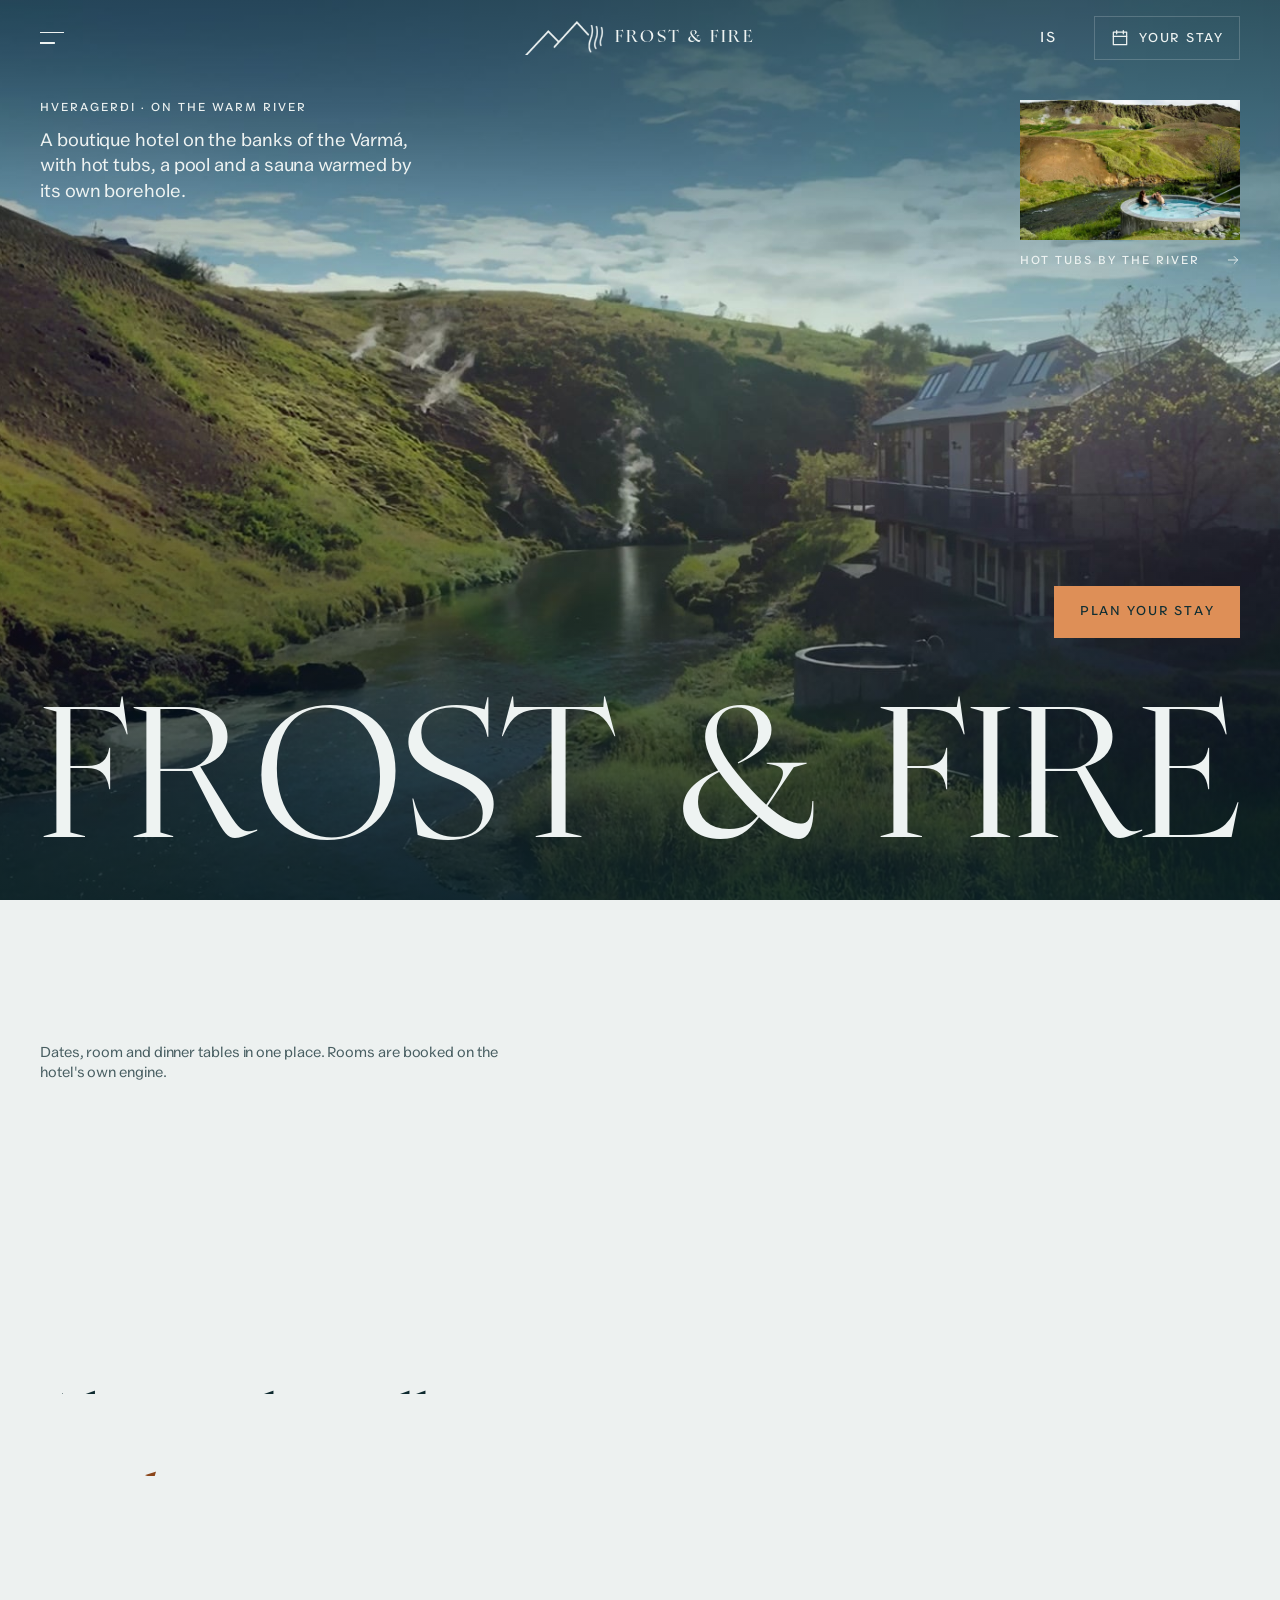
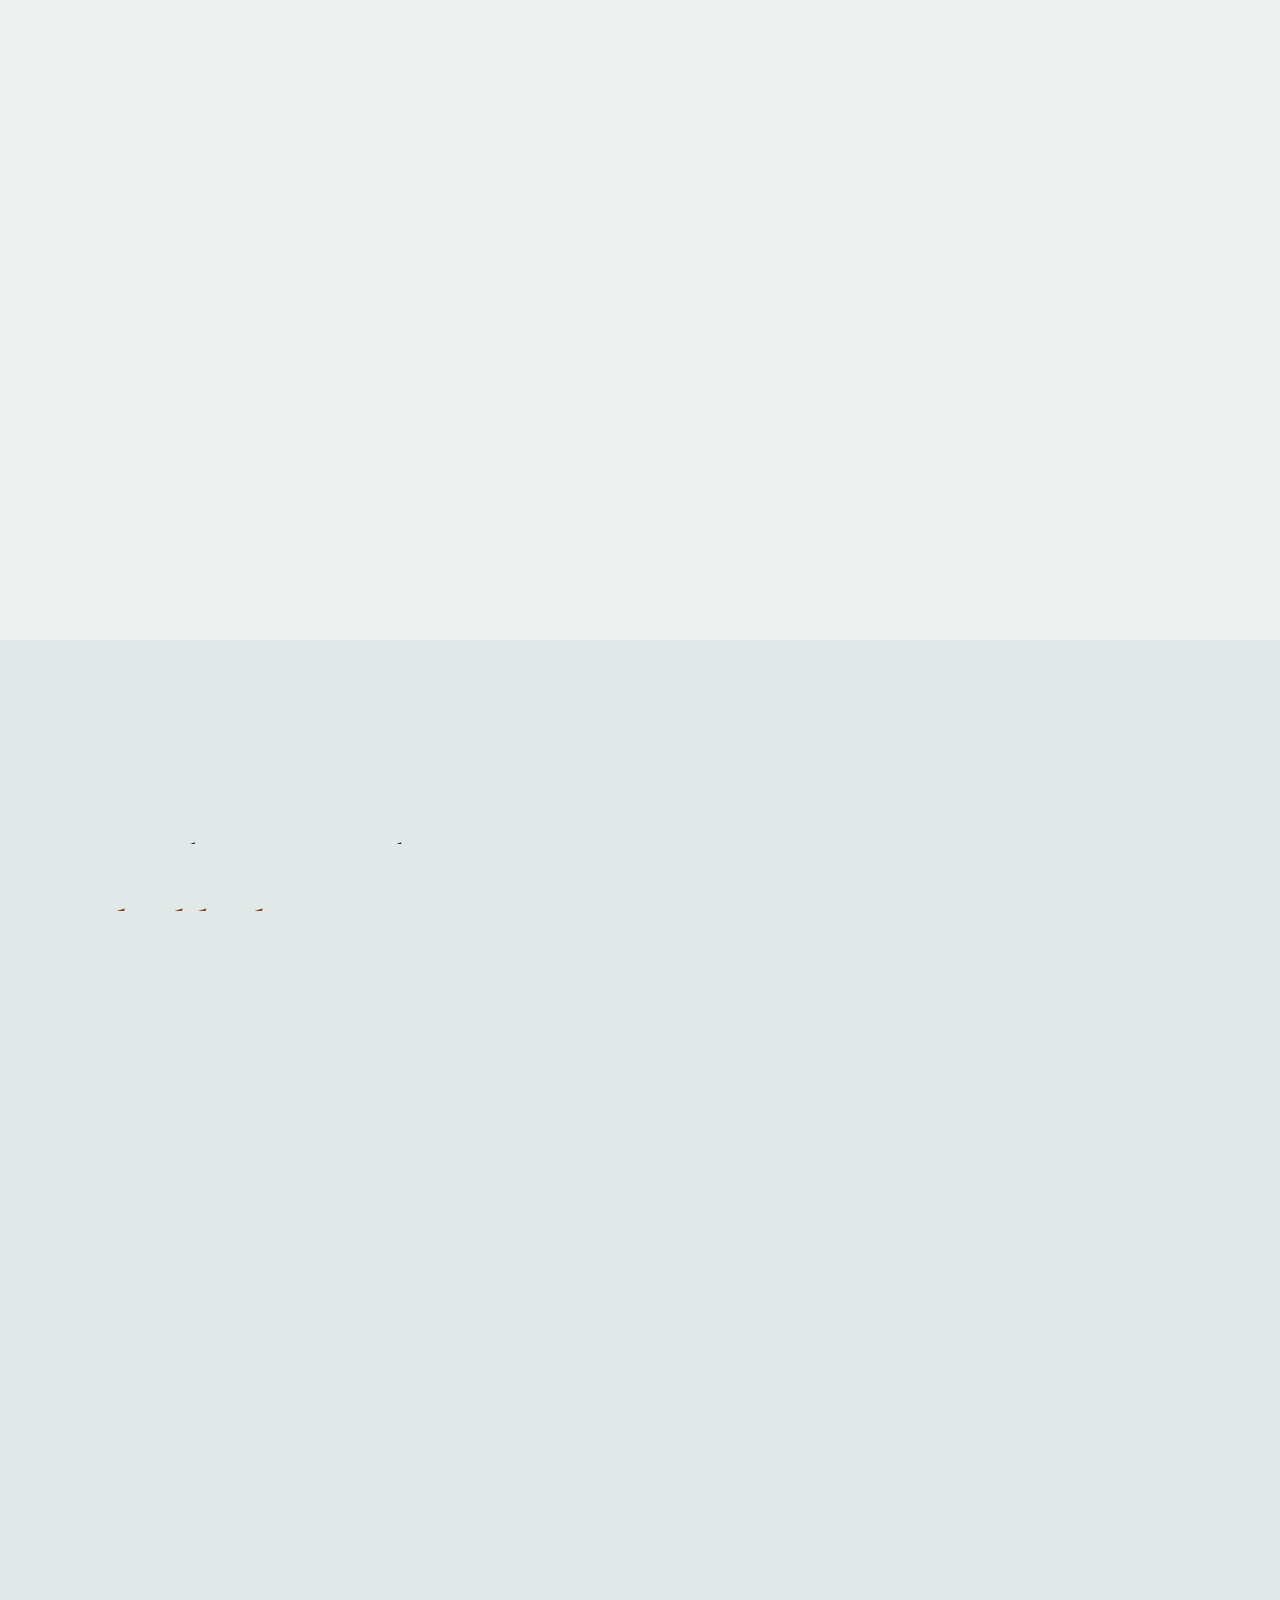
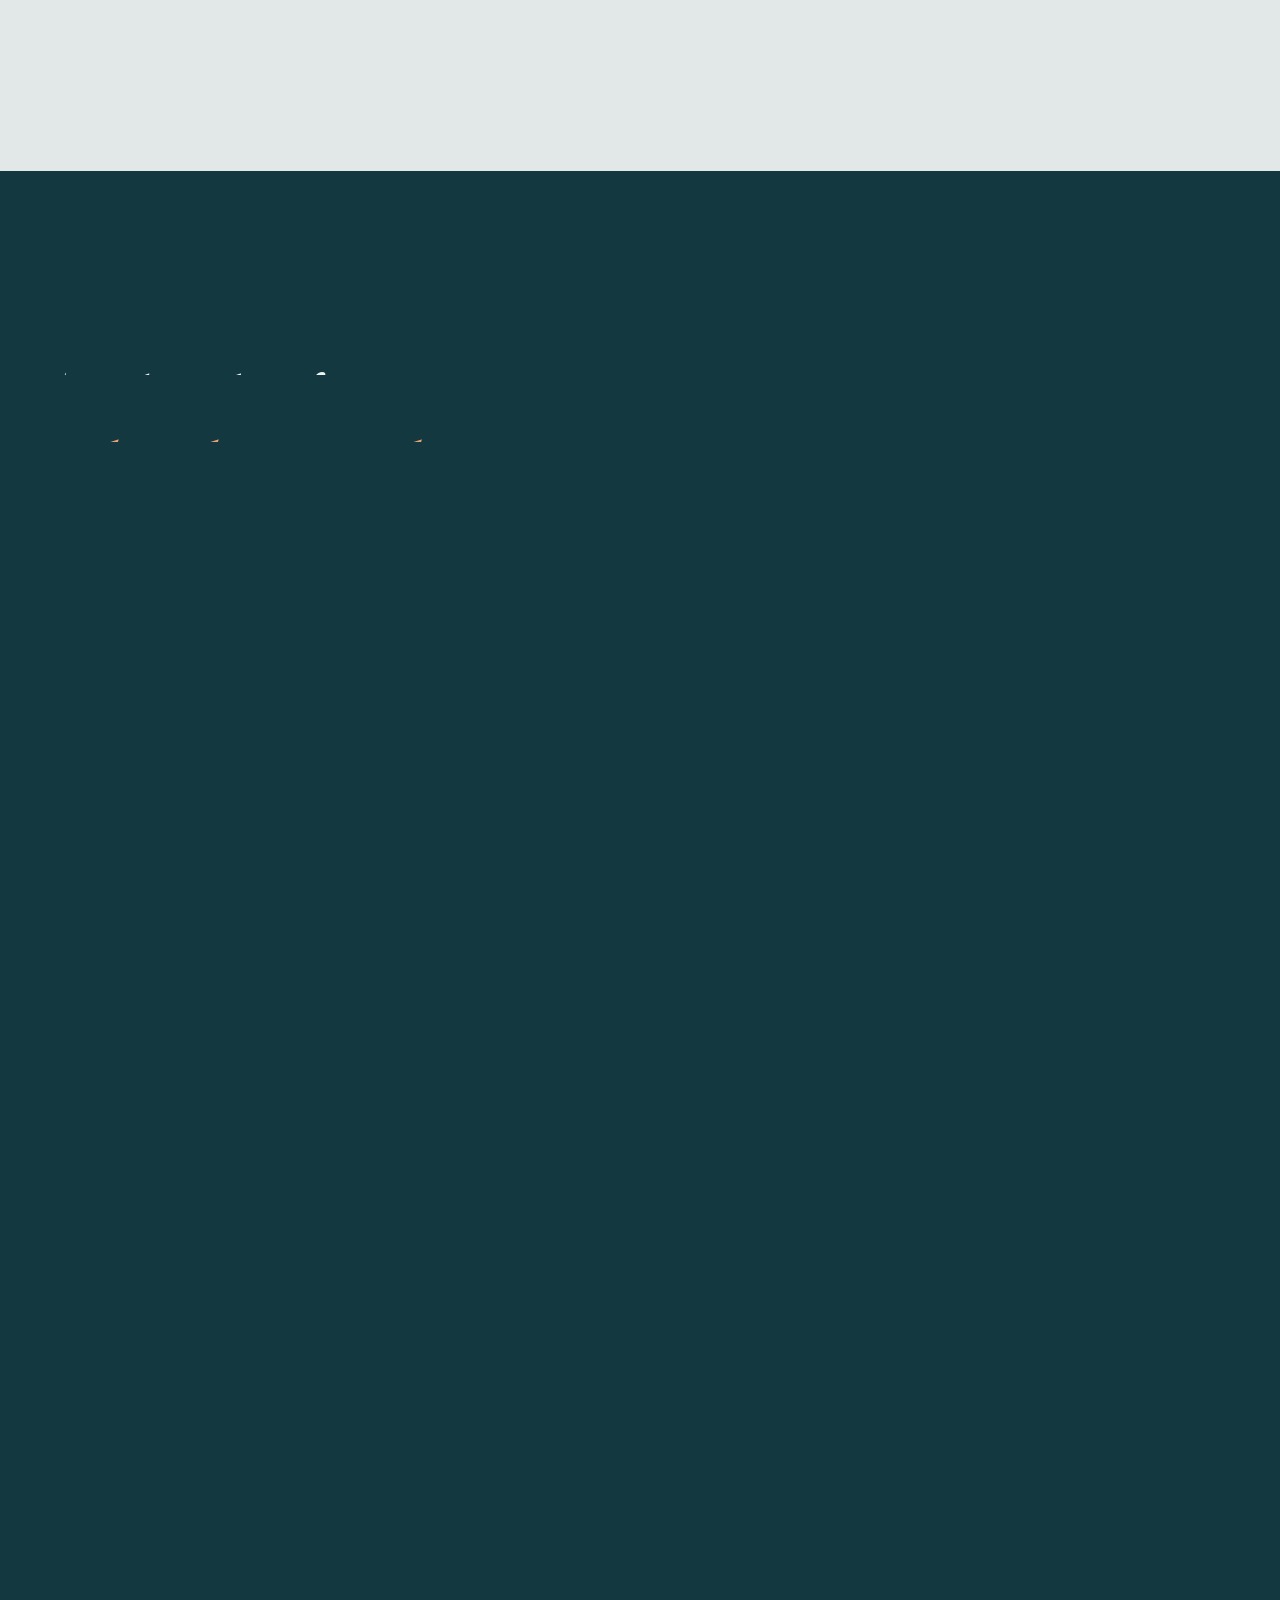
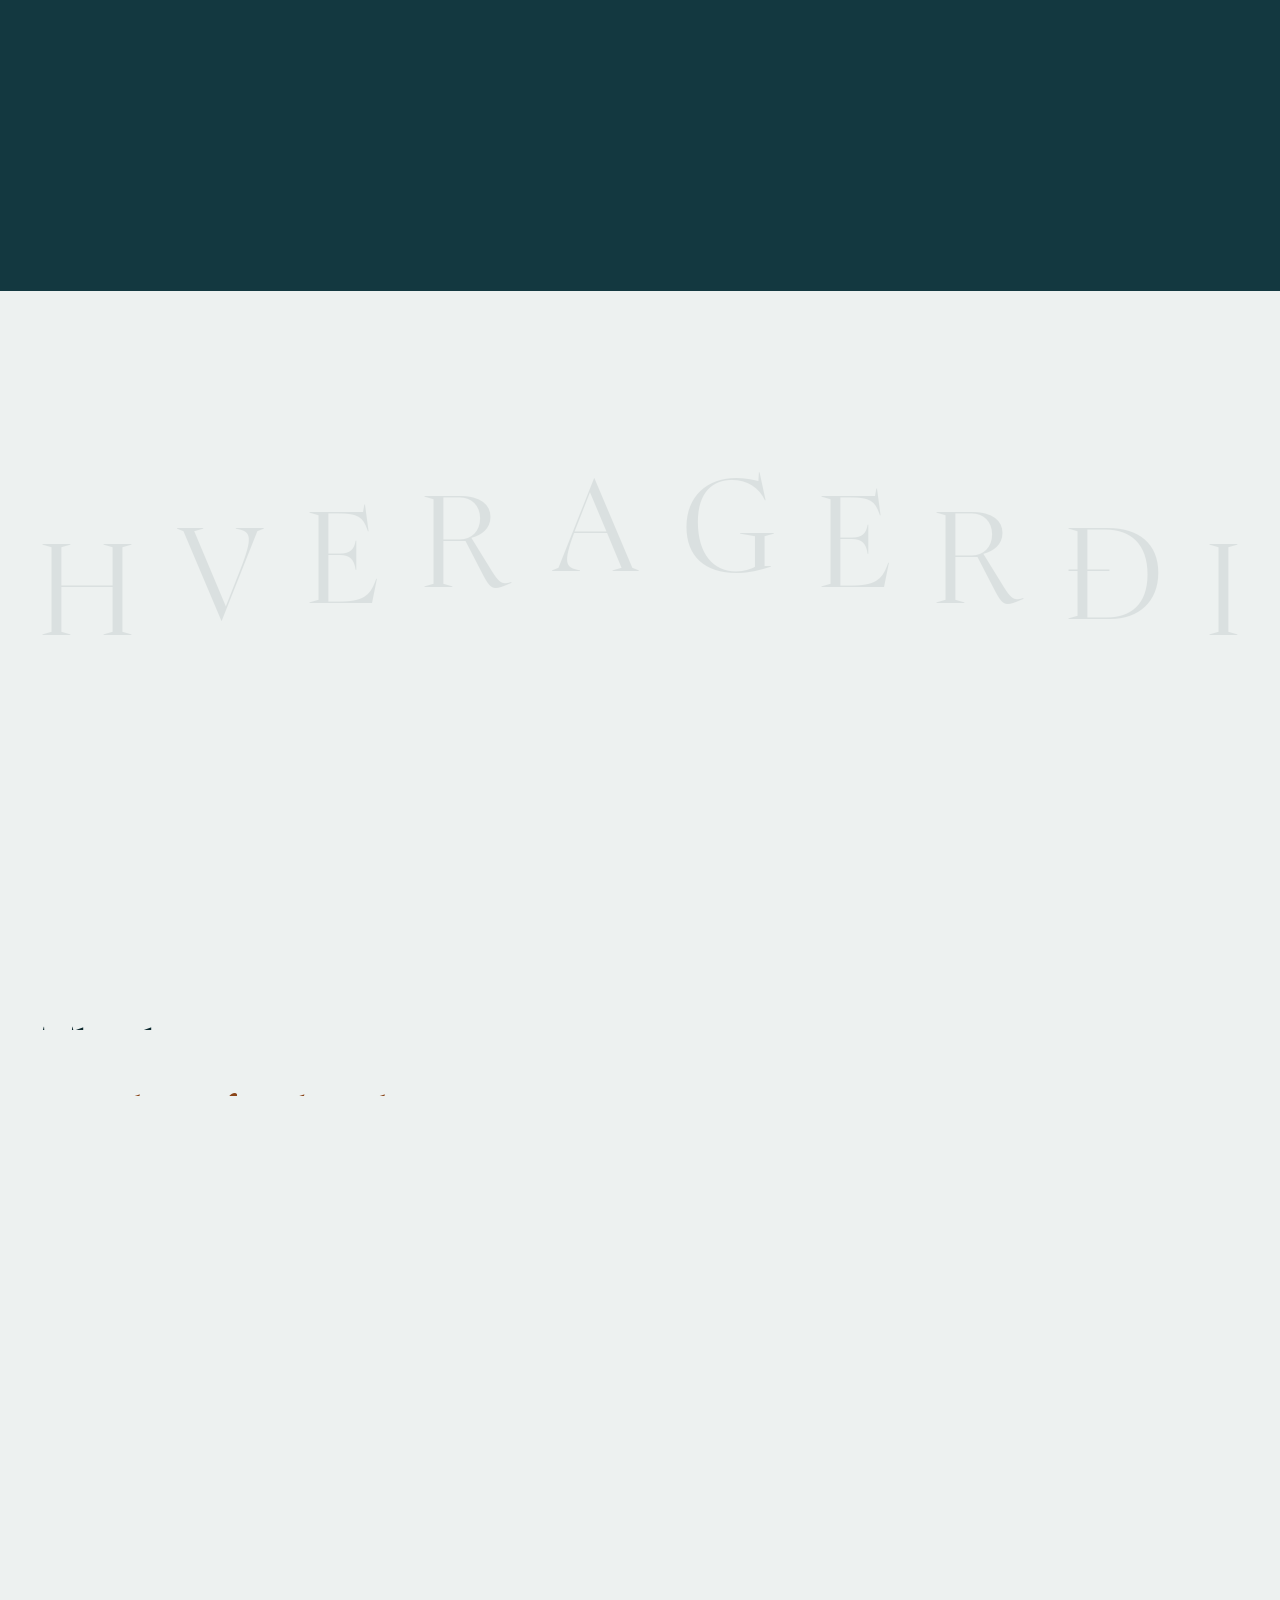
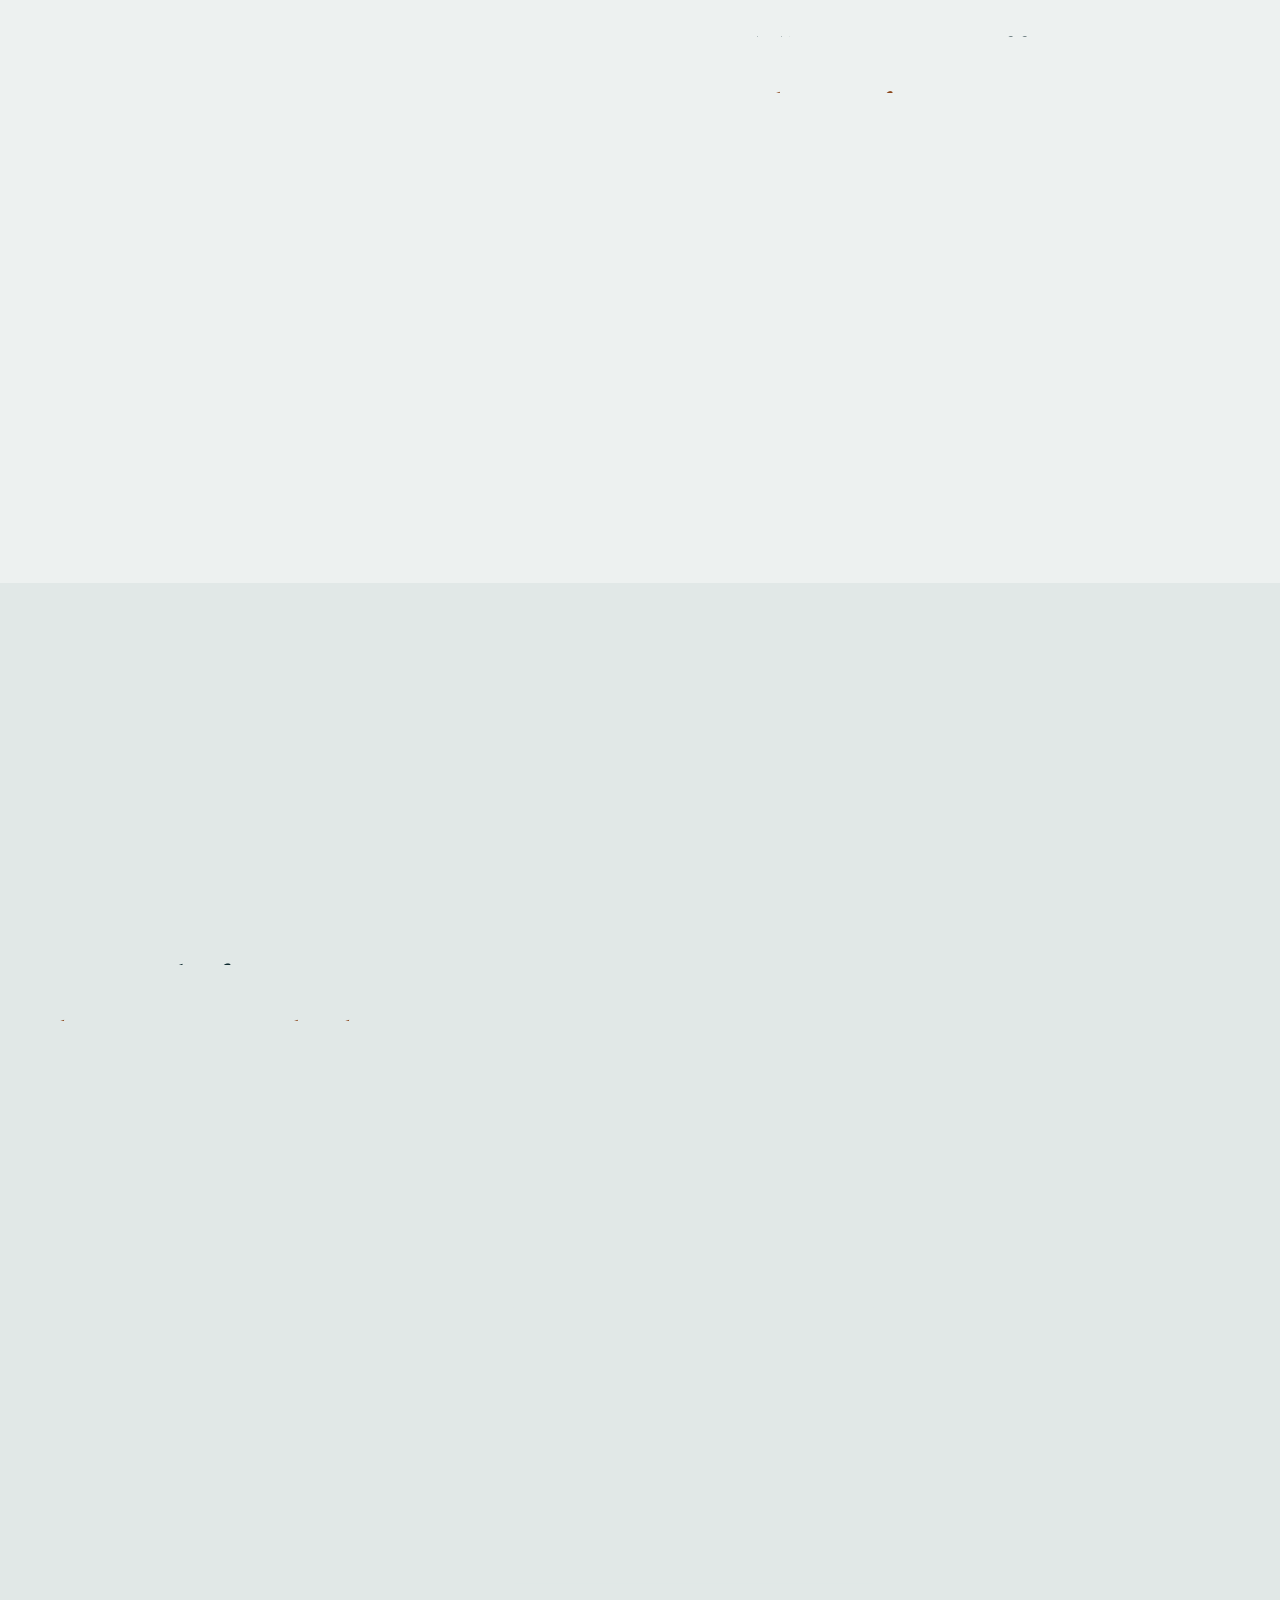
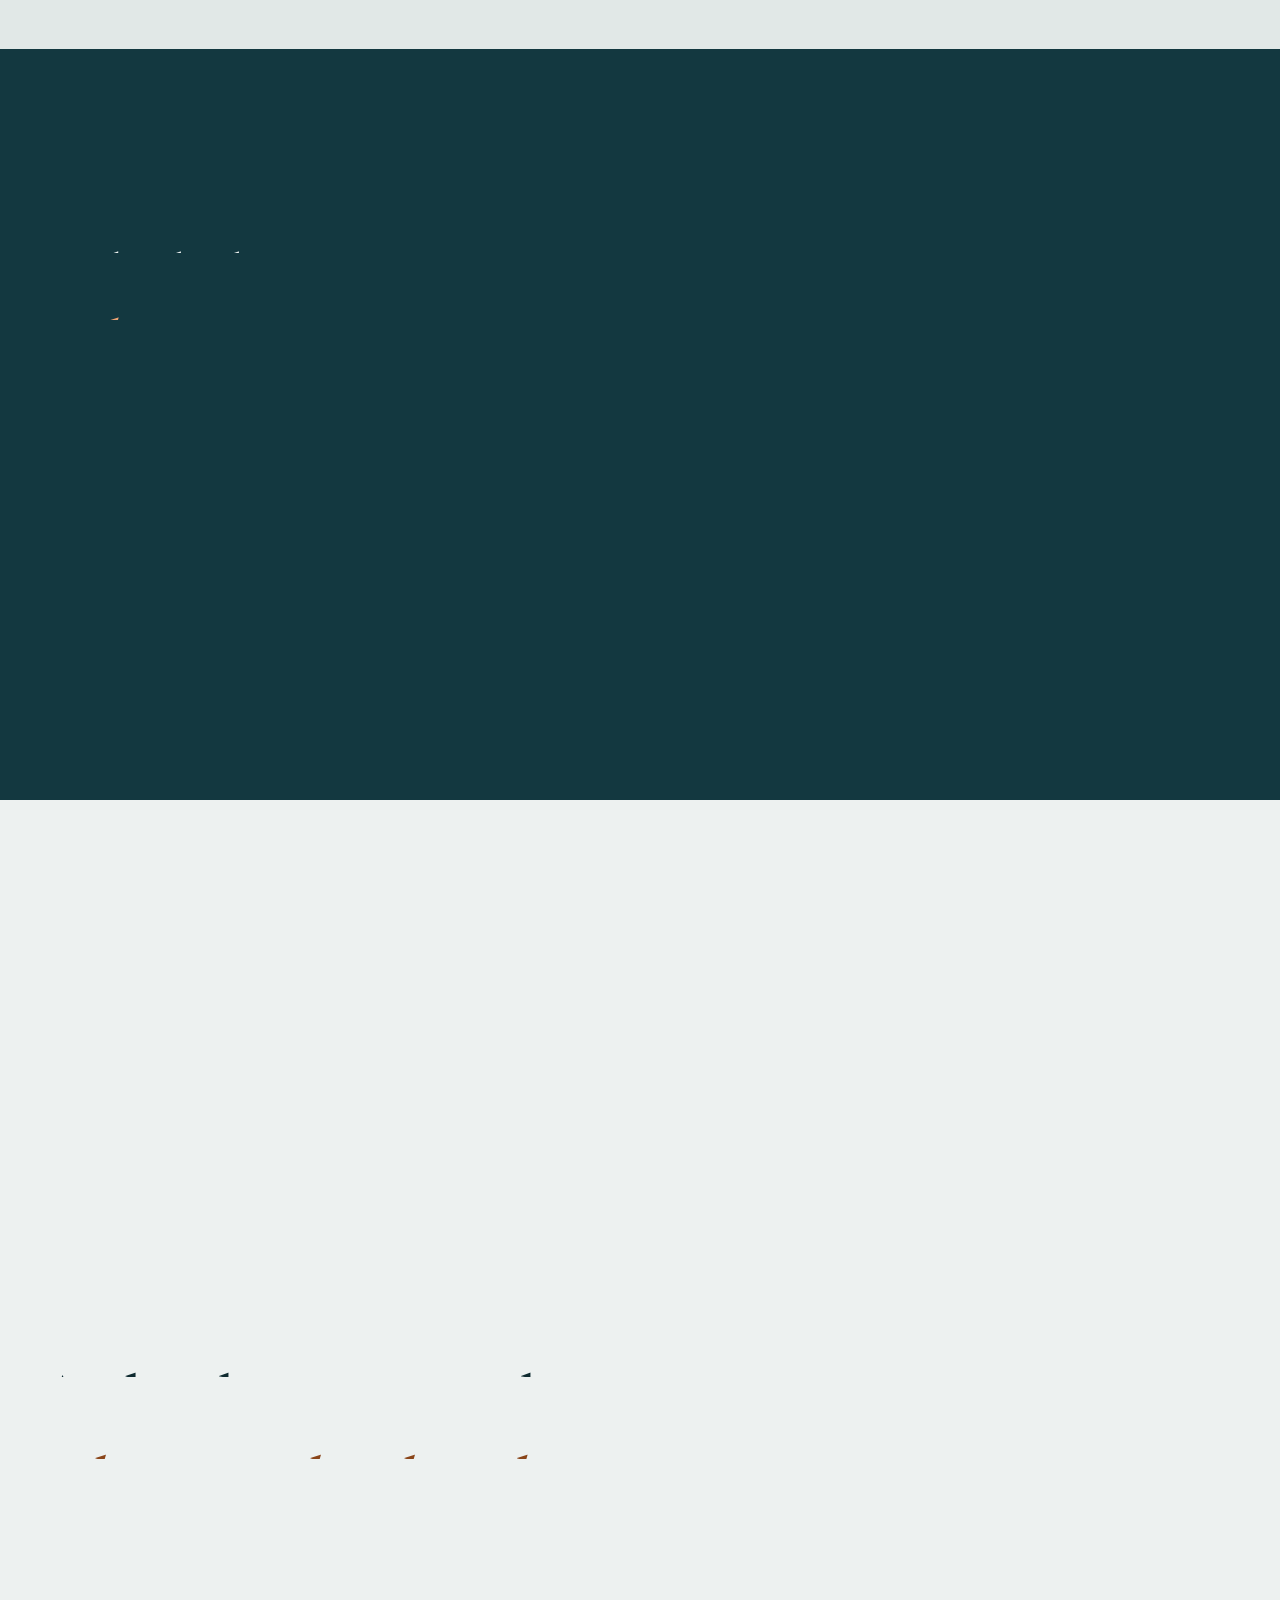
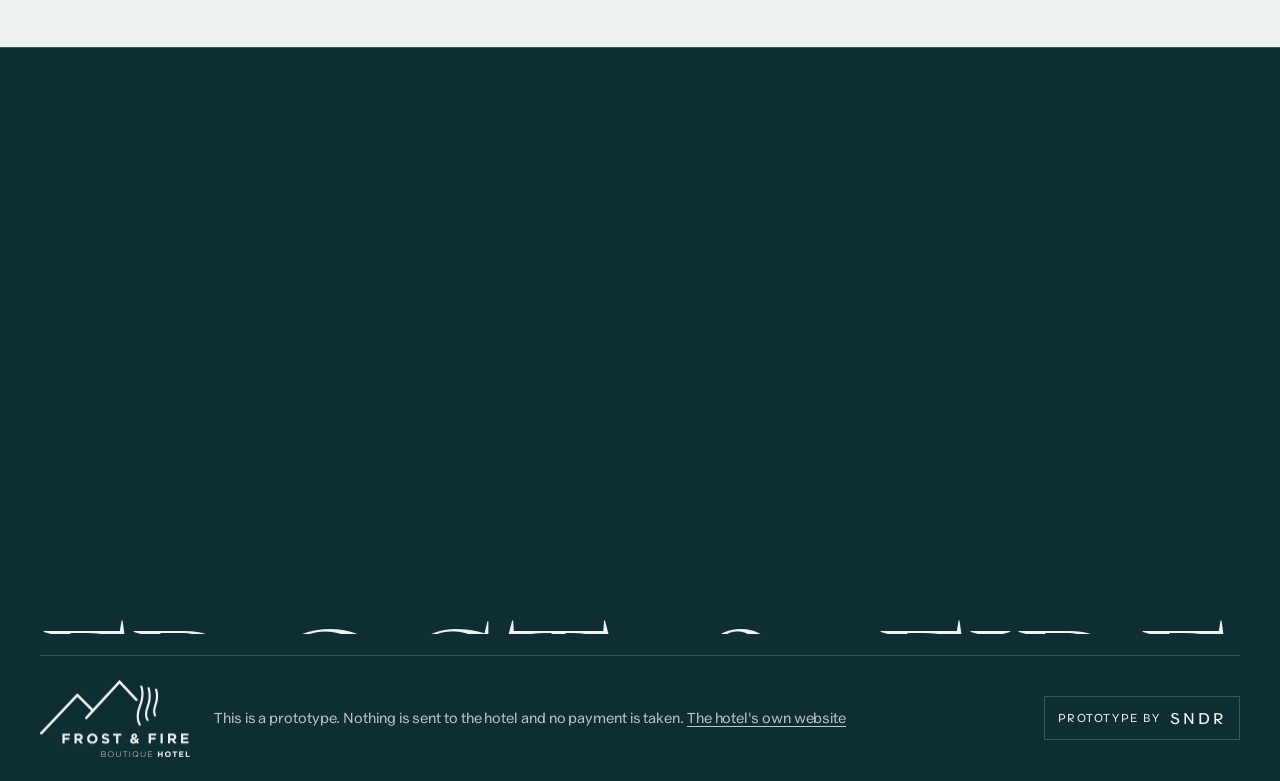
<file: index.html>
<!doctype html><html lang="en"><head><meta charset="utf-8"><meta name="viewport" content="width=device-width, initial-scale=1, viewport-fit=cover"><meta name="robots" content="noindex, nofollow"><meta name="theme-color" content="#EDF1F0"><title>Frost &amp; Fire, boutique hotel on the warm river in Hveragerði</title><meta name="description" content="A boutique hotel on the banks of the Varmá in Hveragerði, with riverside hot tubs, a warm pool and a black stone sauna fed by its own borehole. Breakfast and baths are included with every room."><script>/* focus-guard: a focus ring only for people using a keyboard.

   The bug it ends: a menu, drawer or dialog opens and its FIRST link (or the dialog's close button)
   is outlined, as if it were selected. Cause: opening code calls first.focus(), or <dialog>.showModal()
   focuses the first control by itself. When nothing was focused before, the browser decides the ring is
   wanted. Safari never focuses a button on click and a touch tap never does either, so on iPhone,
   iPad and Safari the very first tap paints the ring. Chrome with a mouse hides it, which is why it
   passes the desktop check and then reappears on Sindri's phone.

   How: remember the last input kind on <html data-input="pointer|key"> and let focus-guard.css drop the
   ring while the last input was a pointer. Keyboard users keep every ring. Load before everything else
   (inline in <head>, ~400 bytes), no dependencies. Doc: _tools/focus-guard/README.md */
(function () {
  var root = document.documentElement;
  function set(v) { if (root.getAttribute('data-input') !== v) root.setAttribute('data-input', v); }
  addEventListener('pointerdown', function () { set('pointer'); }, true);
  addEventListener('keydown', function (e) {
    if (e.key === 'Shift' || e.key === 'Control' || e.key === 'Alt' || e.key === 'Meta') return;
    set('key');
  }, true);
})();
</script><link rel="icon" type="image/png" href="./favicon.png"><link rel="apple-touch-icon" href="./apple-touch-icon.png"><link rel="alternate" hreflang="en" href="./"><link rel="alternate" hreflang="is" href="./is/"><link rel="preload" href="./assets/fonts/NyghtSerif-Light.woff2" as="font" type="font/woff2" crossorigin><link rel="preload" href="./assets/fonts/ValleySans-Regular.woff2" as="font" type="font/woff2" crossorigin><link rel="preload" as="image" type="image/webp" imagesrcset="./assets/img/hero-480.webp 480w, ./assets/img/hero-960.webp 960w, ./assets/img/hero-1440.webp 1440w, ./assets/img/hero-1920.webp 1920w" imagesizes="100vw"><link rel="stylesheet" href="./assets/css/base.css"><link rel="stylesheet" href="./assets/css/site.css"><link rel="stylesheet" href="./assets/css/stay.css"><script>window.FF={"lang":"en","locale":"en-GB","dates":{"wd":["Sun","Mon","Tue","Wed","Thu","Fri","Sat"],"wdLong":["Sunday","Monday","Tuesday","Wednesday","Thursday","Friday","Saturday"],"mo":["Jan","Feb","Mar","Apr","May","Jun","Jul","Aug","Sep","Oct","Nov","Dec"],"moLong":["January","February","March","April","May","June","July","August","September","October","November","December"],"narrow":["M","T","W","T","F","S","S"],"dot":""},"t":{"step1":"Dates","step2":"Evenings","step3":"Review","s1Title":"When are you coming?","s2Title":"Your days at Frost & Fire","s3Title":"Your stay","pickArrival":"Pick your arrival day","to":"to","nights":"Nights","night":"night","guests":"Guests","guestsShort":"guests","guestOne":"guest","room":"Room","roomAny":"Room chosen in the booking engine","roomRate":"Rate from the booking engine","roomRateShort":"From the engine","engineNote":"Room rates and availability come from the hotel's booking engine. In this prototype nothing is reserved.","fewer":"Fewer","more":"More","prevMonth":"Previous month","nextMonth":"Next month","arrivalDay":"Arrival","departureDay":"Departure","day":"Day","addTo":"Add to","time":"Time","sample":"sample","taken":"taken","forGuests":"For how many?","cancel":"Cancel","add":"Add","remove":"Remove","closedShort":"Closed","includedShort":"Included","inOffer":"In the offer","pendingNote":"{item} is added once you have picked your dates.","next1":"Plan the evenings","next2":"Review","pay":"Continue to booking","back":"Back","itemOne":"item","itemMany":"items","noItems":"Breakfast and baths included","offerIncludes":"dinner for two, aperitif, breakfast and baths","pickRoomPrice":"Choose a room for the price","includedLine":"Breakfast, hot tubs, pool and sauna","engineTotal":"Booked on the hotel's engine","tablesTotal":"Dinner tables","handoffNote":"Prototype: on the finished site, Continue opens the hotel's booking engine with these dates and this room, and each dinner table goes to DineOut. Nothing is sent from here.","doneTitle":"This is a prototype","doneBody":"Nothing was sent to the hotel, nothing was saved and no payment was taken. On the finished site the booking engine opens here with your dates and room, and your tables are requested on DineOut.","openEngine":"Open the booking engine","openDine":"Varmá on DineOut","startOver":"Start over","close":"Close","pickDate":"Pick a date","free":"Pay at the restaurant","title":"Your stay","soldOut":"Not available"},"maxGuests":4,"bookUrl":"https://book.frostogfuni.is/","dineUrl":"https://dineout.is/varma","rooms":[{"id":"superior","name":"Superior Double","max":2,"meta":"River view, king bed"},{"id":"standard","name":"Standard River View","max":2,"meta":"Double or twin"},{"id":"garden","name":"Standard Garden View","max":2,"meta":"Double bed, patio"},{"id":"budget","name":"Budget Room","max":2,"meta":"Two twins, smaller"},{"id":"family","name":"Family Room","max":4,"meta":"Up to four"}],"extras":[{"id":"dinner","icon":"dinner","name":"Dinner at Varmá","short":"Dinner","note":"Table only, you pay at the restaurant","times":["17:30","18:00","18:30","19:00","19:30","20:00","20:30"],"perPerson":true,"options":[{"id":"table","label":"Dinner at Varmá","price":0}]},{"id":"baths","icon":"spa","name":"Hot tubs, pool and sauna","short":"Baths","times":[],"includedAll":true,"options":[{"id":"in","label":"","price":0}]},{"id":"breakfast","icon":"sun","name":"Breakfast","short":"Breakfast","times":[],"includedAll":true,"morning":true,"options":[{"id":"in","label":"","price":0}]}],"packages":[{"id":"winter","name":"Winter offer","nights":1,"maxGuests":2,"minGuests":2,"dinner":true,"range":{"from":"2026-10-01","to":"2027-04-30","except":["2026-12-24","2026-12-25","2026-12-26","2026-12-31","2027-01-01"]},"rooms":["budget","standard","superior"],"rules":[{"room":"budget","price":51990},{"room":"standard","price":60990},{"room":"superior","price":68990}]}]}</script><script defer src="./assets/vendor/gsap.min.js"></script><script defer src="./assets/vendor/ScrollTrigger.min.js"></script><script defer src="./assets/vendor/CustomEase.min.js"></script><script type="module" src="./assets/js/main.js"></script></head><body class="page-home"><a class="skip-link" href="#main">Skip to content</a><header class="site-header">
 <button type="button" class="menu-toggle" aria-controls="menu-panel" aria-expanded="false" aria-haspopup="dialog" aria-label="Menu"><span class="burger" aria-hidden="true"><i></i><i></i></span></button>
 <a class="brand" href="./" aria-label="Frost &amp; Fire, home"><span class="brand-mark"><img class="mark-light" src="./assets/logo/mark.png" width="83" height="36" alt=""><img class="mark-ink" src="./assets/logo/mark-ink.png" width="83" height="36" alt=""></span><span class="brand-word" translate="no" aria-hidden="true"><i>F</i><i>r</i><i>o</i><i>s</i><i>t</i><i>&nbsp;</i><i>&amp;</i><i>&nbsp;</i><i>F</i><i>i</i><i>r</i><i>e</i></span></a>
 <div class="header-right"><a class="lang" href="./is/" lang="is" hreflang="is" aria-label="Íslenska">IS</a><button type="button" class="btn-stay" data-stay-open aria-haspopup="dialog" aria-controls="stay-dialog"><svg class="icon" viewBox="0 0 24 24" width="20" height="20" fill="none" stroke="currentColor" stroke-width="1.5" stroke-linecap="round" stroke-linejoin="round" aria-hidden="true" ><rect x="4" y="5" width="16" height="15"/><path d="M4 10h16M8 3v4M16 3v4"/></svg><span>Your stay</span><b data-stay-count hidden></b></button></div>
</header>
<dialog class="menu-panel" id="menu-panel" aria-label="Menu" tabindex="-1">
 <div class="menu-curtain menu-curtain--lead" aria-hidden="true"></div><div class="menu-curtain" aria-hidden="true"></div>
 <div class="menu-top"><button type="button" class="menu-close" aria-label="Close"><span class="burger" aria-hidden="true"><i></i><i></i></span></button><a class="brand" href="./" aria-label="Frost &amp; Fire, home"><span class="brand-mark"><img class="mark-light" src="./assets/logo/mark.png" width="83" height="36" alt=""><img class="mark-ink" src="./assets/logo/mark-ink.png" width="83" height="36" alt=""></span><span class="brand-word" translate="no" aria-hidden="true"><i>F</i><i>r</i><i>o</i><i>s</i><i>t</i><i>&nbsp;</i><i>&amp;</i><i>&nbsp;</i><i>F</i><i>i</i><i>r</i><i>e</i></span></a><span></span></div>
 <div class="menu-body">
  <nav aria-label="Main navigation"><a href="./rooms/" data-menu="rooms" ><span class="menu-num" aria-hidden="true">01</span><span class="menu-mask"><span class="menu-word">Rooms</span></span></a><a href="./baths/" data-menu="wellness" ><span class="menu-num" aria-hidden="true">02</span><span class="menu-mask"><span class="menu-word">Baths</span></span></a><a href="./offers/" data-menu="packages" ><span class="menu-num" aria-hidden="true">03</span><span class="menu-mask"><span class="menu-word">Offers</span></span></a><a href="./restaurant/" data-menu="restaurant" ><span class="menu-num" aria-hidden="true">04</span><span class="menu-mask"><span class="menu-word">Restaurant</span></span></a><a href="./surroundings/" data-menu="location" ><span class="menu-num" aria-hidden="true">05</span><span class="menu-mask"><span class="menu-word">Surroundings</span></span></a></nav>
  <div class="menu-photo" aria-hidden="true"><div class="menu-photo-frame"><div class="menu-shot is-on" data-shot="home"><picture><source type="image/webp" srcset="./assets/img/dusk-480.webp 480w, ./assets/img/dusk-960.webp 960w" sizes="(max-width:1023px) 1px, 34vw"><img src="./assets/img/dusk-960.jpg" srcset="./assets/img/dusk-480.jpg 480w, ./assets/img/dusk-960.jpg 960w" sizes="(max-width:1023px) 1px, 34vw" width="1000" height="667" alt="" loading="lazy"  decoding="async"></picture></div><div class="menu-shot" data-shot="rooms"><picture><source type="image/webp" srcset="./assets/img/superior-480.webp 480w, ./assets/img/superior-960.webp 960w" sizes="(max-width:1023px) 1px, 34vw"><img src="./assets/img/superior-960.jpg" srcset="./assets/img/superior-480.jpg 480w, ./assets/img/superior-960.jpg 960w" sizes="(max-width:1023px) 1px, 34vw" width="1000" height="667" alt="" loading="lazy"  decoding="async"></picture></div><div class="menu-shot" data-shot="wellness"><picture><source type="image/webp" srcset="./assets/img/hottubs-480.webp 480w, ./assets/img/hottubs-960.webp 960w" sizes="(max-width:1023px) 1px, 34vw"><img src="./assets/img/hottubs-960.jpg" srcset="./assets/img/hottubs-480.jpg 480w, ./assets/img/hottubs-960.jpg 960w" sizes="(max-width:1023px) 1px, 34vw" width="1000" height="667" alt="" loading="lazy"  decoding="async"></picture></div><div class="menu-shot" data-shot="packages"><picture><source type="image/webp" srcset="./assets/img/snow-480.webp 480w, ./assets/img/snow-960.webp 960w" sizes="(max-width:1023px) 1px, 34vw"><img src="./assets/img/snow-960.jpg" srcset="./assets/img/snow-480.jpg 480w, ./assets/img/snow-960.jpg 960w" sizes="(max-width:1023px) 1px, 34vw" width="1000" height="666" alt="" loading="lazy"  decoding="async"></picture></div><div class="menu-shot" data-shot="restaurant"><picture><source type="image/webp" srcset="./assets/img/conservatory-480.webp 480w, ./assets/img/conservatory-960.webp 960w" sizes="(max-width:1023px) 1px, 34vw"><img src="./assets/img/conservatory-960.jpg" srcset="./assets/img/conservatory-480.jpg 480w, ./assets/img/conservatory-960.jpg 960w" sizes="(max-width:1023px) 1px, 34vw" width="1000" height="667" alt="" loading="lazy"  decoding="async"></picture></div><div class="menu-shot" data-shot="location"><picture><source type="image/webp" srcset="./assets/img/steam-480.webp 480w, ./assets/img/steam-960.webp 960w" sizes="(max-width:1023px) 1px, 34vw"><img src="./assets/img/steam-960.jpg" srcset="./assets/img/steam-480.jpg 480w, ./assets/img/steam-960.jpg 960w" sizes="(max-width:1023px) 1px, 34vw" width="1000" height="667" alt="" loading="lazy"  decoding="async"></picture></div></div></div>
 </div>
 <div class="menu-foot"><p class="small">Hverhamar · 810 Hveragerði</p><a href="tel:+3544834959">+354 483 4959</a><a href="mailto:info@frostandfire.is">info@frostandfire.is</a><a class="lang" href="./is/" lang="is" hreflang="is" aria-label="Íslenska">IS</a></div>
</dialog><main id="main">
<section class="hero" id="top" aria-labelledby="hero-title">
 <div class="hero-drift"><div class="hero-photo"><video class="hero-video" autoplay muted loop playsinline preload="metadata" poster="./assets/img/hero-1920.jpg" aria-label="Drone film along the Varmá river towards Frost &amp; Fire, with steam rising from the hillside"><source src="./assets/video/hero-720.mp4" type="video/mp4" media="(max-width: 900px)"><source src="./assets/video/hero.mp4" type="video/mp4"></video></div></div><div class="hero-shade"></div>
 <div class="hero-intro"><p class="eyebrow">Hveragerði · On the warm river</p><p class="hero-line">A boutique hotel on the banks of the Varmá, with hot tubs, a pool and a sauna warmed by its own borehole.</p></div>
 <a class="hero-thumb" href="./baths/"><picture><source type="image/webp" srcset="./assets/img/thumb-480.webp 480w, ./assets/img/thumb-960.webp 960w" sizes="220px"><img src="./assets/img/thumb-960.jpg" srcset="./assets/img/thumb-480.jpg 480w, ./assets/img/thumb-960.jpg 960w" sizes="220px" width="1000" height="667" alt="Guests in a riverside hot tub" loading="lazy"  decoding="async"></picture><span class="eyebrow">Hot tubs by the river<svg class="icon" viewBox="0 0 24 24" width="20" height="20" fill="none" stroke="currentColor" stroke-width="1.5" stroke-linecap="round" stroke-linejoin="round" aria-hidden="true" ><path d="M4 12h16M14 6l6 6-6 6"/></svg></span></a>
 <div class="hero-cta"><button type="button" class="btn-primary btn-primary--accent" data-stay-open aria-haspopup="dialog" aria-controls="stay-dialog" aria-label="Plan your stay"><span class="btn-label" aria-hidden="true"><span class="btn-letter" style="--i:0" data-char="P">P</span><span class="btn-letter" style="--i:1" data-char="l">l</span><span class="btn-letter" style="--i:2" data-char="a">a</span><span class="btn-letter" style="--i:3" data-char="n">n</span><span class="btn-letter" style="--i:4" data-char=" "> </span><span class="btn-letter" style="--i:5" data-char="y">y</span><span class="btn-letter" style="--i:6" data-char="o">o</span><span class="btn-letter" style="--i:7" data-char="u">u</span><span class="btn-letter" style="--i:8" data-char="r">r</span><span class="btn-letter" style="--i:9" data-char=" "> </span><span class="btn-letter" style="--i:10" data-char="s">s</span><span class="btn-letter" style="--i:11" data-char="t">t</span><span class="btn-letter" style="--i:12" data-char="a">a</span><span class="btn-letter" style="--i:13" data-char="y">y</span></span></button></div>
 <div class="wordmark-drift"><h1 class="wordmark" id="hero-title" aria-label="Frost &amp; Fire" translate="no"><span class="fit-line fit-wide" aria-hidden="true"><span>F</span><span>R</span><span>O</span><span>S</span><span>T</span><span class="sp">&nbsp;</span><span>&</span><span class="sp">&nbsp;</span><span>F</span><span>I</span><span>R</span><span>E</span></span><span class="fit-line fit-narrow" aria-hidden="true"><span>F</span><span>R</span><span>O</span><span>S</span><span>T</span></span><span class="fit-line fit-narrow" aria-hidden="true"><span>&</span><span class="sp">&nbsp;</span><span>F</span><span>I</span><span>R</span><span>E</span></span></h1></div>
</section>
<section class="starter-band" aria-label="Your stay"><div class="wrap"><div class="reveal"><div class="starter" data-rise>
 <button type="button" class="starter-cell starter-date" data-stay-open aria-haspopup="dialog" aria-controls="stay-dialog" data-stay-step="1"><span class="eyebrow"><svg class="icon" viewBox="0 0 24 24" width="20" height="20" fill="none" stroke="currentColor" stroke-width="1.5" stroke-linecap="round" stroke-linejoin="round" aria-hidden="true" ><rect x="4" y="5" width="16" height="15"/><path d="M4 10h16M8 3v4M16 3v4"/></svg>Arrival</span><b data-starter-arrival>Pick a date</b></button>
 <div class="starter-cell" data-starter="nights"><span class="eyebrow"><svg class="icon" viewBox="0 0 24 24" width="20" height="20" fill="none" stroke="currentColor" stroke-width="1.5" stroke-linecap="round" stroke-linejoin="round" aria-hidden="true" ><path d="M20 14.5A8 8 0 0 1 9.5 4 8 8 0 1 0 20 14.5z"/></svg>Nights</span><div class="stepper"><button type="button" class="step-btn" data-starter-step="-1" aria-label="Fewer Nights"><svg class="icon" viewBox="0 0 24 24" width="20" height="20" fill="none" stroke="currentColor" stroke-width="1.5" stroke-linecap="round" stroke-linejoin="round" aria-hidden="true" ><path d="M5 12h14"/></svg></button><output aria-live="polite">2</output><button type="button" class="step-btn" data-starter-step="1" aria-label="More Nights"><svg class="icon" viewBox="0 0 24 24" width="20" height="20" fill="none" stroke="currentColor" stroke-width="1.5" stroke-linecap="round" stroke-linejoin="round" aria-hidden="true" ><path d="M12 5v14M5 12h14"/></svg></button></div></div>
 <div class="starter-cell" data-starter="guests"><span class="eyebrow"><svg class="icon" viewBox="0 0 24 24" width="20" height="20" fill="none" stroke="currentColor" stroke-width="1.5" stroke-linecap="round" stroke-linejoin="round" aria-hidden="true" ><circle cx="9" cy="8" r="3"/><path d="M3 20c0-3.3 2.7-6 6-6s6 2.7 6 6"/><path d="M16 5.2a3 3 0 0 1 0 5.6M18 14.5c1.8.9 3 2.9 3 5.5"/></svg>Guests</span><div class="stepper"><button type="button" class="step-btn" data-starter-step="-1" aria-label="Fewer Guests"><svg class="icon" viewBox="0 0 24 24" width="20" height="20" fill="none" stroke="currentColor" stroke-width="1.5" stroke-linecap="round" stroke-linejoin="round" aria-hidden="true" ><path d="M5 12h14"/></svg></button><output aria-live="polite">2</output><button type="button" class="step-btn" data-starter-step="1" aria-label="More Guests"><svg class="icon" viewBox="0 0 24 24" width="20" height="20" fill="none" stroke="currentColor" stroke-width="1.5" stroke-linecap="round" stroke-linejoin="round" aria-hidden="true" ><path d="M12 5v14M5 12h14"/></svg></button></div></div>
 <div class="starter-cell starter-go"><button type="button" class="btn-primary btn-primary--accent" data-stay-open aria-haspopup="dialog" aria-controls="stay-dialog" data-stay-step="1" aria-label="Plan your stay"><span class="btn-label" aria-hidden="true"><span class="btn-letter" style="--i:0" data-char="P">P</span><span class="btn-letter" style="--i:1" data-char="l">l</span><span class="btn-letter" style="--i:2" data-char="a">a</span><span class="btn-letter" style="--i:3" data-char="n">n</span><span class="btn-letter" style="--i:4" data-char=" "> </span><span class="btn-letter" style="--i:5" data-char="y">y</span><span class="btn-letter" style="--i:6" data-char="o">o</span><span class="btn-letter" style="--i:7" data-char="u">u</span><span class="btn-letter" style="--i:8" data-char="r">r</span><span class="btn-letter" style="--i:9" data-char=" "> </span><span class="btn-letter" style="--i:10" data-char="s">s</span><span class="btn-letter" style="--i:11" data-char="t">t</span><span class="btn-letter" style="--i:12" data-char="a">a</span><span class="btn-letter" style="--i:13" data-char="y">y</span></span></button></div>
</div></div><p class="starter-note small muted">Dates, room and dinner tables in one place. Rooms are booked on the hotel's own engine.</p></div></section>
<section class="intro" id="hotel" aria-labelledby="intro-title"><div class="wrap intro-grid">
 <div class="intro-copy"><div class="reveal "><div data-rise><p class="eyebrow">Boutique hotel · Hveragerði</p></div></div><h2 data-heading id="intro-title" class="h1"><span class="line"><span>Above the village,</span></span><span class="line"><em>on the warm river</em></span></h2><div class="reveal "><div data-rise><p>Frost & Fire sits in the geothermal foothills above Hveragerði, on the banks of the Varmá river and steps from the village. Every room has its own entrance, so the baths are a few steps away whenever they are open.</p></div></div>
  <div class="reveal "><div data-rise><dl class="facts"><div><dt>12 m</dt><dd>warm lap pool, open with the seasons</dd></div><div><dt>18 °C</dt><dd>the Varmá can reach in summer</dd></div><div><dt>8 to 10</dt><dd>breakfast, every day</dd></div><div><dt>1 h 15</dt><dd>walk to the bathing river in Reykjadalur</dd></div></dl></div></div></div>
 <div class="collage" data-sweep><div class="collage-large" data-drift="-3,3"><div class="photo-frame "><picture><source type="image/webp" srcset="./assets/img/intro-480.webp 480w, ./assets/img/intro-960.webp 960w" sizes="(max-width:767px) 90vw, 47vw"><img src="./assets/img/intro-960.jpg" srcset="./assets/img/intro-480.jpg 480w, ./assets/img/intro-960.jpg 960w" sizes="(max-width:767px) 90vw, 47vw" width="1000" height="667" alt="Frost &amp; Fire on the bend of the Varmá at dusk" loading="lazy"  decoding="async"></picture></div></div><div class="collage-small" data-drift="8,-8"><div class="photo-frame "><picture><source type="image/webp" srcset="./assets/img/exterior-480.webp 480w, ./assets/img/exterior-960.webp 960w" sizes="(max-width:767px) 56vw, 30vw"><img src="./assets/img/exterior-960.jpg" srcset="./assets/img/exterior-480.jpg 480w, ./assets/img/exterior-960.jpg 960w" sizes="(max-width:767px) 56vw, 30vw" width="1000" height="667" alt="The restaurant at Frost &amp; Fire in the evening" loading="lazy"  decoding="async"></picture></div></div></div>
</div></section>
<section class="extras tint" id="baths" aria-labelledby="extras-title"><div class="wrap">
 <div class="section-head"><div class="reveal "><div data-rise><p class="eyebrow">Included with every room</p></div></div><h2 data-heading id="extras-title"><span class="line"><span>Hot tubs, a pool</span></span><span class="line"><em>and a black stone sauna</em></span></h2><div class="reveal "><div data-rise><p class="muted">All warmed by geothermal water from the hotel's own borehole. Nothing to book: they come with the room.</p></div></div></div>
 <div class="card-grid card-grid--4 rail" data-cards><article class="card extra-card"><a class="card-media" href="./baths/#hottubs" tabindex="-1" aria-hidden="true"><picture><source type="image/webp" srcset="./assets/img/hottubs-480.webp 480w, ./assets/img/hottubs-960.webp 960w" sizes="(max-width:767px) 82vw, (max-width:1023px) 46vw, 23vw"><img src="./assets/img/hottubs-960.jpg" srcset="./assets/img/hottubs-480.jpg 480w, ./assets/img/hottubs-960.jpg 960w" sizes="(max-width:767px) 82vw, (max-width:1023px) 46vw, 23vw" width="1000" height="667" alt="The round hot tub on the river bank below the steaming hillside" loading="lazy"  decoding="async"></picture></a><h3>Hot tubs</h3><p class="card-tag">Right on the riverside</p><ul class="chip-row"><li class="chip chip--accent">Included</li><li class="chip">Geothermal</li></ul><div class="card-actions"><a class="btn-text " href="./baths/#hottubs" >About the baths<svg class="icon" viewBox="0 0 24 24" width="20" height="20" fill="none" stroke="currentColor" stroke-width="1.5" stroke-linecap="round" stroke-linejoin="round" aria-hidden="true" ><path d="M4 12h16M14 6l6 6-6 6"/></svg></a></div></article><article class="card extra-card"><a class="card-media" href="./baths/#pool" tabindex="-1" aria-hidden="true"><picture><source type="image/webp" srcset="./assets/img/pool-480.webp 480w, ./assets/img/pool-960.webp 960w" sizes="(max-width:767px) 82vw, (max-width:1023px) 46vw, 23vw"><img src="./assets/img/pool-960.jpg" srcset="./assets/img/pool-480.jpg 480w, ./assets/img/pool-960.jpg 960w" sizes="(max-width:767px) 82vw, (max-width:1023px) 46vw, 23vw" width="1000" height="667" alt="The warm lap pool in the hotel garden" loading="lazy"  decoding="async"></picture></a><h3>Swimming pool</h3><p class="card-tag">Twelve warm metres</p><ul class="chip-row"><li class="chip chip--accent">Included</li><li class="chip">May close in bad weather</li></ul><div class="card-actions"><a class="btn-text " href="./baths/#pool" >About the baths<svg class="icon" viewBox="0 0 24 24" width="20" height="20" fill="none" stroke="currentColor" stroke-width="1.5" stroke-linecap="round" stroke-linejoin="round" aria-hidden="true" ><path d="M4 12h16M14 6l6 6-6 6"/></svg></a></div></article><article class="card extra-card"><a class="card-media" href="./baths/#sauna" tabindex="-1" aria-hidden="true"><picture><source type="image/webp" srcset="./assets/img/sauna-480.webp 480w, ./assets/img/sauna-960.webp 960w" sizes="(max-width:767px) 82vw, (max-width:1023px) 46vw, 23vw"><img src="./assets/img/sauna-960.jpg" srcset="./assets/img/sauna-480.jpg 480w, ./assets/img/sauna-960.jpg 960w" sizes="(max-width:767px) 82vw, (max-width:1023px) 46vw, 23vw" width="1000" height="667" alt="Candles, a wooden bucket and ladle in the black stone sauna" loading="lazy"  decoding="async"></picture></a><h3>Sauna</h3><p class="card-tag">Black stone and wooden benches</p><ul class="chip-row"><li class="chip chip--accent">Included</li></ul><div class="card-actions"><a class="btn-text " href="./baths/#sauna" >About the baths<svg class="icon" viewBox="0 0 24 24" width="20" height="20" fill="none" stroke="currentColor" stroke-width="1.5" stroke-linecap="round" stroke-linejoin="round" aria-hidden="true" ><path d="M4 12h16M14 6l6 6-6 6"/></svg></a></div></article><article class="card extra-card"><a class="card-media" href="./baths/#river" tabindex="-1" aria-hidden="true"><picture><source type="image/webp" srcset="./assets/img/river-480.webp 480w, ./assets/img/river-960.webp 960w, ./assets/img/river-1280.webp 1280w" sizes="(max-width:767px) 82vw, (max-width:1023px) 46vw, 23vw"><img src="./assets/img/river-960.jpg" srcset="./assets/img/river-480.jpg 480w, ./assets/img/river-960.jpg 960w, ./assets/img/river-1280.jpg 1280w" sizes="(max-width:767px) 82vw, (max-width:1023px) 46vw, 23vw" width="1280" height="720" alt="The Varmá river below the hotel at dusk" loading="lazy"  decoding="async"></picture></a><h3>The warm river</h3><p class="card-tag">Fed by hot springs</p><ul class="chip-row"><li class="chip">Around 18 °C in summer</li></ul><div class="card-actions"><a class="btn-text " href="./baths/#river" >About the baths<svg class="icon" viewBox="0 0 24 24" width="20" height="20" fill="none" stroke="currentColor" stroke-width="1.5" stroke-linecap="round" stroke-linejoin="round" aria-hidden="true" ><path d="M4 12h16M14 6l6 6-6 6"/></svg></a></div></article></div>
</div></section>
<section class="rooms on-steam on-steam-2" id="rooms" aria-labelledby="rooms-title"><div class="wrap">
 <div class="section-head"><div class="reveal "><div data-rise><p class="eyebrow">Rooms</p></div></div><h2 data-heading id="rooms-title"><span class="line"><span>Five kinds of rooms,</span></span><span class="line"><em>each with its own door</em></span></h2><div class="reveal "><div data-rise><p>Breakfast and the baths are included in every room rate. The river view rooms look over the Varmá.</p></div></div></div>
 <div class="card-grid card-grid--3 rail" data-cards><article class="card room-card" id="room-superior"><a class="card-media" href="./rooms/#superior" tabindex="-1" aria-hidden="true"><picture><source type="image/webp" srcset="./assets/img/superior-480.webp 480w, ./assets/img/superior-960.webp 960w" sizes="(max-width:767px) 82vw, (max-width:1023px) 46vw, 31vw"><img src="./assets/img/superior-960.jpg" srcset="./assets/img/superior-480.jpg 480w, ./assets/img/superior-960.jpg 960w" sizes="(max-width:767px) 82vw, (max-width:1023px) 46vw, 31vw" width="1000" height="667" alt="Superior Double" loading="lazy"  decoding="async"></picture></a><h3>Superior Double</h3><p class="card-tag">Vaulted ceilings and a wall of glass</p><ul class="chip-row"><li class="chip"><svg class="icon" viewBox="0 0 24 24" width="20" height="20" fill="none" stroke="currentColor" stroke-width="1.5" stroke-linecap="round" stroke-linejoin="round" aria-hidden="true" ><circle cx="9" cy="8" r="3"/><path d="M3 20c0-3.3 2.7-6 6-6s6 2.7 6 6"/><path d="M16 5.2a3 3 0 0 1 0 5.6M18 14.5c1.8.9 3 2.9 3 5.5"/></svg>Up to 2 guests</li><li class="chip chip--accent">River view</li></ul><div class="card-actions"><button type="button" class="btn-add " data-stay-room="superior" data-stay-open aria-haspopup="dialog" aria-controls="stay-dialog"><svg class="icon" viewBox="0 0 24 24" width="20" height="20" fill="none" stroke="currentColor" stroke-width="1.5" stroke-linecap="round" stroke-linejoin="round" aria-hidden="true" ><path d="M12 5v14M5 12h14"/></svg><span>Choose</span></button><a class="btn-text" href="./rooms/#superior">Details<span class="sr-only">: Superior Double</span></a></div></article><article class="card room-card" id="room-standard"><a class="card-media" href="./rooms/#standard" tabindex="-1" aria-hidden="true"><picture><source type="image/webp" srcset="./assets/img/standard-480.webp 480w, ./assets/img/standard-960.webp 960w, ./assets/img/standard-1200.webp 1200w" sizes="(max-width:767px) 82vw, (max-width:1023px) 46vw, 31vw"><img src="./assets/img/standard-960.jpg" srcset="./assets/img/standard-480.jpg 480w, ./assets/img/standard-960.jpg 960w, ./assets/img/standard-1200.jpg 1200w" sizes="(max-width:767px) 82vw, (max-width:1023px) 46vw, 31vw" width="1200" height="800" alt="Standard River View" loading="lazy"  decoding="async"></picture></a><h3>Standard River View</h3><p class="card-tag">A balcony or patio over the Varmá</p><ul class="chip-row"><li class="chip"><svg class="icon" viewBox="0 0 24 24" width="20" height="20" fill="none" stroke="currentColor" stroke-width="1.5" stroke-linecap="round" stroke-linejoin="round" aria-hidden="true" ><circle cx="9" cy="8" r="3"/><path d="M3 20c0-3.3 2.7-6 6-6s6 2.7 6 6"/><path d="M16 5.2a3 3 0 0 1 0 5.6M18 14.5c1.8.9 3 2.9 3 5.5"/></svg>Up to 2 guests</li><li class="chip chip--accent">River view</li></ul><div class="card-actions"><button type="button" class="btn-add " data-stay-room="standard" data-stay-open aria-haspopup="dialog" aria-controls="stay-dialog"><svg class="icon" viewBox="0 0 24 24" width="20" height="20" fill="none" stroke="currentColor" stroke-width="1.5" stroke-linecap="round" stroke-linejoin="round" aria-hidden="true" ><path d="M12 5v14M5 12h14"/></svg><span>Choose</span></button><a class="btn-text" href="./rooms/#standard">Details<span class="sr-only">: Standard River View</span></a></div></article><article class="card room-card" id="room-garden"><a class="card-media" href="./rooms/#garden" tabindex="-1" aria-hidden="true"><picture><source type="image/webp" srcset="./assets/img/garden-480.webp 480w, ./assets/img/garden-960.webp 960w" sizes="(max-width:767px) 82vw, (max-width:1023px) 46vw, 31vw"><img src="./assets/img/garden-960.jpg" srcset="./assets/img/garden-480.jpg 480w, ./assets/img/garden-960.jpg 960w" sizes="(max-width:767px) 82vw, (max-width:1023px) 46vw, 31vw" width="1000" height="667" alt="Standard Garden View" loading="lazy"  decoding="async"></picture></a><h3>Standard Garden View</h3><p class="card-tag">A patio on the garden side</p><ul class="chip-row"><li class="chip"><svg class="icon" viewBox="0 0 24 24" width="20" height="20" fill="none" stroke="currentColor" stroke-width="1.5" stroke-linecap="round" stroke-linejoin="round" aria-hidden="true" ><circle cx="9" cy="8" r="3"/><path d="M3 20c0-3.3 2.7-6 6-6s6 2.7 6 6"/><path d="M16 5.2a3 3 0 0 1 0 5.6M18 14.5c1.8.9 3 2.9 3 5.5"/></svg>Up to 2 guests</li></ul><div class="card-actions"><button type="button" class="btn-add " data-stay-room="garden" data-stay-open aria-haspopup="dialog" aria-controls="stay-dialog"><svg class="icon" viewBox="0 0 24 24" width="20" height="20" fill="none" stroke="currentColor" stroke-width="1.5" stroke-linecap="round" stroke-linejoin="round" aria-hidden="true" ><path d="M12 5v14M5 12h14"/></svg><span>Choose</span></button><a class="btn-text" href="./rooms/#garden">Details<span class="sr-only">: Standard Garden View</span></a></div></article><article class="card room-card" id="room-budget"><a class="card-media" href="./rooms/#budget" tabindex="-1" aria-hidden="true"><picture><source type="image/webp" srcset="./assets/img/budget-480.webp 480w, ./assets/img/budget-960.webp 960w" sizes="(max-width:767px) 82vw, (max-width:1023px) 46vw, 31vw"><img src="./assets/img/budget-960.jpg" srcset="./assets/img/budget-480.jpg 480w, ./assets/img/budget-960.jpg 960w" sizes="(max-width:767px) 82vw, (max-width:1023px) 46vw, 31vw" width="1000" height="550" alt="Budget Room" loading="lazy"  decoding="async"></picture></a><h3>Budget Room</h3><p class="card-tag">Smaller, with most of the comforts</p><ul class="chip-row"><li class="chip"><svg class="icon" viewBox="0 0 24 24" width="20" height="20" fill="none" stroke="currentColor" stroke-width="1.5" stroke-linecap="round" stroke-linejoin="round" aria-hidden="true" ><circle cx="9" cy="8" r="3"/><path d="M3 20c0-3.3 2.7-6 6-6s6 2.7 6 6"/><path d="M16 5.2a3 3 0 0 1 0 5.6M18 14.5c1.8.9 3 2.9 3 5.5"/></svg>Up to 2 guests</li></ul><div class="card-actions"><button type="button" class="btn-add " data-stay-room="budget" data-stay-open aria-haspopup="dialog" aria-controls="stay-dialog"><svg class="icon" viewBox="0 0 24 24" width="20" height="20" fill="none" stroke="currentColor" stroke-width="1.5" stroke-linecap="round" stroke-linejoin="round" aria-hidden="true" ><path d="M12 5v14M5 12h14"/></svg><span>Choose</span></button><a class="btn-text" href="./rooms/#budget">Details<span class="sr-only">: Budget Room</span></a></div></article><article class="card room-card" id="room-family"><a class="card-media" href="./rooms/#family" tabindex="-1" aria-hidden="true"><picture><source type="image/webp" srcset="./assets/img/family-480.webp 480w, ./assets/img/family-960.webp 960w" sizes="(max-width:767px) 82vw, (max-width:1023px) 46vw, 31vw"><img src="./assets/img/family-960.jpg" srcset="./assets/img/family-480.jpg 480w, ./assets/img/family-960.jpg 960w" sizes="(max-width:767px) 82vw, (max-width:1023px) 46vw, 31vw" width="1000" height="550" alt="Family Room" loading="lazy"  decoding="async"></picture></a><h3>Family Room</h3><p class="card-tag">A double bed and a double sofa bed</p><ul class="chip-row"><li class="chip"><svg class="icon" viewBox="0 0 24 24" width="20" height="20" fill="none" stroke="currentColor" stroke-width="1.5" stroke-linecap="round" stroke-linejoin="round" aria-hidden="true" ><circle cx="9" cy="8" r="3"/><path d="M3 20c0-3.3 2.7-6 6-6s6 2.7 6 6"/><path d="M16 5.2a3 3 0 0 1 0 5.6M18 14.5c1.8.9 3 2.9 3 5.5"/></svg>Up to 4 guests</li></ul><div class="card-actions"><button type="button" class="btn-add " data-stay-room="family" data-stay-open aria-haspopup="dialog" aria-controls="stay-dialog"><svg class="icon" viewBox="0 0 24 24" width="20" height="20" fill="none" stroke="currentColor" stroke-width="1.5" stroke-linecap="round" stroke-linejoin="round" aria-hidden="true" ><path d="M12 5v14M5 12h14"/></svg><span>Choose</span></button><a class="btn-text" href="./rooms/#family">Details<span class="sr-only">: Family Room</span></a></div></article></div>
 <div class="reveal "><div data-rise><div class="section-foot"><p class="small muted">Rates and availability come from the hotel's booking engine.</p><a class="btn-text " href="./rooms/" >See all rooms<svg class="icon" viewBox="0 0 24 24" width="20" height="20" fill="none" stroke="currentColor" stroke-width="1.5" stroke-linecap="round" stroke-linejoin="round" aria-hidden="true" ><path d="M4 12h16M14 6l6 6-6 6"/></svg></a></div></div></div>
</div></section>
<section class="place" id="place" aria-labelledby="place-title">
 <div class="spread-word wrap" role="img" aria-label="Hveragerði"><span aria-hidden="true">H</span><span aria-hidden="true">V</span><span aria-hidden="true">E</span><span aria-hidden="true">R</span><span aria-hidden="true">A</span><span aria-hidden="true">G</span><span aria-hidden="true">E</span><span aria-hidden="true">R</span><span aria-hidden="true">Ð</span><span aria-hidden="true">I</span></div>
 <div class="pano" data-sweep><div data-drift="-4,4"><picture><source type="image/webp" srcset="./assets/img/valley-480.webp 480w, ./assets/img/valley-960.webp 960w, ./assets/img/valley-1440.webp 1440w, ./assets/img/valley-1920.webp 1920w" sizes="100vw"><img src="./assets/img/valley-960.jpg" srcset="./assets/img/valley-480.jpg 480w, ./assets/img/valley-960.jpg 960w, ./assets/img/valley-1440.jpg 1440w, ./assets/img/valley-1920.jpg 1920w" sizes="100vw" width="1920" height="500" alt="Steam rising across the hills of Reykjadalur valley" loading="lazy"  decoding="async"></picture></div></div>
 <div class="wrap place-bottom"><div class="place-copy"><h2 data-heading id="place-title"><span class="line"><span>The hot spring</span></span><span class="line"><em>garden of Iceland</em></span></h2><div class="reveal "><div data-rise><a class="btn-text " href="./surroundings/" >Surroundings<svg class="icon" viewBox="0 0 24 24" width="20" height="20" fill="none" stroke="currentColor" stroke-width="1.5" stroke-linecap="round" stroke-linejoin="round" aria-hidden="true" ><path d="M4 12h16M14 6l6 6-6 6"/></svg></a></div></div></div>
  <ul class="rows place-rows" data-rows><li class="row"><span class="row-rule" aria-hidden="true"></span><b class="row-num">2 km</b><span class="row-text">to the start of the Reykjadalur trail</span></li><li class="row"><span class="row-rule" aria-hidden="true"></span><b class="row-num">1 h 15</b><span class="row-text">hike to the bathing river</span></li><li class="row"><span class="row-rule" aria-hidden="true"></span><b class="row-num">Golden Circle</b><span class="row-text">Þingvellir, Geysir and Gullfoss within easy reach</span></li></ul></div>
</section>
<section class="packages-home" id="offer" aria-labelledby="pk-title"><div class="wrap split">
 <div class="split-media" data-sweep><div data-drift="-3,3"><div class="photo-frame "><picture><source type="image/webp" srcset="./assets/img/snow-480.webp 480w, ./assets/img/snow-960.webp 960w" sizes="(max-width:767px) 90vw, 47vw"><img src="./assets/img/snow-960.jpg" srcset="./assets/img/snow-480.jpg 480w, ./assets/img/snow-960.jpg 960w" sizes="(max-width:767px) 90vw, 47vw" width="1000" height="666" alt="Snow on the spruce trees by the steaming pool" loading="lazy"  decoding="async"></picture></div></div></div>
 <div class="split-copy"><div class="reveal "><div data-rise><p class="eyebrow">1 October to 30 April</p></div></div><h2 data-heading id="pk-title"><span class="line"><span>The winter offer,</span></span><span class="line"><em>dinner for two</em></span></h2><div class="reveal "><div data-rise><p>A night for two with a three course dinner of your choice, an aperitif, breakfast and the baths.</p></div></div>
  <div class="reveal "><div data-rise><p class="price-line"><b>51,990 ISK</b> <span class="small muted">for two, Budget Room</span></p></div></div>
  <div class="reveal "><div data-rise><div class="actions"><button type="button" class="btn-add " data-stay-open aria-haspopup="dialog" aria-controls="stay-dialog" data-stay-add="package:winter"><svg class="icon" viewBox="0 0 24 24" width="20" height="20" fill="none" stroke="currentColor" stroke-width="1.5" stroke-linecap="round" stroke-linejoin="round" aria-hidden="true" ><path d="M12 5v14M5 12h14"/></svg><span>Add the winter offer</span></button><a class="btn-text " href="./offers/" >The winter offer<svg class="icon" viewBox="0 0 24 24" width="20" height="20" fill="none" stroke="currentColor" stroke-width="1.5" stroke-linecap="round" stroke-linejoin="round" aria-hidden="true" ><path d="M4 12h16M14 6l6 6-6 6"/></svg></a></div></div></div></div>
</div></section>
<section class="dining tint" id="restaurant" aria-labelledby="dining-title"><div class="wrap split split--flip">
 <div class="split-copy"><div class="reveal "><div data-rise><p class="eyebrow">Restaurant Varmá</p></div></div><h2 data-heading id="dining-title"><span class="line"><span>Named after</span></span><span class="line"><em>the river it overlooks</em></span></h2><div class="reveal "><div data-rise><p class="muted">Dinner in the glass room over the Varmá. Tables are booked through DineOut, or add one to the evening of your stay.</p></div></div>
  <ul class="rows " data-rows><li class="row"><span class="row-rule" aria-hidden="true"></span><span class="row-name">Breakfast</span><span class="row-text">08:00 to 10:00, every day</span></li><li class="row"><span class="row-rule" aria-hidden="true"></span><span class="row-name">Dinner</span><span class="row-text">17:30 to 22:00</span></li><li class="row"><span class="row-rule" aria-hidden="true"></span><span class="row-name">Last table</span><span class="row-text">20:30, kitchen closes at 21:00</span></li></ul>
  <div class="reveal "><div data-rise><div class="actions"><button type="button" class="btn-add " data-stay-open aria-haspopup="dialog" aria-controls="stay-dialog" data-stay-add="dinner"><svg class="icon" viewBox="0 0 24 24" width="20" height="20" fill="none" stroke="currentColor" stroke-width="1.5" stroke-linecap="round" stroke-linejoin="round" aria-hidden="true" ><path d="M12 5v14M5 12h14"/></svg><span>Add dinner to my stay</span></button><a class="btn-text " href="./restaurant/" >About the restaurant<svg class="icon" viewBox="0 0 24 24" width="20" height="20" fill="none" stroke="currentColor" stroke-width="1.5" stroke-linecap="round" stroke-linejoin="round" aria-hidden="true" ><path d="M4 12h16M14 6l6 6-6 6"/></svg></a></div></div></div></div>
 <div class="collage collage--right" data-sweep><div class="collage-large" data-drift="-3,3"><div class="photo-frame "><picture><source type="image/webp" srcset="./assets/img/conservatory-480.webp 480w, ./assets/img/conservatory-960.webp 960w" sizes="(max-width:767px) 90vw, 47vw"><img src="./assets/img/conservatory-960.jpg" srcset="./assets/img/conservatory-480.jpg 480w, ./assets/img/conservatory-960.jpg 960w" sizes="(max-width:767px) 90vw, 47vw" width="1000" height="667" alt="The glass dining room at Restaurant Varmá" loading="lazy"  decoding="async"></picture></div></div><div class="collage-small" data-drift="8,-8"><div class="photo-frame "><picture><source type="image/webp" srcset="./assets/img/fish-480.webp 480w, ./assets/img/fish-960.webp 960w" sizes="(max-width:767px) 56vw, 26vw"><img src="./assets/img/fish-960.jpg" srcset="./assets/img/fish-480.jpg 480w, ./assets/img/fish-960.jpg 960w" sizes="(max-width:767px) 56vw, 26vw" width="1000" height="667" alt="Fish with saffron sauce at Varmá" loading="lazy"  decoding="async"></picture></div></div></div>
</div></section>
<section class="included on-steam on-steam-2" id="included" aria-labelledby="inc-title"><div class="wrap included-grid">
 <div class="section-head"><div class="reveal "><div data-rise><p class="eyebrow">In every stay</p></div></div><h2 data-heading id="inc-title"><span class="line"><span>Included</span></span><span class="line"><em>with your room</em></span></h2><div class="head-photo" data-sweep><div class="photo-frame "><picture><source type="image/webp" srcset="./assets/img/egg-480.webp 480w, ./assets/img/egg-960.webp 960w" sizes="(max-width:767px) 90vw, 36vw"><img src="./assets/img/egg-960.jpg" srcset="./assets/img/egg-480.jpg 480w, ./assets/img/egg-960.jpg 960w" sizes="(max-width:767px) 90vw, 36vw" width="1000" height="667" alt="An egg in a net basket over boiling hot spring water" loading="lazy"  decoding="async"></picture></div></div></div>
 <ul class="rows rows--big" data-rows><li class="row"><span class="row-rule" aria-hidden="true"></span><span class="row-title">Breakfast with hverabrauð</span><span class="row-text muted">Rye bread baked overnight in the hotel's own hot spring, served 08:00 to 10:00.</span></li><li class="row"><span class="row-rule" aria-hidden="true"></span><span class="row-title">Boil your own egg</span><span class="row-text muted">Guests are welcome to boil their eggs in the hot spring.</span></li><li class="row"><span class="row-rule" aria-hidden="true"></span><span class="row-title">Hot tubs, pool and sauna</span><span class="row-text muted">Warmed by the hotel's own borehole, during opening hours.</span></li><li class="row"><span class="row-rule" aria-hidden="true"></span><span class="row-title">A door of your own</span><span class="row-text muted">Every room has a private entrance.</span></li><li class="row"><span class="row-rule" aria-hidden="true"></span><span class="row-title">Wifi and satellite TV</span><span class="row-text muted">In every room, with coffee and tea.</span></li></ul>
</div></section>
<section class="band" aria-labelledby="band-title"><div class="pano" data-sweep><div data-drift="-6,6"><picture><source type="image/webp" srcset="./assets/img/clay-480.webp 480w, ./assets/img/clay-960.webp 960w, ./assets/img/clay-1440.webp 1440w, ./assets/img/clay-1920.webp 1920w" sizes="100vw"><img src="./assets/img/clay-960.jpg" srcset="./assets/img/clay-480.jpg 480w, ./assets/img/clay-960.jpg 960w, ./assets/img/clay-1440.jpg 1440w, ./assets/img/clay-1920.jpg 1920w" sizes="100vw" width="1920" height="500" alt="Aerial view of orange geothermal clay and steam vents near Hveragerði" loading="lazy"  decoding="async"></picture></div></div>
 <div class="wrap band-copy"><div class="reveal "><div data-rise><p class="eyebrow">Book direct</p></div></div><h2 data-heading id="band-title" class="h1"><span class="line"><span>A drink on arrival</span></span><span class="line"><em>when you book online</em></span></h2><div class="reveal "><div data-rise><p>Book online with the hotel and the first drink is on the house when you arrive.</p></div></div><div class="reveal "><div data-rise><div class="actions"><button type="button" class="btn-primary btn-primary--accent" data-stay-open aria-haspopup="dialog" aria-controls="stay-dialog" aria-label="Plan your stay"><span class="btn-label" aria-hidden="true"><span class="btn-letter" style="--i:0" data-char="P">P</span><span class="btn-letter" style="--i:1" data-char="l">l</span><span class="btn-letter" style="--i:2" data-char="a">a</span><span class="btn-letter" style="--i:3" data-char="n">n</span><span class="btn-letter" style="--i:4" data-char=" "> </span><span class="btn-letter" style="--i:5" data-char="y">y</span><span class="btn-letter" style="--i:6" data-char="o">o</span><span class="btn-letter" style="--i:7" data-char="u">u</span><span class="btn-letter" style="--i:8" data-char="r">r</span><span class="btn-letter" style="--i:9" data-char=" "> </span><span class="btn-letter" style="--i:10" data-char="s">s</span><span class="btn-letter" style="--i:11" data-char="t">t</span><span class="btn-letter" style="--i:12" data-char="a">a</span><span class="btn-letter" style="--i:13" data-char="y">y</span></span></button><a class="btn-text" href="tel:+3544834959"><svg class="icon" viewBox="0 0 24 24" width="20" height="20" fill="none" stroke="currentColor" stroke-width="1.5" stroke-linecap="round" stroke-linejoin="round" aria-hidden="true" ><path d="M5 4h4l1.5 4.5-2 1.5a12 12 0 0 0 5.5 5.5l1.5-2L20 15v4a1 1 0 0 1-1 1C10.7 20 4 13.3 4 5a1 1 0 0 1 1-1z"/></svg>+354 483 4959</a></div></div></div></div>
</section></main><footer class="site-footer"><div class="wrap">
 <div class="footer-columns" data-cards>
  <div class="footer-column"><h2 class="eyebrow">Visit</h2><p>Hverhamar</p><p>810 Hveragerði, Iceland</p><a class="btn-text" href="https://www.google.com/maps/search/?api=1&amp;query=Frost+and+Fire+Hotel+Hveragerdi" target="_blank" rel="noopener">Directions<svg class="icon" viewBox="0 0 24 24" width="20" height="20" fill="none" stroke="currentColor" stroke-width="1.5" stroke-linecap="round" stroke-linejoin="round" aria-hidden="true" ><path d="M4 12h16M14 6l6 6-6 6"/></svg></a></div>
  <div class="footer-column"><h2 class="eyebrow">Contact</h2><a href="tel:+3544834959">+354 483 4959</a><a href="mailto:info@frostandfire.is">info@frostandfire.is</a></div>
  <nav class="footer-column" aria-label="Hotel"><h2 class="eyebrow">Hotel</h2><a href="./rooms/">Rooms</a><a href="./baths/">Baths</a><a href="./offers/">Offers</a><a href="./restaurant/">Restaurant</a><a href="./surroundings/">Surroundings</a></nav>
  <div class="footer-column"><h2 class="eyebrow">Reception</h2><p>Mon to Fri 08:00 to 22:00</p><p>Sat and Sun 08:00 to 20:00</p><p>Staff on site at all hours</p></div>
 </div>
 <div class="footer-wordmark" role="img" aria-label="Frost &amp; Fire"><span class="fit-line fit-wide" aria-hidden="true"><span>F</span><span>R</span><span>O</span><span>S</span><span>T</span><span class="sp">&nbsp;</span><span>&</span><span class="sp">&nbsp;</span><span>F</span><span>I</span><span>R</span><span>E</span></span><span class="fit-line fit-narrow" aria-hidden="true"><span>F</span><span>R</span><span>O</span><span>S</span><span>T</span></span><span class="fit-line fit-narrow" aria-hidden="true"><span>&</span><span class="sp">&nbsp;</span><span>F</span><span>I</span><span>R</span><span>E</span></span></div>
 <div class="footer-legal small"><img class="footer-logo" src="./assets/logo/full.png" width="600" height="311" alt="Frost &amp; Fire Boutique Hotel" loading="lazy"><p class="proto-note">This is a prototype. Nothing is sent to the hotel and no payment is taken. <a class="plain-link" href="https://frostandfire.is" target="_blank" rel="noopener">The hotel's own website</a></p><a class="sndr-badge" href="https://sndrstudio.is" target="_blank" rel="noopener" aria-label="Prototype by SNDR Studio"><span>Prototype by</span><b>SNDR</b></a></div>
</div></footer><dialog class="stay-dialog" id="stay-dialog" aria-labelledby="stay-title" tabindex="-1">
 <div class="sheet-backdrop" aria-hidden="true"></div>
 <div class="stay-sheet on-steam" tabindex="-1" data-lenis-prevent>
  <div class="stay-top"><p class="eyebrow">Your stay</p><ol class="stay-steps"></ol><button type="button" class="stay-close icon-btn" aria-label="Close"><svg class="icon" viewBox="0 0 24 24" width="20" height="20" fill="none" stroke="currentColor" stroke-width="1.5" stroke-linecap="round" stroke-linejoin="round" aria-hidden="true" ><path d="M6 6l12 12M18 6L6 18"/></svg></button></div>
  <div class="stay-body"></div>
  <div class="stay-foot"></div>
 </div>
</dialog></body></html>
</file>
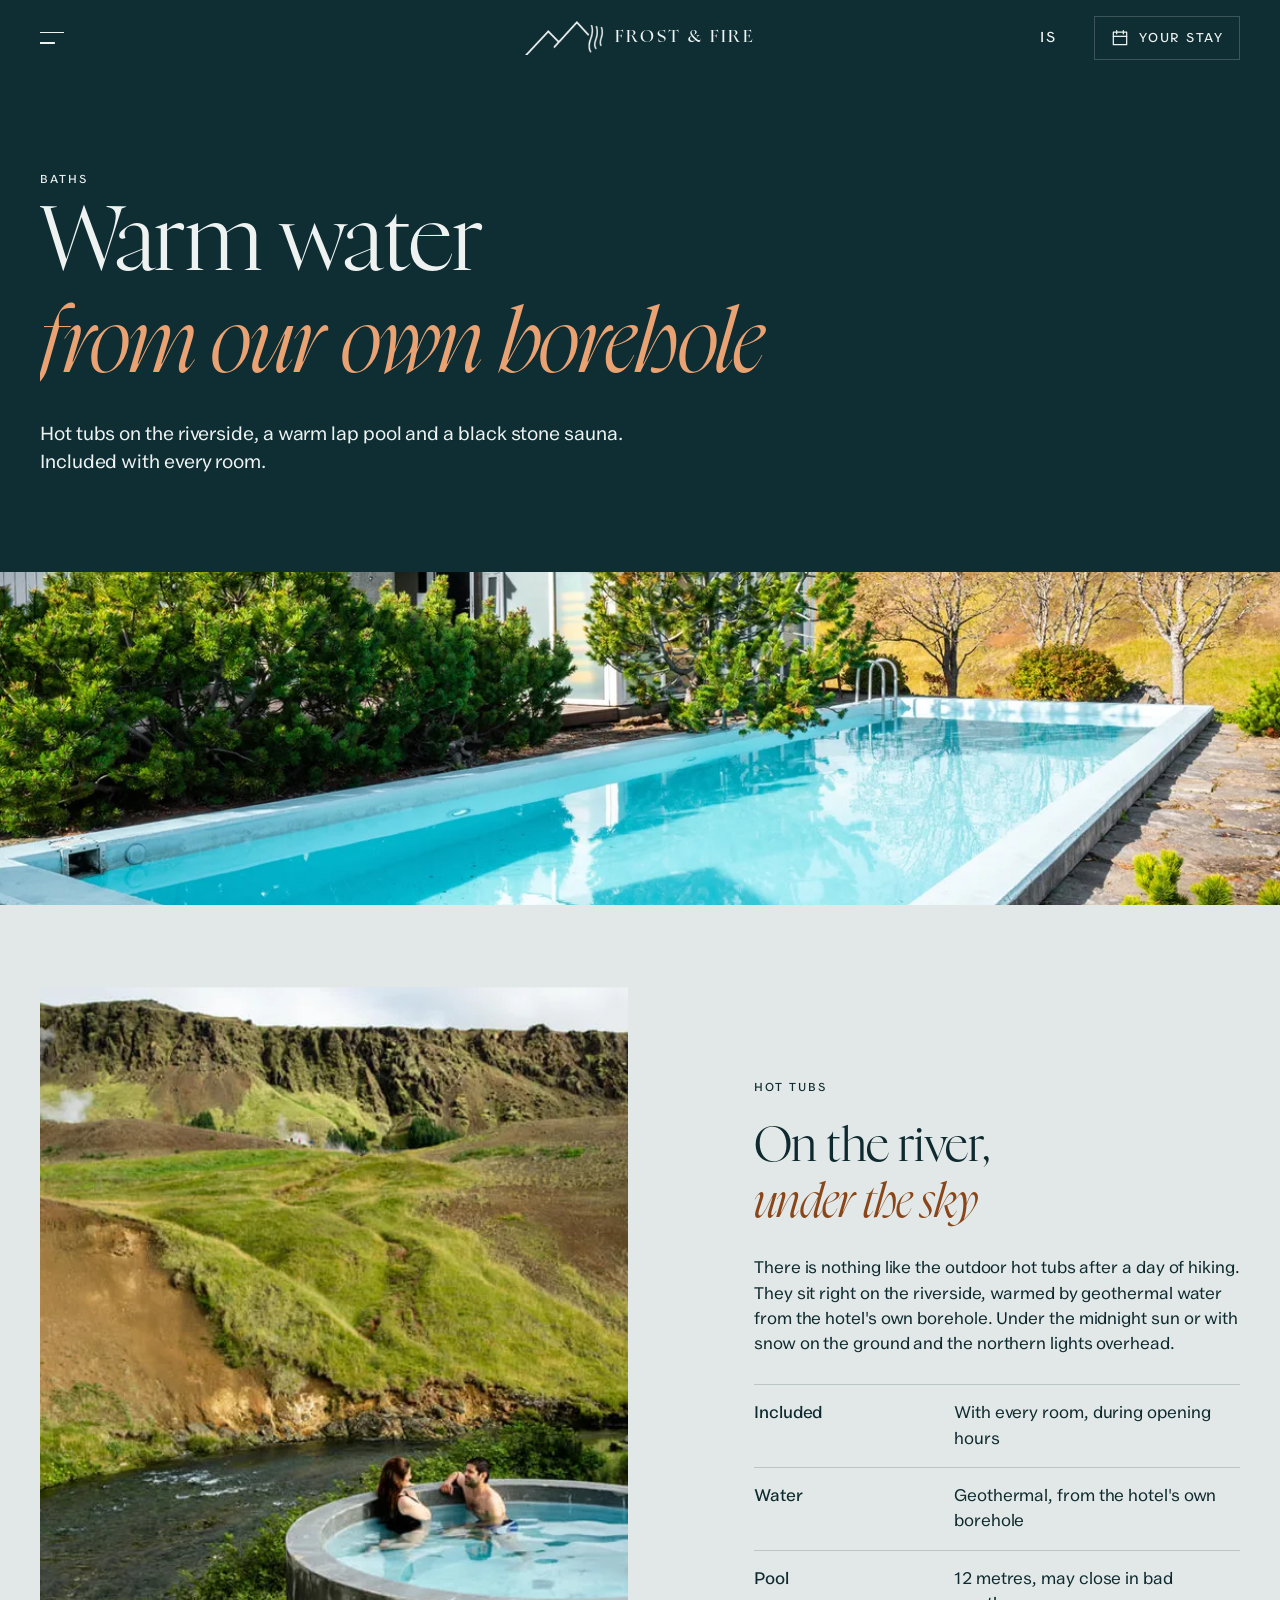
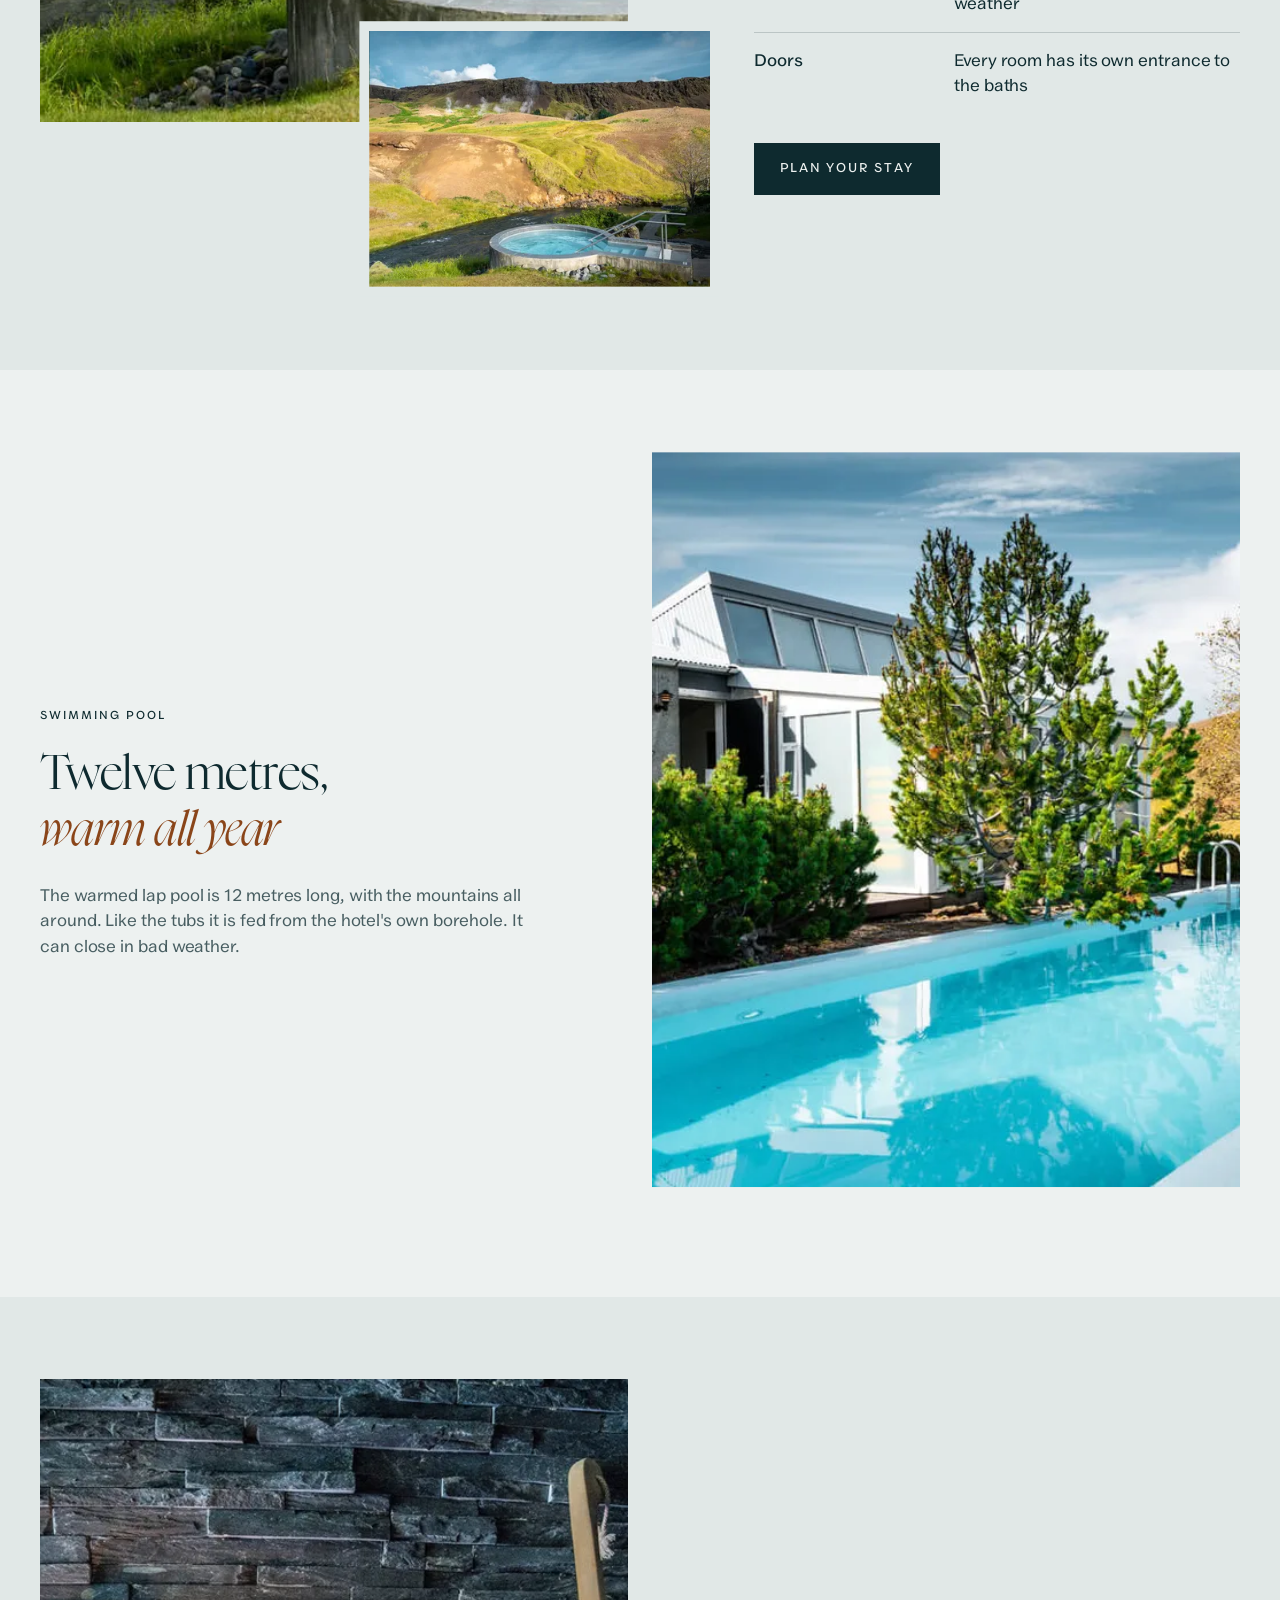
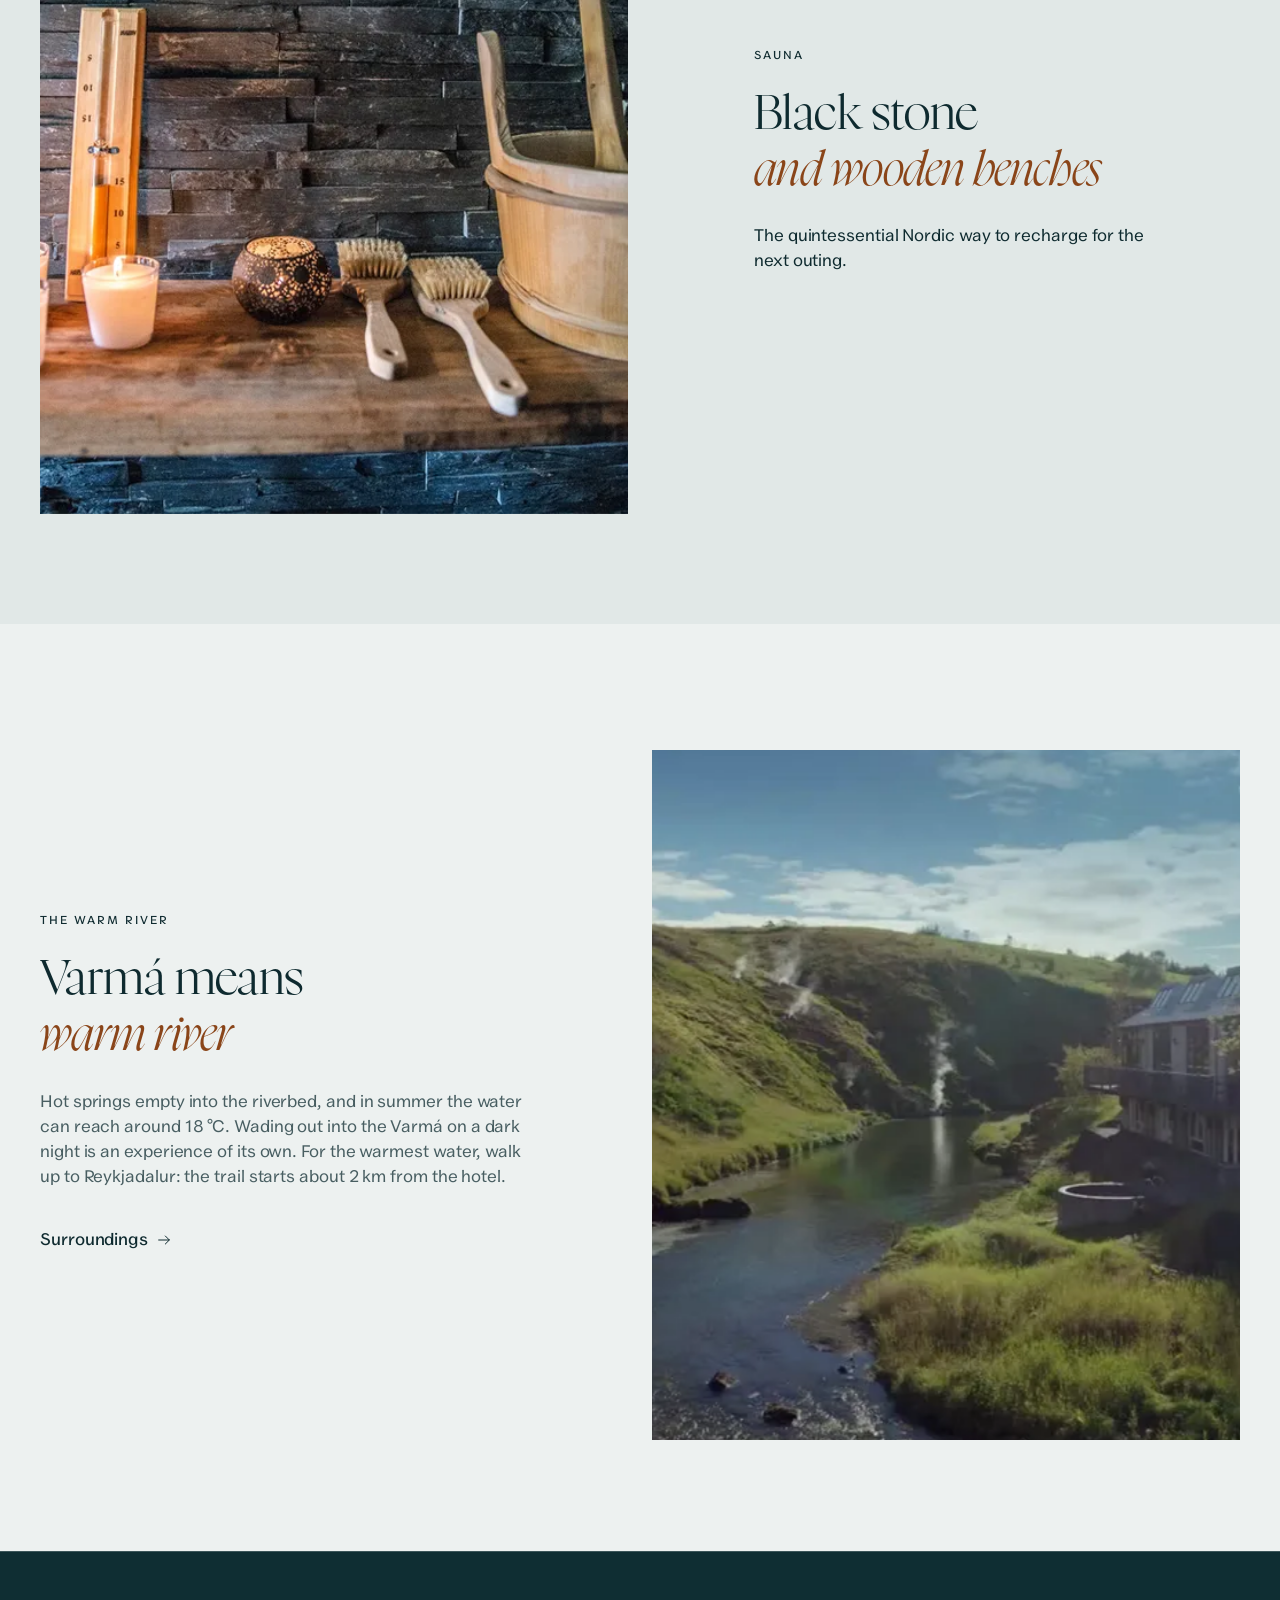
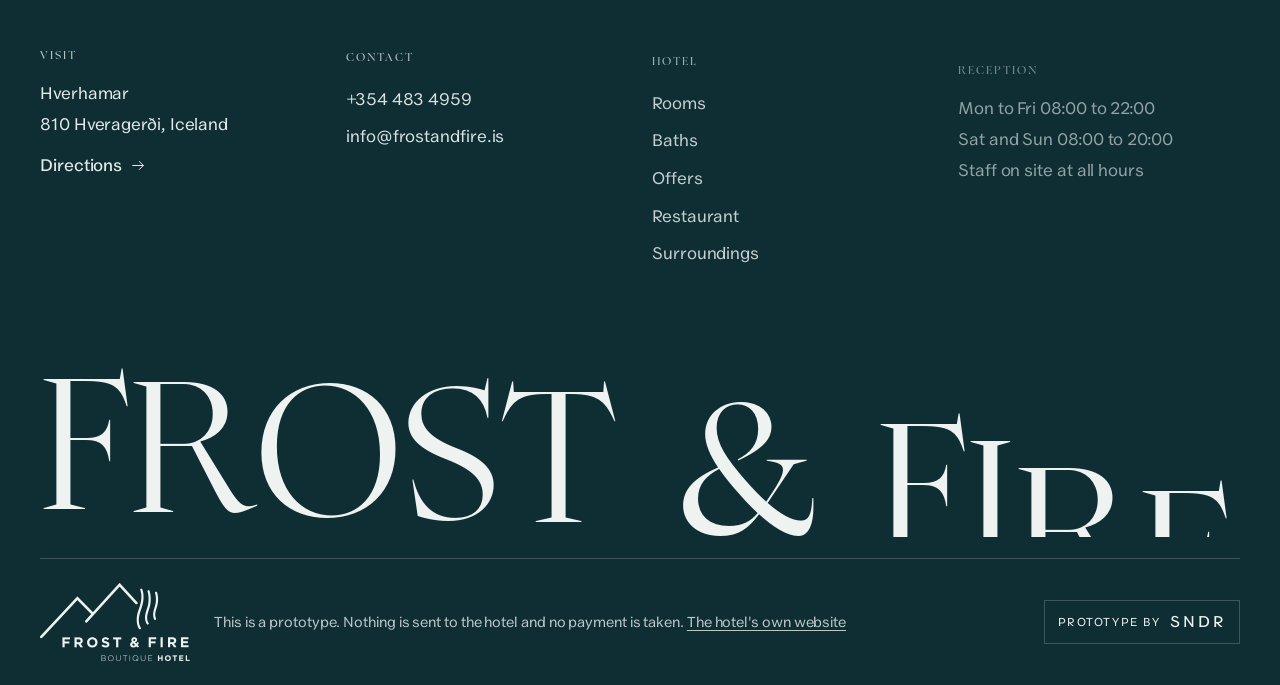
<file: baths/index.html>
<!doctype html><html lang="en"><head><meta charset="utf-8"><meta name="viewport" content="width=device-width, initial-scale=1, viewport-fit=cover"><meta name="robots" content="noindex, nofollow"><meta name="theme-color" content="#EDF1F0"><title>Hot tubs, pool and sauna | Frost &amp; Fire</title><meta name="description" content="Hot tubs on the riverside, a warm lap pool and a black stone sauna. Included with every room."><script>/* focus-guard: a focus ring only for people using a keyboard.

   The bug it ends: a menu, drawer or dialog opens and its FIRST link (or the dialog's close button)
   is outlined, as if it were selected. Cause: opening code calls first.focus(), or <dialog>.showModal()
   focuses the first control by itself. When nothing was focused before, the browser decides the ring is
   wanted. Safari never focuses a button on click and a touch tap never does either, so on iPhone,
   iPad and Safari the very first tap paints the ring. Chrome with a mouse hides it, which is why it
   passes the desktop check and then reappears on Sindri's phone.

   How: remember the last input kind on <html data-input="pointer|key"> and let focus-guard.css drop the
   ring while the last input was a pointer. Keyboard users keep every ring. Load before everything else
   (inline in <head>, ~400 bytes), no dependencies. Doc: _tools/focus-guard/README.md */
(function () {
  var root = document.documentElement;
  function set(v) { if (root.getAttribute('data-input') !== v) root.setAttribute('data-input', v); }
  addEventListener('pointerdown', function () { set('pointer'); }, true);
  addEventListener('keydown', function (e) {
    if (e.key === 'Shift' || e.key === 'Control' || e.key === 'Alt' || e.key === 'Meta') return;
    set('key');
  }, true);
})();
</script><link rel="icon" type="image/png" href="../favicon.png"><link rel="apple-touch-icon" href="../apple-touch-icon.png"><link rel="alternate" hreflang="en" href="../baths/"><link rel="alternate" hreflang="is" href="../is/bodin/"><link rel="preload" href="../assets/fonts/NyghtSerif-Light.woff2" as="font" type="font/woff2" crossorigin><link rel="preload" href="../assets/fonts/ValleySans-Regular.woff2" as="font" type="font/woff2" crossorigin><link rel="preload" as="image" type="image/webp" imagesrcset="../assets/img/poolstrip-480.webp 480w, ../assets/img/poolstrip-960.webp 960w, ../assets/img/poolstrip-1440.webp 1440w, ../assets/img/poolstrip-1920.webp 1920w" imagesizes="100vw"><link rel="stylesheet" href="../assets/css/base.css"><link rel="stylesheet" href="../assets/css/site.css"><link rel="stylesheet" href="../assets/css/stay.css"><script>window.FF={"lang":"en","locale":"en-GB","dates":{"wd":["Sun","Mon","Tue","Wed","Thu","Fri","Sat"],"wdLong":["Sunday","Monday","Tuesday","Wednesday","Thursday","Friday","Saturday"],"mo":["Jan","Feb","Mar","Apr","May","Jun","Jul","Aug","Sep","Oct","Nov","Dec"],"moLong":["January","February","March","April","May","June","July","August","September","October","November","December"],"narrow":["M","T","W","T","F","S","S"],"dot":""},"t":{"step1":"Dates","step2":"Evenings","step3":"Review","s1Title":"When are you coming?","s2Title":"Your days at Frost & Fire","s3Title":"Your stay","pickArrival":"Pick your arrival day","to":"to","nights":"Nights","night":"night","guests":"Guests","guestsShort":"guests","guestOne":"guest","room":"Room","roomAny":"Room chosen in the booking engine","roomRate":"Rate from the booking engine","roomRateShort":"From the engine","engineNote":"Room rates and availability come from the hotel's booking engine. In this prototype nothing is reserved.","fewer":"Fewer","more":"More","prevMonth":"Previous month","nextMonth":"Next month","arrivalDay":"Arrival","departureDay":"Departure","day":"Day","addTo":"Add to","time":"Time","sample":"sample","taken":"taken","forGuests":"For how many?","cancel":"Cancel","add":"Add","remove":"Remove","closedShort":"Closed","includedShort":"Included","inOffer":"In the offer","pendingNote":"{item} is added once you have picked your dates.","next1":"Plan the evenings","next2":"Review","pay":"Continue to booking","back":"Back","itemOne":"item","itemMany":"items","noItems":"Breakfast and baths included","offerIncludes":"dinner for two, aperitif, breakfast and baths","pickRoomPrice":"Choose a room for the price","includedLine":"Breakfast, hot tubs, pool and sauna","engineTotal":"Booked on the hotel's engine","tablesTotal":"Dinner tables","handoffNote":"Prototype: on the finished site, Continue opens the hotel's booking engine with these dates and this room, and each dinner table goes to DineOut. Nothing is sent from here.","doneTitle":"This is a prototype","doneBody":"Nothing was sent to the hotel, nothing was saved and no payment was taken. On the finished site the booking engine opens here with your dates and room, and your tables are requested on DineOut.","openEngine":"Open the booking engine","openDine":"Varmá on DineOut","startOver":"Start over","close":"Close","pickDate":"Pick a date","free":"Pay at the restaurant","title":"Your stay","soldOut":"Not available"},"maxGuests":4,"bookUrl":"https://book.frostogfuni.is/","dineUrl":"https://dineout.is/varma","rooms":[{"id":"superior","name":"Superior Double","max":2,"meta":"River view, king bed"},{"id":"standard","name":"Standard River View","max":2,"meta":"Double or twin"},{"id":"garden","name":"Standard Garden View","max":2,"meta":"Double bed, patio"},{"id":"budget","name":"Budget Room","max":2,"meta":"Two twins, smaller"},{"id":"family","name":"Family Room","max":4,"meta":"Up to four"}],"extras":[{"id":"dinner","icon":"dinner","name":"Dinner at Varmá","short":"Dinner","note":"Table only, you pay at the restaurant","times":["17:30","18:00","18:30","19:00","19:30","20:00","20:30"],"perPerson":true,"options":[{"id":"table","label":"Dinner at Varmá","price":0}]},{"id":"baths","icon":"spa","name":"Hot tubs, pool and sauna","short":"Baths","times":[],"includedAll":true,"options":[{"id":"in","label":"","price":0}]},{"id":"breakfast","icon":"sun","name":"Breakfast","short":"Breakfast","times":[],"includedAll":true,"morning":true,"options":[{"id":"in","label":"","price":0}]}],"packages":[{"id":"winter","name":"Winter offer","nights":1,"maxGuests":2,"minGuests":2,"dinner":true,"range":{"from":"2026-10-01","to":"2027-04-30","except":["2026-12-24","2026-12-25","2026-12-26","2026-12-31","2027-01-01"]},"rooms":["budget","standard","superior"],"rules":[{"room":"budget","price":51990},{"room":"standard","price":60990},{"room":"superior","price":68990}]}]}</script><script defer src="../assets/vendor/gsap.min.js"></script><script defer src="../assets/vendor/ScrollTrigger.min.js"></script><script defer src="../assets/vendor/CustomEase.min.js"></script><script type="module" src="../assets/js/main.js"></script></head><body class="page-wellness"><a class="skip-link" href="#main">Skip to content</a><header class="site-header has-page-hero">
 <button type="button" class="menu-toggle" aria-controls="menu-panel" aria-expanded="false" aria-haspopup="dialog" aria-label="Menu"><span class="burger" aria-hidden="true"><i></i><i></i></span></button>
 <a class="brand" href="../" aria-label="Frost &amp; Fire, home"><span class="brand-mark"><img class="mark-light" src="../assets/logo/mark.png" width="83" height="36" alt=""><img class="mark-ink" src="../assets/logo/mark-ink.png" width="83" height="36" alt=""></span><span class="brand-word" translate="no" aria-hidden="true"><i>F</i><i>r</i><i>o</i><i>s</i><i>t</i><i>&nbsp;</i><i>&amp;</i><i>&nbsp;</i><i>F</i><i>i</i><i>r</i><i>e</i></span></a>
 <div class="header-right"><a class="lang" href="../is/bodin/" lang="is" hreflang="is" aria-label="Íslenska">IS</a><button type="button" class="btn-stay" data-stay-open aria-haspopup="dialog" aria-controls="stay-dialog"><svg class="icon" viewBox="0 0 24 24" width="20" height="20" fill="none" stroke="currentColor" stroke-width="1.5" stroke-linecap="round" stroke-linejoin="round" aria-hidden="true" ><rect x="4" y="5" width="16" height="15"/><path d="M4 10h16M8 3v4M16 3v4"/></svg><span>Your stay</span><b data-stay-count hidden></b></button></div>
</header>
<dialog class="menu-panel" id="menu-panel" aria-label="Menu" tabindex="-1">
 <div class="menu-curtain menu-curtain--lead" aria-hidden="true"></div><div class="menu-curtain" aria-hidden="true"></div>
 <div class="menu-top"><button type="button" class="menu-close" aria-label="Close"><span class="burger" aria-hidden="true"><i></i><i></i></span></button><a class="brand" href="../" aria-label="Frost &amp; Fire, home"><span class="brand-mark"><img class="mark-light" src="../assets/logo/mark.png" width="83" height="36" alt=""><img class="mark-ink" src="../assets/logo/mark-ink.png" width="83" height="36" alt=""></span><span class="brand-word" translate="no" aria-hidden="true"><i>F</i><i>r</i><i>o</i><i>s</i><i>t</i><i>&nbsp;</i><i>&amp;</i><i>&nbsp;</i><i>F</i><i>i</i><i>r</i><i>e</i></span></a><span></span></div>
 <div class="menu-body">
  <nav aria-label="Main navigation"><a href="../rooms/" data-menu="rooms" ><span class="menu-num" aria-hidden="true">01</span><span class="menu-mask"><span class="menu-word">Rooms</span></span></a><a href="../baths/" data-menu="wellness" aria-current="page"><span class="menu-num" aria-hidden="true">02</span><span class="menu-mask"><span class="menu-word">Baths</span></span></a><a href="../offers/" data-menu="packages" ><span class="menu-num" aria-hidden="true">03</span><span class="menu-mask"><span class="menu-word">Offers</span></span></a><a href="../restaurant/" data-menu="restaurant" ><span class="menu-num" aria-hidden="true">04</span><span class="menu-mask"><span class="menu-word">Restaurant</span></span></a><a href="../surroundings/" data-menu="location" ><span class="menu-num" aria-hidden="true">05</span><span class="menu-mask"><span class="menu-word">Surroundings</span></span></a></nav>
  <div class="menu-photo" aria-hidden="true"><div class="menu-photo-frame"><div class="menu-shot" data-shot="home"><picture><source type="image/webp" srcset="../assets/img/dusk-480.webp 480w, ../assets/img/dusk-960.webp 960w" sizes="(max-width:1023px) 1px, 34vw"><img src="../assets/img/dusk-960.jpg" srcset="../assets/img/dusk-480.jpg 480w, ../assets/img/dusk-960.jpg 960w" sizes="(max-width:1023px) 1px, 34vw" width="1000" height="667" alt="" loading="lazy"  decoding="async"></picture></div><div class="menu-shot" data-shot="rooms"><picture><source type="image/webp" srcset="../assets/img/superior-480.webp 480w, ../assets/img/superior-960.webp 960w" sizes="(max-width:1023px) 1px, 34vw"><img src="../assets/img/superior-960.jpg" srcset="../assets/img/superior-480.jpg 480w, ../assets/img/superior-960.jpg 960w" sizes="(max-width:1023px) 1px, 34vw" width="1000" height="667" alt="" loading="lazy"  decoding="async"></picture></div><div class="menu-shot is-on" data-shot="wellness"><picture><source type="image/webp" srcset="../assets/img/hottubs-480.webp 480w, ../assets/img/hottubs-960.webp 960w" sizes="(max-width:1023px) 1px, 34vw"><img src="../assets/img/hottubs-960.jpg" srcset="../assets/img/hottubs-480.jpg 480w, ../assets/img/hottubs-960.jpg 960w" sizes="(max-width:1023px) 1px, 34vw" width="1000" height="667" alt="" loading="lazy"  decoding="async"></picture></div><div class="menu-shot" data-shot="packages"><picture><source type="image/webp" srcset="../assets/img/snow-480.webp 480w, ../assets/img/snow-960.webp 960w" sizes="(max-width:1023px) 1px, 34vw"><img src="../assets/img/snow-960.jpg" srcset="../assets/img/snow-480.jpg 480w, ../assets/img/snow-960.jpg 960w" sizes="(max-width:1023px) 1px, 34vw" width="1000" height="666" alt="" loading="lazy"  decoding="async"></picture></div><div class="menu-shot" data-shot="restaurant"><picture><source type="image/webp" srcset="../assets/img/conservatory-480.webp 480w, ../assets/img/conservatory-960.webp 960w" sizes="(max-width:1023px) 1px, 34vw"><img src="../assets/img/conservatory-960.jpg" srcset="../assets/img/conservatory-480.jpg 480w, ../assets/img/conservatory-960.jpg 960w" sizes="(max-width:1023px) 1px, 34vw" width="1000" height="667" alt="" loading="lazy"  decoding="async"></picture></div><div class="menu-shot" data-shot="location"><picture><source type="image/webp" srcset="../assets/img/steam-480.webp 480w, ../assets/img/steam-960.webp 960w" sizes="(max-width:1023px) 1px, 34vw"><img src="../assets/img/steam-960.jpg" srcset="../assets/img/steam-480.jpg 480w, ../assets/img/steam-960.jpg 960w" sizes="(max-width:1023px) 1px, 34vw" width="1000" height="667" alt="" loading="lazy"  decoding="async"></picture></div></div></div>
 </div>
 <div class="menu-foot"><p class="small">Hverhamar · 810 Hveragerði</p><a href="tel:+3544834959">+354 483 4959</a><a href="mailto:info@frostandfire.is">info@frostandfire.is</a><a class="lang" href="../is/bodin/" lang="is" hreflang="is" aria-label="Íslenska">IS</a></div>
</dialog><main id="main"><section class="page-hero" aria-labelledby="page-title"><div class="wrap page-hero-copy"><p class="eyebrow">Baths</p><h1 id="page-title"><span class="line"><span>Warm water</span></span><span class="line"><em>from our own borehole</em></span></h1><p class="lede">Hot tubs on the riverside, a warm lap pool and a black stone sauna. Included with every room.</p></div><div class="pano" data-sweep><div data-drift="-4,4"><picture><source type="image/webp" srcset="../assets/img/poolstrip-480.webp 480w, ../assets/img/poolstrip-960.webp 960w, ../assets/img/poolstrip-1440.webp 1440w, ../assets/img/poolstrip-1920.webp 1920w" sizes="100vw"><img src="../assets/img/poolstrip-960.jpg" srcset="../assets/img/poolstrip-480.jpg 480w, ../assets/img/poolstrip-960.jpg 960w, ../assets/img/poolstrip-1440.jpg 1440w, ../assets/img/poolstrip-1920.jpg 1920w" sizes="100vw" width="1920" height="500" alt="The warm lap pool in the garden" loading="eager" fetchpriority="high" decoding="async"></picture></div></div></section>
<section class="tint pad" id="hottubs"><div class="wrap split">
 <div class="collage" data-sweep><div class="collage-large" data-drift="-3,3"><div class="photo-frame "><picture><source type="image/webp" srcset="../assets/img/thumb-480.webp 480w, ../assets/img/thumb-960.webp 960w" sizes="(max-width:767px) 90vw, 47vw"><img src="../assets/img/thumb-960.jpg" srcset="../assets/img/thumb-480.jpg 480w, ../assets/img/thumb-960.jpg 960w" sizes="(max-width:767px) 90vw, 47vw" width="1000" height="667" alt="Two guests in the round hot tub on the river bank" loading="lazy"  decoding="async"></picture></div></div><div class="collage-small" data-drift="8,-8"><div class="photo-frame "><picture><source type="image/webp" srcset="../assets/img/hottubs-480.webp 480w, ../assets/img/hottubs-960.webp 960w" sizes="(max-width:767px) 56vw, 26vw"><img src="../assets/img/hottubs-960.jpg" srcset="../assets/img/hottubs-480.jpg 480w, ../assets/img/hottubs-960.jpg 960w" sizes="(max-width:767px) 56vw, 26vw" width="1000" height="667" alt="Guests in a hot tub on the riverside" loading="lazy"  decoding="async"></picture></div></div></div>
 <div class="split-copy"><div class="reveal "><div data-rise><p class="eyebrow">Hot tubs</p></div></div><h2 data-heading ><span class="line"><span>On the river,</span></span><span class="line"><em>under the sky</em></span></h2><div class="reveal "><div data-rise><p>There is nothing like the outdoor hot tubs after a day of hiking. They sit right on the riverside, warmed by geothermal water from the hotel's own borehole. Under the midnight sun or with snow on the ground and the northern lights overhead.</p></div></div><ul class="rows " data-rows><li class="row"><span class="row-rule" aria-hidden="true"></span><span class="row-name">Included</span><span class="row-text">With every room, during opening hours</span></li><li class="row"><span class="row-rule" aria-hidden="true"></span><span class="row-name">Water</span><span class="row-text">Geothermal, from the hotel's own borehole</span></li><li class="row"><span class="row-rule" aria-hidden="true"></span><span class="row-name">Pool</span><span class="row-text">12 metres, may close in bad weather</span></li><li class="row"><span class="row-rule" aria-hidden="true"></span><span class="row-name">Doors</span><span class="row-text">Every room has its own entrance to the baths</span></li></ul><div class="reveal "><div data-rise><div class="actions"><button type="button" class="btn-primary " data-stay-open aria-haspopup="dialog" aria-controls="stay-dialog" aria-label="Plan your stay"><span class="btn-label" aria-hidden="true"><span class="btn-letter" style="--i:0" data-char="P">P</span><span class="btn-letter" style="--i:1" data-char="l">l</span><span class="btn-letter" style="--i:2" data-char="a">a</span><span class="btn-letter" style="--i:3" data-char="n">n</span><span class="btn-letter" style="--i:4" data-char=" "> </span><span class="btn-letter" style="--i:5" data-char="y">y</span><span class="btn-letter" style="--i:6" data-char="o">o</span><span class="btn-letter" style="--i:7" data-char="u">u</span><span class="btn-letter" style="--i:8" data-char="r">r</span><span class="btn-letter" style="--i:9" data-char=" "> </span><span class="btn-letter" style="--i:10" data-char="s">s</span><span class="btn-letter" style="--i:11" data-char="t">t</span><span class="btn-letter" style="--i:12" data-char="a">a</span><span class="btn-letter" style="--i:13" data-char="y">y</span></span></button></div></div></div></div>
</div></section>
<section class="pad" id="pool"><div class="wrap split split--flip">
 <div class="split-copy"><div class="reveal "><div data-rise><p class="eyebrow">Swimming pool</p></div></div><h2 data-heading ><span class="line"><span>Twelve metres,</span></span><span class="line"><em>warm all year</em></span></h2><div class="reveal "><div data-rise><p class="muted">The warmed lap pool is 12 metres long, with the mountains all around. Like the tubs it is fed from the hotel's own borehole. It can close in bad weather.</p></div></div></div>
 <div class="split-media" data-sweep><div data-drift="-3,3"><div class="photo-frame "><picture><source type="image/webp" srcset="../assets/img/pool-480.webp 480w, ../assets/img/pool-960.webp 960w" sizes="(max-width:767px) 90vw, 47vw"><img src="../assets/img/pool-960.jpg" srcset="../assets/img/pool-480.jpg 480w, ../assets/img/pool-960.jpg 960w" sizes="(max-width:767px) 90vw, 47vw" width="1000" height="667" alt="The lap pool seen from above" loading="lazy"  decoding="async"></picture></div></div></div>
</div></section>
<section class="tint pad" id="sauna"><div class="wrap split">
 <div class="split-media" data-sweep><div data-drift="-3,3"><div class="photo-frame "><picture><source type="image/webp" srcset="../assets/img/sauna-480.webp 480w, ../assets/img/sauna-960.webp 960w" sizes="(max-width:767px) 90vw, 47vw"><img src="../assets/img/sauna-960.jpg" srcset="../assets/img/sauna-480.jpg 480w, ../assets/img/sauna-960.jpg 960w" sizes="(max-width:767px) 90vw, 47vw" width="1000" height="667" alt="The black stone sauna" loading="lazy"  decoding="async"></picture></div></div></div>
 <div class="split-copy"><div class="reveal "><div data-rise><p class="eyebrow">Sauna</p></div></div><h2 data-heading ><span class="line"><span>Black stone</span></span><span class="line"><em>and wooden benches</em></span></h2><div class="reveal "><div data-rise><p>The quintessential Nordic way to recharge for the next outing.</p></div></div></div>
</div></section>
<section class="pad" id="river"><div class="wrap split split--flip">
 <div class="split-copy"><div class="reveal "><div data-rise><p class="eyebrow">The warm river</p></div></div><h2 data-heading ><span class="line"><span>Varmá means</span></span><span class="line"><em>warm river</em></span></h2><div class="reveal "><div data-rise><p class="muted">Hot springs empty into the riverbed, and in summer the water can reach around 18 °C. Wading out into the Varmá on a dark night is an experience of its own. For the warmest water, walk up to Reykjadalur: the trail starts about 2 km from the hotel.</p></div></div><div class="reveal "><div data-rise><div class="actions"><a class="btn-text " href="../surroundings/" >Surroundings<svg class="icon" viewBox="0 0 24 24" width="20" height="20" fill="none" stroke="currentColor" stroke-width="1.5" stroke-linecap="round" stroke-linejoin="round" aria-hidden="true" ><path d="M4 12h16M14 6l6 6-6 6"/></svg></a></div></div></div></div>
 <div class="split-media" data-sweep><div data-drift="-3,3"><div class="photo-frame "><picture><source type="image/webp" srcset="../assets/img/river-480.webp 480w, ../assets/img/river-960.webp 960w, ../assets/img/river-1280.webp 1280w" sizes="(max-width:767px) 90vw, 47vw"><img src="../assets/img/river-960.jpg" srcset="../assets/img/river-480.jpg 480w, ../assets/img/river-960.jpg 960w, ../assets/img/river-1280.jpg 1280w" sizes="(max-width:767px) 90vw, 47vw" width="1280" height="720" alt="The Varmá and the hotel at dusk" loading="lazy"  decoding="async"></picture></div></div></div>
</div></section></main><footer class="site-footer"><div class="wrap">
 <div class="footer-columns" data-cards>
  <div class="footer-column"><h2 class="eyebrow">Visit</h2><p>Hverhamar</p><p>810 Hveragerði, Iceland</p><a class="btn-text" href="https://www.google.com/maps/search/?api=1&amp;query=Frost+and+Fire+Hotel+Hveragerdi" target="_blank" rel="noopener">Directions<svg class="icon" viewBox="0 0 24 24" width="20" height="20" fill="none" stroke="currentColor" stroke-width="1.5" stroke-linecap="round" stroke-linejoin="round" aria-hidden="true" ><path d="M4 12h16M14 6l6 6-6 6"/></svg></a></div>
  <div class="footer-column"><h2 class="eyebrow">Contact</h2><a href="tel:+3544834959">+354 483 4959</a><a href="mailto:info@frostandfire.is">info@frostandfire.is</a></div>
  <nav class="footer-column" aria-label="Hotel"><h2 class="eyebrow">Hotel</h2><a href="../rooms/">Rooms</a><a href="../baths/">Baths</a><a href="../offers/">Offers</a><a href="../restaurant/">Restaurant</a><a href="../surroundings/">Surroundings</a></nav>
  <div class="footer-column"><h2 class="eyebrow">Reception</h2><p>Mon to Fri 08:00 to 22:00</p><p>Sat and Sun 08:00 to 20:00</p><p>Staff on site at all hours</p></div>
 </div>
 <div class="footer-wordmark" role="img" aria-label="Frost &amp; Fire"><span class="fit-line fit-wide" aria-hidden="true"><span>F</span><span>R</span><span>O</span><span>S</span><span>T</span><span class="sp">&nbsp;</span><span>&</span><span class="sp">&nbsp;</span><span>F</span><span>I</span><span>R</span><span>E</span></span><span class="fit-line fit-narrow" aria-hidden="true"><span>F</span><span>R</span><span>O</span><span>S</span><span>T</span></span><span class="fit-line fit-narrow" aria-hidden="true"><span>&</span><span class="sp">&nbsp;</span><span>F</span><span>I</span><span>R</span><span>E</span></span></div>
 <div class="footer-legal small"><img class="footer-logo" src="../assets/logo/full.png" width="600" height="311" alt="Frost &amp; Fire Boutique Hotel" loading="lazy"><p class="proto-note">This is a prototype. Nothing is sent to the hotel and no payment is taken. <a class="plain-link" href="https://frostandfire.is" target="_blank" rel="noopener">The hotel's own website</a></p><a class="sndr-badge" href="https://sndrstudio.is" target="_blank" rel="noopener" aria-label="Prototype by SNDR Studio"><span>Prototype by</span><b>SNDR</b></a></div>
</div></footer><dialog class="stay-dialog" id="stay-dialog" aria-labelledby="stay-title" tabindex="-1">
 <div class="sheet-backdrop" aria-hidden="true"></div>
 <div class="stay-sheet on-steam" tabindex="-1" data-lenis-prevent>
  <div class="stay-top"><p class="eyebrow">Your stay</p><ol class="stay-steps"></ol><button type="button" class="stay-close icon-btn" aria-label="Close"><svg class="icon" viewBox="0 0 24 24" width="20" height="20" fill="none" stroke="currentColor" stroke-width="1.5" stroke-linecap="round" stroke-linejoin="round" aria-hidden="true" ><path d="M6 6l12 12M18 6L6 18"/></svg></button></div>
  <div class="stay-body"></div>
  <div class="stay-foot"></div>
 </div>
</dialog></body></html>
</file>
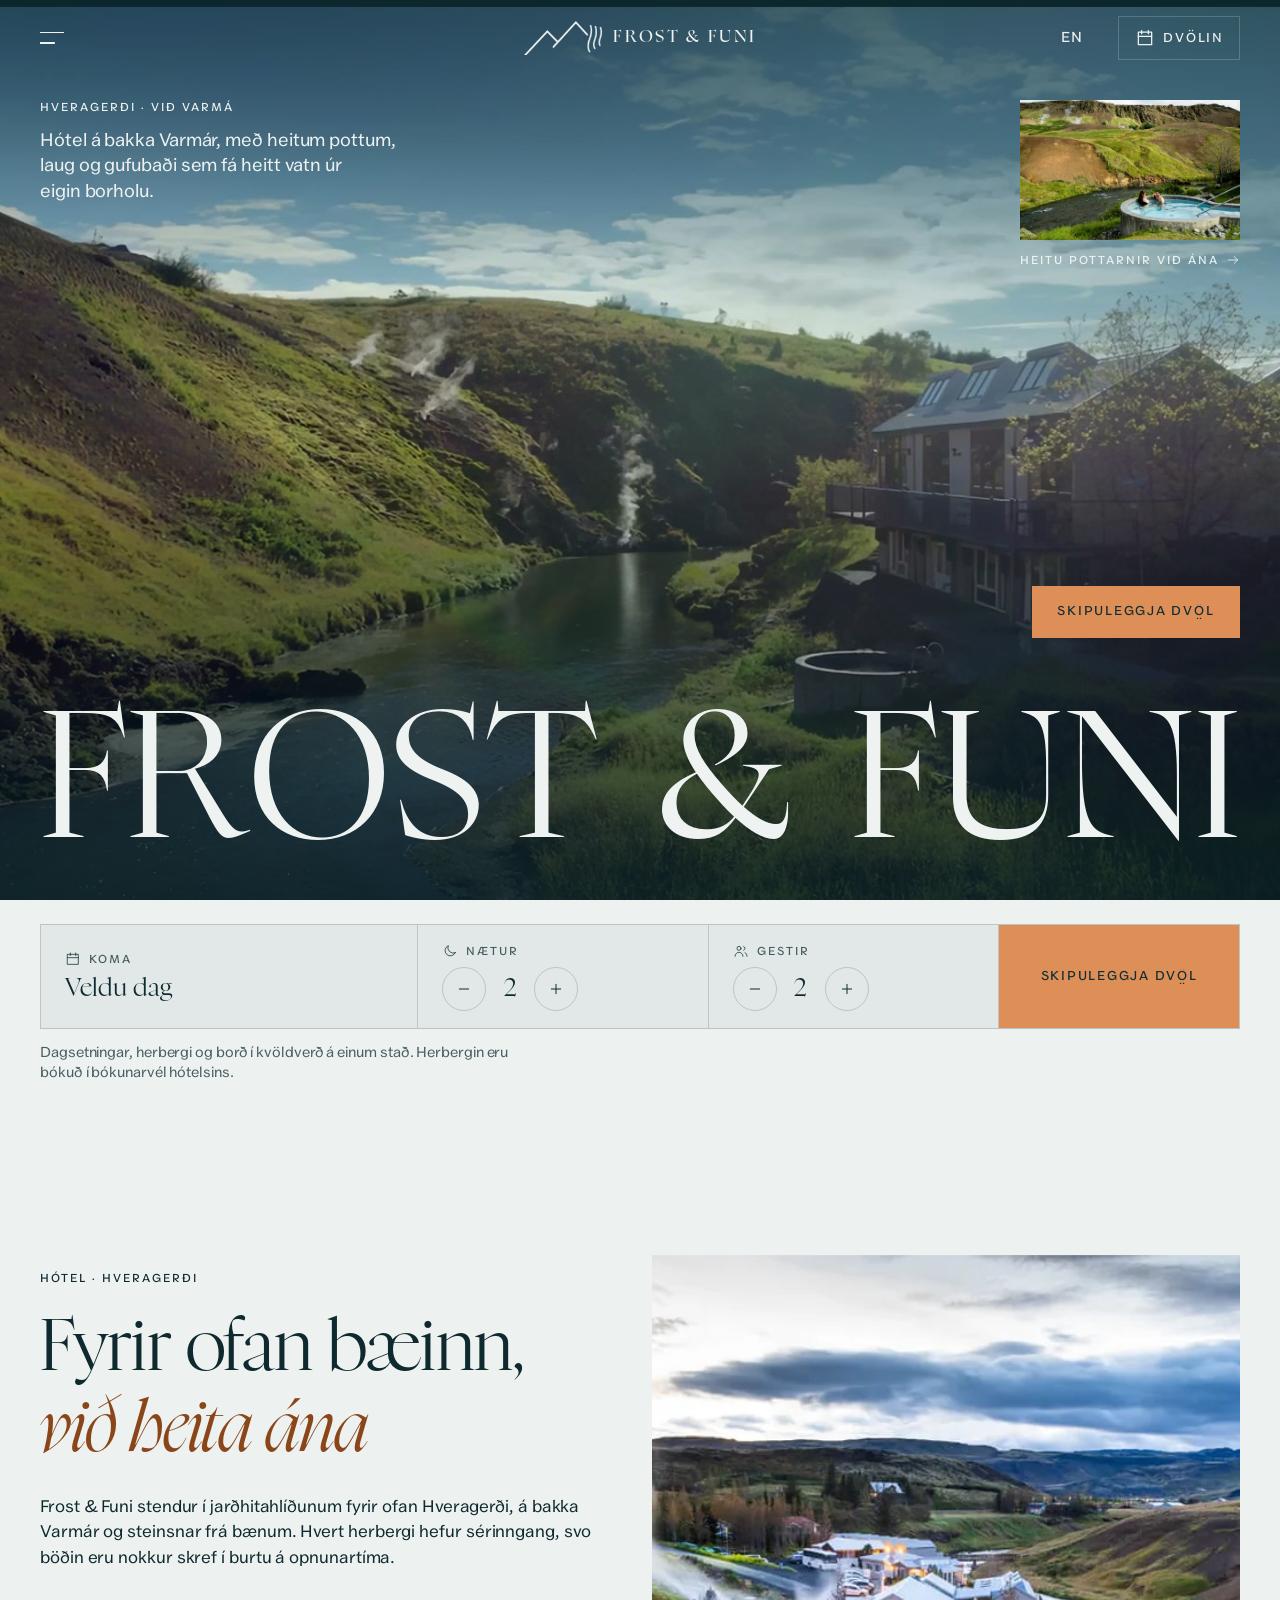
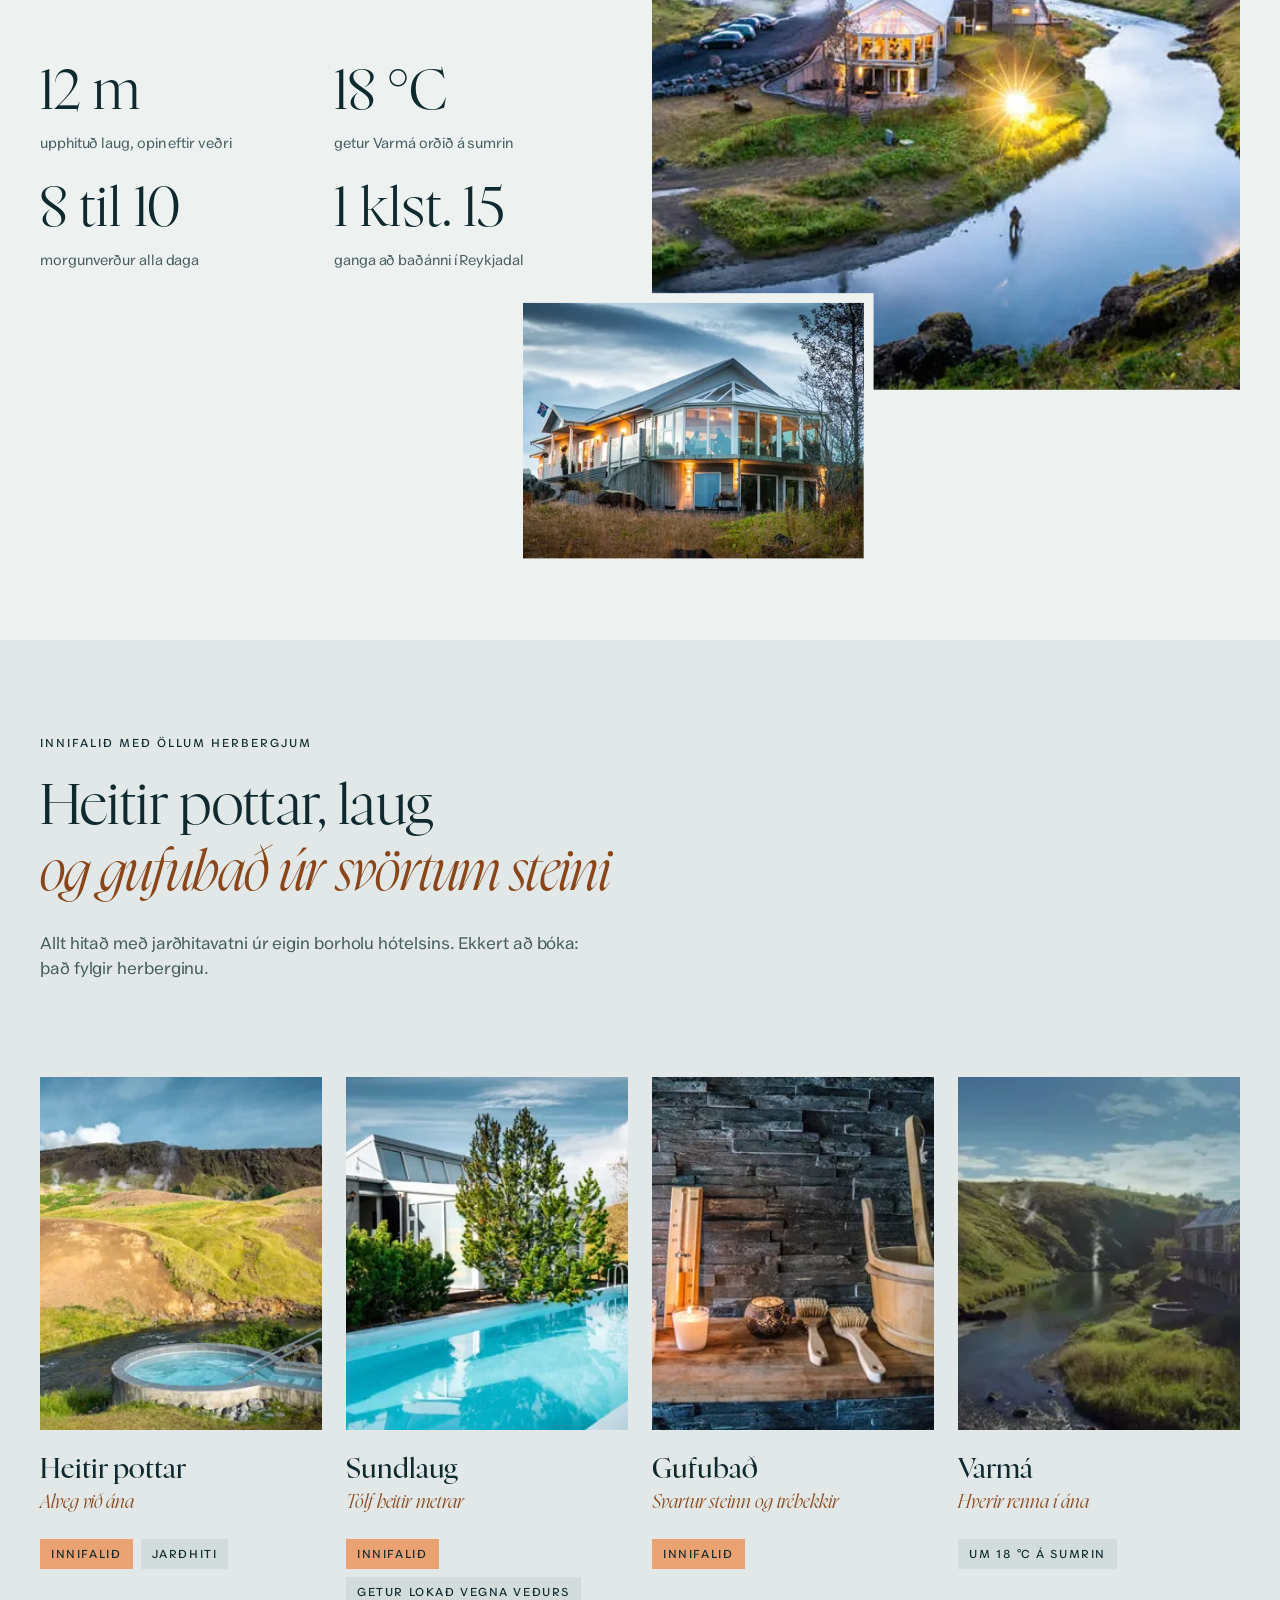
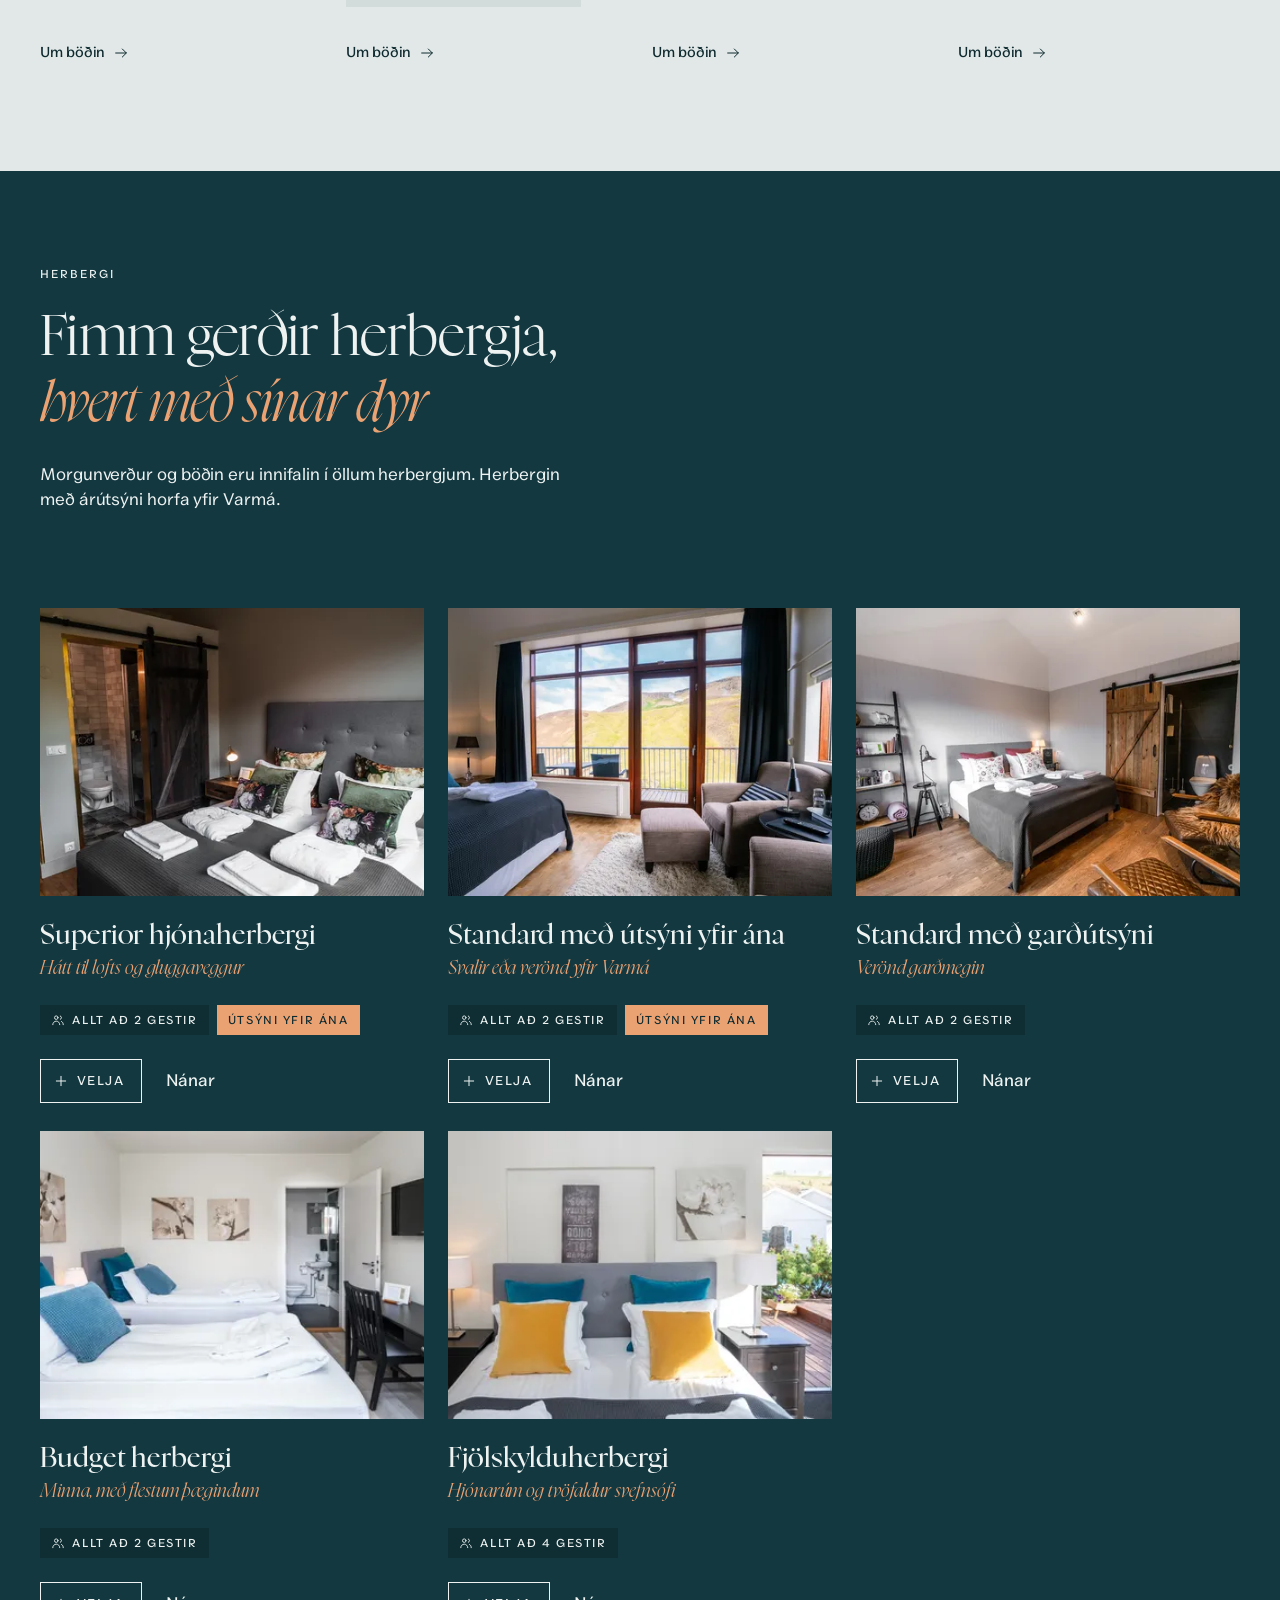
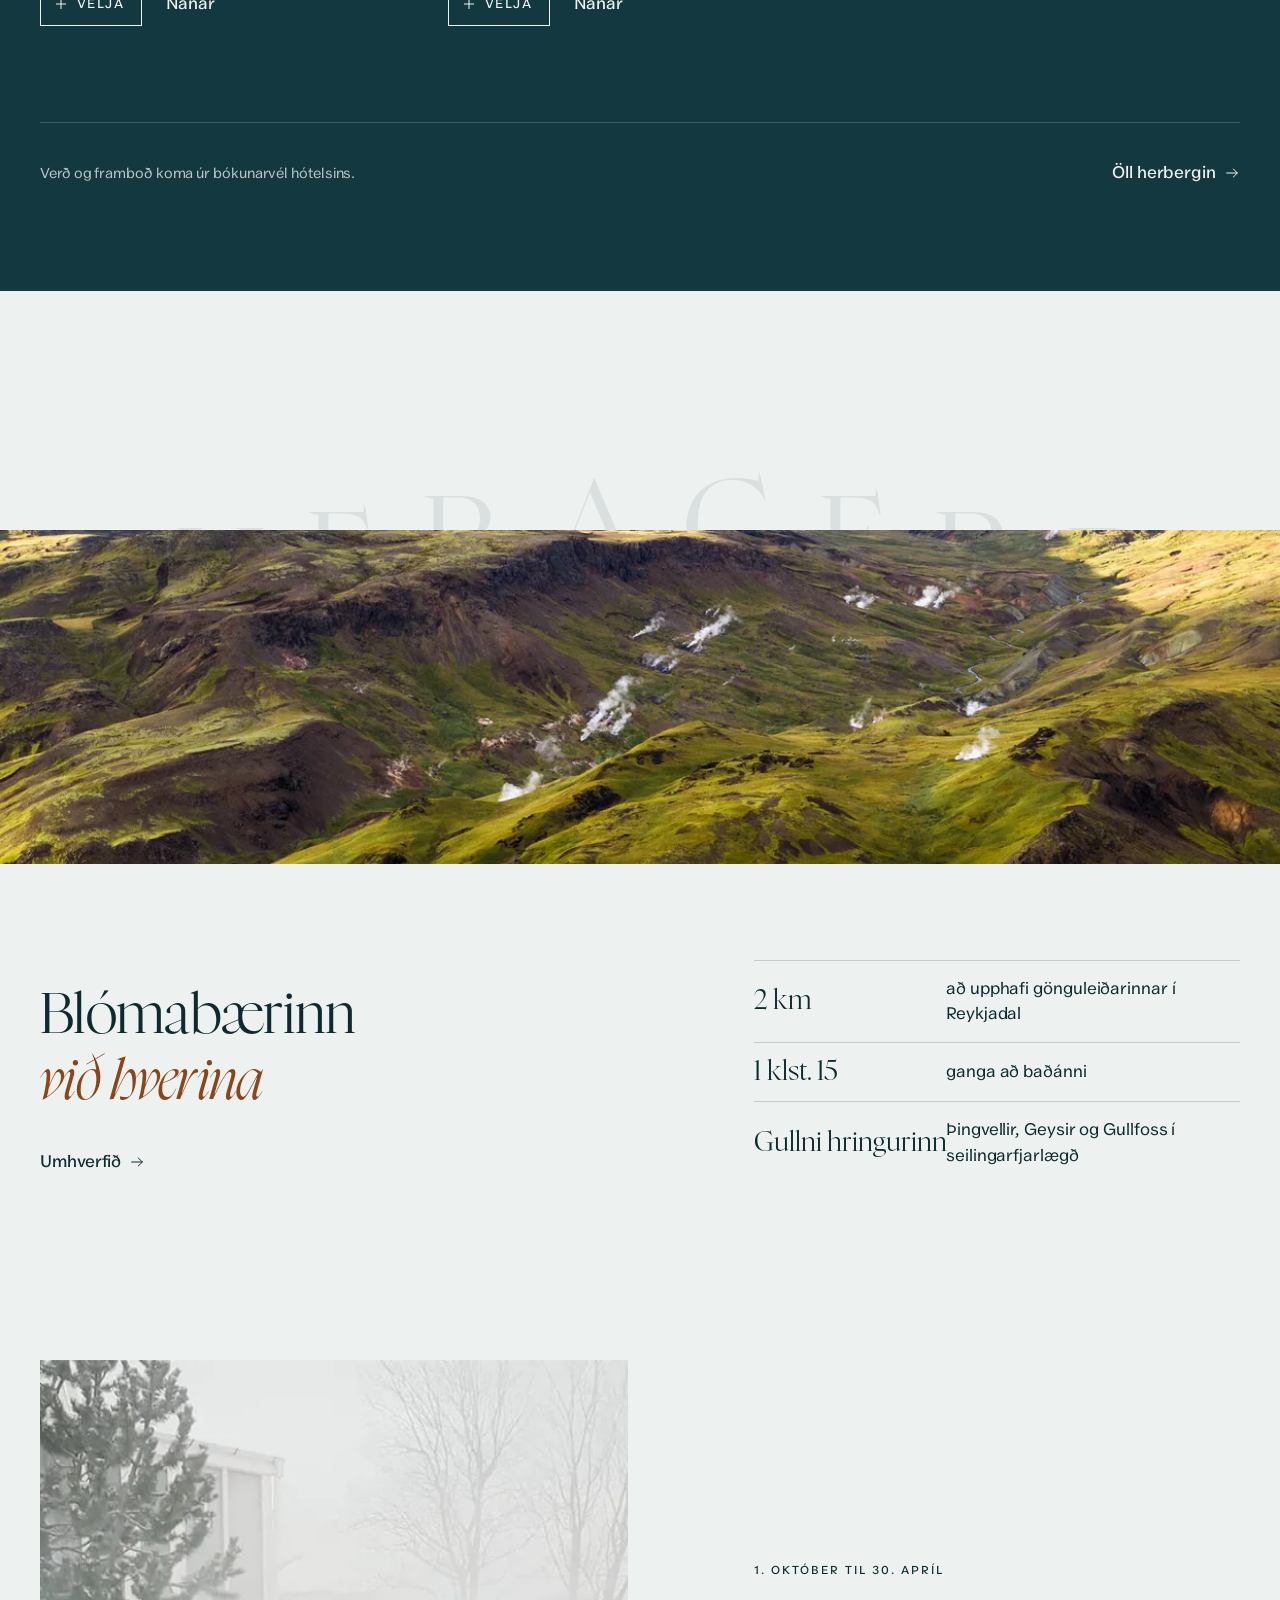
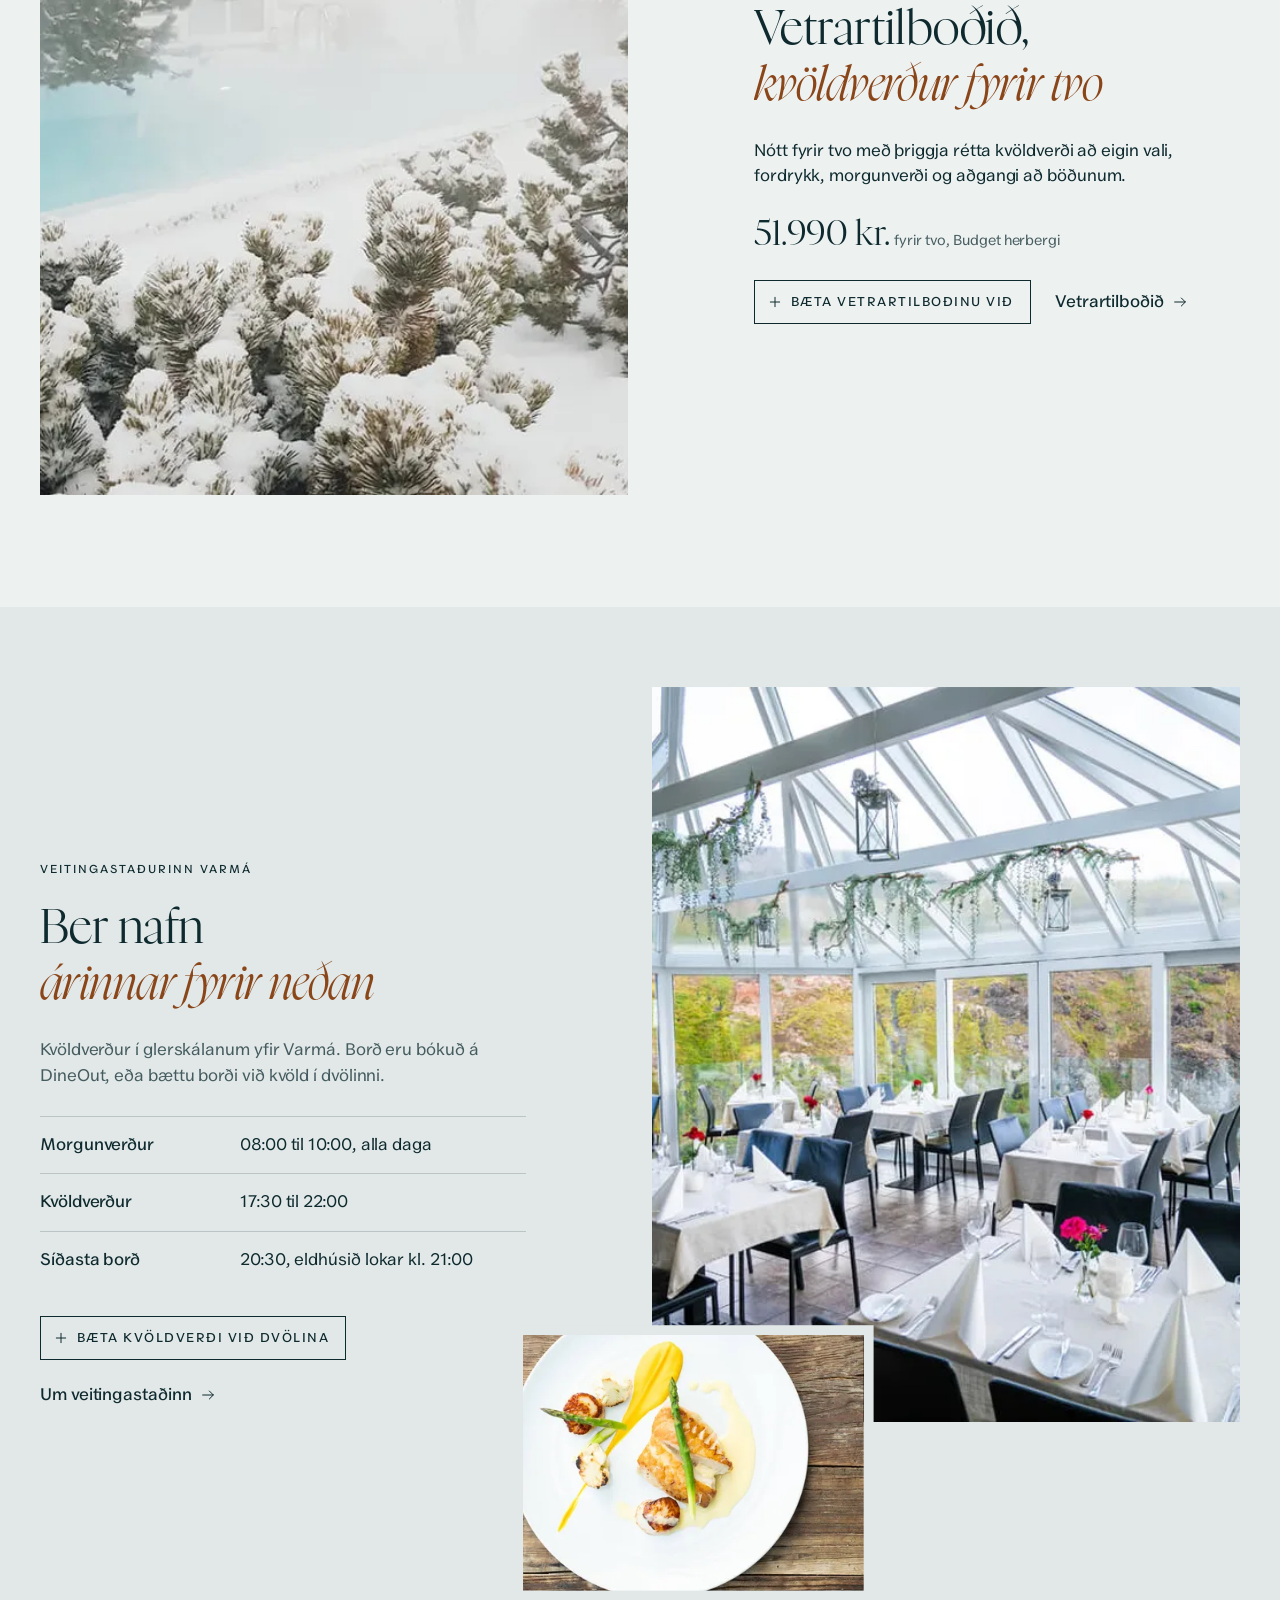
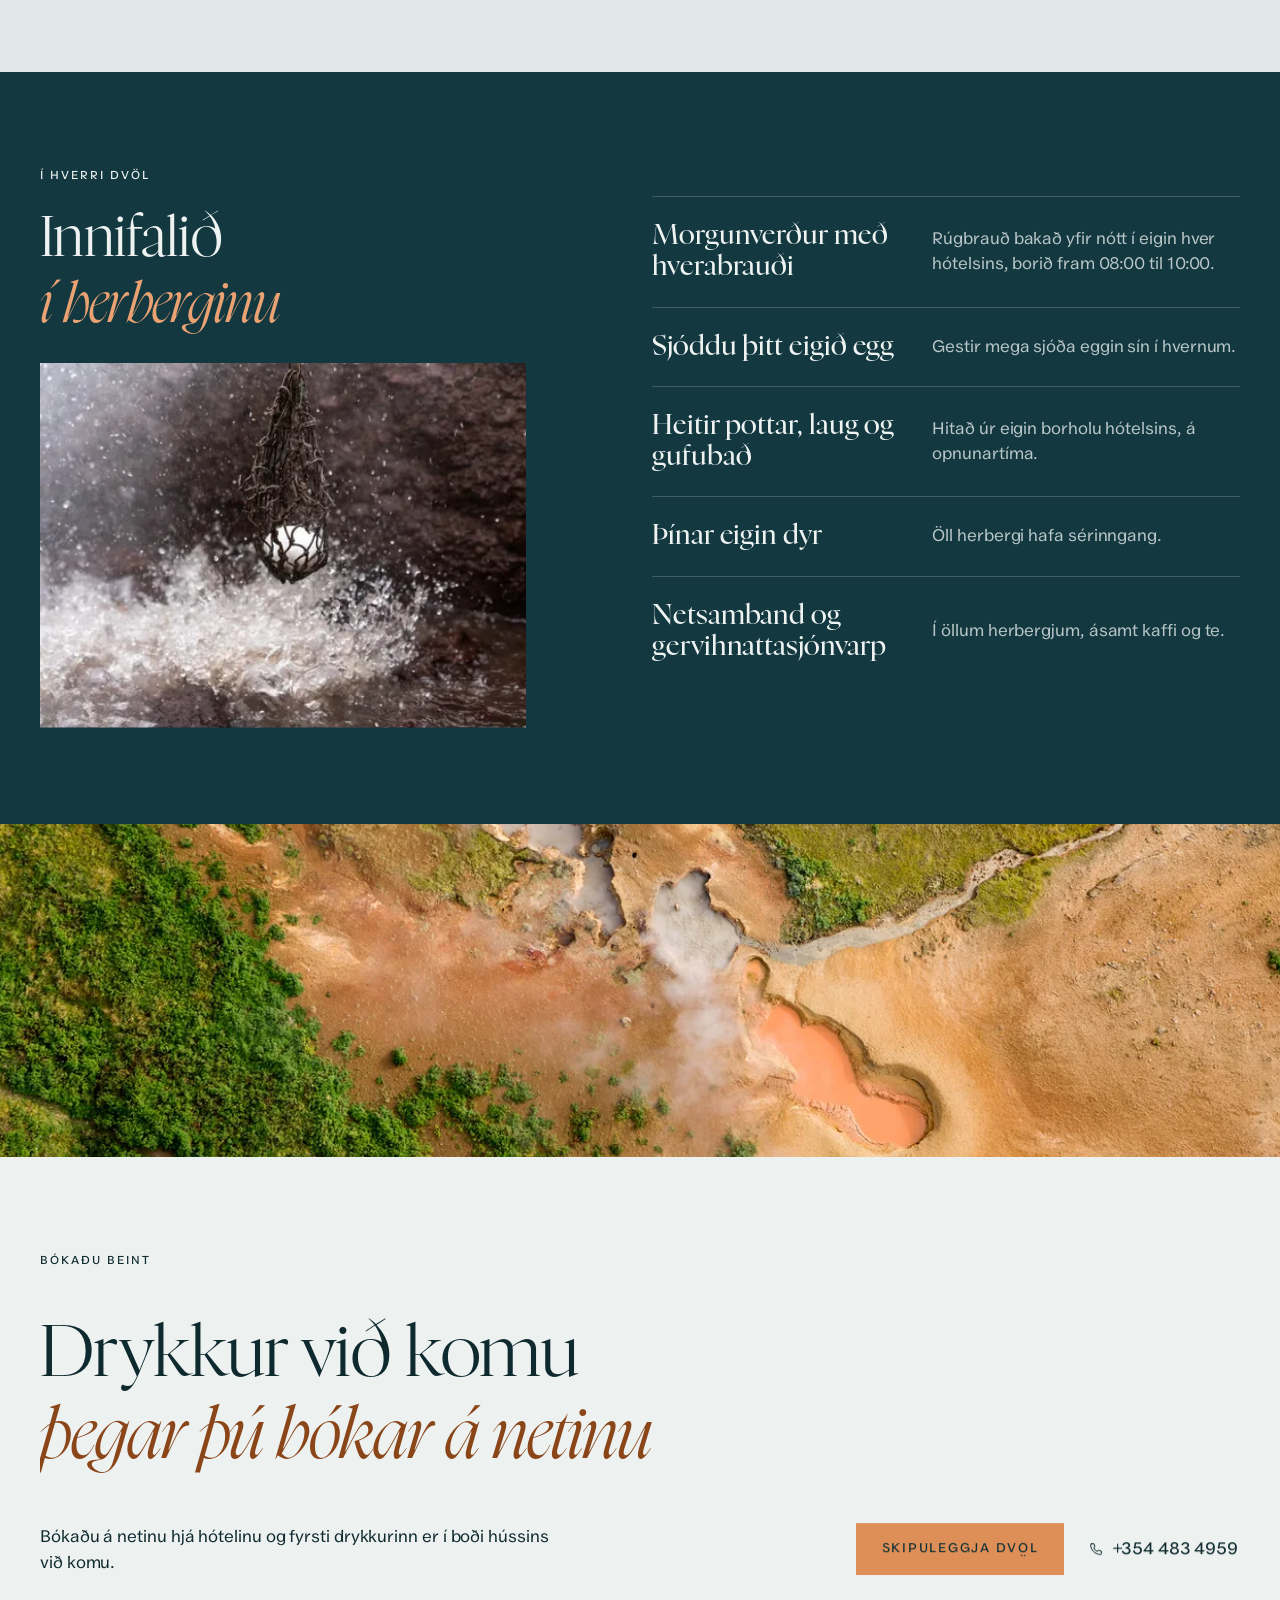
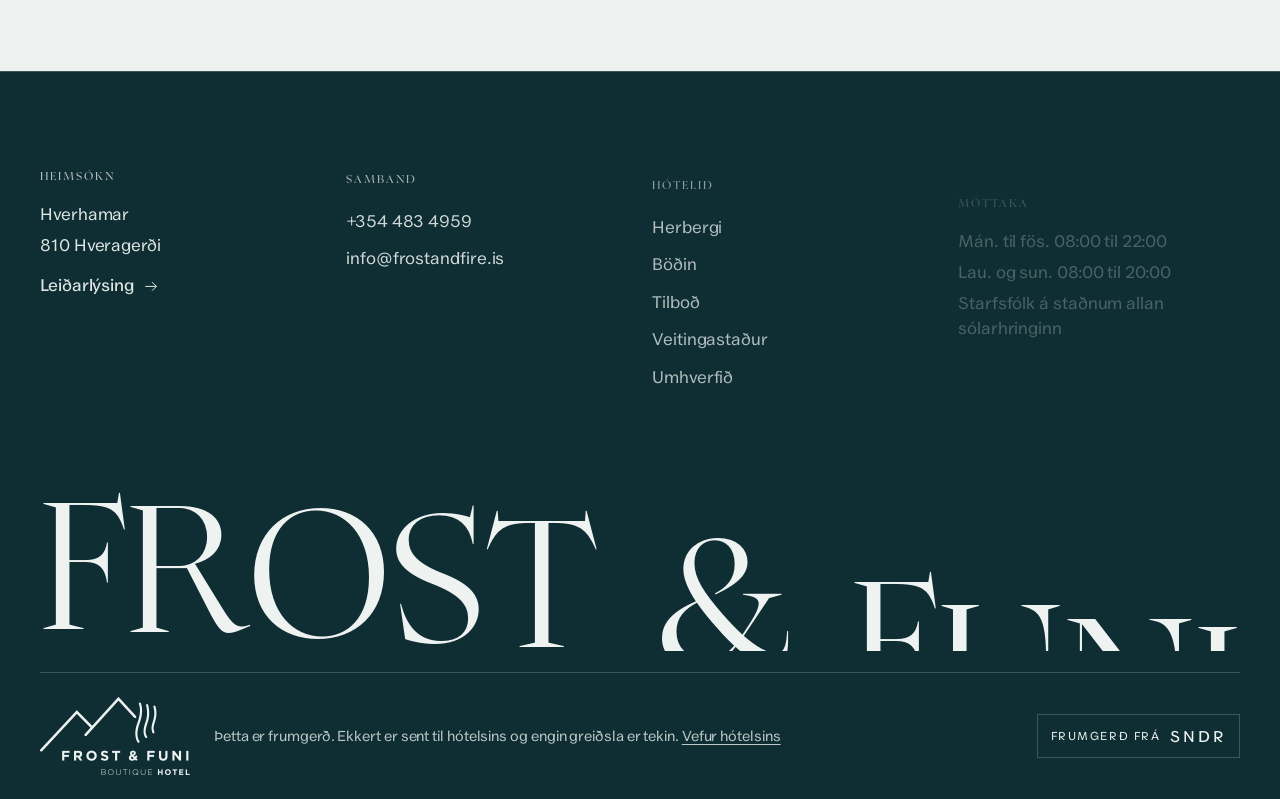
<file: is/index.html>
<!doctype html><html lang="is"><head><meta charset="utf-8"><meta name="viewport" content="width=device-width, initial-scale=1, viewport-fit=cover"><meta name="robots" content="noindex, nofollow"><meta name="theme-color" content="#EDF1F0"><title>Hótel Frost &amp; Funi, við Varmá í Hveragerði</title><meta name="description" content="Hótel við bakka Varmár í Hveragerði, með heitum pottum við ána, upphitaðri laug og gufubaði úr svörtum steini sem fá vatn úr eigin borholu. Morgunverður og böðin fylgja öllum herbergjum."><script>/* focus-guard: a focus ring only for people using a keyboard.

   The bug it ends: a menu, drawer or dialog opens and its FIRST link (or the dialog's close button)
   is outlined, as if it were selected. Cause: opening code calls first.focus(), or <dialog>.showModal()
   focuses the first control by itself. When nothing was focused before, the browser decides the ring is
   wanted. Safari never focuses a button on click and a touch tap never does either, so on iPhone,
   iPad and Safari the very first tap paints the ring. Chrome with a mouse hides it, which is why it
   passes the desktop check and then reappears on Sindri's phone.

   How: remember the last input kind on <html data-input="pointer|key"> and let focus-guard.css drop the
   ring while the last input was a pointer. Keyboard users keep every ring. Load before everything else
   (inline in <head>, ~400 bytes), no dependencies. Doc: _tools/focus-guard/README.md */
(function () {
  var root = document.documentElement;
  function set(v) { if (root.getAttribute('data-input') !== v) root.setAttribute('data-input', v); }
  addEventListener('pointerdown', function () { set('pointer'); }, true);
  addEventListener('keydown', function (e) {
    if (e.key === 'Shift' || e.key === 'Control' || e.key === 'Alt' || e.key === 'Meta') return;
    set('key');
  }, true);
})();
</script><link rel="icon" type="image/png" href="../favicon.png"><link rel="apple-touch-icon" href="../apple-touch-icon.png"><link rel="alternate" hreflang="en" href="../"><link rel="alternate" hreflang="is" href="../is/"><link rel="preload" href="../assets/fonts/NyghtSerif-Light.woff2" as="font" type="font/woff2" crossorigin><link rel="preload" href="../assets/fonts/ValleySans-Regular.woff2" as="font" type="font/woff2" crossorigin><link rel="preload" as="image" type="image/webp" imagesrcset="../assets/img/hero-480.webp 480w, ../assets/img/hero-960.webp 960w, ../assets/img/hero-1440.webp 1440w, ../assets/img/hero-1920.webp 1920w" imagesizes="100vw"><link rel="stylesheet" href="../assets/css/base.css"><link rel="stylesheet" href="../assets/css/site.css"><link rel="stylesheet" href="../assets/css/stay.css"><script>window.FF={"lang":"is","locale":"is-IS","dates":{"wd":["sun.","mán.","þri.","mið.","fim.","fös.","lau."],"wdLong":["sunnudagur","mánudagur","þriðjudagur","miðvikudagur","fimmtudagur","föstudagur","laugardagur"],"mo":["jan.","feb.","mars","apr.","maí","júní","júlí","ágúst","sept.","okt.","nóv.","des."],"moLong":["janúar","febrúar","mars","apríl","maí","júní","júlí","ágúst","september","október","nóvember","desember"],"narrow":["M","Þ","M","F","F","L","S"],"dot":"."},"t":{"step1":"Dagsetningar","step2":"Kvöldin","step3":"Yfirlit","s1Title":"Hvenær kemur þú?","s2Title":"Dagarnir þínir á Frosti & Funa","s3Title":"Dvölin þín","pickArrival":"Veldu komudag","to":"til","nights":"Nætur","night":"nótt","guests":"Gestir","guestsShort":"gestir","guestOne":"gestur","room":"Herbergi","roomAny":"Herbergi valið í bókunarvélinni","roomRate":"Verð úr bókunarvélinni","roomRateShort":"Úr bókunarvélinni","engineNote":"Herbergjaverð og framboð koma úr bókunarvél hótelsins. Í þessari frumgerð er ekkert tekið frá.","fewer":"Færri","more":"Fleiri","prevMonth":"Fyrri mánuður","nextMonth":"Næsti mánuður","arrivalDay":"Koma","departureDay":"Brottför","day":"Dagur","addTo":"Bæta við","time":"Tími","sample":"dæmi","taken":"frátekið","forGuests":"Fyrir hve marga?","cancel":"Hætta við","add":"Bæta við","remove":"Fjarlægja","closedShort":"Lokað","includedShort":"Innifalið","inOffer":"Í tilboðinu","pendingNote":"{item} bætist við þegar þú hefur valið dagsetningar.","next1":"Skipuleggja kvöldin","next2":"Yfirlit","pay":"Áfram í bókun","back":"Til baka","itemOne":"atriði","itemMany":"atriði","noItems":"Morgunverður og böð innifalin","offerIncludes":"kvöldverður fyrir tvo, fordrykkur, morgunverður og böð","pickRoomPrice":"Veldu herbergi til að sjá verð","includedLine":"Morgunverður, heitir pottar, laug og gufubað","engineTotal":"Bókað í bókunarvél hótelsins","tablesTotal":"Borð í kvöldverð","handoffNote":"Frumgerð: á fullbúnum vef opnar Áfram bókunarvél hótelsins með þessum dagsetningum og þessu herbergi, og hvert borð fer á DineOut. Ekkert er sent héðan.","doneTitle":"Þetta er frumgerð","doneBody":"Ekkert var sent til hótelsins, ekkert vistað og engin greiðsla tekin. Á fullbúnum vef opnast bókunarvélin hér með dagsetningunum og herberginu, og borðin eru pöntuð á DineOut.","openEngine":"Opna bókunarvélina","openDine":"Varmá á DineOut","startOver":"Byrja aftur","close":"Loka","pickDate":"Veldu dag","free":"Greitt á staðnum","title":"Dvölin þín","soldOut":"Ekki í boði"},"maxGuests":4,"bookUrl":"https://book.frostogfuni.is/","dineUrl":"https://dineout.is/is/varma","rooms":[{"id":"superior","name":"Superior hjónaherbergi","max":2,"meta":"Útsýni yfir ána, king rúm"},{"id":"standard","name":"Standard með útsýni yfir ána","max":2,"meta":"Hjóna eða tveggja manna"},{"id":"garden","name":"Standard með garðútsýni","max":2,"meta":"Hjónarúm, verönd"},{"id":"budget","name":"Budget herbergi","max":2,"meta":"Tvö einbreið, minna"},{"id":"family","name":"Fjölskylduherbergi","max":4,"meta":"Allt að fjórir"}],"extras":[{"id":"dinner","icon":"dinner","name":"Kvöldverður á Varmá","short":"Kvöldverður","note":"Borðapöntun, greitt á staðnum","times":["17:30","18:00","18:30","19:00","19:30","20:00","20:30"],"perPerson":true,"options":[{"id":"table","label":"Kvöldverður á Varmá","price":0}]},{"id":"baths","icon":"spa","name":"Heitir pottar, laug og gufubað","short":"Böðin","times":[],"includedAll":true,"options":[{"id":"in","label":"","price":0}]},{"id":"breakfast","icon":"sun","name":"Morgunverður","short":"Morgunmatur","times":[],"includedAll":true,"morning":true,"options":[{"id":"in","label":"","price":0}]}],"packages":[{"id":"winter","name":"Vetrartilboð","nights":1,"maxGuests":2,"minGuests":2,"dinner":true,"range":{"from":"2026-10-01","to":"2027-04-30","except":["2026-12-24","2026-12-25","2026-12-26","2026-12-31","2027-01-01"]},"rooms":["budget","standard","superior"],"rules":[{"room":"budget","price":51990},{"room":"standard","price":60990},{"room":"superior","price":68990}]}]}</script><script defer src="../assets/vendor/gsap.min.js"></script><script defer src="../assets/vendor/ScrollTrigger.min.js"></script><script defer src="../assets/vendor/CustomEase.min.js"></script><script type="module" src="../assets/js/main.js"></script></head><body class="page-home"><a class="skip-link" href="#main">Fara í efni</a><header class="site-header">
 <button type="button" class="menu-toggle" aria-controls="menu-panel" aria-expanded="false" aria-haspopup="dialog" aria-label="Valmynd"><span class="burger" aria-hidden="true"><i></i><i></i></span></button>
 <a class="brand" href="../is/" aria-label="Frost &amp; Funi, forsíða"><span class="brand-mark"><img class="mark-light" src="../assets/logo/mark.png" width="83" height="36" alt=""><img class="mark-ink" src="../assets/logo/mark-ink.png" width="83" height="36" alt=""></span><span class="brand-word" translate="no" aria-hidden="true"><i>F</i><i>r</i><i>o</i><i>s</i><i>t</i><i>&nbsp;</i><i>&amp;</i><i>&nbsp;</i><i>F</i><i>u</i><i>n</i><i>i</i></span></a>
 <div class="header-right"><a class="lang" href="../" lang="en" hreflang="en" aria-label="English">EN</a><button type="button" class="btn-stay" data-stay-open aria-haspopup="dialog" aria-controls="stay-dialog"><svg class="icon" viewBox="0 0 24 24" width="20" height="20" fill="none" stroke="currentColor" stroke-width="1.5" stroke-linecap="round" stroke-linejoin="round" aria-hidden="true" ><rect x="4" y="5" width="16" height="15"/><path d="M4 10h16M8 3v4M16 3v4"/></svg><span>Dvölin</span><b data-stay-count hidden></b></button></div>
</header>
<dialog class="menu-panel" id="menu-panel" aria-label="Valmynd" tabindex="-1">
 <div class="menu-curtain menu-curtain--lead" aria-hidden="true"></div><div class="menu-curtain" aria-hidden="true"></div>
 <div class="menu-top"><button type="button" class="menu-close" aria-label="Loka"><span class="burger" aria-hidden="true"><i></i><i></i></span></button><a class="brand" href="../is/" aria-label="Frost &amp; Funi, forsíða"><span class="brand-mark"><img class="mark-light" src="../assets/logo/mark.png" width="83" height="36" alt=""><img class="mark-ink" src="../assets/logo/mark-ink.png" width="83" height="36" alt=""></span><span class="brand-word" translate="no" aria-hidden="true"><i>F</i><i>r</i><i>o</i><i>s</i><i>t</i><i>&nbsp;</i><i>&amp;</i><i>&nbsp;</i><i>F</i><i>u</i><i>n</i><i>i</i></span></a><span></span></div>
 <div class="menu-body">
  <nav aria-label="Aðalvalmynd"><a href="../is/herbergi/" data-menu="rooms" ><span class="menu-num" aria-hidden="true">01</span><span class="menu-mask"><span class="menu-word">Herbergi</span></span></a><a href="../is/bodin/" data-menu="wellness" ><span class="menu-num" aria-hidden="true">02</span><span class="menu-mask"><span class="menu-word">Böðin</span></span></a><a href="../is/tilbod/" data-menu="packages" ><span class="menu-num" aria-hidden="true">03</span><span class="menu-mask"><span class="menu-word">Tilboð</span></span></a><a href="../is/veitingastadur/" data-menu="restaurant" ><span class="menu-num" aria-hidden="true">04</span><span class="menu-mask"><span class="menu-word">Veitingastaður</span></span></a><a href="../is/umhverfi/" data-menu="location" ><span class="menu-num" aria-hidden="true">05</span><span class="menu-mask"><span class="menu-word">Umhverfið</span></span></a></nav>
  <div class="menu-photo" aria-hidden="true"><div class="menu-photo-frame"><div class="menu-shot is-on" data-shot="home"><picture><source type="image/webp" srcset="../assets/img/dusk-480.webp 480w, ../assets/img/dusk-960.webp 960w" sizes="(max-width:1023px) 1px, 34vw"><img src="../assets/img/dusk-960.jpg" srcset="../assets/img/dusk-480.jpg 480w, ../assets/img/dusk-960.jpg 960w" sizes="(max-width:1023px) 1px, 34vw" width="1000" height="667" alt="" loading="lazy"  decoding="async"></picture></div><div class="menu-shot" data-shot="rooms"><picture><source type="image/webp" srcset="../assets/img/superior-480.webp 480w, ../assets/img/superior-960.webp 960w" sizes="(max-width:1023px) 1px, 34vw"><img src="../assets/img/superior-960.jpg" srcset="../assets/img/superior-480.jpg 480w, ../assets/img/superior-960.jpg 960w" sizes="(max-width:1023px) 1px, 34vw" width="1000" height="667" alt="" loading="lazy"  decoding="async"></picture></div><div class="menu-shot" data-shot="wellness"><picture><source type="image/webp" srcset="../assets/img/hottubs-480.webp 480w, ../assets/img/hottubs-960.webp 960w" sizes="(max-width:1023px) 1px, 34vw"><img src="../assets/img/hottubs-960.jpg" srcset="../assets/img/hottubs-480.jpg 480w, ../assets/img/hottubs-960.jpg 960w" sizes="(max-width:1023px) 1px, 34vw" width="1000" height="667" alt="" loading="lazy"  decoding="async"></picture></div><div class="menu-shot" data-shot="packages"><picture><source type="image/webp" srcset="../assets/img/snow-480.webp 480w, ../assets/img/snow-960.webp 960w" sizes="(max-width:1023px) 1px, 34vw"><img src="../assets/img/snow-960.jpg" srcset="../assets/img/snow-480.jpg 480w, ../assets/img/snow-960.jpg 960w" sizes="(max-width:1023px) 1px, 34vw" width="1000" height="666" alt="" loading="lazy"  decoding="async"></picture></div><div class="menu-shot" data-shot="restaurant"><picture><source type="image/webp" srcset="../assets/img/conservatory-480.webp 480w, ../assets/img/conservatory-960.webp 960w" sizes="(max-width:1023px) 1px, 34vw"><img src="../assets/img/conservatory-960.jpg" srcset="../assets/img/conservatory-480.jpg 480w, ../assets/img/conservatory-960.jpg 960w" sizes="(max-width:1023px) 1px, 34vw" width="1000" height="667" alt="" loading="lazy"  decoding="async"></picture></div><div class="menu-shot" data-shot="location"><picture><source type="image/webp" srcset="../assets/img/steam-480.webp 480w, ../assets/img/steam-960.webp 960w" sizes="(max-width:1023px) 1px, 34vw"><img src="../assets/img/steam-960.jpg" srcset="../assets/img/steam-480.jpg 480w, ../assets/img/steam-960.jpg 960w" sizes="(max-width:1023px) 1px, 34vw" width="1000" height="667" alt="" loading="lazy"  decoding="async"></picture></div></div></div>
 </div>
 <div class="menu-foot"><p class="small">Hverhamar · 810 Hveragerði</p><a href="tel:+3544834959">+354 483 4959</a><a href="mailto:info@frostandfire.is">info@frostandfire.is</a><a class="lang" href="../" lang="en" hreflang="en" aria-label="English">EN</a></div>
</dialog><main id="main">
<section class="hero" id="top" aria-labelledby="hero-title">
 <div class="hero-drift"><div class="hero-photo"><video class="hero-video" autoplay muted loop playsinline preload="metadata" poster="../assets/img/hero-1920.jpg" aria-label="Drónamynd eftir Varmá að Hótel Frosti &amp; Funa, gufa stígur upp úr hlíðinni"><source src="../assets/video/hero-720.mp4" type="video/mp4" media="(max-width: 900px)"><source src="../assets/video/hero.mp4" type="video/mp4"></video></div></div><div class="hero-shade"></div>
 <div class="hero-intro"><p class="eyebrow">Hveragerði · Við Varmá</p><p class="hero-line">Hótel á bakka Varmár, með heitum pottum, laug og gufubaði sem fá heitt vatn úr eigin borholu.</p></div>
 <a class="hero-thumb" href="../is/bodin/"><picture><source type="image/webp" srcset="../assets/img/thumb-480.webp 480w, ../assets/img/thumb-960.webp 960w" sizes="220px"><img src="../assets/img/thumb-960.jpg" srcset="../assets/img/thumb-480.jpg 480w, ../assets/img/thumb-960.jpg 960w" sizes="220px" width="1000" height="667" alt="Gestir í heitum potti við ána" loading="lazy"  decoding="async"></picture><span class="eyebrow">Heitu pottarnir við ána<svg class="icon" viewBox="0 0 24 24" width="20" height="20" fill="none" stroke="currentColor" stroke-width="1.5" stroke-linecap="round" stroke-linejoin="round" aria-hidden="true" ><path d="M4 12h16M14 6l6 6-6 6"/></svg></span></a>
 <div class="hero-cta"><button type="button" class="btn-primary btn-primary--accent" data-stay-open aria-haspopup="dialog" aria-controls="stay-dialog" aria-label="Skipuleggja dvöl"><span class="btn-label" aria-hidden="true"><span class="btn-letter" style="--i:0" data-char="S">S</span><span class="btn-letter" style="--i:1" data-char="k">k</span><span class="btn-letter" style="--i:2" data-char="i">i</span><span class="btn-letter" style="--i:3" data-char="p">p</span><span class="btn-letter" style="--i:4" data-char="u">u</span><span class="btn-letter" style="--i:5" data-char="l">l</span><span class="btn-letter" style="--i:6" data-char="e">e</span><span class="btn-letter" style="--i:7" data-char="g">g</span><span class="btn-letter" style="--i:8" data-char="g">g</span><span class="btn-letter" style="--i:9" data-char="j">j</span><span class="btn-letter" style="--i:10" data-char="a">a</span><span class="btn-letter" style="--i:11" data-char=" "> </span><span class="btn-letter" style="--i:12" data-char="d">d</span><span class="btn-letter" style="--i:13" data-char="v">v</span><span class="btn-letter" style="--i:14" data-char="ö">ö</span><span class="btn-letter" style="--i:15" data-char="l">l</span></span></button></div>
 <div class="wordmark-drift"><h1 class="wordmark" id="hero-title" aria-label="Frost &amp; Funi" translate="no"><span class="fit-line fit-wide" aria-hidden="true"><span>F</span><span>R</span><span>O</span><span>S</span><span>T</span><span class="sp">&nbsp;</span><span>&</span><span class="sp">&nbsp;</span><span>F</span><span>U</span><span>N</span><span>I</span></span><span class="fit-line fit-narrow" aria-hidden="true"><span>F</span><span>R</span><span>O</span><span>S</span><span>T</span></span><span class="fit-line fit-narrow" aria-hidden="true"><span>&</span><span class="sp">&nbsp;</span><span>F</span><span>U</span><span>N</span><span>I</span></span></h1></div>
</section>
<section class="starter-band" aria-label="Dvölin"><div class="wrap"><div class="reveal"><div class="starter" data-rise>
 <button type="button" class="starter-cell starter-date" data-stay-open aria-haspopup="dialog" aria-controls="stay-dialog" data-stay-step="1"><span class="eyebrow"><svg class="icon" viewBox="0 0 24 24" width="20" height="20" fill="none" stroke="currentColor" stroke-width="1.5" stroke-linecap="round" stroke-linejoin="round" aria-hidden="true" ><rect x="4" y="5" width="16" height="15"/><path d="M4 10h16M8 3v4M16 3v4"/></svg>Koma</span><b data-starter-arrival>Veldu dag</b></button>
 <div class="starter-cell" data-starter="nights"><span class="eyebrow"><svg class="icon" viewBox="0 0 24 24" width="20" height="20" fill="none" stroke="currentColor" stroke-width="1.5" stroke-linecap="round" stroke-linejoin="round" aria-hidden="true" ><path d="M20 14.5A8 8 0 0 1 9.5 4 8 8 0 1 0 20 14.5z"/></svg>Nætur</span><div class="stepper"><button type="button" class="step-btn" data-starter-step="-1" aria-label="Færri Nætur"><svg class="icon" viewBox="0 0 24 24" width="20" height="20" fill="none" stroke="currentColor" stroke-width="1.5" stroke-linecap="round" stroke-linejoin="round" aria-hidden="true" ><path d="M5 12h14"/></svg></button><output aria-live="polite">2</output><button type="button" class="step-btn" data-starter-step="1" aria-label="Fleiri Nætur"><svg class="icon" viewBox="0 0 24 24" width="20" height="20" fill="none" stroke="currentColor" stroke-width="1.5" stroke-linecap="round" stroke-linejoin="round" aria-hidden="true" ><path d="M12 5v14M5 12h14"/></svg></button></div></div>
 <div class="starter-cell" data-starter="guests"><span class="eyebrow"><svg class="icon" viewBox="0 0 24 24" width="20" height="20" fill="none" stroke="currentColor" stroke-width="1.5" stroke-linecap="round" stroke-linejoin="round" aria-hidden="true" ><circle cx="9" cy="8" r="3"/><path d="M3 20c0-3.3 2.7-6 6-6s6 2.7 6 6"/><path d="M16 5.2a3 3 0 0 1 0 5.6M18 14.5c1.8.9 3 2.9 3 5.5"/></svg>Gestir</span><div class="stepper"><button type="button" class="step-btn" data-starter-step="-1" aria-label="Færri Gestir"><svg class="icon" viewBox="0 0 24 24" width="20" height="20" fill="none" stroke="currentColor" stroke-width="1.5" stroke-linecap="round" stroke-linejoin="round" aria-hidden="true" ><path d="M5 12h14"/></svg></button><output aria-live="polite">2</output><button type="button" class="step-btn" data-starter-step="1" aria-label="Fleiri Gestir"><svg class="icon" viewBox="0 0 24 24" width="20" height="20" fill="none" stroke="currentColor" stroke-width="1.5" stroke-linecap="round" stroke-linejoin="round" aria-hidden="true" ><path d="M12 5v14M5 12h14"/></svg></button></div></div>
 <div class="starter-cell starter-go"><button type="button" class="btn-primary btn-primary--accent" data-stay-open aria-haspopup="dialog" aria-controls="stay-dialog" data-stay-step="1" aria-label="Skipuleggja dvöl"><span class="btn-label" aria-hidden="true"><span class="btn-letter" style="--i:0" data-char="S">S</span><span class="btn-letter" style="--i:1" data-char="k">k</span><span class="btn-letter" style="--i:2" data-char="i">i</span><span class="btn-letter" style="--i:3" data-char="p">p</span><span class="btn-letter" style="--i:4" data-char="u">u</span><span class="btn-letter" style="--i:5" data-char="l">l</span><span class="btn-letter" style="--i:6" data-char="e">e</span><span class="btn-letter" style="--i:7" data-char="g">g</span><span class="btn-letter" style="--i:8" data-char="g">g</span><span class="btn-letter" style="--i:9" data-char="j">j</span><span class="btn-letter" style="--i:10" data-char="a">a</span><span class="btn-letter" style="--i:11" data-char=" "> </span><span class="btn-letter" style="--i:12" data-char="d">d</span><span class="btn-letter" style="--i:13" data-char="v">v</span><span class="btn-letter" style="--i:14" data-char="ö">ö</span><span class="btn-letter" style="--i:15" data-char="l">l</span></span></button></div>
</div></div><p class="starter-note small muted">Dagsetningar, herbergi og borð í kvöldverð á einum stað. Herbergin eru bókuð í bókunarvél hótelsins.</p></div></section>
<section class="intro" id="hotel" aria-labelledby="intro-title"><div class="wrap intro-grid">
 <div class="intro-copy"><div class="reveal "><div data-rise><p class="eyebrow">Hótel · Hveragerði</p></div></div><h2 data-heading id="intro-title" class="h1"><span class="line"><span>Fyrir ofan bæinn,</span></span><span class="line"><em>við heita ána</em></span></h2><div class="reveal "><div data-rise><p>Frost & Funi stendur í jarðhitahlíðunum fyrir ofan Hveragerði, á bakka Varmár og steinsnar frá bænum. Hvert herbergi hefur sérinngang, svo böðin eru nokkur skref í burtu á opnunartíma.</p></div></div>
  <div class="reveal "><div data-rise><dl class="facts"><div><dt>12 m</dt><dd>upphituð laug, opin eftir veðri</dd></div><div><dt>18 °C</dt><dd>getur Varmá orðið á sumrin</dd></div><div><dt>8 til 10</dt><dd>morgunverður alla daga</dd></div><div><dt>1 klst. 15</dt><dd>ganga að baðánni í Reykjadal</dd></div></dl></div></div></div>
 <div class="collage" data-sweep><div class="collage-large" data-drift="-3,3"><div class="photo-frame "><picture><source type="image/webp" srcset="../assets/img/intro-480.webp 480w, ../assets/img/intro-960.webp 960w" sizes="(max-width:767px) 90vw, 47vw"><img src="../assets/img/intro-960.jpg" srcset="../assets/img/intro-480.jpg 480w, ../assets/img/intro-960.jpg 960w" sizes="(max-width:767px) 90vw, 47vw" width="1000" height="667" alt="Hótel Frost &amp; Funi á bakka Varmár í ljósaskiptunum" loading="lazy"  decoding="async"></picture></div></div><div class="collage-small" data-drift="8,-8"><div class="photo-frame "><picture><source type="image/webp" srcset="../assets/img/exterior-480.webp 480w, ../assets/img/exterior-960.webp 960w" sizes="(max-width:767px) 56vw, 30vw"><img src="../assets/img/exterior-960.jpg" srcset="../assets/img/exterior-480.jpg 480w, ../assets/img/exterior-960.jpg 960w" sizes="(max-width:767px) 56vw, 30vw" width="1000" height="667" alt="Veitingastaðurinn á Frosti &amp; Funa að kvöldi" loading="lazy"  decoding="async"></picture></div></div></div>
</div></section>
<section class="extras tint" id="baths" aria-labelledby="extras-title"><div class="wrap">
 <div class="section-head"><div class="reveal "><div data-rise><p class="eyebrow">Innifalið með öllum herbergjum</p></div></div><h2 data-heading id="extras-title"><span class="line"><span>Heitir pottar, laug</span></span><span class="line"><em>og gufubað úr svörtum steini</em></span></h2><div class="reveal "><div data-rise><p class="muted">Allt hitað með jarðhitavatni úr eigin borholu hótelsins. Ekkert að bóka: það fylgir herberginu.</p></div></div></div>
 <div class="card-grid card-grid--4 rail" data-cards><article class="card extra-card"><a class="card-media" href="../is/bodin/#hottubs" tabindex="-1" aria-hidden="true"><picture><source type="image/webp" srcset="../assets/img/hottubs-480.webp 480w, ../assets/img/hottubs-960.webp 960w" sizes="(max-width:767px) 82vw, (max-width:1023px) 46vw, 23vw"><img src="../assets/img/hottubs-960.jpg" srcset="../assets/img/hottubs-480.jpg 480w, ../assets/img/hottubs-960.jpg 960w" sizes="(max-width:767px) 82vw, (max-width:1023px) 46vw, 23vw" width="1000" height="667" alt="Hringlaga heiti potturinn á árbakkanum undir rjúkandi hlíðinni" loading="lazy"  decoding="async"></picture></a><h3>Heitir pottar</h3><p class="card-tag">Alveg við ána</p><ul class="chip-row"><li class="chip chip--accent">Innifalið</li><li class="chip">Jarðhiti</li></ul><div class="card-actions"><a class="btn-text " href="../is/bodin/#hottubs" >Um böðin<svg class="icon" viewBox="0 0 24 24" width="20" height="20" fill="none" stroke="currentColor" stroke-width="1.5" stroke-linecap="round" stroke-linejoin="round" aria-hidden="true" ><path d="M4 12h16M14 6l6 6-6 6"/></svg></a></div></article><article class="card extra-card"><a class="card-media" href="../is/bodin/#pool" tabindex="-1" aria-hidden="true"><picture><source type="image/webp" srcset="../assets/img/pool-480.webp 480w, ../assets/img/pool-960.webp 960w" sizes="(max-width:767px) 82vw, (max-width:1023px) 46vw, 23vw"><img src="../assets/img/pool-960.jpg" srcset="../assets/img/pool-480.jpg 480w, ../assets/img/pool-960.jpg 960w" sizes="(max-width:767px) 82vw, (max-width:1023px) 46vw, 23vw" width="1000" height="667" alt="Upphitaða laugin í garði hótelsins" loading="lazy"  decoding="async"></picture></a><h3>Sundlaug</h3><p class="card-tag">Tólf heitir metrar</p><ul class="chip-row"><li class="chip chip--accent">Innifalið</li><li class="chip">Getur lokað vegna veðurs</li></ul><div class="card-actions"><a class="btn-text " href="../is/bodin/#pool" >Um böðin<svg class="icon" viewBox="0 0 24 24" width="20" height="20" fill="none" stroke="currentColor" stroke-width="1.5" stroke-linecap="round" stroke-linejoin="round" aria-hidden="true" ><path d="M4 12h16M14 6l6 6-6 6"/></svg></a></div></article><article class="card extra-card"><a class="card-media" href="../is/bodin/#sauna" tabindex="-1" aria-hidden="true"><picture><source type="image/webp" srcset="../assets/img/sauna-480.webp 480w, ../assets/img/sauna-960.webp 960w" sizes="(max-width:767px) 82vw, (max-width:1023px) 46vw, 23vw"><img src="../assets/img/sauna-960.jpg" srcset="../assets/img/sauna-480.jpg 480w, ../assets/img/sauna-960.jpg 960w" sizes="(max-width:767px) 82vw, (max-width:1023px) 46vw, 23vw" width="1000" height="667" alt="Kerti, trébali og ausa í gufubaðinu úr svörtum steini" loading="lazy"  decoding="async"></picture></a><h3>Gufubað</h3><p class="card-tag">Svartur steinn og trébekkir</p><ul class="chip-row"><li class="chip chip--accent">Innifalið</li></ul><div class="card-actions"><a class="btn-text " href="../is/bodin/#sauna" >Um böðin<svg class="icon" viewBox="0 0 24 24" width="20" height="20" fill="none" stroke="currentColor" stroke-width="1.5" stroke-linecap="round" stroke-linejoin="round" aria-hidden="true" ><path d="M4 12h16M14 6l6 6-6 6"/></svg></a></div></article><article class="card extra-card"><a class="card-media" href="../is/bodin/#river" tabindex="-1" aria-hidden="true"><picture><source type="image/webp" srcset="../assets/img/river-480.webp 480w, ../assets/img/river-960.webp 960w, ../assets/img/river-1280.webp 1280w" sizes="(max-width:767px) 82vw, (max-width:1023px) 46vw, 23vw"><img src="../assets/img/river-960.jpg" srcset="../assets/img/river-480.jpg 480w, ../assets/img/river-960.jpg 960w, ../assets/img/river-1280.jpg 1280w" sizes="(max-width:767px) 82vw, (max-width:1023px) 46vw, 23vw" width="1280" height="720" alt="Varmá fyrir neðan hótelið í ljósaskiptunum" loading="lazy"  decoding="async"></picture></a><h3>Varmá</h3><p class="card-tag">Hverir renna í ána</p><ul class="chip-row"><li class="chip">Um 18 °C á sumrin</li></ul><div class="card-actions"><a class="btn-text " href="../is/bodin/#river" >Um böðin<svg class="icon" viewBox="0 0 24 24" width="20" height="20" fill="none" stroke="currentColor" stroke-width="1.5" stroke-linecap="round" stroke-linejoin="round" aria-hidden="true" ><path d="M4 12h16M14 6l6 6-6 6"/></svg></a></div></article></div>
</div></section>
<section class="rooms on-steam on-steam-2" id="rooms" aria-labelledby="rooms-title"><div class="wrap">
 <div class="section-head"><div class="reveal "><div data-rise><p class="eyebrow">Herbergi</p></div></div><h2 data-heading id="rooms-title"><span class="line"><span>Fimm gerðir herbergja,</span></span><span class="line"><em>hvert með sínar dyr</em></span></h2><div class="reveal "><div data-rise><p>Morgunverður og böðin eru innifalin í öllum herbergjum. Herbergin með árútsýni horfa yfir Varmá.</p></div></div></div>
 <div class="card-grid card-grid--3 rail" data-cards><article class="card room-card" id="room-superior"><a class="card-media" href="../is/herbergi/#superior" tabindex="-1" aria-hidden="true"><picture><source type="image/webp" srcset="../assets/img/superior-480.webp 480w, ../assets/img/superior-960.webp 960w" sizes="(max-width:767px) 82vw, (max-width:1023px) 46vw, 31vw"><img src="../assets/img/superior-960.jpg" srcset="../assets/img/superior-480.jpg 480w, ../assets/img/superior-960.jpg 960w" sizes="(max-width:767px) 82vw, (max-width:1023px) 46vw, 31vw" width="1000" height="667" alt="Superior hjónaherbergi" loading="lazy"  decoding="async"></picture></a><h3>Superior hjónaherbergi</h3><p class="card-tag">Hátt til lofts og gluggaveggur</p><ul class="chip-row"><li class="chip"><svg class="icon" viewBox="0 0 24 24" width="20" height="20" fill="none" stroke="currentColor" stroke-width="1.5" stroke-linecap="round" stroke-linejoin="round" aria-hidden="true" ><circle cx="9" cy="8" r="3"/><path d="M3 20c0-3.3 2.7-6 6-6s6 2.7 6 6"/><path d="M16 5.2a3 3 0 0 1 0 5.6M18 14.5c1.8.9 3 2.9 3 5.5"/></svg>Allt að 2 gestir</li><li class="chip chip--accent">Útsýni yfir ána</li></ul><div class="card-actions"><button type="button" class="btn-add " data-stay-room="superior" data-stay-open aria-haspopup="dialog" aria-controls="stay-dialog"><svg class="icon" viewBox="0 0 24 24" width="20" height="20" fill="none" stroke="currentColor" stroke-width="1.5" stroke-linecap="round" stroke-linejoin="round" aria-hidden="true" ><path d="M12 5v14M5 12h14"/></svg><span>Velja</span></button><a class="btn-text" href="../is/herbergi/#superior">Nánar<span class="sr-only">: Superior hjónaherbergi</span></a></div></article><article class="card room-card" id="room-standard"><a class="card-media" href="../is/herbergi/#standard" tabindex="-1" aria-hidden="true"><picture><source type="image/webp" srcset="../assets/img/standard-480.webp 480w, ../assets/img/standard-960.webp 960w, ../assets/img/standard-1200.webp 1200w" sizes="(max-width:767px) 82vw, (max-width:1023px) 46vw, 31vw"><img src="../assets/img/standard-960.jpg" srcset="../assets/img/standard-480.jpg 480w, ../assets/img/standard-960.jpg 960w, ../assets/img/standard-1200.jpg 1200w" sizes="(max-width:767px) 82vw, (max-width:1023px) 46vw, 31vw" width="1200" height="800" alt="Standard með útsýni yfir ána" loading="lazy"  decoding="async"></picture></a><h3>Standard með útsýni yfir ána</h3><p class="card-tag">Svalir eða verönd yfir Varmá</p><ul class="chip-row"><li class="chip"><svg class="icon" viewBox="0 0 24 24" width="20" height="20" fill="none" stroke="currentColor" stroke-width="1.5" stroke-linecap="round" stroke-linejoin="round" aria-hidden="true" ><circle cx="9" cy="8" r="3"/><path d="M3 20c0-3.3 2.7-6 6-6s6 2.7 6 6"/><path d="M16 5.2a3 3 0 0 1 0 5.6M18 14.5c1.8.9 3 2.9 3 5.5"/></svg>Allt að 2 gestir</li><li class="chip chip--accent">Útsýni yfir ána</li></ul><div class="card-actions"><button type="button" class="btn-add " data-stay-room="standard" data-stay-open aria-haspopup="dialog" aria-controls="stay-dialog"><svg class="icon" viewBox="0 0 24 24" width="20" height="20" fill="none" stroke="currentColor" stroke-width="1.5" stroke-linecap="round" stroke-linejoin="round" aria-hidden="true" ><path d="M12 5v14M5 12h14"/></svg><span>Velja</span></button><a class="btn-text" href="../is/herbergi/#standard">Nánar<span class="sr-only">: Standard með útsýni yfir ána</span></a></div></article><article class="card room-card" id="room-garden"><a class="card-media" href="../is/herbergi/#garden" tabindex="-1" aria-hidden="true"><picture><source type="image/webp" srcset="../assets/img/garden-480.webp 480w, ../assets/img/garden-960.webp 960w" sizes="(max-width:767px) 82vw, (max-width:1023px) 46vw, 31vw"><img src="../assets/img/garden-960.jpg" srcset="../assets/img/garden-480.jpg 480w, ../assets/img/garden-960.jpg 960w" sizes="(max-width:767px) 82vw, (max-width:1023px) 46vw, 31vw" width="1000" height="667" alt="Standard með garðútsýni" loading="lazy"  decoding="async"></picture></a><h3>Standard með garðútsýni</h3><p class="card-tag">Verönd garðmegin</p><ul class="chip-row"><li class="chip"><svg class="icon" viewBox="0 0 24 24" width="20" height="20" fill="none" stroke="currentColor" stroke-width="1.5" stroke-linecap="round" stroke-linejoin="round" aria-hidden="true" ><circle cx="9" cy="8" r="3"/><path d="M3 20c0-3.3 2.7-6 6-6s6 2.7 6 6"/><path d="M16 5.2a3 3 0 0 1 0 5.6M18 14.5c1.8.9 3 2.9 3 5.5"/></svg>Allt að 2 gestir</li></ul><div class="card-actions"><button type="button" class="btn-add " data-stay-room="garden" data-stay-open aria-haspopup="dialog" aria-controls="stay-dialog"><svg class="icon" viewBox="0 0 24 24" width="20" height="20" fill="none" stroke="currentColor" stroke-width="1.5" stroke-linecap="round" stroke-linejoin="round" aria-hidden="true" ><path d="M12 5v14M5 12h14"/></svg><span>Velja</span></button><a class="btn-text" href="../is/herbergi/#garden">Nánar<span class="sr-only">: Standard með garðútsýni</span></a></div></article><article class="card room-card" id="room-budget"><a class="card-media" href="../is/herbergi/#budget" tabindex="-1" aria-hidden="true"><picture><source type="image/webp" srcset="../assets/img/budget-480.webp 480w, ../assets/img/budget-960.webp 960w" sizes="(max-width:767px) 82vw, (max-width:1023px) 46vw, 31vw"><img src="../assets/img/budget-960.jpg" srcset="../assets/img/budget-480.jpg 480w, ../assets/img/budget-960.jpg 960w" sizes="(max-width:767px) 82vw, (max-width:1023px) 46vw, 31vw" width="1000" height="550" alt="Budget herbergi" loading="lazy"  decoding="async"></picture></a><h3>Budget herbergi</h3><p class="card-tag">Minna, með flestum þægindum</p><ul class="chip-row"><li class="chip"><svg class="icon" viewBox="0 0 24 24" width="20" height="20" fill="none" stroke="currentColor" stroke-width="1.5" stroke-linecap="round" stroke-linejoin="round" aria-hidden="true" ><circle cx="9" cy="8" r="3"/><path d="M3 20c0-3.3 2.7-6 6-6s6 2.7 6 6"/><path d="M16 5.2a3 3 0 0 1 0 5.6M18 14.5c1.8.9 3 2.9 3 5.5"/></svg>Allt að 2 gestir</li></ul><div class="card-actions"><button type="button" class="btn-add " data-stay-room="budget" data-stay-open aria-haspopup="dialog" aria-controls="stay-dialog"><svg class="icon" viewBox="0 0 24 24" width="20" height="20" fill="none" stroke="currentColor" stroke-width="1.5" stroke-linecap="round" stroke-linejoin="round" aria-hidden="true" ><path d="M12 5v14M5 12h14"/></svg><span>Velja</span></button><a class="btn-text" href="../is/herbergi/#budget">Nánar<span class="sr-only">: Budget herbergi</span></a></div></article><article class="card room-card" id="room-family"><a class="card-media" href="../is/herbergi/#family" tabindex="-1" aria-hidden="true"><picture><source type="image/webp" srcset="../assets/img/family-480.webp 480w, ../assets/img/family-960.webp 960w" sizes="(max-width:767px) 82vw, (max-width:1023px) 46vw, 31vw"><img src="../assets/img/family-960.jpg" srcset="../assets/img/family-480.jpg 480w, ../assets/img/family-960.jpg 960w" sizes="(max-width:767px) 82vw, (max-width:1023px) 46vw, 31vw" width="1000" height="550" alt="Fjölskylduherbergi" loading="lazy"  decoding="async"></picture></a><h3>Fjölskylduherbergi</h3><p class="card-tag">Hjónarúm og tvöfaldur svefnsófi</p><ul class="chip-row"><li class="chip"><svg class="icon" viewBox="0 0 24 24" width="20" height="20" fill="none" stroke="currentColor" stroke-width="1.5" stroke-linecap="round" stroke-linejoin="round" aria-hidden="true" ><circle cx="9" cy="8" r="3"/><path d="M3 20c0-3.3 2.7-6 6-6s6 2.7 6 6"/><path d="M16 5.2a3 3 0 0 1 0 5.6M18 14.5c1.8.9 3 2.9 3 5.5"/></svg>Allt að 4 gestir</li></ul><div class="card-actions"><button type="button" class="btn-add " data-stay-room="family" data-stay-open aria-haspopup="dialog" aria-controls="stay-dialog"><svg class="icon" viewBox="0 0 24 24" width="20" height="20" fill="none" stroke="currentColor" stroke-width="1.5" stroke-linecap="round" stroke-linejoin="round" aria-hidden="true" ><path d="M12 5v14M5 12h14"/></svg><span>Velja</span></button><a class="btn-text" href="../is/herbergi/#family">Nánar<span class="sr-only">: Fjölskylduherbergi</span></a></div></article></div>
 <div class="reveal "><div data-rise><div class="section-foot"><p class="small muted">Verð og framboð koma úr bókunarvél hótelsins.</p><a class="btn-text " href="../is/herbergi/" >Öll herbergin<svg class="icon" viewBox="0 0 24 24" width="20" height="20" fill="none" stroke="currentColor" stroke-width="1.5" stroke-linecap="round" stroke-linejoin="round" aria-hidden="true" ><path d="M4 12h16M14 6l6 6-6 6"/></svg></a></div></div></div>
</div></section>
<section class="place" id="place" aria-labelledby="place-title">
 <div class="spread-word wrap" role="img" aria-label="Hveragerði"><span aria-hidden="true">H</span><span aria-hidden="true">V</span><span aria-hidden="true">E</span><span aria-hidden="true">R</span><span aria-hidden="true">A</span><span aria-hidden="true">G</span><span aria-hidden="true">E</span><span aria-hidden="true">R</span><span aria-hidden="true">Ð</span><span aria-hidden="true">I</span></div>
 <div class="pano" data-sweep><div data-drift="-4,4"><picture><source type="image/webp" srcset="../assets/img/valley-480.webp 480w, ../assets/img/valley-960.webp 960w, ../assets/img/valley-1440.webp 1440w, ../assets/img/valley-1920.webp 1920w" sizes="100vw"><img src="../assets/img/valley-960.jpg" srcset="../assets/img/valley-480.jpg 480w, ../assets/img/valley-960.jpg 960w, ../assets/img/valley-1440.jpg 1440w, ../assets/img/valley-1920.jpg 1920w" sizes="100vw" width="1920" height="500" alt="Gufa stígur upp yfir hlíðum Reykjadals" loading="lazy"  decoding="async"></picture></div></div>
 <div class="wrap place-bottom"><div class="place-copy"><h2 data-heading id="place-title"><span class="line"><span>Blómabærinn</span></span><span class="line"><em>við hverina</em></span></h2><div class="reveal "><div data-rise><a class="btn-text " href="../is/umhverfi/" >Umhverfið<svg class="icon" viewBox="0 0 24 24" width="20" height="20" fill="none" stroke="currentColor" stroke-width="1.5" stroke-linecap="round" stroke-linejoin="round" aria-hidden="true" ><path d="M4 12h16M14 6l6 6-6 6"/></svg></a></div></div></div>
  <ul class="rows place-rows" data-rows><li class="row"><span class="row-rule" aria-hidden="true"></span><b class="row-num">2 km</b><span class="row-text">að upphafi gönguleiðarinnar í Reykjadal</span></li><li class="row"><span class="row-rule" aria-hidden="true"></span><b class="row-num">1 klst. 15</b><span class="row-text">ganga að baðánni</span></li><li class="row"><span class="row-rule" aria-hidden="true"></span><b class="row-num">Gullni hringurinn</b><span class="row-text">Þingvellir, Geysir og Gullfoss í seilingarfjarlægð</span></li></ul></div>
</section>
<section class="packages-home" id="offer" aria-labelledby="pk-title"><div class="wrap split">
 <div class="split-media" data-sweep><div data-drift="-3,3"><div class="photo-frame "><picture><source type="image/webp" srcset="../assets/img/snow-480.webp 480w, ../assets/img/snow-960.webp 960w" sizes="(max-width:767px) 90vw, 47vw"><img src="../assets/img/snow-960.jpg" srcset="../assets/img/snow-480.jpg 480w, ../assets/img/snow-960.jpg 960w" sizes="(max-width:767px) 90vw, 47vw" width="1000" height="666" alt="Snjór á grenitrjánum við rjúkandi laugina" loading="lazy"  decoding="async"></picture></div></div></div>
 <div class="split-copy"><div class="reveal "><div data-rise><p class="eyebrow">1. október til 30. apríl</p></div></div><h2 data-heading id="pk-title"><span class="line"><span>Vetrartilboðið,</span></span><span class="line"><em>kvöldverður fyrir tvo</em></span></h2><div class="reveal "><div data-rise><p>Nótt fyrir tvo með þriggja rétta kvöldverði að eigin vali, fordrykk, morgunverði og aðgangi að böðunum.</p></div></div>
  <div class="reveal "><div data-rise><p class="price-line"><b>51.990 kr.</b> <span class="small muted">fyrir tvo, Budget herbergi</span></p></div></div>
  <div class="reveal "><div data-rise><div class="actions"><button type="button" class="btn-add " data-stay-open aria-haspopup="dialog" aria-controls="stay-dialog" data-stay-add="package:winter"><svg class="icon" viewBox="0 0 24 24" width="20" height="20" fill="none" stroke="currentColor" stroke-width="1.5" stroke-linecap="round" stroke-linejoin="round" aria-hidden="true" ><path d="M12 5v14M5 12h14"/></svg><span>Bæta vetrartilboðinu við</span></button><a class="btn-text " href="../is/tilbod/" >Vetrartilboðið<svg class="icon" viewBox="0 0 24 24" width="20" height="20" fill="none" stroke="currentColor" stroke-width="1.5" stroke-linecap="round" stroke-linejoin="round" aria-hidden="true" ><path d="M4 12h16M14 6l6 6-6 6"/></svg></a></div></div></div></div>
</div></section>
<section class="dining tint" id="restaurant" aria-labelledby="dining-title"><div class="wrap split split--flip">
 <div class="split-copy"><div class="reveal "><div data-rise><p class="eyebrow">Veitingastaðurinn Varmá</p></div></div><h2 data-heading id="dining-title"><span class="line"><span>Ber nafn</span></span><span class="line"><em>árinnar fyrir neðan</em></span></h2><div class="reveal "><div data-rise><p class="muted">Kvöldverður í glerskálanum yfir Varmá. Borð eru bókuð á DineOut, eða bættu borði við kvöld í dvölinni.</p></div></div>
  <ul class="rows " data-rows><li class="row"><span class="row-rule" aria-hidden="true"></span><span class="row-name">Morgunverður</span><span class="row-text">08:00 til 10:00, alla daga</span></li><li class="row"><span class="row-rule" aria-hidden="true"></span><span class="row-name">Kvöldverður</span><span class="row-text">17:30 til 22:00</span></li><li class="row"><span class="row-rule" aria-hidden="true"></span><span class="row-name">Síðasta borð</span><span class="row-text">20:30, eldhúsið lokar kl. 21:00</span></li></ul>
  <div class="reveal "><div data-rise><div class="actions"><button type="button" class="btn-add " data-stay-open aria-haspopup="dialog" aria-controls="stay-dialog" data-stay-add="dinner"><svg class="icon" viewBox="0 0 24 24" width="20" height="20" fill="none" stroke="currentColor" stroke-width="1.5" stroke-linecap="round" stroke-linejoin="round" aria-hidden="true" ><path d="M12 5v14M5 12h14"/></svg><span>Bæta kvöldverði við dvölina</span></button><a class="btn-text " href="../is/veitingastadur/" >Um veitingastaðinn<svg class="icon" viewBox="0 0 24 24" width="20" height="20" fill="none" stroke="currentColor" stroke-width="1.5" stroke-linecap="round" stroke-linejoin="round" aria-hidden="true" ><path d="M4 12h16M14 6l6 6-6 6"/></svg></a></div></div></div></div>
 <div class="collage collage--right" data-sweep><div class="collage-large" data-drift="-3,3"><div class="photo-frame "><picture><source type="image/webp" srcset="../assets/img/conservatory-480.webp 480w, ../assets/img/conservatory-960.webp 960w" sizes="(max-width:767px) 90vw, 47vw"><img src="../assets/img/conservatory-960.jpg" srcset="../assets/img/conservatory-480.jpg 480w, ../assets/img/conservatory-960.jpg 960w" sizes="(max-width:767px) 90vw, 47vw" width="1000" height="667" alt="Glerskálinn á veitingastaðnum Varmá" loading="lazy"  decoding="async"></picture></div></div><div class="collage-small" data-drift="8,-8"><div class="photo-frame "><picture><source type="image/webp" srcset="../assets/img/fish-480.webp 480w, ../assets/img/fish-960.webp 960w" sizes="(max-width:767px) 56vw, 26vw"><img src="../assets/img/fish-960.jpg" srcset="../assets/img/fish-480.jpg 480w, ../assets/img/fish-960.jpg 960w" sizes="(max-width:767px) 56vw, 26vw" width="1000" height="667" alt="Fiskréttur með saffransósu á Varmá" loading="lazy"  decoding="async"></picture></div></div></div>
</div></section>
<section class="included on-steam on-steam-2" id="included" aria-labelledby="inc-title"><div class="wrap included-grid">
 <div class="section-head"><div class="reveal "><div data-rise><p class="eyebrow">Í hverri dvöl</p></div></div><h2 data-heading id="inc-title"><span class="line"><span>Innifalið</span></span><span class="line"><em>í herberginu</em></span></h2><div class="head-photo" data-sweep><div class="photo-frame "><picture><source type="image/webp" srcset="../assets/img/egg-480.webp 480w, ../assets/img/egg-960.webp 960w" sizes="(max-width:767px) 90vw, 36vw"><img src="../assets/img/egg-960.jpg" srcset="../assets/img/egg-480.jpg 480w, ../assets/img/egg-960.jpg 960w" sizes="(max-width:767px) 90vw, 36vw" width="1000" height="667" alt="Egg í netpoka yfir sjóðandi hveravatni" loading="lazy"  decoding="async"></picture></div></div></div>
 <ul class="rows rows--big" data-rows><li class="row"><span class="row-rule" aria-hidden="true"></span><span class="row-title">Morgunverður með hverabrauði</span><span class="row-text muted">Rúgbrauð bakað yfir nótt í eigin hver hótelsins, borið fram 08:00 til 10:00.</span></li><li class="row"><span class="row-rule" aria-hidden="true"></span><span class="row-title">Sjóddu þitt eigið egg</span><span class="row-text muted">Gestir mega sjóða eggin sín í hvernum.</span></li><li class="row"><span class="row-rule" aria-hidden="true"></span><span class="row-title">Heitir pottar, laug og gufubað</span><span class="row-text muted">Hitað úr eigin borholu hótelsins, á opnunartíma.</span></li><li class="row"><span class="row-rule" aria-hidden="true"></span><span class="row-title">Þínar eigin dyr</span><span class="row-text muted">Öll herbergi hafa sérinngang.</span></li><li class="row"><span class="row-rule" aria-hidden="true"></span><span class="row-title">Netsamband og gervihnattasjónvarp</span><span class="row-text muted">Í öllum herbergjum, ásamt kaffi og te.</span></li></ul>
</div></section>
<section class="band" aria-labelledby="band-title"><div class="pano" data-sweep><div data-drift="-6,6"><picture><source type="image/webp" srcset="../assets/img/clay-480.webp 480w, ../assets/img/clay-960.webp 960w, ../assets/img/clay-1440.webp 1440w, ../assets/img/clay-1920.webp 1920w" sizes="100vw"><img src="../assets/img/clay-960.jpg" srcset="../assets/img/clay-480.jpg 480w, ../assets/img/clay-960.jpg 960w, ../assets/img/clay-1440.jpg 1440w, ../assets/img/clay-1920.jpg 1920w" sizes="100vw" width="1920" height="500" alt="Loftmynd af appelsínugulum hveraleir og gufuaugum við Hveragerði" loading="lazy"  decoding="async"></picture></div></div>
 <div class="wrap band-copy"><div class="reveal "><div data-rise><p class="eyebrow">Bókaðu beint</p></div></div><h2 data-heading id="band-title" class="h1"><span class="line"><span>Drykkur við komu</span></span><span class="line"><em>þegar þú bókar á netinu</em></span></h2><div class="reveal "><div data-rise><p>Bókaðu á netinu hjá hótelinu og fyrsti drykkurinn er í boði hússins við komu.</p></div></div><div class="reveal "><div data-rise><div class="actions"><button type="button" class="btn-primary btn-primary--accent" data-stay-open aria-haspopup="dialog" aria-controls="stay-dialog" aria-label="Skipuleggja dvöl"><span class="btn-label" aria-hidden="true"><span class="btn-letter" style="--i:0" data-char="S">S</span><span class="btn-letter" style="--i:1" data-char="k">k</span><span class="btn-letter" style="--i:2" data-char="i">i</span><span class="btn-letter" style="--i:3" data-char="p">p</span><span class="btn-letter" style="--i:4" data-char="u">u</span><span class="btn-letter" style="--i:5" data-char="l">l</span><span class="btn-letter" style="--i:6" data-char="e">e</span><span class="btn-letter" style="--i:7" data-char="g">g</span><span class="btn-letter" style="--i:8" data-char="g">g</span><span class="btn-letter" style="--i:9" data-char="j">j</span><span class="btn-letter" style="--i:10" data-char="a">a</span><span class="btn-letter" style="--i:11" data-char=" "> </span><span class="btn-letter" style="--i:12" data-char="d">d</span><span class="btn-letter" style="--i:13" data-char="v">v</span><span class="btn-letter" style="--i:14" data-char="ö">ö</span><span class="btn-letter" style="--i:15" data-char="l">l</span></span></button><a class="btn-text" href="tel:+3544834959"><svg class="icon" viewBox="0 0 24 24" width="20" height="20" fill="none" stroke="currentColor" stroke-width="1.5" stroke-linecap="round" stroke-linejoin="round" aria-hidden="true" ><path d="M5 4h4l1.5 4.5-2 1.5a12 12 0 0 0 5.5 5.5l1.5-2L20 15v4a1 1 0 0 1-1 1C10.7 20 4 13.3 4 5a1 1 0 0 1 1-1z"/></svg>+354 483 4959</a></div></div></div></div>
</section></main><footer class="site-footer"><div class="wrap">
 <div class="footer-columns" data-cards>
  <div class="footer-column"><h2 class="eyebrow">Heimsókn</h2><p>Hverhamar</p><p>810 Hveragerði</p><a class="btn-text" href="https://www.google.com/maps/search/?api=1&amp;query=Frost+and+Fire+Hotel+Hveragerdi" target="_blank" rel="noopener">Leiðarlýsing<svg class="icon" viewBox="0 0 24 24" width="20" height="20" fill="none" stroke="currentColor" stroke-width="1.5" stroke-linecap="round" stroke-linejoin="round" aria-hidden="true" ><path d="M4 12h16M14 6l6 6-6 6"/></svg></a></div>
  <div class="footer-column"><h2 class="eyebrow">Samband</h2><a href="tel:+3544834959">+354 483 4959</a><a href="mailto:info@frostandfire.is">info@frostandfire.is</a></div>
  <nav class="footer-column" aria-label="Hótelið"><h2 class="eyebrow">Hótelið</h2><a href="../is/herbergi/">Herbergi</a><a href="../is/bodin/">Böðin</a><a href="../is/tilbod/">Tilboð</a><a href="../is/veitingastadur/">Veitingastaður</a><a href="../is/umhverfi/">Umhverfið</a></nav>
  <div class="footer-column"><h2 class="eyebrow">Móttaka</h2><p>Mán. til fös. 08:00 til 22:00</p><p>Lau. og sun. 08:00 til 20:00</p><p>Starfsfólk á staðnum allan sólarhringinn</p></div>
 </div>
 <div class="footer-wordmark" role="img" aria-label="Frost &amp; Funi"><span class="fit-line fit-wide" aria-hidden="true"><span>F</span><span>R</span><span>O</span><span>S</span><span>T</span><span class="sp">&nbsp;</span><span>&</span><span class="sp">&nbsp;</span><span>F</span><span>U</span><span>N</span><span>I</span></span><span class="fit-line fit-narrow" aria-hidden="true"><span>F</span><span>R</span><span>O</span><span>S</span><span>T</span></span><span class="fit-line fit-narrow" aria-hidden="true"><span>&</span><span class="sp">&nbsp;</span><span>F</span><span>U</span><span>N</span><span>I</span></span></div>
 <div class="footer-legal small"><img class="footer-logo" src="../assets/logo/full-is.png" width="600" height="311" alt="Frost &amp; Funi Boutique Hotel" loading="lazy"><p class="proto-note">Þetta er frumgerð. Ekkert er sent til hótelsins og engin greiðsla er tekin. <a class="plain-link" href="https://frostandfire.is" target="_blank" rel="noopener">Vefur hótelsins</a></p><a class="sndr-badge" href="https://sndrstudio.is" target="_blank" rel="noopener" aria-label="Frumgerð frá SNDR Studio"><span>Frumgerð frá</span><b>SNDR</b></a></div>
</div></footer><dialog class="stay-dialog" id="stay-dialog" aria-labelledby="stay-title" tabindex="-1">
 <div class="sheet-backdrop" aria-hidden="true"></div>
 <div class="stay-sheet on-steam" tabindex="-1" data-lenis-prevent>
  <div class="stay-top"><p class="eyebrow">Dvölin þín</p><ol class="stay-steps"></ol><button type="button" class="stay-close icon-btn" aria-label="Loka"><svg class="icon" viewBox="0 0 24 24" width="20" height="20" fill="none" stroke="currentColor" stroke-width="1.5" stroke-linecap="round" stroke-linejoin="round" aria-hidden="true" ><path d="M6 6l12 12M18 6L6 18"/></svg></button></div>
  <div class="stay-body"></div>
  <div class="stay-foot"></div>
 </div>
</dialog></body></html>
</file>
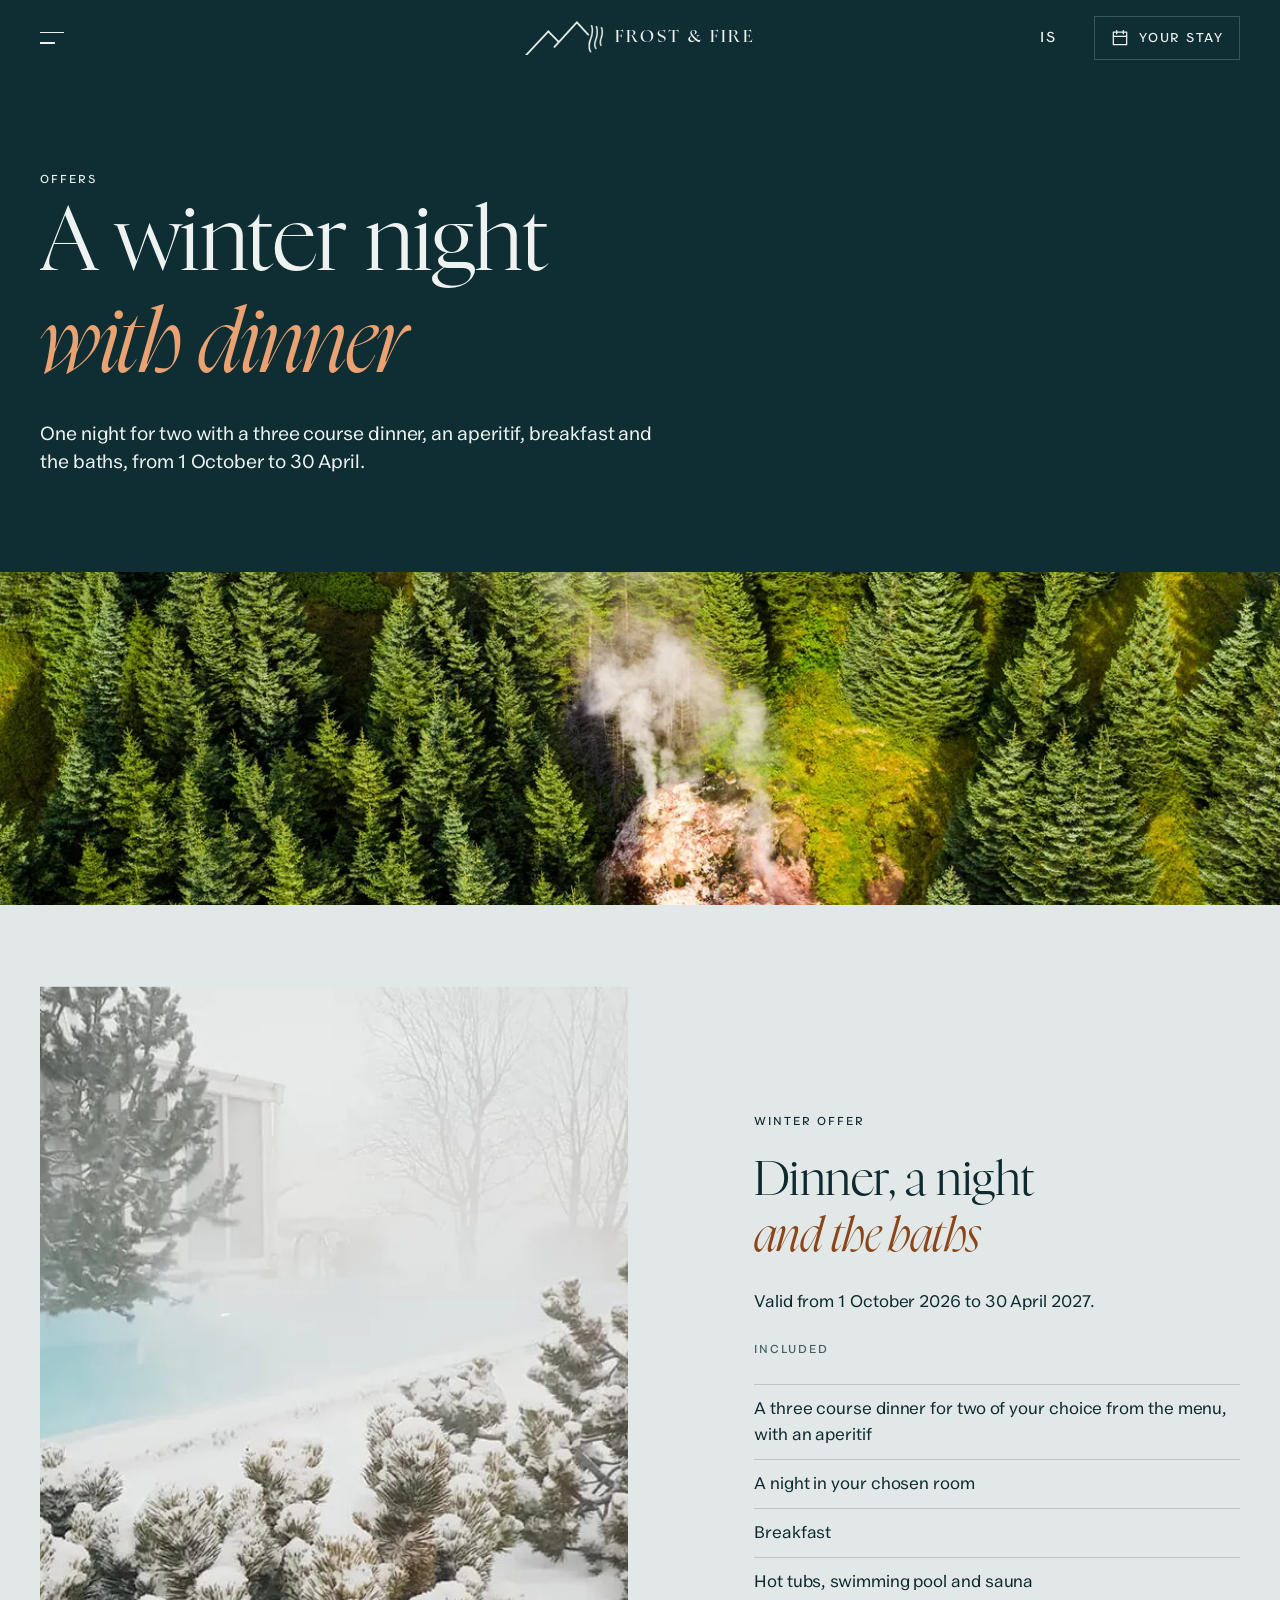
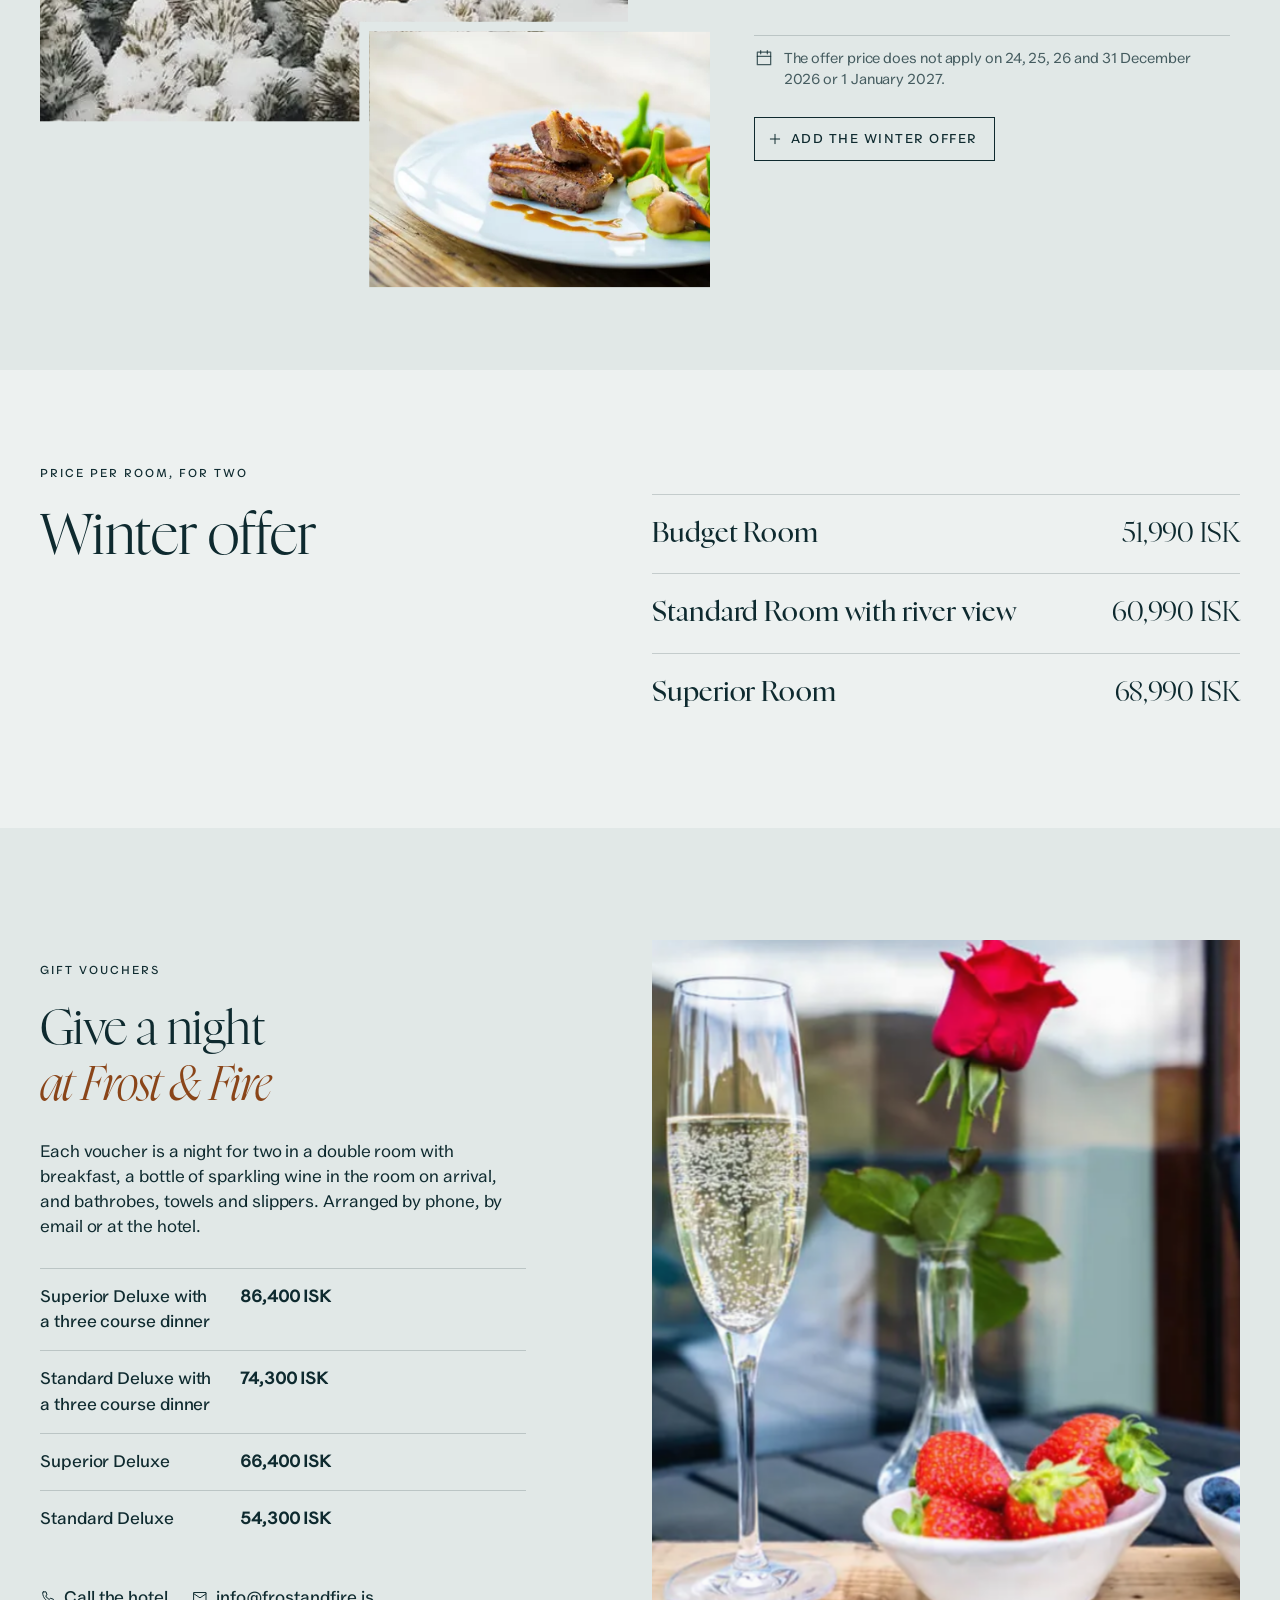
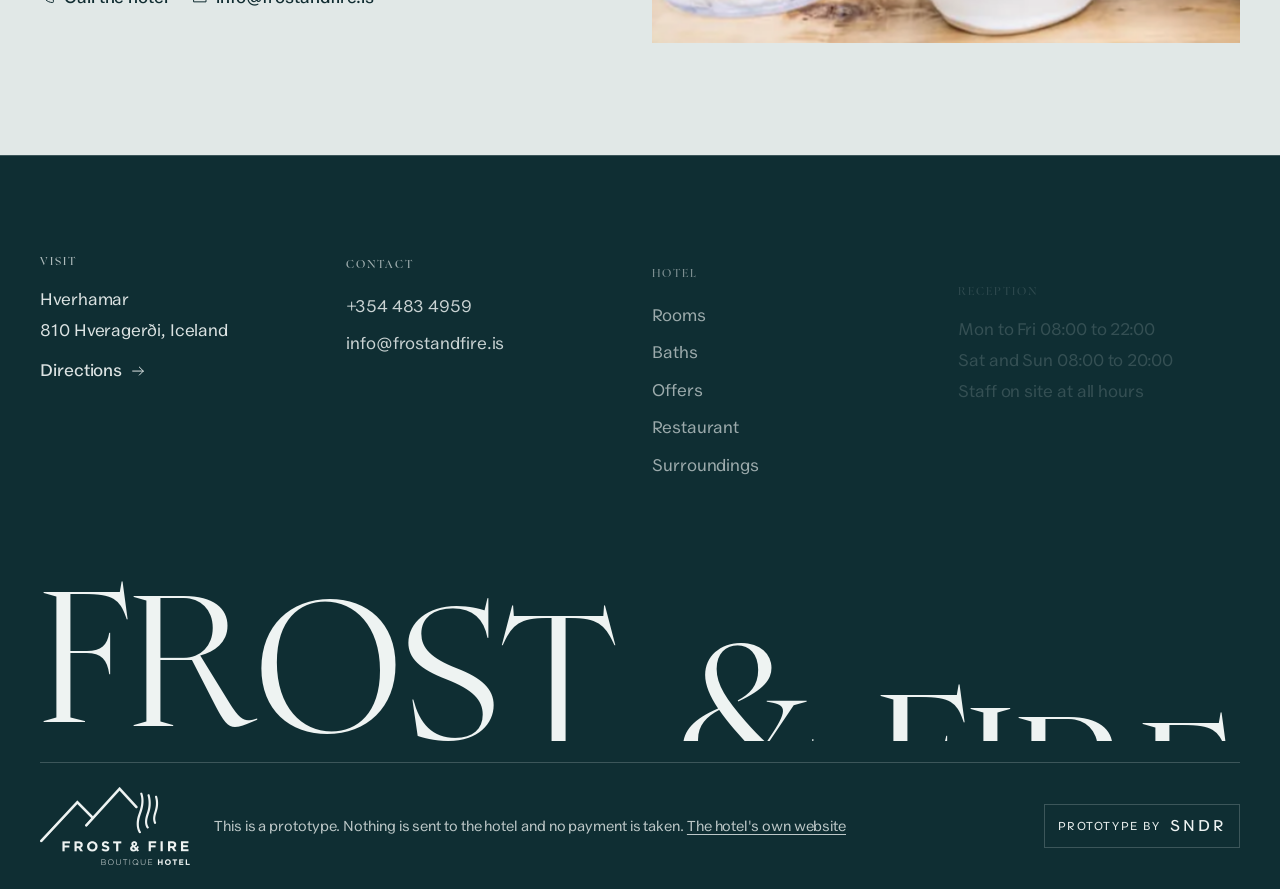
<file: offers/index.html>
<!doctype html><html lang="en"><head><meta charset="utf-8"><meta name="viewport" content="width=device-width, initial-scale=1, viewport-fit=cover"><meta name="robots" content="noindex, nofollow"><meta name="theme-color" content="#EDF1F0"><title>Winter offer and gift vouchers | Frost &amp; Fire</title><meta name="description" content="One night for two with a three course dinner, an aperitif, breakfast and the baths, from 1 October to 30 April."><script>/* focus-guard: a focus ring only for people using a keyboard.

   The bug it ends: a menu, drawer or dialog opens and its FIRST link (or the dialog's close button)
   is outlined, as if it were selected. Cause: opening code calls first.focus(), or <dialog>.showModal()
   focuses the first control by itself. When nothing was focused before, the browser decides the ring is
   wanted. Safari never focuses a button on click and a touch tap never does either, so on iPhone,
   iPad and Safari the very first tap paints the ring. Chrome with a mouse hides it, which is why it
   passes the desktop check and then reappears on Sindri's phone.

   How: remember the last input kind on <html data-input="pointer|key"> and let focus-guard.css drop the
   ring while the last input was a pointer. Keyboard users keep every ring. Load before everything else
   (inline in <head>, ~400 bytes), no dependencies. Doc: _tools/focus-guard/README.md */
(function () {
  var root = document.documentElement;
  function set(v) { if (root.getAttribute('data-input') !== v) root.setAttribute('data-input', v); }
  addEventListener('pointerdown', function () { set('pointer'); }, true);
  addEventListener('keydown', function (e) {
    if (e.key === 'Shift' || e.key === 'Control' || e.key === 'Alt' || e.key === 'Meta') return;
    set('key');
  }, true);
})();
</script><link rel="icon" type="image/png" href="../favicon.png"><link rel="apple-touch-icon" href="../apple-touch-icon.png"><link rel="alternate" hreflang="en" href="../offers/"><link rel="alternate" hreflang="is" href="../is/tilbod/"><link rel="preload" href="../assets/fonts/NyghtSerif-Light.woff2" as="font" type="font/woff2" crossorigin><link rel="preload" href="../assets/fonts/ValleySans-Regular.woff2" as="font" type="font/woff2" crossorigin><link rel="preload" as="image" type="image/webp" imagesrcset="../assets/img/forest-480.webp 480w, ../assets/img/forest-960.webp 960w, ../assets/img/forest-1440.webp 1440w, ../assets/img/forest-1920.webp 1920w" imagesizes="100vw"><link rel="stylesheet" href="../assets/css/base.css"><link rel="stylesheet" href="../assets/css/site.css"><link rel="stylesheet" href="../assets/css/stay.css"><script>window.FF={"lang":"en","locale":"en-GB","dates":{"wd":["Sun","Mon","Tue","Wed","Thu","Fri","Sat"],"wdLong":["Sunday","Monday","Tuesday","Wednesday","Thursday","Friday","Saturday"],"mo":["Jan","Feb","Mar","Apr","May","Jun","Jul","Aug","Sep","Oct","Nov","Dec"],"moLong":["January","February","March","April","May","June","July","August","September","October","November","December"],"narrow":["M","T","W","T","F","S","S"],"dot":""},"t":{"step1":"Dates","step2":"Evenings","step3":"Review","s1Title":"When are you coming?","s2Title":"Your days at Frost & Fire","s3Title":"Your stay","pickArrival":"Pick your arrival day","to":"to","nights":"Nights","night":"night","guests":"Guests","guestsShort":"guests","guestOne":"guest","room":"Room","roomAny":"Room chosen in the booking engine","roomRate":"Rate from the booking engine","roomRateShort":"From the engine","engineNote":"Room rates and availability come from the hotel's booking engine. In this prototype nothing is reserved.","fewer":"Fewer","more":"More","prevMonth":"Previous month","nextMonth":"Next month","arrivalDay":"Arrival","departureDay":"Departure","day":"Day","addTo":"Add to","time":"Time","sample":"sample","taken":"taken","forGuests":"For how many?","cancel":"Cancel","add":"Add","remove":"Remove","closedShort":"Closed","includedShort":"Included","inOffer":"In the offer","pendingNote":"{item} is added once you have picked your dates.","next1":"Plan the evenings","next2":"Review","pay":"Continue to booking","back":"Back","itemOne":"item","itemMany":"items","noItems":"Breakfast and baths included","offerIncludes":"dinner for two, aperitif, breakfast and baths","pickRoomPrice":"Choose a room for the price","includedLine":"Breakfast, hot tubs, pool and sauna","engineTotal":"Booked on the hotel's engine","tablesTotal":"Dinner tables","handoffNote":"Prototype: on the finished site, Continue opens the hotel's booking engine with these dates and this room, and each dinner table goes to DineOut. Nothing is sent from here.","doneTitle":"This is a prototype","doneBody":"Nothing was sent to the hotel, nothing was saved and no payment was taken. On the finished site the booking engine opens here with your dates and room, and your tables are requested on DineOut.","openEngine":"Open the booking engine","openDine":"Varmá on DineOut","startOver":"Start over","close":"Close","pickDate":"Pick a date","free":"Pay at the restaurant","title":"Your stay","soldOut":"Not available"},"maxGuests":4,"bookUrl":"https://book.frostogfuni.is/","dineUrl":"https://dineout.is/varma","rooms":[{"id":"superior","name":"Superior Double","max":2,"meta":"River view, king bed"},{"id":"standard","name":"Standard River View","max":2,"meta":"Double or twin"},{"id":"garden","name":"Standard Garden View","max":2,"meta":"Double bed, patio"},{"id":"budget","name":"Budget Room","max":2,"meta":"Two twins, smaller"},{"id":"family","name":"Family Room","max":4,"meta":"Up to four"}],"extras":[{"id":"dinner","icon":"dinner","name":"Dinner at Varmá","short":"Dinner","note":"Table only, you pay at the restaurant","times":["17:30","18:00","18:30","19:00","19:30","20:00","20:30"],"perPerson":true,"options":[{"id":"table","label":"Dinner at Varmá","price":0}]},{"id":"baths","icon":"spa","name":"Hot tubs, pool and sauna","short":"Baths","times":[],"includedAll":true,"options":[{"id":"in","label":"","price":0}]},{"id":"breakfast","icon":"sun","name":"Breakfast","short":"Breakfast","times":[],"includedAll":true,"morning":true,"options":[{"id":"in","label":"","price":0}]}],"packages":[{"id":"winter","name":"Winter offer","nights":1,"maxGuests":2,"minGuests":2,"dinner":true,"range":{"from":"2026-10-01","to":"2027-04-30","except":["2026-12-24","2026-12-25","2026-12-26","2026-12-31","2027-01-01"]},"rooms":["budget","standard","superior"],"rules":[{"room":"budget","price":51990},{"room":"standard","price":60990},{"room":"superior","price":68990}]}]}</script><script defer src="../assets/vendor/gsap.min.js"></script><script defer src="../assets/vendor/ScrollTrigger.min.js"></script><script defer src="../assets/vendor/CustomEase.min.js"></script><script type="module" src="../assets/js/main.js"></script></head><body class="page-packages"><a class="skip-link" href="#main">Skip to content</a><header class="site-header has-page-hero">
 <button type="button" class="menu-toggle" aria-controls="menu-panel" aria-expanded="false" aria-haspopup="dialog" aria-label="Menu"><span class="burger" aria-hidden="true"><i></i><i></i></span></button>
 <a class="brand" href="../" aria-label="Frost &amp; Fire, home"><span class="brand-mark"><img class="mark-light" src="../assets/logo/mark.png" width="83" height="36" alt=""><img class="mark-ink" src="../assets/logo/mark-ink.png" width="83" height="36" alt=""></span><span class="brand-word" translate="no" aria-hidden="true"><i>F</i><i>r</i><i>o</i><i>s</i><i>t</i><i>&nbsp;</i><i>&amp;</i><i>&nbsp;</i><i>F</i><i>i</i><i>r</i><i>e</i></span></a>
 <div class="header-right"><a class="lang" href="../is/tilbod/" lang="is" hreflang="is" aria-label="Íslenska">IS</a><button type="button" class="btn-stay" data-stay-open aria-haspopup="dialog" aria-controls="stay-dialog"><svg class="icon" viewBox="0 0 24 24" width="20" height="20" fill="none" stroke="currentColor" stroke-width="1.5" stroke-linecap="round" stroke-linejoin="round" aria-hidden="true" ><rect x="4" y="5" width="16" height="15"/><path d="M4 10h16M8 3v4M16 3v4"/></svg><span>Your stay</span><b data-stay-count hidden></b></button></div>
</header>
<dialog class="menu-panel" id="menu-panel" aria-label="Menu" tabindex="-1">
 <div class="menu-curtain menu-curtain--lead" aria-hidden="true"></div><div class="menu-curtain" aria-hidden="true"></div>
 <div class="menu-top"><button type="button" class="menu-close" aria-label="Close"><span class="burger" aria-hidden="true"><i></i><i></i></span></button><a class="brand" href="../" aria-label="Frost &amp; Fire, home"><span class="brand-mark"><img class="mark-light" src="../assets/logo/mark.png" width="83" height="36" alt=""><img class="mark-ink" src="../assets/logo/mark-ink.png" width="83" height="36" alt=""></span><span class="brand-word" translate="no" aria-hidden="true"><i>F</i><i>r</i><i>o</i><i>s</i><i>t</i><i>&nbsp;</i><i>&amp;</i><i>&nbsp;</i><i>F</i><i>i</i><i>r</i><i>e</i></span></a><span></span></div>
 <div class="menu-body">
  <nav aria-label="Main navigation"><a href="../rooms/" data-menu="rooms" ><span class="menu-num" aria-hidden="true">01</span><span class="menu-mask"><span class="menu-word">Rooms</span></span></a><a href="../baths/" data-menu="wellness" ><span class="menu-num" aria-hidden="true">02</span><span class="menu-mask"><span class="menu-word">Baths</span></span></a><a href="../offers/" data-menu="packages" aria-current="page"><span class="menu-num" aria-hidden="true">03</span><span class="menu-mask"><span class="menu-word">Offers</span></span></a><a href="../restaurant/" data-menu="restaurant" ><span class="menu-num" aria-hidden="true">04</span><span class="menu-mask"><span class="menu-word">Restaurant</span></span></a><a href="../surroundings/" data-menu="location" ><span class="menu-num" aria-hidden="true">05</span><span class="menu-mask"><span class="menu-word">Surroundings</span></span></a></nav>
  <div class="menu-photo" aria-hidden="true"><div class="menu-photo-frame"><div class="menu-shot" data-shot="home"><picture><source type="image/webp" srcset="../assets/img/dusk-480.webp 480w, ../assets/img/dusk-960.webp 960w" sizes="(max-width:1023px) 1px, 34vw"><img src="../assets/img/dusk-960.jpg" srcset="../assets/img/dusk-480.jpg 480w, ../assets/img/dusk-960.jpg 960w" sizes="(max-width:1023px) 1px, 34vw" width="1000" height="667" alt="" loading="lazy"  decoding="async"></picture></div><div class="menu-shot" data-shot="rooms"><picture><source type="image/webp" srcset="../assets/img/superior-480.webp 480w, ../assets/img/superior-960.webp 960w" sizes="(max-width:1023px) 1px, 34vw"><img src="../assets/img/superior-960.jpg" srcset="../assets/img/superior-480.jpg 480w, ../assets/img/superior-960.jpg 960w" sizes="(max-width:1023px) 1px, 34vw" width="1000" height="667" alt="" loading="lazy"  decoding="async"></picture></div><div class="menu-shot" data-shot="wellness"><picture><source type="image/webp" srcset="../assets/img/hottubs-480.webp 480w, ../assets/img/hottubs-960.webp 960w" sizes="(max-width:1023px) 1px, 34vw"><img src="../assets/img/hottubs-960.jpg" srcset="../assets/img/hottubs-480.jpg 480w, ../assets/img/hottubs-960.jpg 960w" sizes="(max-width:1023px) 1px, 34vw" width="1000" height="667" alt="" loading="lazy"  decoding="async"></picture></div><div class="menu-shot is-on" data-shot="packages"><picture><source type="image/webp" srcset="../assets/img/snow-480.webp 480w, ../assets/img/snow-960.webp 960w" sizes="(max-width:1023px) 1px, 34vw"><img src="../assets/img/snow-960.jpg" srcset="../assets/img/snow-480.jpg 480w, ../assets/img/snow-960.jpg 960w" sizes="(max-width:1023px) 1px, 34vw" width="1000" height="666" alt="" loading="lazy"  decoding="async"></picture></div><div class="menu-shot" data-shot="restaurant"><picture><source type="image/webp" srcset="../assets/img/conservatory-480.webp 480w, ../assets/img/conservatory-960.webp 960w" sizes="(max-width:1023px) 1px, 34vw"><img src="../assets/img/conservatory-960.jpg" srcset="../assets/img/conservatory-480.jpg 480w, ../assets/img/conservatory-960.jpg 960w" sizes="(max-width:1023px) 1px, 34vw" width="1000" height="667" alt="" loading="lazy"  decoding="async"></picture></div><div class="menu-shot" data-shot="location"><picture><source type="image/webp" srcset="../assets/img/steam-480.webp 480w, ../assets/img/steam-960.webp 960w" sizes="(max-width:1023px) 1px, 34vw"><img src="../assets/img/steam-960.jpg" srcset="../assets/img/steam-480.jpg 480w, ../assets/img/steam-960.jpg 960w" sizes="(max-width:1023px) 1px, 34vw" width="1000" height="667" alt="" loading="lazy"  decoding="async"></picture></div></div></div>
 </div>
 <div class="menu-foot"><p class="small">Hverhamar · 810 Hveragerði</p><a href="tel:+3544834959">+354 483 4959</a><a href="mailto:info@frostandfire.is">info@frostandfire.is</a><a class="lang" href="../is/tilbod/" lang="is" hreflang="is" aria-label="Íslenska">IS</a></div>
</dialog><main id="main"><section class="page-hero" aria-labelledby="page-title"><div class="wrap page-hero-copy"><p class="eyebrow">Offers</p><h1 id="page-title"><span class="line"><span>A winter night</span></span><span class="line"><em>with dinner</em></span></h1><p class="lede">One night for two with a three course dinner, an aperitif, breakfast and the baths, from 1 October to 30 April.</p></div><div class="pano" data-sweep><div data-drift="-4,4"><picture><source type="image/webp" srcset="../assets/img/forest-480.webp 480w, ../assets/img/forest-960.webp 960w, ../assets/img/forest-1440.webp 1440w, ../assets/img/forest-1920.webp 1920w" sizes="100vw"><img src="../assets/img/forest-960.jpg" srcset="../assets/img/forest-480.jpg 480w, ../assets/img/forest-960.jpg 960w, ../assets/img/forest-1440.jpg 1440w, ../assets/img/forest-1920.jpg 1920w" sizes="100vw" width="1920" height="500" alt="Steam rising from a hot spring among spruce trees, seen from above" loading="eager" fetchpriority="high" decoding="async"></picture></div></div></section>
<section class="tint pad" id="winter"><div class="wrap split">
 <div class="collage" data-sweep><div class="collage-large" data-drift="-3,3"><div class="photo-frame "><picture><source type="image/webp" srcset="../assets/img/snow-480.webp 480w, ../assets/img/snow-960.webp 960w" sizes="(max-width:767px) 90vw, 47vw"><img src="../assets/img/snow-960.jpg" srcset="../assets/img/snow-480.jpg 480w, ../assets/img/snow-960.jpg 960w" sizes="(max-width:767px) 90vw, 47vw" width="1000" height="666" alt="Snow on the spruce trees by the steaming pool" loading="lazy"  decoding="async"></picture></div></div><div class="collage-small" data-drift="8,-8"><div class="photo-frame "><picture><source type="image/webp" srcset="../assets/img/lamb-480.webp 480w, ../assets/img/lamb-960.webp 960w" sizes="(max-width:767px) 56vw, 26vw"><img src="../assets/img/lamb-960.jpg" srcset="../assets/img/lamb-480.jpg 480w, ../assets/img/lamb-960.jpg 960w" sizes="(max-width:767px) 56vw, 26vw" width="1000" height="667" alt="A main course at Restaurant Varmá" loading="lazy"  decoding="async"></picture></div></div></div>
 <div class="split-copy"><div class="reveal "><div data-rise><p class="eyebrow">Winter offer</p></div></div><h2 data-heading ><span class="line"><span>Dinner, a night</span></span><span class="line"><em>and the baths</em></span></h2><div class="reveal "><div data-rise><p>Valid from 1 October 2026 to 30 April 2027.</p></div></div>
  <div class="reveal "><div data-rise><p class="eyebrow list-label">Included</p></div></div><ul class="rows rows--tight" data-rows><li class="row"><span class="row-rule" aria-hidden="true"></span><span class="row-text">A three course dinner for two of your choice from the menu, with an aperitif</span></li><li class="row"><span class="row-rule" aria-hidden="true"></span><span class="row-text">A night in your chosen room</span></li><li class="row"><span class="row-rule" aria-hidden="true"></span><span class="row-text">Breakfast</span></li><li class="row"><span class="row-rule" aria-hidden="true"></span><span class="row-text">Hot tubs, swimming pool and sauna</span></li></ul>
  <div class="reveal "><div data-rise><p class="small muted warn"><svg class="icon" viewBox="0 0 24 24" width="20" height="20" fill="none" stroke="currentColor" stroke-width="1.5" stroke-linecap="round" stroke-linejoin="round" aria-hidden="true" ><rect x="4" y="5" width="16" height="15"/><path d="M4 10h16M8 3v4M16 3v4"/></svg><span>The offer price does not apply on 24, 25, 26 and 31 December 2026 or 1 January 2027.</span></p></div></div><div class="reveal "><div data-rise><div class="actions"><button type="button" class="btn-add " data-stay-open aria-haspopup="dialog" aria-controls="stay-dialog" data-stay-add="package:winter"><svg class="icon" viewBox="0 0 24 24" width="20" height="20" fill="none" stroke="currentColor" stroke-width="1.5" stroke-linecap="round" stroke-linejoin="round" aria-hidden="true" ><path d="M12 5v14M5 12h14"/></svg><span>Add the winter offer</span></button></div></div></div></div>
</div></section>
<section class="pad"><div class="wrap included-grid"><div class="section-head"><div class="reveal "><div data-rise><p class="eyebrow">Price per room, for two</p></div></div><h2 data-heading ><span class="line"><span>Winter offer</span></span></h2></div><ul class="rows rows--big price-rows" data-rows><li class="row"><span class="row-rule" aria-hidden="true"></span><span class="row-title">Budget Room</span><b class="row-price">51,990 ISK</b></li><li class="row"><span class="row-rule" aria-hidden="true"></span><span class="row-title">Standard Room with river view</span><b class="row-price">60,990 ISK</b></li><li class="row"><span class="row-rule" aria-hidden="true"></span><span class="row-title">Superior Room</span><b class="row-price">68,990 ISK</b></li></ul></div></section>
<section class="tint pad" id="vouchers"><div class="wrap split split--flip">
 <div class="split-copy"><div class="reveal "><div data-rise><p class="eyebrow">Gift vouchers</p></div></div><h2 data-heading ><span class="line"><span>Give a night</span></span><span class="line"><em>at Frost & Fire</em></span></h2><div class="reveal "><div data-rise><p>Each voucher is a night for two in a double room with breakfast, a bottle of sparkling wine in the room on arrival, and bathrobes, towels and slippers. Arranged by phone, by email or at the hotel.</p></div></div>
  <ul class="rows " data-rows><li class="row"><span class="row-rule" aria-hidden="true"></span><span class="row-name">Superior Deluxe with a three course dinner</span><b class="row-text">86,400 ISK</b></li><li class="row"><span class="row-rule" aria-hidden="true"></span><span class="row-name">Standard Deluxe with a three course dinner</span><b class="row-text">74,300 ISK</b></li><li class="row"><span class="row-rule" aria-hidden="true"></span><span class="row-name">Superior Deluxe</span><b class="row-text">66,400 ISK</b></li><li class="row"><span class="row-rule" aria-hidden="true"></span><span class="row-name">Standard Deluxe</span><b class="row-text">54,300 ISK</b></li></ul>
  <div class="reveal "><div data-rise><div class="actions"><a class="btn-text" href="tel:+3544834959"><svg class="icon" viewBox="0 0 24 24" width="20" height="20" fill="none" stroke="currentColor" stroke-width="1.5" stroke-linecap="round" stroke-linejoin="round" aria-hidden="true" ><path d="M5 4h4l1.5 4.5-2 1.5a12 12 0 0 0 5.5 5.5l1.5-2L20 15v4a1 1 0 0 1-1 1C10.7 20 4 13.3 4 5a1 1 0 0 1 1-1z"/></svg>Call the hotel</a><a class="btn-text" href="mailto:info@frostandfire.is"><svg class="icon" viewBox="0 0 24 24" width="20" height="20" fill="none" stroke="currentColor" stroke-width="1.5" stroke-linecap="round" stroke-linejoin="round" aria-hidden="true" ><rect x="3" y="5" width="18" height="14"/><path d="M3 7l9 6 9-6"/></svg>info@frostandfire.is</a></div></div></div></div>
 <div class="split-media" data-sweep><div data-drift="-3,3"><div class="photo-frame "><picture><source type="image/webp" srcset="../assets/img/bubbles-480.webp 480w, ../assets/img/bubbles-960.webp 960w" sizes="(max-width:767px) 90vw, 47vw"><img src="../assets/img/bubbles-960.jpg" srcset="../assets/img/bubbles-480.jpg 480w, ../assets/img/bubbles-960.jpg 960w" sizes="(max-width:767px) 90vw, 47vw" width="1000" height="667" alt="Two glasses of sparkling wine with berries on a balcony over the river" loading="lazy"  decoding="async"></picture></div></div></div>
</div></section></main><footer class="site-footer"><div class="wrap">
 <div class="footer-columns" data-cards>
  <div class="footer-column"><h2 class="eyebrow">Visit</h2><p>Hverhamar</p><p>810 Hveragerði, Iceland</p><a class="btn-text" href="https://www.google.com/maps/search/?api=1&amp;query=Frost+and+Fire+Hotel+Hveragerdi" target="_blank" rel="noopener">Directions<svg class="icon" viewBox="0 0 24 24" width="20" height="20" fill="none" stroke="currentColor" stroke-width="1.5" stroke-linecap="round" stroke-linejoin="round" aria-hidden="true" ><path d="M4 12h16M14 6l6 6-6 6"/></svg></a></div>
  <div class="footer-column"><h2 class="eyebrow">Contact</h2><a href="tel:+3544834959">+354 483 4959</a><a href="mailto:info@frostandfire.is">info@frostandfire.is</a></div>
  <nav class="footer-column" aria-label="Hotel"><h2 class="eyebrow">Hotel</h2><a href="../rooms/">Rooms</a><a href="../baths/">Baths</a><a href="../offers/">Offers</a><a href="../restaurant/">Restaurant</a><a href="../surroundings/">Surroundings</a></nav>
  <div class="footer-column"><h2 class="eyebrow">Reception</h2><p>Mon to Fri 08:00 to 22:00</p><p>Sat and Sun 08:00 to 20:00</p><p>Staff on site at all hours</p></div>
 </div>
 <div class="footer-wordmark" role="img" aria-label="Frost &amp; Fire"><span class="fit-line fit-wide" aria-hidden="true"><span>F</span><span>R</span><span>O</span><span>S</span><span>T</span><span class="sp">&nbsp;</span><span>&</span><span class="sp">&nbsp;</span><span>F</span><span>I</span><span>R</span><span>E</span></span><span class="fit-line fit-narrow" aria-hidden="true"><span>F</span><span>R</span><span>O</span><span>S</span><span>T</span></span><span class="fit-line fit-narrow" aria-hidden="true"><span>&</span><span class="sp">&nbsp;</span><span>F</span><span>I</span><span>R</span><span>E</span></span></div>
 <div class="footer-legal small"><img class="footer-logo" src="../assets/logo/full.png" width="600" height="311" alt="Frost &amp; Fire Boutique Hotel" loading="lazy"><p class="proto-note">This is a prototype. Nothing is sent to the hotel and no payment is taken. <a class="plain-link" href="https://frostandfire.is" target="_blank" rel="noopener">The hotel's own website</a></p><a class="sndr-badge" href="https://sndrstudio.is" target="_blank" rel="noopener" aria-label="Prototype by SNDR Studio"><span>Prototype by</span><b>SNDR</b></a></div>
</div></footer><dialog class="stay-dialog" id="stay-dialog" aria-labelledby="stay-title" tabindex="-1">
 <div class="sheet-backdrop" aria-hidden="true"></div>
 <div class="stay-sheet on-steam" tabindex="-1" data-lenis-prevent>
  <div class="stay-top"><p class="eyebrow">Your stay</p><ol class="stay-steps"></ol><button type="button" class="stay-close icon-btn" aria-label="Close"><svg class="icon" viewBox="0 0 24 24" width="20" height="20" fill="none" stroke="currentColor" stroke-width="1.5" stroke-linecap="round" stroke-linejoin="round" aria-hidden="true" ><path d="M6 6l12 12M18 6L6 18"/></svg></button></div>
  <div class="stay-body"></div>
  <div class="stay-foot"></div>
 </div>
</dialog></body></html>
</file>
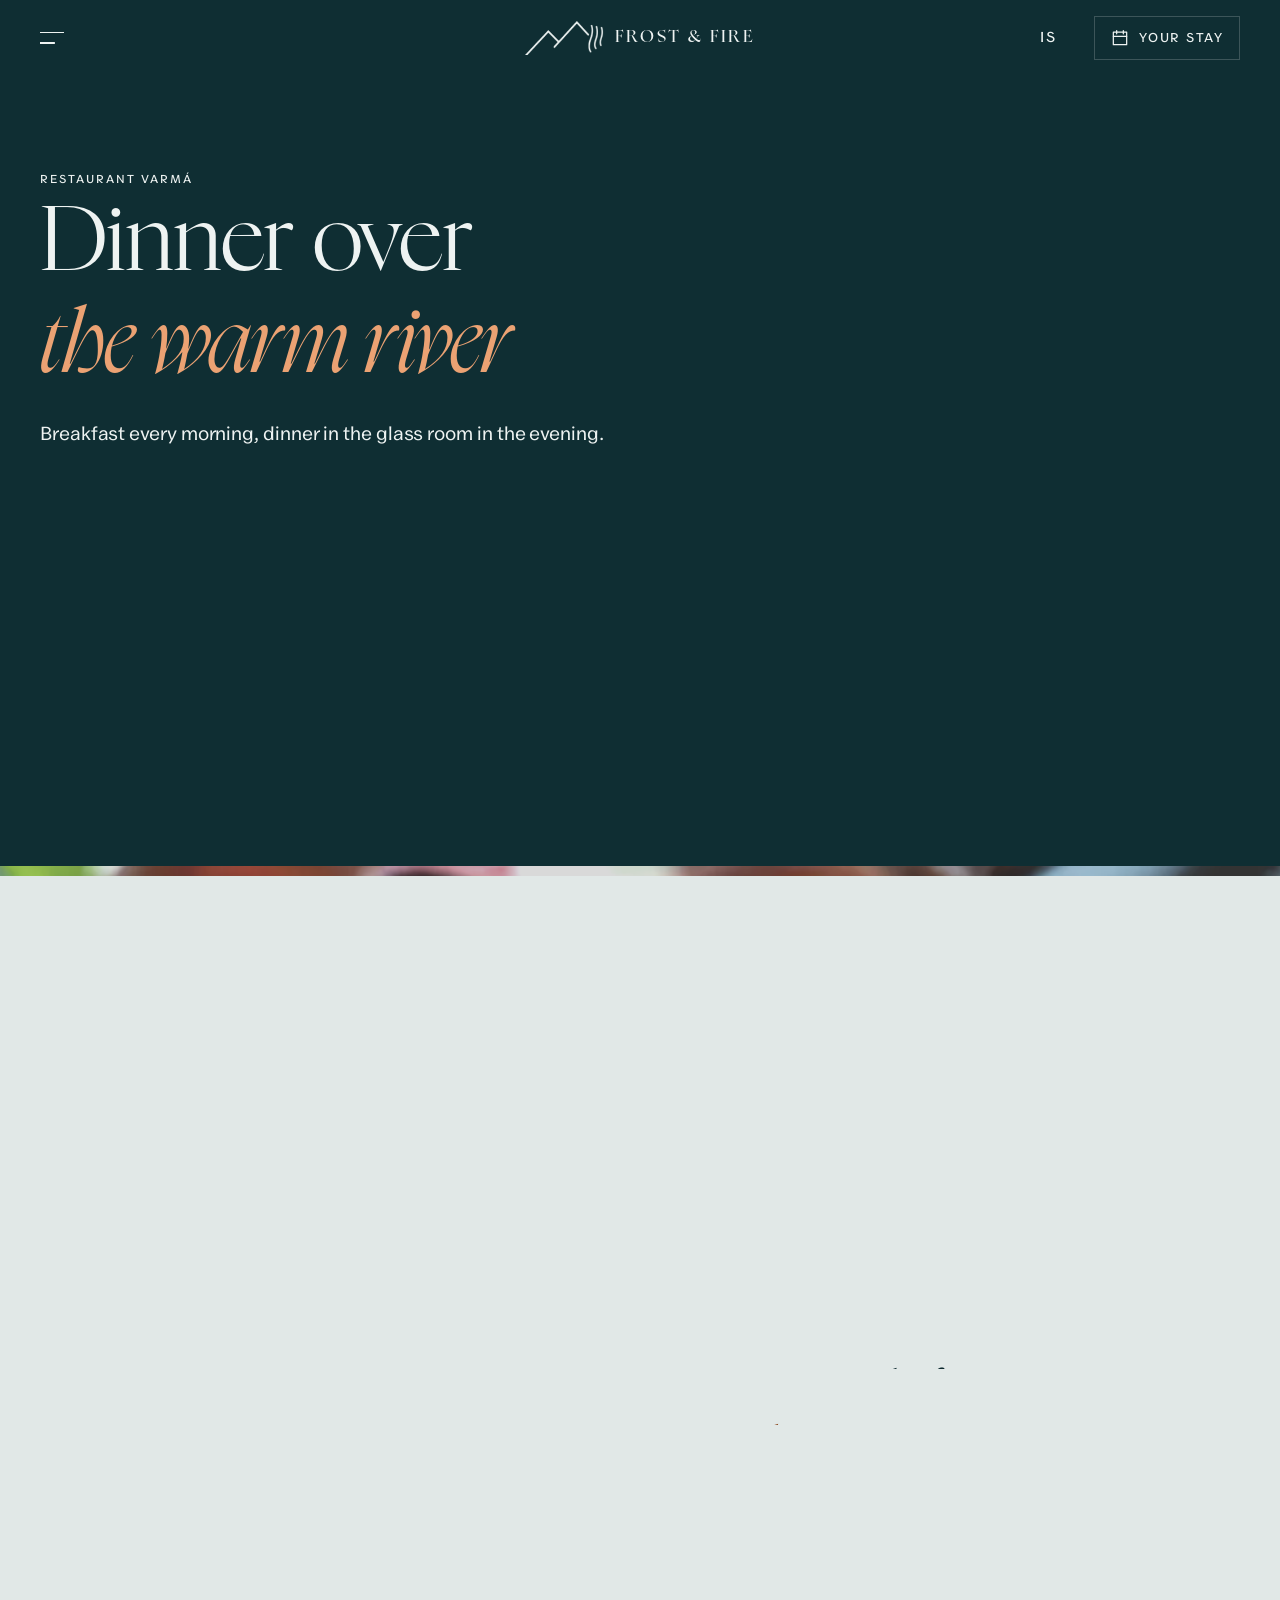
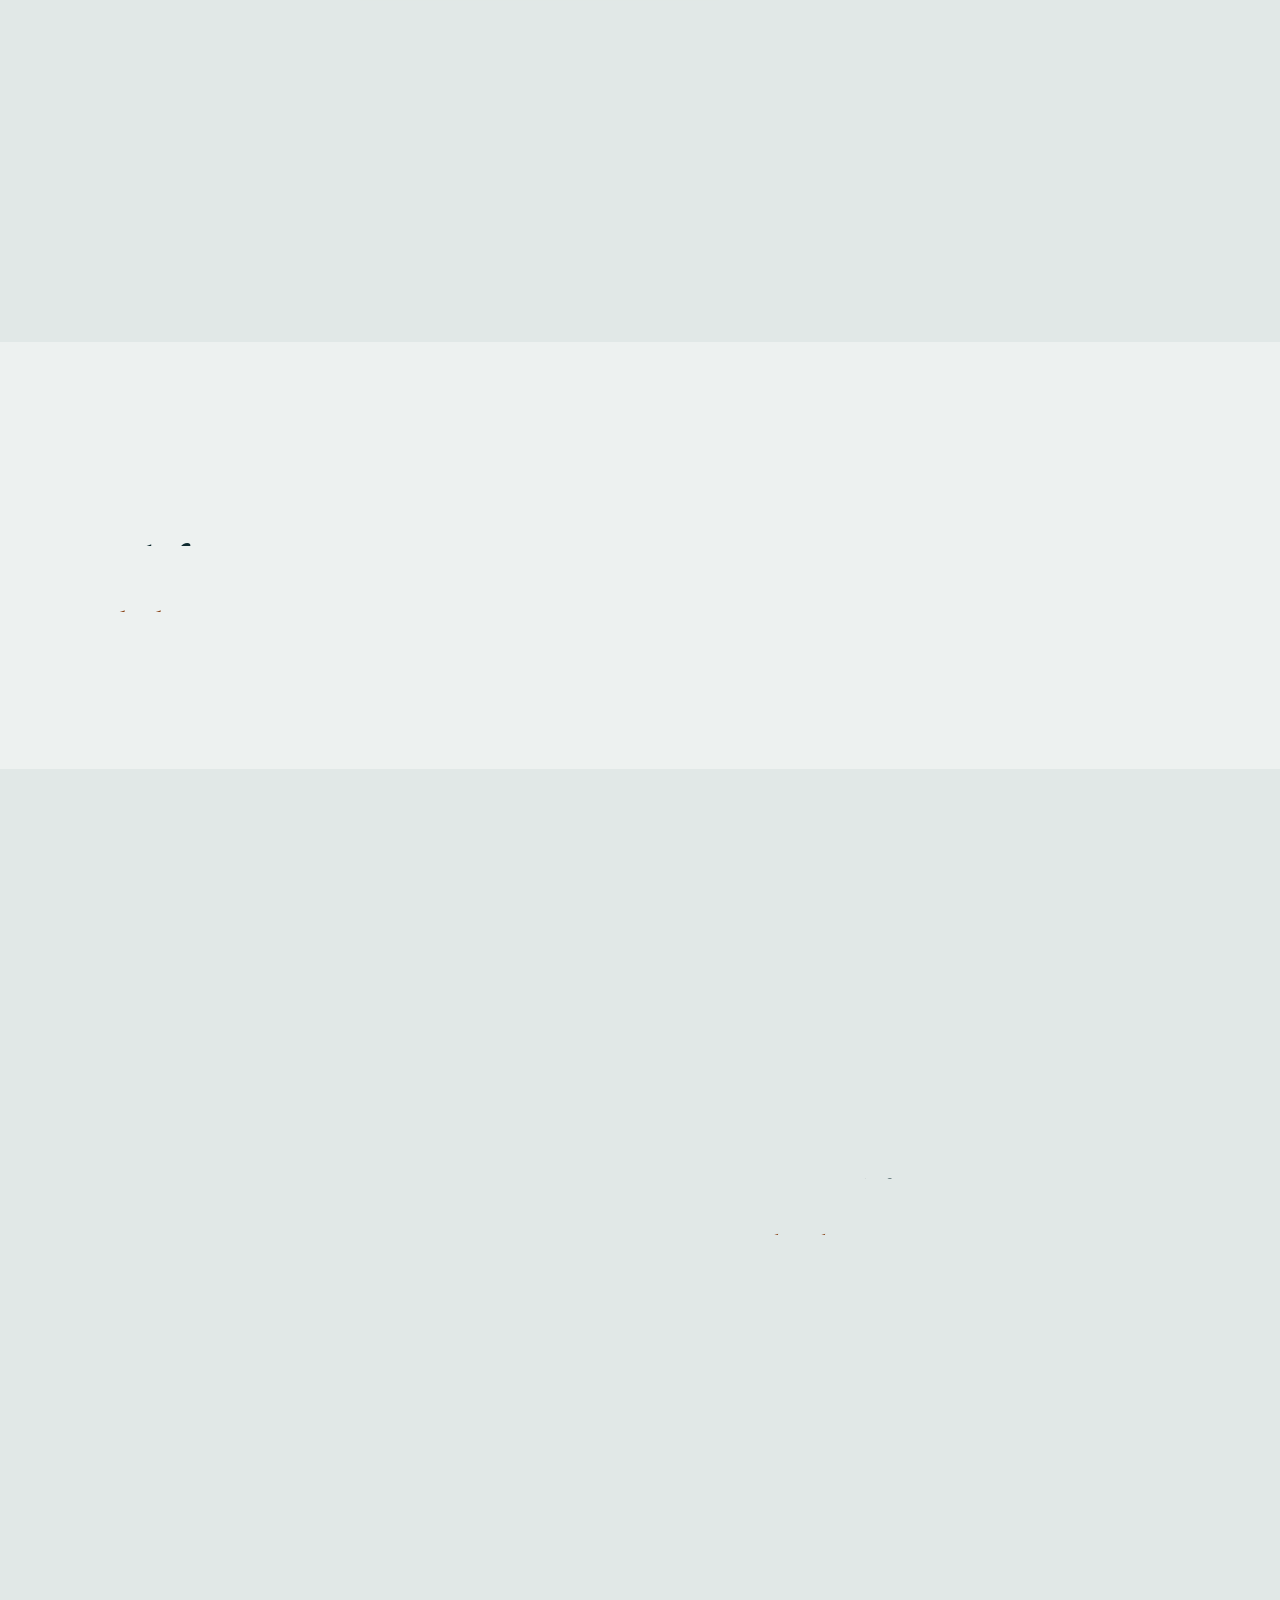
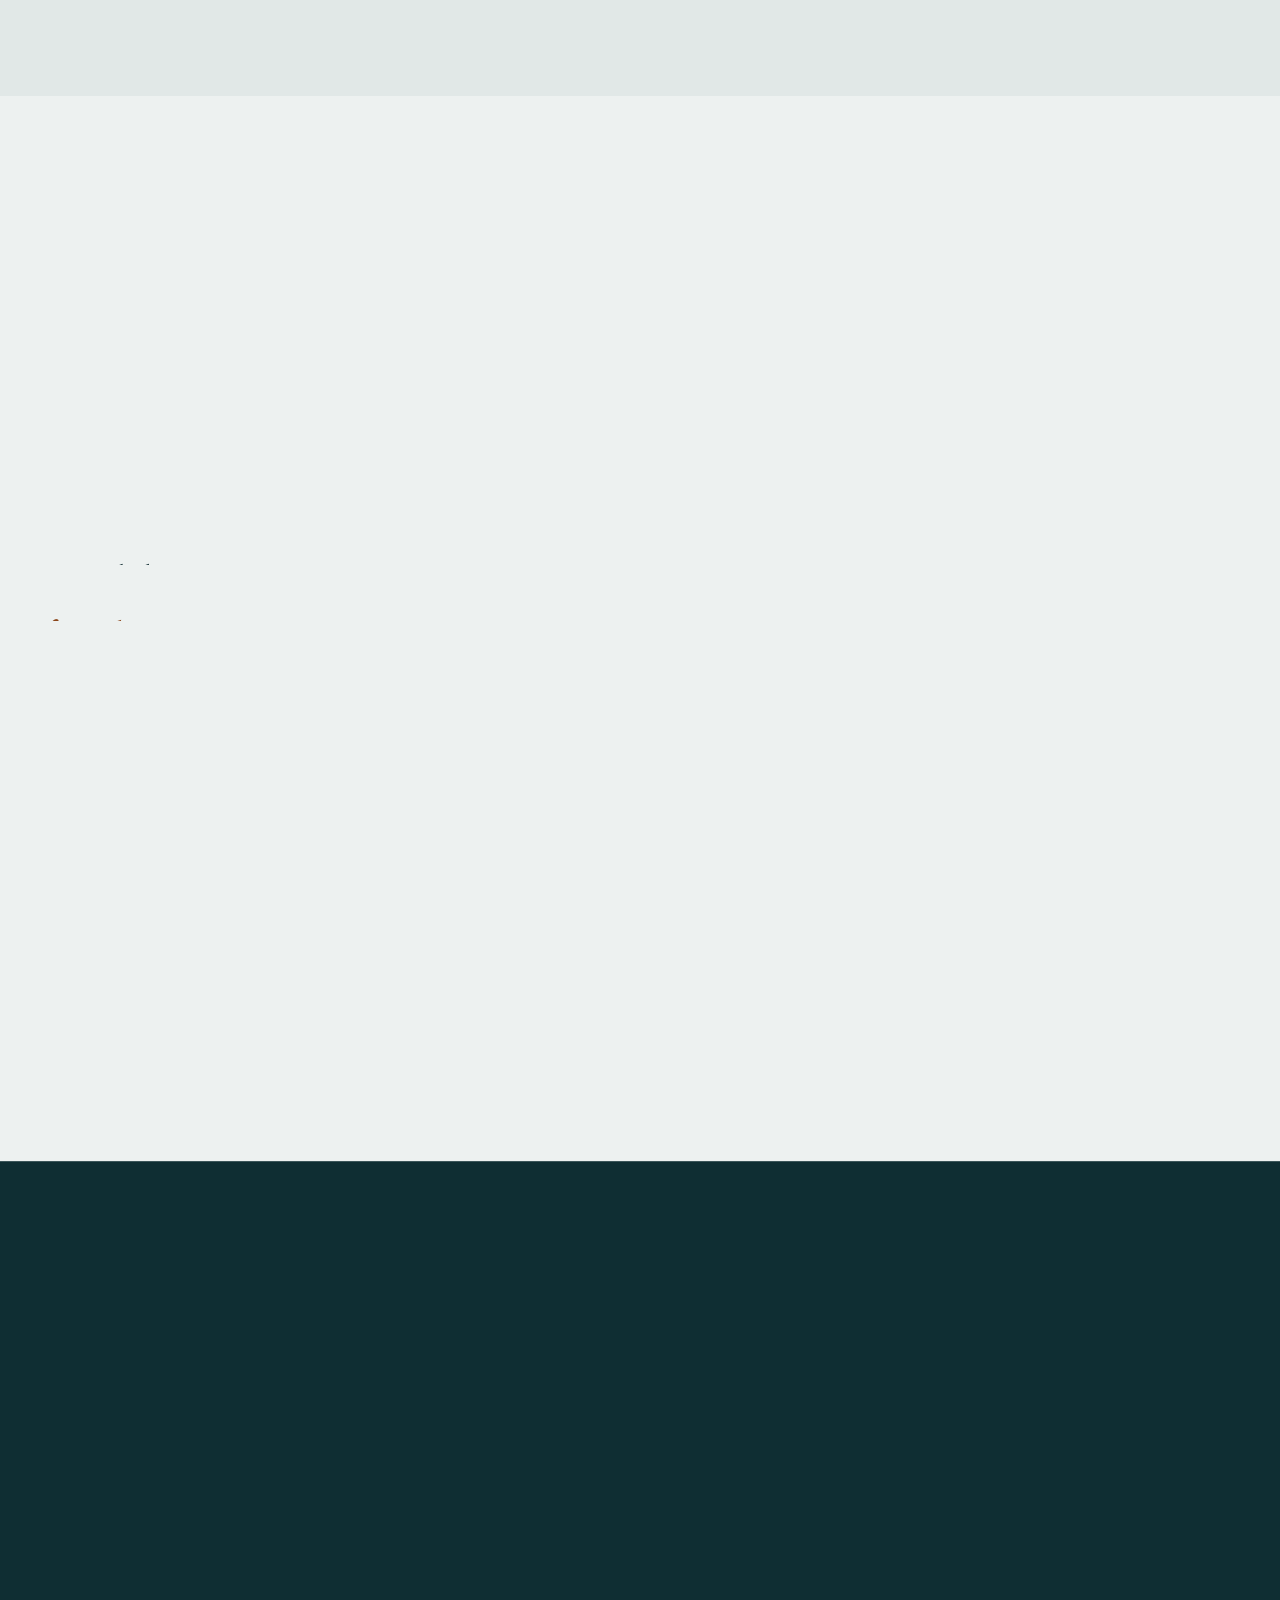
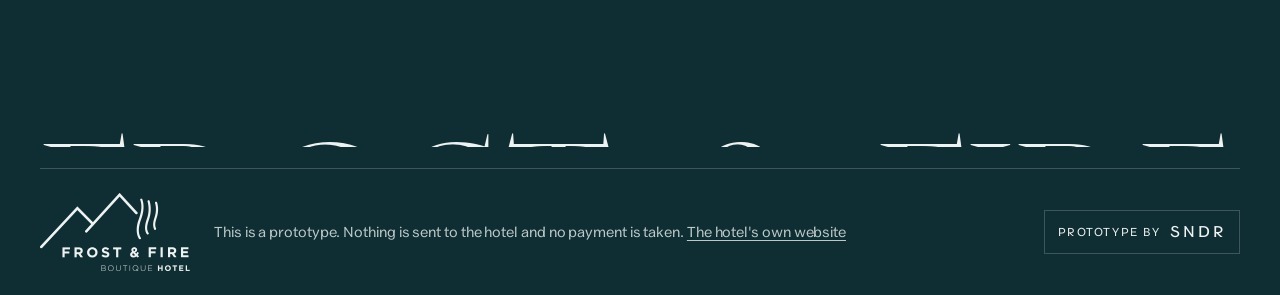
<file: restaurant/index.html>
<!doctype html><html lang="en"><head><meta charset="utf-8"><meta name="viewport" content="width=device-width, initial-scale=1, viewport-fit=cover"><meta name="robots" content="noindex, nofollow"><meta name="theme-color" content="#EDF1F0"><title>Restaurant Varmá | Frost &amp; Fire</title><meta name="description" content="Breakfast every morning, dinner in the glass room in the evening."><script>/* focus-guard: a focus ring only for people using a keyboard.

   The bug it ends: a menu, drawer or dialog opens and its FIRST link (or the dialog's close button)
   is outlined, as if it were selected. Cause: opening code calls first.focus(), or <dialog>.showModal()
   focuses the first control by itself. When nothing was focused before, the browser decides the ring is
   wanted. Safari never focuses a button on click and a touch tap never does either, so on iPhone,
   iPad and Safari the very first tap paints the ring. Chrome with a mouse hides it, which is why it
   passes the desktop check and then reappears on Sindri's phone.

   How: remember the last input kind on <html data-input="pointer|key"> and let focus-guard.css drop the
   ring while the last input was a pointer. Keyboard users keep every ring. Load before everything else
   (inline in <head>, ~400 bytes), no dependencies. Doc: _tools/focus-guard/README.md */
(function () {
  var root = document.documentElement;
  function set(v) { if (root.getAttribute('data-input') !== v) root.setAttribute('data-input', v); }
  addEventListener('pointerdown', function () { set('pointer'); }, true);
  addEventListener('keydown', function (e) {
    if (e.key === 'Shift' || e.key === 'Control' || e.key === 'Alt' || e.key === 'Meta') return;
    set('key');
  }, true);
})();
</script><link rel="icon" type="image/png" href="../favicon.png"><link rel="apple-touch-icon" href="../apple-touch-icon.png"><link rel="alternate" hreflang="en" href="../restaurant/"><link rel="alternate" hreflang="is" href="../is/veitingastadur/"><link rel="preload" href="../assets/fonts/NyghtSerif-Light.woff2" as="font" type="font/woff2" crossorigin><link rel="preload" href="../assets/fonts/ValleySans-Regular.woff2" as="font" type="font/woff2" crossorigin><link rel="preload" as="image" type="image/webp" imagesrcset="../assets/img/food-480.webp 480w, ../assets/img/food-960.webp 960w, ../assets/img/food-1440.webp 1440w, ../assets/img/food-1920.webp 1920w" imagesizes="100vw"><link rel="stylesheet" href="../assets/css/base.css"><link rel="stylesheet" href="../assets/css/site.css"><link rel="stylesheet" href="../assets/css/stay.css"><script>window.FF={"lang":"en","locale":"en-GB","dates":{"wd":["Sun","Mon","Tue","Wed","Thu","Fri","Sat"],"wdLong":["Sunday","Monday","Tuesday","Wednesday","Thursday","Friday","Saturday"],"mo":["Jan","Feb","Mar","Apr","May","Jun","Jul","Aug","Sep","Oct","Nov","Dec"],"moLong":["January","February","March","April","May","June","July","August","September","October","November","December"],"narrow":["M","T","W","T","F","S","S"],"dot":""},"t":{"step1":"Dates","step2":"Evenings","step3":"Review","s1Title":"When are you coming?","s2Title":"Your days at Frost & Fire","s3Title":"Your stay","pickArrival":"Pick your arrival day","to":"to","nights":"Nights","night":"night","guests":"Guests","guestsShort":"guests","guestOne":"guest","room":"Room","roomAny":"Room chosen in the booking engine","roomRate":"Rate from the booking engine","roomRateShort":"From the engine","engineNote":"Room rates and availability come from the hotel's booking engine. In this prototype nothing is reserved.","fewer":"Fewer","more":"More","prevMonth":"Previous month","nextMonth":"Next month","arrivalDay":"Arrival","departureDay":"Departure","day":"Day","addTo":"Add to","time":"Time","sample":"sample","taken":"taken","forGuests":"For how many?","cancel":"Cancel","add":"Add","remove":"Remove","closedShort":"Closed","includedShort":"Included","inOffer":"In the offer","pendingNote":"{item} is added once you have picked your dates.","next1":"Plan the evenings","next2":"Review","pay":"Continue to booking","back":"Back","itemOne":"item","itemMany":"items","noItems":"Breakfast and baths included","offerIncludes":"dinner for two, aperitif, breakfast and baths","pickRoomPrice":"Choose a room for the price","includedLine":"Breakfast, hot tubs, pool and sauna","engineTotal":"Booked on the hotel's engine","tablesTotal":"Dinner tables","handoffNote":"Prototype: on the finished site, Continue opens the hotel's booking engine with these dates and this room, and each dinner table goes to DineOut. Nothing is sent from here.","doneTitle":"This is a prototype","doneBody":"Nothing was sent to the hotel, nothing was saved and no payment was taken. On the finished site the booking engine opens here with your dates and room, and your tables are requested on DineOut.","openEngine":"Open the booking engine","openDine":"Varmá on DineOut","startOver":"Start over","close":"Close","pickDate":"Pick a date","free":"Pay at the restaurant","title":"Your stay","soldOut":"Not available"},"maxGuests":4,"bookUrl":"https://book.frostogfuni.is/","dineUrl":"https://dineout.is/varma","rooms":[{"id":"superior","name":"Superior Double","max":2,"meta":"River view, king bed"},{"id":"standard","name":"Standard River View","max":2,"meta":"Double or twin"},{"id":"garden","name":"Standard Garden View","max":2,"meta":"Double bed, patio"},{"id":"budget","name":"Budget Room","max":2,"meta":"Two twins, smaller"},{"id":"family","name":"Family Room","max":4,"meta":"Up to four"}],"extras":[{"id":"dinner","icon":"dinner","name":"Dinner at Varmá","short":"Dinner","note":"Table only, you pay at the restaurant","times":["17:30","18:00","18:30","19:00","19:30","20:00","20:30"],"perPerson":true,"options":[{"id":"table","label":"Dinner at Varmá","price":0}]},{"id":"baths","icon":"spa","name":"Hot tubs, pool and sauna","short":"Baths","times":[],"includedAll":true,"options":[{"id":"in","label":"","price":0}]},{"id":"breakfast","icon":"sun","name":"Breakfast","short":"Breakfast","times":[],"includedAll":true,"morning":true,"options":[{"id":"in","label":"","price":0}]}],"packages":[{"id":"winter","name":"Winter offer","nights":1,"maxGuests":2,"minGuests":2,"dinner":true,"range":{"from":"2026-10-01","to":"2027-04-30","except":["2026-12-24","2026-12-25","2026-12-26","2026-12-31","2027-01-01"]},"rooms":["budget","standard","superior"],"rules":[{"room":"budget","price":51990},{"room":"standard","price":60990},{"room":"superior","price":68990}]}]}</script><script defer src="../assets/vendor/gsap.min.js"></script><script defer src="../assets/vendor/ScrollTrigger.min.js"></script><script defer src="../assets/vendor/CustomEase.min.js"></script><script type="module" src="../assets/js/main.js"></script></head><body class="page-restaurant"><a class="skip-link" href="#main">Skip to content</a><header class="site-header has-page-hero">
 <button type="button" class="menu-toggle" aria-controls="menu-panel" aria-expanded="false" aria-haspopup="dialog" aria-label="Menu"><span class="burger" aria-hidden="true"><i></i><i></i></span></button>
 <a class="brand" href="../" aria-label="Frost &amp; Fire, home"><span class="brand-mark"><img class="mark-light" src="../assets/logo/mark.png" width="83" height="36" alt=""><img class="mark-ink" src="../assets/logo/mark-ink.png" width="83" height="36" alt=""></span><span class="brand-word" translate="no" aria-hidden="true"><i>F</i><i>r</i><i>o</i><i>s</i><i>t</i><i>&nbsp;</i><i>&amp;</i><i>&nbsp;</i><i>F</i><i>i</i><i>r</i><i>e</i></span></a>
 <div class="header-right"><a class="lang" href="../is/veitingastadur/" lang="is" hreflang="is" aria-label="Íslenska">IS</a><button type="button" class="btn-stay" data-stay-open aria-haspopup="dialog" aria-controls="stay-dialog"><svg class="icon" viewBox="0 0 24 24" width="20" height="20" fill="none" stroke="currentColor" stroke-width="1.5" stroke-linecap="round" stroke-linejoin="round" aria-hidden="true" ><rect x="4" y="5" width="16" height="15"/><path d="M4 10h16M8 3v4M16 3v4"/></svg><span>Your stay</span><b data-stay-count hidden></b></button></div>
</header>
<dialog class="menu-panel" id="menu-panel" aria-label="Menu" tabindex="-1">
 <div class="menu-curtain menu-curtain--lead" aria-hidden="true"></div><div class="menu-curtain" aria-hidden="true"></div>
 <div class="menu-top"><button type="button" class="menu-close" aria-label="Close"><span class="burger" aria-hidden="true"><i></i><i></i></span></button><a class="brand" href="../" aria-label="Frost &amp; Fire, home"><span class="brand-mark"><img class="mark-light" src="../assets/logo/mark.png" width="83" height="36" alt=""><img class="mark-ink" src="../assets/logo/mark-ink.png" width="83" height="36" alt=""></span><span class="brand-word" translate="no" aria-hidden="true"><i>F</i><i>r</i><i>o</i><i>s</i><i>t</i><i>&nbsp;</i><i>&amp;</i><i>&nbsp;</i><i>F</i><i>i</i><i>r</i><i>e</i></span></a><span></span></div>
 <div class="menu-body">
  <nav aria-label="Main navigation"><a href="../rooms/" data-menu="rooms" ><span class="menu-num" aria-hidden="true">01</span><span class="menu-mask"><span class="menu-word">Rooms</span></span></a><a href="../baths/" data-menu="wellness" ><span class="menu-num" aria-hidden="true">02</span><span class="menu-mask"><span class="menu-word">Baths</span></span></a><a href="../offers/" data-menu="packages" ><span class="menu-num" aria-hidden="true">03</span><span class="menu-mask"><span class="menu-word">Offers</span></span></a><a href="../restaurant/" data-menu="restaurant" aria-current="page"><span class="menu-num" aria-hidden="true">04</span><span class="menu-mask"><span class="menu-word">Restaurant</span></span></a><a href="../surroundings/" data-menu="location" ><span class="menu-num" aria-hidden="true">05</span><span class="menu-mask"><span class="menu-word">Surroundings</span></span></a></nav>
  <div class="menu-photo" aria-hidden="true"><div class="menu-photo-frame"><div class="menu-shot" data-shot="home"><picture><source type="image/webp" srcset="../assets/img/dusk-480.webp 480w, ../assets/img/dusk-960.webp 960w" sizes="(max-width:1023px) 1px, 34vw"><img src="../assets/img/dusk-960.jpg" srcset="../assets/img/dusk-480.jpg 480w, ../assets/img/dusk-960.jpg 960w" sizes="(max-width:1023px) 1px, 34vw" width="1000" height="667" alt="" loading="lazy"  decoding="async"></picture></div><div class="menu-shot" data-shot="rooms"><picture><source type="image/webp" srcset="../assets/img/superior-480.webp 480w, ../assets/img/superior-960.webp 960w" sizes="(max-width:1023px) 1px, 34vw"><img src="../assets/img/superior-960.jpg" srcset="../assets/img/superior-480.jpg 480w, ../assets/img/superior-960.jpg 960w" sizes="(max-width:1023px) 1px, 34vw" width="1000" height="667" alt="" loading="lazy"  decoding="async"></picture></div><div class="menu-shot" data-shot="wellness"><picture><source type="image/webp" srcset="../assets/img/hottubs-480.webp 480w, ../assets/img/hottubs-960.webp 960w" sizes="(max-width:1023px) 1px, 34vw"><img src="../assets/img/hottubs-960.jpg" srcset="../assets/img/hottubs-480.jpg 480w, ../assets/img/hottubs-960.jpg 960w" sizes="(max-width:1023px) 1px, 34vw" width="1000" height="667" alt="" loading="lazy"  decoding="async"></picture></div><div class="menu-shot" data-shot="packages"><picture><source type="image/webp" srcset="../assets/img/snow-480.webp 480w, ../assets/img/snow-960.webp 960w" sizes="(max-width:1023px) 1px, 34vw"><img src="../assets/img/snow-960.jpg" srcset="../assets/img/snow-480.jpg 480w, ../assets/img/snow-960.jpg 960w" sizes="(max-width:1023px) 1px, 34vw" width="1000" height="666" alt="" loading="lazy"  decoding="async"></picture></div><div class="menu-shot is-on" data-shot="restaurant"><picture><source type="image/webp" srcset="../assets/img/conservatory-480.webp 480w, ../assets/img/conservatory-960.webp 960w" sizes="(max-width:1023px) 1px, 34vw"><img src="../assets/img/conservatory-960.jpg" srcset="../assets/img/conservatory-480.jpg 480w, ../assets/img/conservatory-960.jpg 960w" sizes="(max-width:1023px) 1px, 34vw" width="1000" height="667" alt="" loading="lazy"  decoding="async"></picture></div><div class="menu-shot" data-shot="location"><picture><source type="image/webp" srcset="../assets/img/steam-480.webp 480w, ../assets/img/steam-960.webp 960w" sizes="(max-width:1023px) 1px, 34vw"><img src="../assets/img/steam-960.jpg" srcset="../assets/img/steam-480.jpg 480w, ../assets/img/steam-960.jpg 960w" sizes="(max-width:1023px) 1px, 34vw" width="1000" height="667" alt="" loading="lazy"  decoding="async"></picture></div></div></div>
 </div>
 <div class="menu-foot"><p class="small">Hverhamar · 810 Hveragerði</p><a href="tel:+3544834959">+354 483 4959</a><a href="mailto:info@frostandfire.is">info@frostandfire.is</a><a class="lang" href="../is/veitingastadur/" lang="is" hreflang="is" aria-label="Íslenska">IS</a></div>
</dialog><main id="main"><section class="page-hero" aria-labelledby="page-title"><div class="wrap page-hero-copy"><p class="eyebrow">Restaurant Varmá</p><h1 id="page-title"><span class="line"><span>Dinner over</span></span><span class="line"><em>the warm river</em></span></h1><p class="lede">Breakfast every morning, dinner in the glass room in the evening.</p></div><div class="pano" data-sweep><div data-drift="-4,4"><picture><source type="image/webp" srcset="../assets/img/food-480.webp 480w, ../assets/img/food-960.webp 960w, ../assets/img/food-1440.webp 1440w, ../assets/img/food-1920.webp 1920w" sizes="100vw"><img src="../assets/img/food-960.jpg" srcset="../assets/img/food-480.jpg 480w, ../assets/img/food-960.jpg 960w, ../assets/img/food-1440.jpg 1440w, ../assets/img/food-1920.jpg 1920w" sizes="100vw" width="1920" height="500" alt="A plated starter at Restaurant Varmá" loading="eager" fetchpriority="high" decoding="async"></picture></div></div></section>
<section class="tint pad"><div class="wrap split">
 <div class="collage" data-sweep><div class="collage-large" data-drift="-3,3"><div class="photo-frame "><picture><source type="image/webp" srcset="../assets/img/conservatory-480.webp 480w, ../assets/img/conservatory-960.webp 960w" sizes="(max-width:767px) 90vw, 47vw"><img src="../assets/img/conservatory-960.jpg" srcset="../assets/img/conservatory-480.jpg 480w, ../assets/img/conservatory-960.jpg 960w" sizes="(max-width:767px) 90vw, 47vw" width="1000" height="667" alt="The glass dining room at Varmá" loading="lazy"  decoding="async"></picture></div></div><div class="collage-small" data-drift="8,-8"><div class="photo-frame "><picture><source type="image/webp" srcset="../assets/img/lamb-480.webp 480w, ../assets/img/lamb-960.webp 960w" sizes="(max-width:767px) 56vw, 26vw"><img src="../assets/img/lamb-960.jpg" srcset="../assets/img/lamb-480.jpg 480w, ../assets/img/lamb-960.jpg 960w" sizes="(max-width:767px) 56vw, 26vw" width="1000" height="667" alt="Lamb with vegetables at Varmá" loading="lazy"  decoding="async"></picture></div></div></div>
 <div class="split-copy"><div class="reveal "><div data-rise><p class="eyebrow">The name</p></div></div><h2 data-heading ><span class="line"><span>Named after</span></span><span class="line"><em>the river</em></span></h2><div class="reveal "><div data-rise><p>The restaurant takes its name from the Varmá, the warm river below its windows. Views of the river and its gentle current are one of the highlights of the rooms and the restaurant.</p></div></div></div>
</div></section>
<section class="pad"><div class="wrap included-grid"><div class="section-head"><div class="reveal "><div data-rise><p class="eyebrow">Hours</p></div></div><h2 data-heading ><span class="line"><span>Breakfast</span></span><span class="line"><em>and dinner</em></span></h2><div class="reveal "><div data-rise><p class="small muted">Dinner for groups is arranged in advance by email.</p></div></div></div>
 <ul class="rows rows--big" data-rows><li class="row"><span class="row-rule" aria-hidden="true"></span><span class="row-title">Breakfast<small class="muted">Every day, included for hotel guests.</small></span><b class="row-price">08:00 to 10:00</b></li><li class="row"><span class="row-rule" aria-hidden="true"></span><span class="row-title">Dinner<small class="muted">Last table at 20:30, the kitchen closes at 21:00.</small></span><b class="row-price">17:30 to 22:00</b></li></ul></div></section>
<section class="tint pad" id="breakfast"><div class="wrap split">
 <div class="split-media" data-sweep><div data-drift="-3,3"><div class="photo-frame "><picture><source type="image/webp" srcset="../assets/img/egg-480.webp 480w, ../assets/img/egg-960.webp 960w" sizes="(max-width:767px) 90vw, 47vw"><img src="../assets/img/egg-960.jpg" srcset="../assets/img/egg-480.jpg 480w, ../assets/img/egg-960.jpg 960w" sizes="(max-width:767px) 90vw, 47vw" width="1000" height="667" alt="An egg in a net basket over boiling hot spring water" loading="lazy"  decoding="async"></picture></div></div></div>
 <div class="split-copy"><div class="reveal "><div data-rise><p class="eyebrow">Breakfast</p></div></div><h2 data-heading ><span class="line"><span>Bread from</span></span><span class="line"><em>the hot spring</em></span></h2><div class="reveal "><div data-rise><p>Hverabrauð, a rich, moist rye bread, is baked overnight in the hotel's own ancient hot spring. With smoked trout from North Iceland, organic produce from the geothermal greenhouses and eggs from free range Icelandic hens, which guests may boil in the hot spring themselves.</p></div></div></div>
</div></section>
<section class="pad" id="dinner"><div class="wrap split split--flip">
 <div class="split-copy"><div class="reveal "><div data-rise><p class="eyebrow">Dinner</p></div></div><h2 data-heading ><span class="line"><span>A table</span></span><span class="line"><em>for the evening</em></span></h2><div class="reveal "><div data-rise><p class="muted">Add a table to the evening you want. You pay for dinner at the restaurant. The finished site sends the request to DineOut, where the hotel already takes tables.</p></div></div><div class="reveal "><div data-rise><div class="actions"><button type="button" class="btn-add " data-stay-open aria-haspopup="dialog" aria-controls="stay-dialog" data-stay-add="dinner"><svg class="icon" viewBox="0 0 24 24" width="20" height="20" fill="none" stroke="currentColor" stroke-width="1.5" stroke-linecap="round" stroke-linejoin="round" aria-hidden="true" ><path d="M12 5v14M5 12h14"/></svg><span>Add dinner to my stay</span></button><a class="btn-text " href="https://dineout.is/varma" target="_blank" rel="noopener">Book on DineOut<svg class="icon" viewBox="0 0 24 24" width="20" height="20" fill="none" stroke="currentColor" stroke-width="1.5" stroke-linecap="round" stroke-linejoin="round" aria-hidden="true" ><path d="M4 12h16M14 6l6 6-6 6"/></svg></a></div></div></div></div>
 <div class="collage collage--right" data-sweep><div class="collage-large" data-drift="-3,3"><div class="photo-frame "><picture><source type="image/webp" srcset="../assets/img/dinner-480.webp 480w, ../assets/img/dinner-960.webp 960w, ../assets/img/dinner-1440.webp 1440w, ../assets/img/dinner-2160.webp 2160w, ../assets/img/dinner-5701.webp 5701w" sizes="(max-width:767px) 90vw, 47vw"><img src="../assets/img/dinner-960.jpg" srcset="../assets/img/dinner-480.jpg 480w, ../assets/img/dinner-960.jpg 960w, ../assets/img/dinner-1440.jpg 1440w, ../assets/img/dinner-2160.jpg 2160w, ../assets/img/dinner-5701.jpg 5701w" sizes="(max-width:767px) 90vw, 47vw" width="5701" height="3801" alt="A plated main course at Varmá" loading="lazy"  decoding="async"></picture></div></div><div class="collage-small" data-drift="8,-8"><div class="photo-frame "><picture><source type="image/webp" srcset="../assets/img/dish-480.webp 480w, ../assets/img/dish-960.webp 960w" sizes="(max-width:767px) 56vw, 26vw"><img src="../assets/img/dish-960.jpg" srcset="../assets/img/dish-480.jpg 480w, ../assets/img/dish-960.jpg 960w" sizes="(max-width:767px) 56vw, 26vw" width="1000" height="667" alt="A dessert at Varmá" loading="lazy"  decoding="async"></picture></div></div></div>
</div></section></main><footer class="site-footer"><div class="wrap">
 <div class="footer-columns" data-cards>
  <div class="footer-column"><h2 class="eyebrow">Visit</h2><p>Hverhamar</p><p>810 Hveragerði, Iceland</p><a class="btn-text" href="https://www.google.com/maps/search/?api=1&amp;query=Frost+and+Fire+Hotel+Hveragerdi" target="_blank" rel="noopener">Directions<svg class="icon" viewBox="0 0 24 24" width="20" height="20" fill="none" stroke="currentColor" stroke-width="1.5" stroke-linecap="round" stroke-linejoin="round" aria-hidden="true" ><path d="M4 12h16M14 6l6 6-6 6"/></svg></a></div>
  <div class="footer-column"><h2 class="eyebrow">Contact</h2><a href="tel:+3544834959">+354 483 4959</a><a href="mailto:info@frostandfire.is">info@frostandfire.is</a></div>
  <nav class="footer-column" aria-label="Hotel"><h2 class="eyebrow">Hotel</h2><a href="../rooms/">Rooms</a><a href="../baths/">Baths</a><a href="../offers/">Offers</a><a href="../restaurant/">Restaurant</a><a href="../surroundings/">Surroundings</a></nav>
  <div class="footer-column"><h2 class="eyebrow">Reception</h2><p>Mon to Fri 08:00 to 22:00</p><p>Sat and Sun 08:00 to 20:00</p><p>Staff on site at all hours</p></div>
 </div>
 <div class="footer-wordmark" role="img" aria-label="Frost &amp; Fire"><span class="fit-line fit-wide" aria-hidden="true"><span>F</span><span>R</span><span>O</span><span>S</span><span>T</span><span class="sp">&nbsp;</span><span>&</span><span class="sp">&nbsp;</span><span>F</span><span>I</span><span>R</span><span>E</span></span><span class="fit-line fit-narrow" aria-hidden="true"><span>F</span><span>R</span><span>O</span><span>S</span><span>T</span></span><span class="fit-line fit-narrow" aria-hidden="true"><span>&</span><span class="sp">&nbsp;</span><span>F</span><span>I</span><span>R</span><span>E</span></span></div>
 <div class="footer-legal small"><img class="footer-logo" src="../assets/logo/full.png" width="600" height="311" alt="Frost &amp; Fire Boutique Hotel" loading="lazy"><p class="proto-note">This is a prototype. Nothing is sent to the hotel and no payment is taken. <a class="plain-link" href="https://frostandfire.is" target="_blank" rel="noopener">The hotel's own website</a></p><a class="sndr-badge" href="https://sndrstudio.is" target="_blank" rel="noopener" aria-label="Prototype by SNDR Studio"><span>Prototype by</span><b>SNDR</b></a></div>
</div></footer><dialog class="stay-dialog" id="stay-dialog" aria-labelledby="stay-title" tabindex="-1">
 <div class="sheet-backdrop" aria-hidden="true"></div>
 <div class="stay-sheet on-steam" tabindex="-1" data-lenis-prevent>
  <div class="stay-top"><p class="eyebrow">Your stay</p><ol class="stay-steps"></ol><button type="button" class="stay-close icon-btn" aria-label="Close"><svg class="icon" viewBox="0 0 24 24" width="20" height="20" fill="none" stroke="currentColor" stroke-width="1.5" stroke-linecap="round" stroke-linejoin="round" aria-hidden="true" ><path d="M6 6l12 12M18 6L6 18"/></svg></button></div>
  <div class="stay-body"></div>
  <div class="stay-foot"></div>
 </div>
</dialog></body></html>
</file>
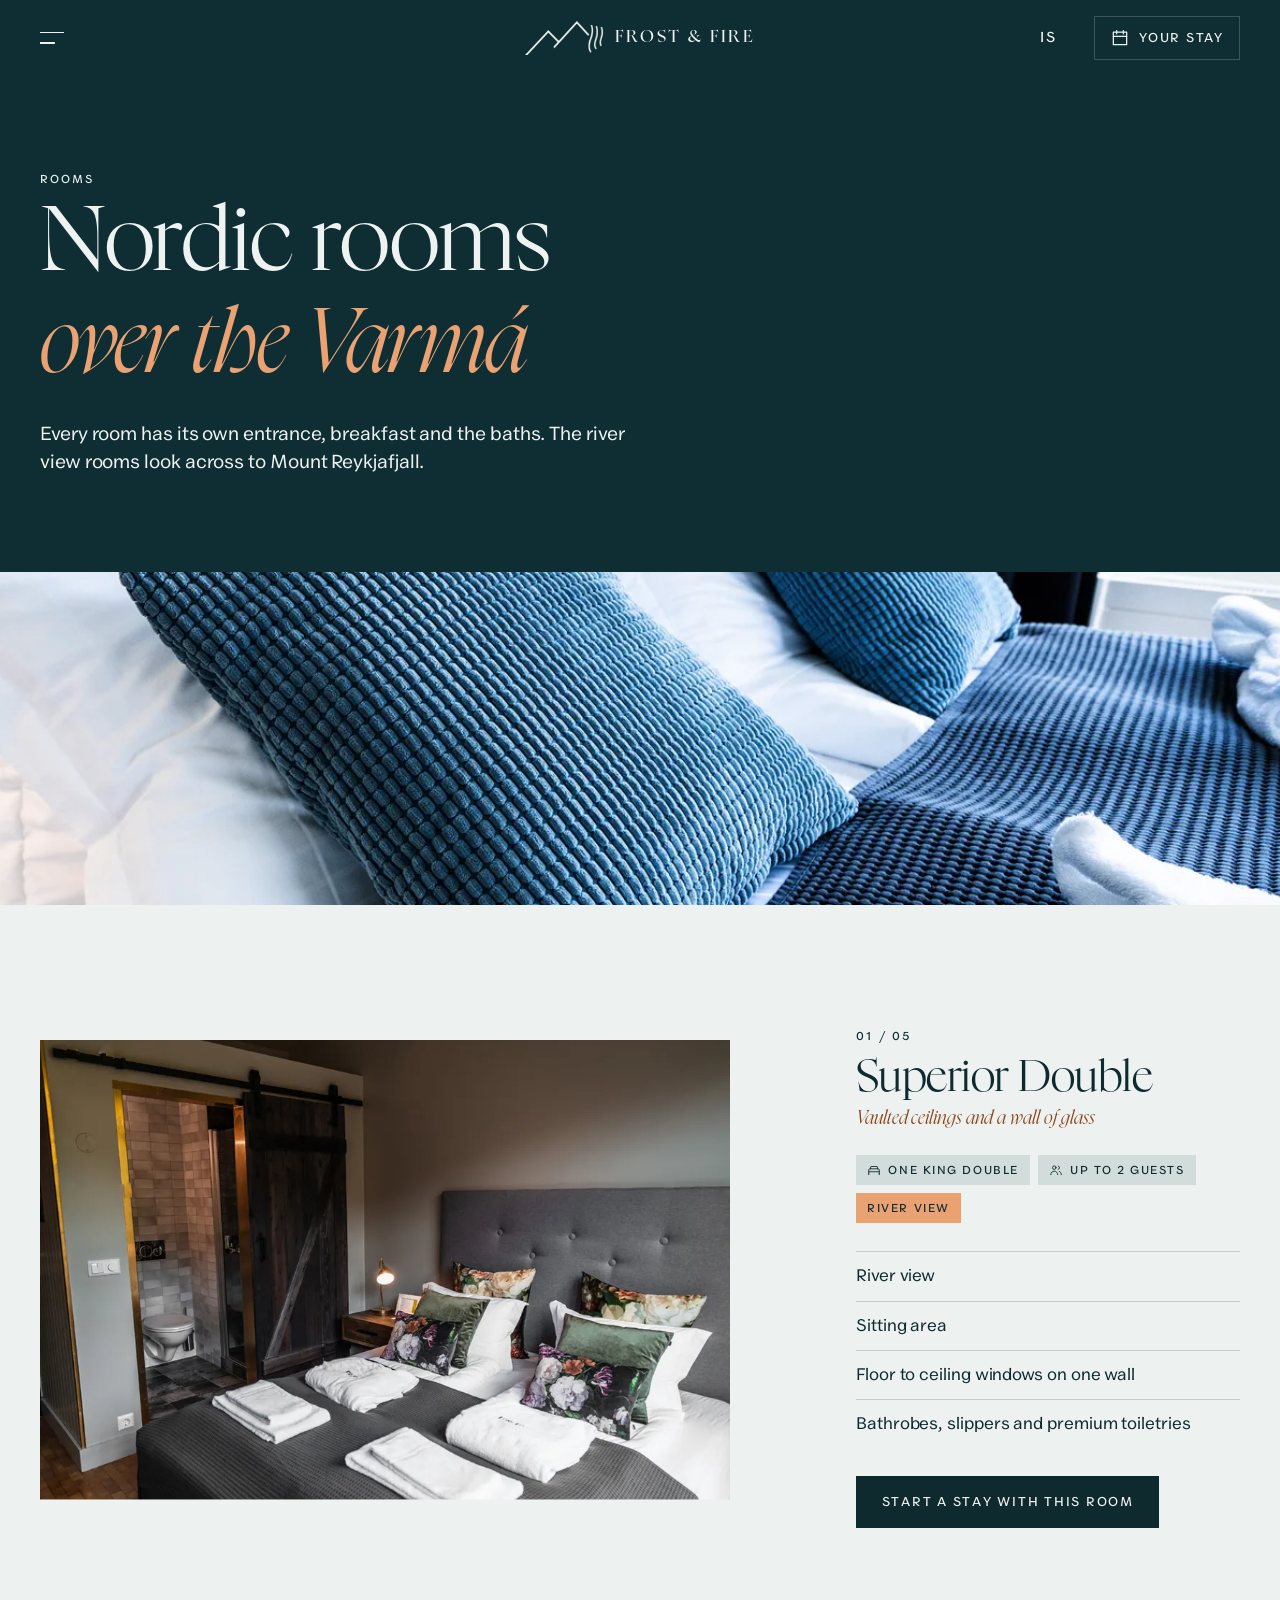
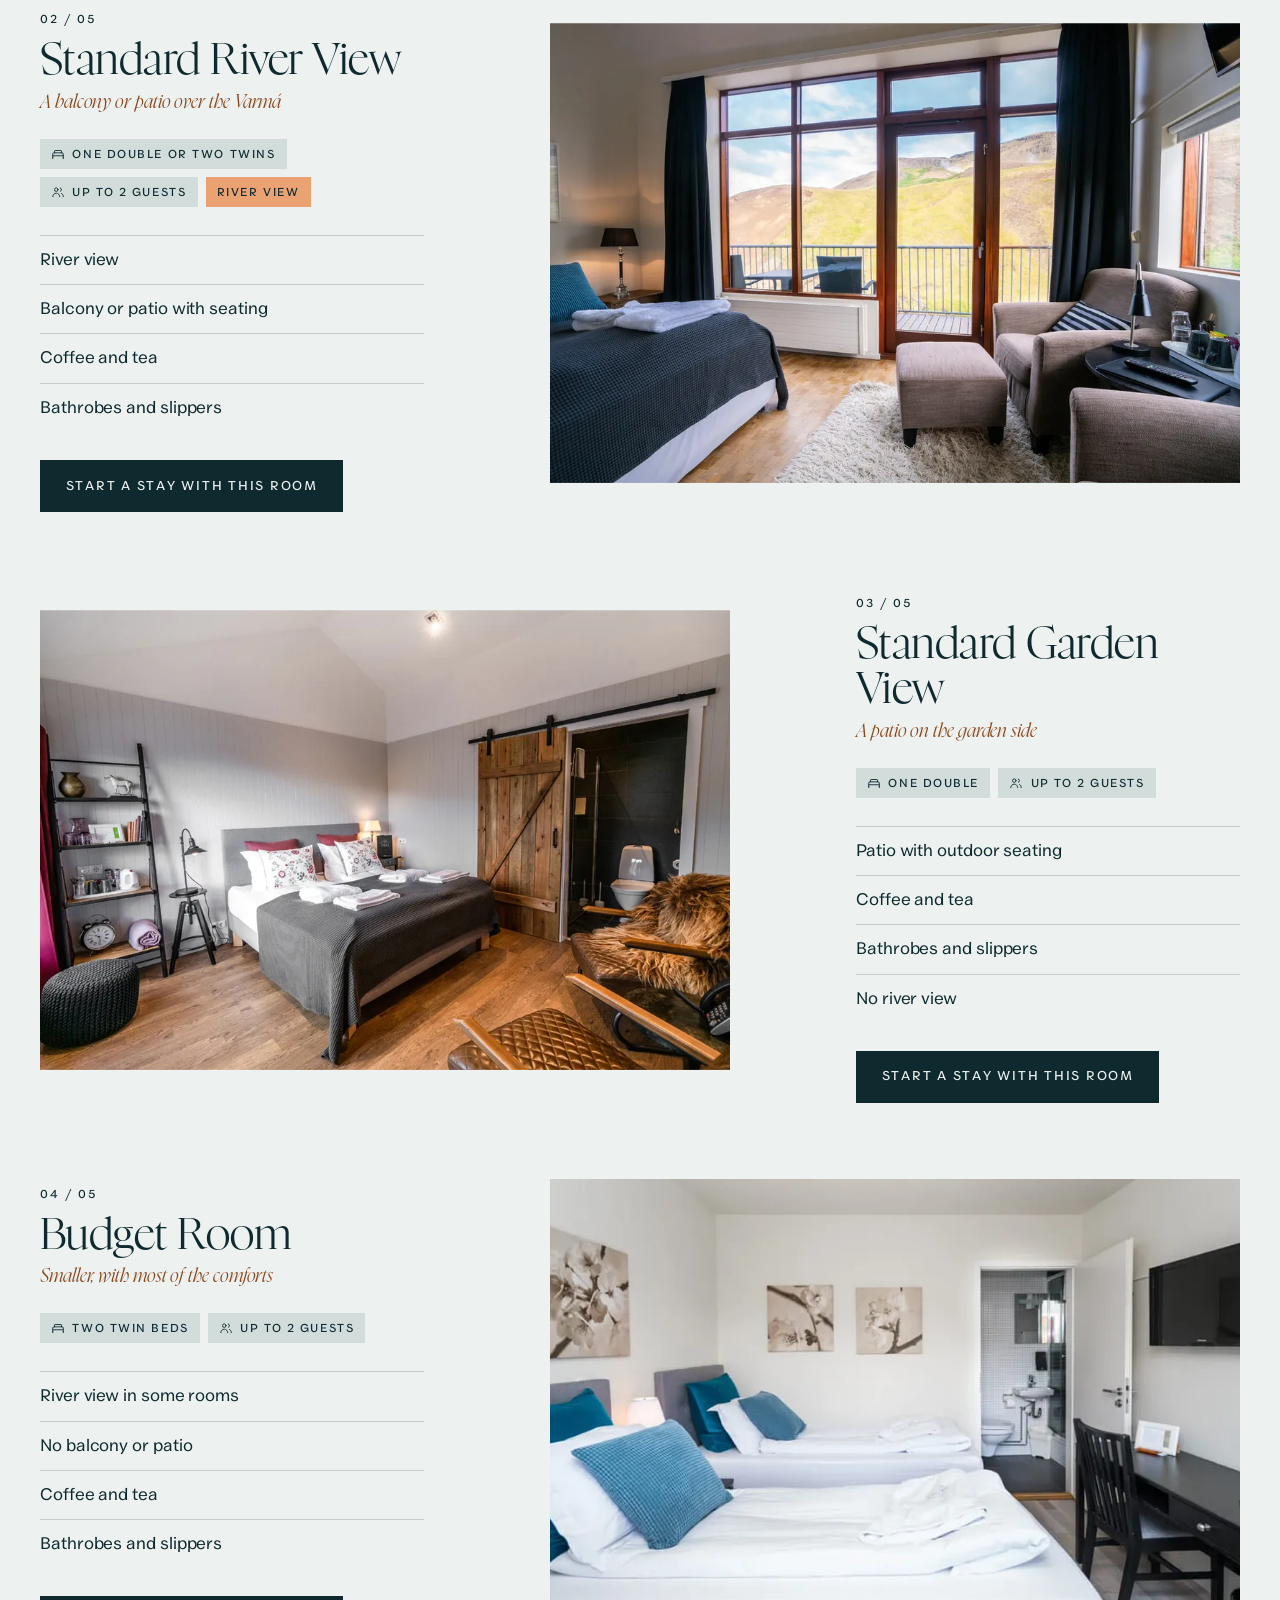
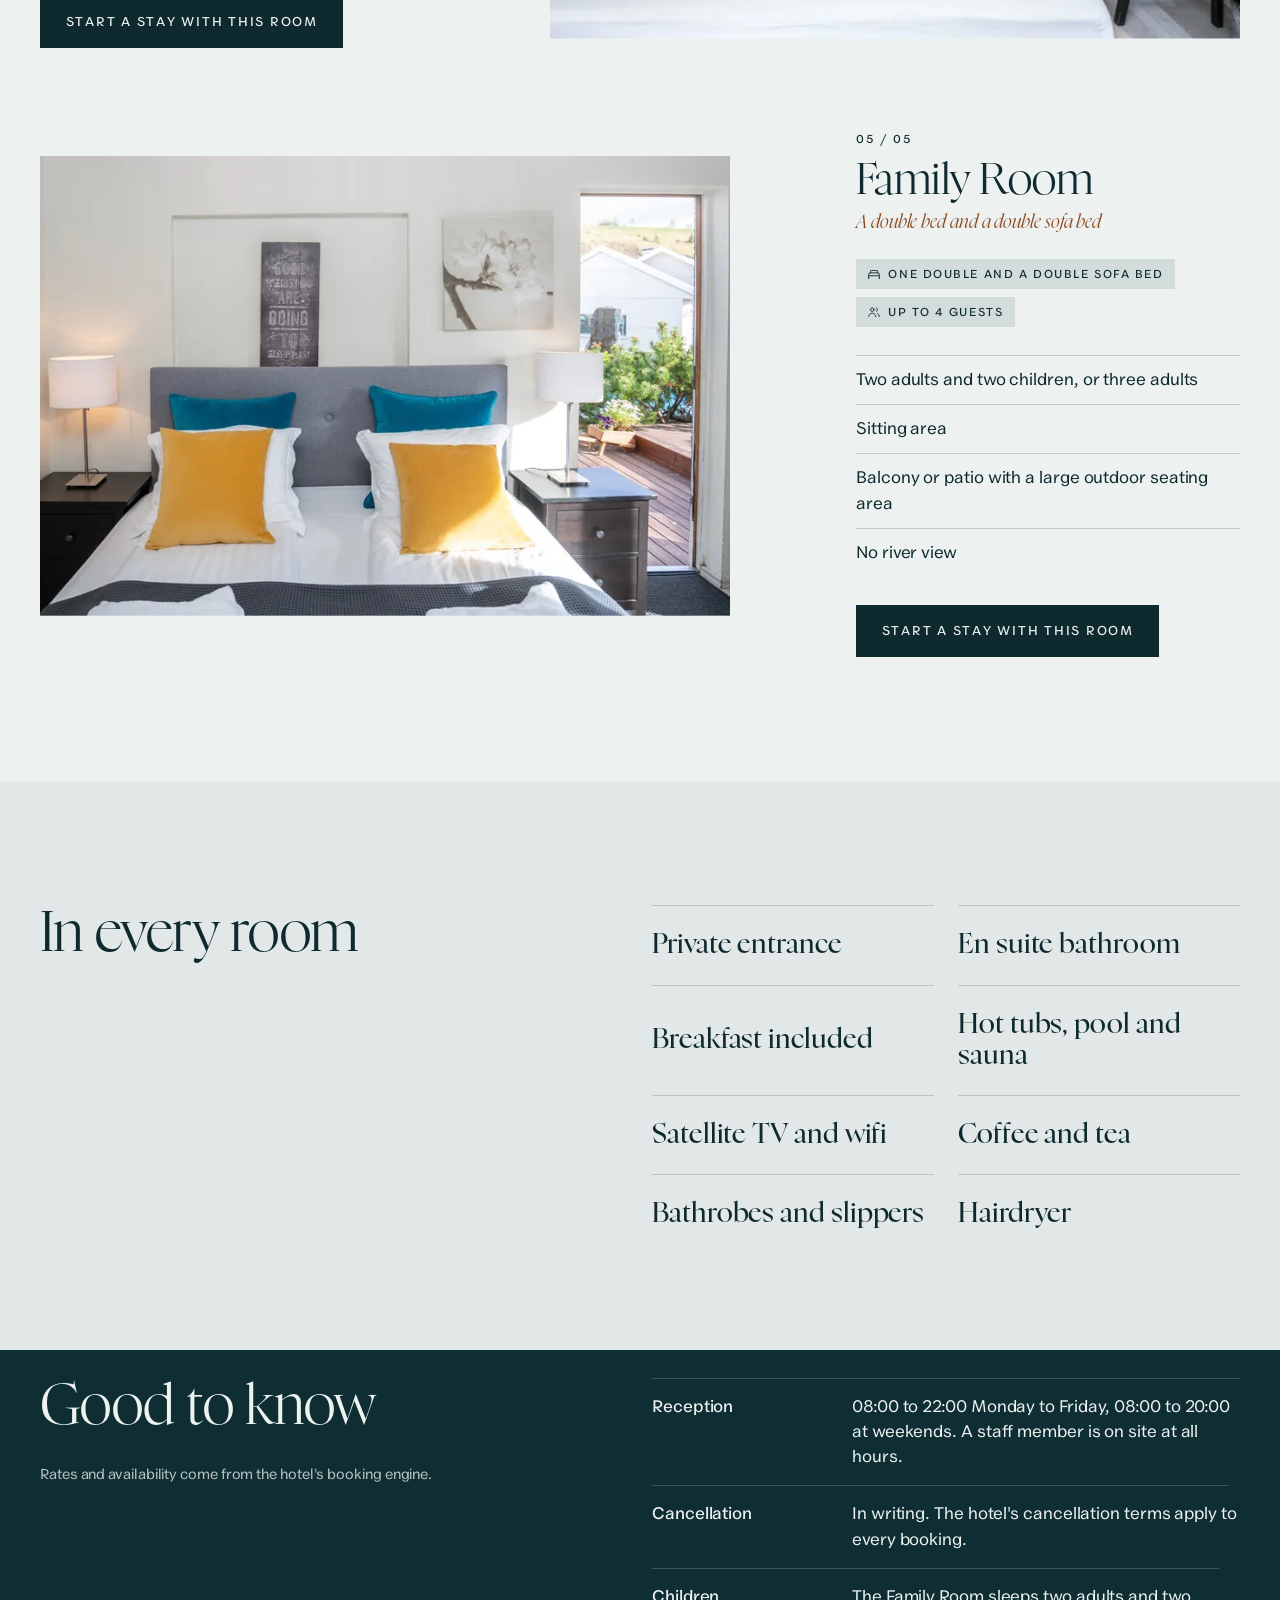
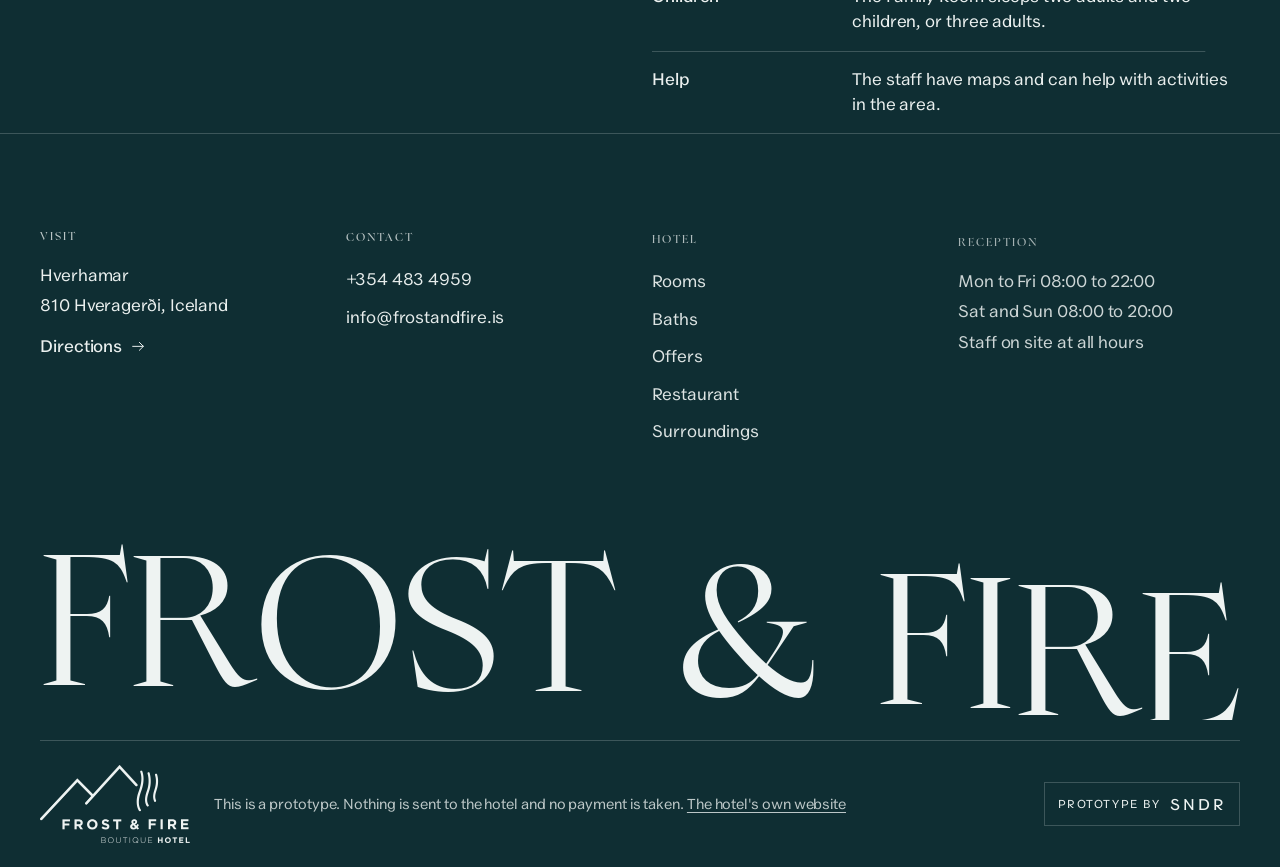
<file: rooms/index.html>
<!doctype html><html lang="en"><head><meta charset="utf-8"><meta name="viewport" content="width=device-width, initial-scale=1, viewport-fit=cover"><meta name="robots" content="noindex, nofollow"><meta name="theme-color" content="#EDF1F0"><title>Rooms | Frost &amp; Fire</title><meta name="description" content="Every room has its own entrance, breakfast and the baths. The river view rooms look across to Mount Reykjafjall."><script>/* focus-guard: a focus ring only for people using a keyboard.

   The bug it ends: a menu, drawer or dialog opens and its FIRST link (or the dialog's close button)
   is outlined, as if it were selected. Cause: opening code calls first.focus(), or <dialog>.showModal()
   focuses the first control by itself. When nothing was focused before, the browser decides the ring is
   wanted. Safari never focuses a button on click and a touch tap never does either, so on iPhone,
   iPad and Safari the very first tap paints the ring. Chrome with a mouse hides it, which is why it
   passes the desktop check and then reappears on Sindri's phone.

   How: remember the last input kind on <html data-input="pointer|key"> and let focus-guard.css drop the
   ring while the last input was a pointer. Keyboard users keep every ring. Load before everything else
   (inline in <head>, ~400 bytes), no dependencies. Doc: _tools/focus-guard/README.md */
(function () {
  var root = document.documentElement;
  function set(v) { if (root.getAttribute('data-input') !== v) root.setAttribute('data-input', v); }
  addEventListener('pointerdown', function () { set('pointer'); }, true);
  addEventListener('keydown', function (e) {
    if (e.key === 'Shift' || e.key === 'Control' || e.key === 'Alt' || e.key === 'Meta') return;
    set('key');
  }, true);
})();
</script><link rel="icon" type="image/png" href="../favicon.png"><link rel="apple-touch-icon" href="../apple-touch-icon.png"><link rel="alternate" hreflang="en" href="../rooms/"><link rel="alternate" hreflang="is" href="../is/herbergi/"><link rel="preload" href="../assets/fonts/NyghtSerif-Light.woff2" as="font" type="font/woff2" crossorigin><link rel="preload" href="../assets/fonts/ValleySans-Regular.woff2" as="font" type="font/woff2" crossorigin><link rel="preload" as="image" type="image/webp" imagesrcset="../assets/img/pillows-480.webp 480w, ../assets/img/pillows-960.webp 960w, ../assets/img/pillows-1440.webp 1440w, ../assets/img/pillows-2000.webp 2000w" imagesizes="100vw"><link rel="stylesheet" href="../assets/css/base.css"><link rel="stylesheet" href="../assets/css/site.css"><link rel="stylesheet" href="../assets/css/stay.css"><script>window.FF={"lang":"en","locale":"en-GB","dates":{"wd":["Sun","Mon","Tue","Wed","Thu","Fri","Sat"],"wdLong":["Sunday","Monday","Tuesday","Wednesday","Thursday","Friday","Saturday"],"mo":["Jan","Feb","Mar","Apr","May","Jun","Jul","Aug","Sep","Oct","Nov","Dec"],"moLong":["January","February","March","April","May","June","July","August","September","October","November","December"],"narrow":["M","T","W","T","F","S","S"],"dot":""},"t":{"step1":"Dates","step2":"Evenings","step3":"Review","s1Title":"When are you coming?","s2Title":"Your days at Frost & Fire","s3Title":"Your stay","pickArrival":"Pick your arrival day","to":"to","nights":"Nights","night":"night","guests":"Guests","guestsShort":"guests","guestOne":"guest","room":"Room","roomAny":"Room chosen in the booking engine","roomRate":"Rate from the booking engine","roomRateShort":"From the engine","engineNote":"Room rates and availability come from the hotel's booking engine. In this prototype nothing is reserved.","fewer":"Fewer","more":"More","prevMonth":"Previous month","nextMonth":"Next month","arrivalDay":"Arrival","departureDay":"Departure","day":"Day","addTo":"Add to","time":"Time","sample":"sample","taken":"taken","forGuests":"For how many?","cancel":"Cancel","add":"Add","remove":"Remove","closedShort":"Closed","includedShort":"Included","inOffer":"In the offer","pendingNote":"{item} is added once you have picked your dates.","next1":"Plan the evenings","next2":"Review","pay":"Continue to booking","back":"Back","itemOne":"item","itemMany":"items","noItems":"Breakfast and baths included","offerIncludes":"dinner for two, aperitif, breakfast and baths","pickRoomPrice":"Choose a room for the price","includedLine":"Breakfast, hot tubs, pool and sauna","engineTotal":"Booked on the hotel's engine","tablesTotal":"Dinner tables","handoffNote":"Prototype: on the finished site, Continue opens the hotel's booking engine with these dates and this room, and each dinner table goes to DineOut. Nothing is sent from here.","doneTitle":"This is a prototype","doneBody":"Nothing was sent to the hotel, nothing was saved and no payment was taken. On the finished site the booking engine opens here with your dates and room, and your tables are requested on DineOut.","openEngine":"Open the booking engine","openDine":"Varmá on DineOut","startOver":"Start over","close":"Close","pickDate":"Pick a date","free":"Pay at the restaurant","title":"Your stay","soldOut":"Not available"},"maxGuests":4,"bookUrl":"https://book.frostogfuni.is/","dineUrl":"https://dineout.is/varma","rooms":[{"id":"superior","name":"Superior Double","max":2,"meta":"River view, king bed"},{"id":"standard","name":"Standard River View","max":2,"meta":"Double or twin"},{"id":"garden","name":"Standard Garden View","max":2,"meta":"Double bed, patio"},{"id":"budget","name":"Budget Room","max":2,"meta":"Two twins, smaller"},{"id":"family","name":"Family Room","max":4,"meta":"Up to four"}],"extras":[{"id":"dinner","icon":"dinner","name":"Dinner at Varmá","short":"Dinner","note":"Table only, you pay at the restaurant","times":["17:30","18:00","18:30","19:00","19:30","20:00","20:30"],"perPerson":true,"options":[{"id":"table","label":"Dinner at Varmá","price":0}]},{"id":"baths","icon":"spa","name":"Hot tubs, pool and sauna","short":"Baths","times":[],"includedAll":true,"options":[{"id":"in","label":"","price":0}]},{"id":"breakfast","icon":"sun","name":"Breakfast","short":"Breakfast","times":[],"includedAll":true,"morning":true,"options":[{"id":"in","label":"","price":0}]}],"packages":[{"id":"winter","name":"Winter offer","nights":1,"maxGuests":2,"minGuests":2,"dinner":true,"range":{"from":"2026-10-01","to":"2027-04-30","except":["2026-12-24","2026-12-25","2026-12-26","2026-12-31","2027-01-01"]},"rooms":["budget","standard","superior"],"rules":[{"room":"budget","price":51990},{"room":"standard","price":60990},{"room":"superior","price":68990}]}]}</script><script defer src="../assets/vendor/gsap.min.js"></script><script defer src="../assets/vendor/ScrollTrigger.min.js"></script><script defer src="../assets/vendor/CustomEase.min.js"></script><script type="module" src="../assets/js/main.js"></script></head><body class="page-rooms"><a class="skip-link" href="#main">Skip to content</a><header class="site-header has-page-hero">
 <button type="button" class="menu-toggle" aria-controls="menu-panel" aria-expanded="false" aria-haspopup="dialog" aria-label="Menu"><span class="burger" aria-hidden="true"><i></i><i></i></span></button>
 <a class="brand" href="../" aria-label="Frost &amp; Fire, home"><span class="brand-mark"><img class="mark-light" src="../assets/logo/mark.png" width="83" height="36" alt=""><img class="mark-ink" src="../assets/logo/mark-ink.png" width="83" height="36" alt=""></span><span class="brand-word" translate="no" aria-hidden="true"><i>F</i><i>r</i><i>o</i><i>s</i><i>t</i><i>&nbsp;</i><i>&amp;</i><i>&nbsp;</i><i>F</i><i>i</i><i>r</i><i>e</i></span></a>
 <div class="header-right"><a class="lang" href="../is/herbergi/" lang="is" hreflang="is" aria-label="Íslenska">IS</a><button type="button" class="btn-stay" data-stay-open aria-haspopup="dialog" aria-controls="stay-dialog"><svg class="icon" viewBox="0 0 24 24" width="20" height="20" fill="none" stroke="currentColor" stroke-width="1.5" stroke-linecap="round" stroke-linejoin="round" aria-hidden="true" ><rect x="4" y="5" width="16" height="15"/><path d="M4 10h16M8 3v4M16 3v4"/></svg><span>Your stay</span><b data-stay-count hidden></b></button></div>
</header>
<dialog class="menu-panel" id="menu-panel" aria-label="Menu" tabindex="-1">
 <div class="menu-curtain menu-curtain--lead" aria-hidden="true"></div><div class="menu-curtain" aria-hidden="true"></div>
 <div class="menu-top"><button type="button" class="menu-close" aria-label="Close"><span class="burger" aria-hidden="true"><i></i><i></i></span></button><a class="brand" href="../" aria-label="Frost &amp; Fire, home"><span class="brand-mark"><img class="mark-light" src="../assets/logo/mark.png" width="83" height="36" alt=""><img class="mark-ink" src="../assets/logo/mark-ink.png" width="83" height="36" alt=""></span><span class="brand-word" translate="no" aria-hidden="true"><i>F</i><i>r</i><i>o</i><i>s</i><i>t</i><i>&nbsp;</i><i>&amp;</i><i>&nbsp;</i><i>F</i><i>i</i><i>r</i><i>e</i></span></a><span></span></div>
 <div class="menu-body">
  <nav aria-label="Main navigation"><a href="../rooms/" data-menu="rooms" aria-current="page"><span class="menu-num" aria-hidden="true">01</span><span class="menu-mask"><span class="menu-word">Rooms</span></span></a><a href="../baths/" data-menu="wellness" ><span class="menu-num" aria-hidden="true">02</span><span class="menu-mask"><span class="menu-word">Baths</span></span></a><a href="../offers/" data-menu="packages" ><span class="menu-num" aria-hidden="true">03</span><span class="menu-mask"><span class="menu-word">Offers</span></span></a><a href="../restaurant/" data-menu="restaurant" ><span class="menu-num" aria-hidden="true">04</span><span class="menu-mask"><span class="menu-word">Restaurant</span></span></a><a href="../surroundings/" data-menu="location" ><span class="menu-num" aria-hidden="true">05</span><span class="menu-mask"><span class="menu-word">Surroundings</span></span></a></nav>
  <div class="menu-photo" aria-hidden="true"><div class="menu-photo-frame"><div class="menu-shot" data-shot="home"><picture><source type="image/webp" srcset="../assets/img/dusk-480.webp 480w, ../assets/img/dusk-960.webp 960w" sizes="(max-width:1023px) 1px, 34vw"><img src="../assets/img/dusk-960.jpg" srcset="../assets/img/dusk-480.jpg 480w, ../assets/img/dusk-960.jpg 960w" sizes="(max-width:1023px) 1px, 34vw" width="1000" height="667" alt="" loading="lazy"  decoding="async"></picture></div><div class="menu-shot is-on" data-shot="rooms"><picture><source type="image/webp" srcset="../assets/img/superior-480.webp 480w, ../assets/img/superior-960.webp 960w" sizes="(max-width:1023px) 1px, 34vw"><img src="../assets/img/superior-960.jpg" srcset="../assets/img/superior-480.jpg 480w, ../assets/img/superior-960.jpg 960w" sizes="(max-width:1023px) 1px, 34vw" width="1000" height="667" alt="" loading="lazy"  decoding="async"></picture></div><div class="menu-shot" data-shot="wellness"><picture><source type="image/webp" srcset="../assets/img/hottubs-480.webp 480w, ../assets/img/hottubs-960.webp 960w" sizes="(max-width:1023px) 1px, 34vw"><img src="../assets/img/hottubs-960.jpg" srcset="../assets/img/hottubs-480.jpg 480w, ../assets/img/hottubs-960.jpg 960w" sizes="(max-width:1023px) 1px, 34vw" width="1000" height="667" alt="" loading="lazy"  decoding="async"></picture></div><div class="menu-shot" data-shot="packages"><picture><source type="image/webp" srcset="../assets/img/snow-480.webp 480w, ../assets/img/snow-960.webp 960w" sizes="(max-width:1023px) 1px, 34vw"><img src="../assets/img/snow-960.jpg" srcset="../assets/img/snow-480.jpg 480w, ../assets/img/snow-960.jpg 960w" sizes="(max-width:1023px) 1px, 34vw" width="1000" height="666" alt="" loading="lazy"  decoding="async"></picture></div><div class="menu-shot" data-shot="restaurant"><picture><source type="image/webp" srcset="../assets/img/conservatory-480.webp 480w, ../assets/img/conservatory-960.webp 960w" sizes="(max-width:1023px) 1px, 34vw"><img src="../assets/img/conservatory-960.jpg" srcset="../assets/img/conservatory-480.jpg 480w, ../assets/img/conservatory-960.jpg 960w" sizes="(max-width:1023px) 1px, 34vw" width="1000" height="667" alt="" loading="lazy"  decoding="async"></picture></div><div class="menu-shot" data-shot="location"><picture><source type="image/webp" srcset="../assets/img/steam-480.webp 480w, ../assets/img/steam-960.webp 960w" sizes="(max-width:1023px) 1px, 34vw"><img src="../assets/img/steam-960.jpg" srcset="../assets/img/steam-480.jpg 480w, ../assets/img/steam-960.jpg 960w" sizes="(max-width:1023px) 1px, 34vw" width="1000" height="667" alt="" loading="lazy"  decoding="async"></picture></div></div></div>
 </div>
 <div class="menu-foot"><p class="small">Hverhamar · 810 Hveragerði</p><a href="tel:+3544834959">+354 483 4959</a><a href="mailto:info@frostandfire.is">info@frostandfire.is</a><a class="lang" href="../is/herbergi/" lang="is" hreflang="is" aria-label="Íslenska">IS</a></div>
</dialog><main id="main"><section class="page-hero" aria-labelledby="page-title"><div class="wrap page-hero-copy"><p class="eyebrow">Rooms</p><h1 id="page-title"><span class="line"><span>Nordic rooms</span></span><span class="line"><em>over the Varmá</em></span></h1><p class="lede">Every room has its own entrance, breakfast and the baths. The river view rooms look across to Mount Reykjafjall.</p></div><div class="pano" data-sweep><div data-drift="-4,4"><picture><source type="image/webp" srcset="../assets/img/pillows-480.webp 480w, ../assets/img/pillows-960.webp 960w, ../assets/img/pillows-1440.webp 1440w, ../assets/img/pillows-2000.webp 2000w" sizes="100vw"><img src="../assets/img/pillows-960.jpg" srcset="../assets/img/pillows-480.jpg 480w, ../assets/img/pillows-960.jpg 960w, ../assets/img/pillows-1440.jpg 1440w, ../assets/img/pillows-2000.jpg 2000w" sizes="100vw" width="2000" height="500" alt="Blue cushions and white linen on a bed at Frost &amp; Fire" loading="eager" fetchpriority="high" decoding="async"></picture></div></div></section>
<section class="room-list"><div class="wrap"><article class="room-row" id="superior"><div class="room-row-media" data-sweep><div data-drift="-3,3"><div class="photo-frame "><picture><source type="image/webp" srcset="../assets/img/superior-480.webp 480w, ../assets/img/superior-960.webp 960w" sizes="(max-width:767px) 90vw, 55vw"><img src="../assets/img/superior-960.jpg" srcset="../assets/img/superior-480.jpg 480w, ../assets/img/superior-960.jpg 960w" sizes="(max-width:767px) 90vw, 55vw" width="1000" height="667" alt="Superior Double" loading="lazy"  decoding="async"></picture></div></div></div>
 <div class="room-row-copy"><div class="reveal "><div data-rise><p class="eyebrow">01 / 05</p></div></div><h2 data-heading ><span class="line"><span>Superior Double</span></span></h2><div class="reveal "><div data-rise><p class="card-tag">Vaulted ceilings and a wall of glass</p></div></div>
  <div class="reveal "><div data-rise><ul class="chip-row"><li class="chip"><svg class="icon" viewBox="0 0 24 24" width="20" height="20" fill="none" stroke="currentColor" stroke-width="1.5" stroke-linecap="round" stroke-linejoin="round" aria-hidden="true" ><path d="M3 18v-6a2 2 0 0 1 2-2h14a2 2 0 0 1 2 2v6"/><path d="M3 15h18M3 18v2M21 18v2"/><path d="M6 10V7a1 1 0 0 1 1-1h10a1 1 0 0 1 1 1v3"/></svg>One king double</li><li class="chip"><svg class="icon" viewBox="0 0 24 24" width="20" height="20" fill="none" stroke="currentColor" stroke-width="1.5" stroke-linecap="round" stroke-linejoin="round" aria-hidden="true" ><circle cx="9" cy="8" r="3"/><path d="M3 20c0-3.3 2.7-6 6-6s6 2.7 6 6"/><path d="M16 5.2a3 3 0 0 1 0 5.6M18 14.5c1.8.9 3 2.9 3 5.5"/></svg>Up to 2 guests</li><li class="chip chip--accent">River view</li></ul></div></div>
  <ul class="rows rows--tight" data-rows><li class="row"><span class="row-rule" aria-hidden="true"></span><span class="row-text">River view</span></li><li class="row"><span class="row-rule" aria-hidden="true"></span><span class="row-text">Sitting area</span></li><li class="row"><span class="row-rule" aria-hidden="true"></span><span class="row-text">Floor to ceiling windows on one wall</span></li><li class="row"><span class="row-rule" aria-hidden="true"></span><span class="row-text">Bathrobes, slippers and premium toiletries</span></li></ul>
  <div class="reveal "><div data-rise><div class="actions"><button type="button" class="btn-primary " data-stay-open aria-haspopup="dialog" aria-controls="stay-dialog" data-stay-room="superior" data-stay-step="1" aria-label="Start a stay with this room"><span class="btn-label" aria-hidden="true"><span class="btn-letter" style="--i:0" data-char="S">S</span><span class="btn-letter" style="--i:1" data-char="t">t</span><span class="btn-letter" style="--i:2" data-char="a">a</span><span class="btn-letter" style="--i:3" data-char="r">r</span><span class="btn-letter" style="--i:4" data-char="t">t</span><span class="btn-letter" style="--i:5" data-char=" "> </span><span class="btn-letter" style="--i:6" data-char="a">a</span><span class="btn-letter" style="--i:7" data-char=" "> </span><span class="btn-letter" style="--i:8" data-char="s">s</span><span class="btn-letter" style="--i:9" data-char="t">t</span><span class="btn-letter" style="--i:10" data-char="a">a</span><span class="btn-letter" style="--i:11" data-char="y">y</span><span class="btn-letter" style="--i:12" data-char=" "> </span><span class="btn-letter" style="--i:13" data-char="w">w</span><span class="btn-letter" style="--i:14" data-char="i">i</span><span class="btn-letter" style="--i:15" data-char="t">t</span><span class="btn-letter" style="--i:16" data-char="h">h</span><span class="btn-letter" style="--i:17" data-char=" "> </span><span class="btn-letter" style="--i:18" data-char="t">t</span><span class="btn-letter" style="--i:19" data-char="h">h</span><span class="btn-letter" style="--i:20" data-char="i">i</span><span class="btn-letter" style="--i:21" data-char="s">s</span><span class="btn-letter" style="--i:22" data-char=" "> </span><span class="btn-letter" style="--i:23" data-char="r">r</span><span class="btn-letter" style="--i:24" data-char="o">o</span><span class="btn-letter" style="--i:25" data-char="o">o</span><span class="btn-letter" style="--i:26" data-char="m">m</span></span></button></div></div></div></div></article><article class="room-row room-row--flip" id="standard"><div class="room-row-media" data-sweep><div data-drift="-3,3"><div class="photo-frame "><picture><source type="image/webp" srcset="../assets/img/standard-480.webp 480w, ../assets/img/standard-960.webp 960w, ../assets/img/standard-1200.webp 1200w" sizes="(max-width:767px) 90vw, 55vw"><img src="../assets/img/standard-960.jpg" srcset="../assets/img/standard-480.jpg 480w, ../assets/img/standard-960.jpg 960w, ../assets/img/standard-1200.jpg 1200w" sizes="(max-width:767px) 90vw, 55vw" width="1200" height="800" alt="Standard River View" loading="lazy"  decoding="async"></picture></div></div></div>
 <div class="room-row-copy"><div class="reveal "><div data-rise><p class="eyebrow">02 / 05</p></div></div><h2 data-heading ><span class="line"><span>Standard River View</span></span></h2><div class="reveal "><div data-rise><p class="card-tag">A balcony or patio over the Varmá</p></div></div>
  <div class="reveal "><div data-rise><ul class="chip-row"><li class="chip"><svg class="icon" viewBox="0 0 24 24" width="20" height="20" fill="none" stroke="currentColor" stroke-width="1.5" stroke-linecap="round" stroke-linejoin="round" aria-hidden="true" ><path d="M3 18v-6a2 2 0 0 1 2-2h14a2 2 0 0 1 2 2v6"/><path d="M3 15h18M3 18v2M21 18v2"/><path d="M6 10V7a1 1 0 0 1 1-1h10a1 1 0 0 1 1 1v3"/></svg>One double or two twins</li><li class="chip"><svg class="icon" viewBox="0 0 24 24" width="20" height="20" fill="none" stroke="currentColor" stroke-width="1.5" stroke-linecap="round" stroke-linejoin="round" aria-hidden="true" ><circle cx="9" cy="8" r="3"/><path d="M3 20c0-3.3 2.7-6 6-6s6 2.7 6 6"/><path d="M16 5.2a3 3 0 0 1 0 5.6M18 14.5c1.8.9 3 2.9 3 5.5"/></svg>Up to 2 guests</li><li class="chip chip--accent">River view</li></ul></div></div>
  <ul class="rows rows--tight" data-rows><li class="row"><span class="row-rule" aria-hidden="true"></span><span class="row-text">River view</span></li><li class="row"><span class="row-rule" aria-hidden="true"></span><span class="row-text">Balcony or patio with seating</span></li><li class="row"><span class="row-rule" aria-hidden="true"></span><span class="row-text">Coffee and tea</span></li><li class="row"><span class="row-rule" aria-hidden="true"></span><span class="row-text">Bathrobes and slippers</span></li></ul>
  <div class="reveal "><div data-rise><div class="actions"><button type="button" class="btn-primary " data-stay-open aria-haspopup="dialog" aria-controls="stay-dialog" data-stay-room="standard" data-stay-step="1" aria-label="Start a stay with this room"><span class="btn-label" aria-hidden="true"><span class="btn-letter" style="--i:0" data-char="S">S</span><span class="btn-letter" style="--i:1" data-char="t">t</span><span class="btn-letter" style="--i:2" data-char="a">a</span><span class="btn-letter" style="--i:3" data-char="r">r</span><span class="btn-letter" style="--i:4" data-char="t">t</span><span class="btn-letter" style="--i:5" data-char=" "> </span><span class="btn-letter" style="--i:6" data-char="a">a</span><span class="btn-letter" style="--i:7" data-char=" "> </span><span class="btn-letter" style="--i:8" data-char="s">s</span><span class="btn-letter" style="--i:9" data-char="t">t</span><span class="btn-letter" style="--i:10" data-char="a">a</span><span class="btn-letter" style="--i:11" data-char="y">y</span><span class="btn-letter" style="--i:12" data-char=" "> </span><span class="btn-letter" style="--i:13" data-char="w">w</span><span class="btn-letter" style="--i:14" data-char="i">i</span><span class="btn-letter" style="--i:15" data-char="t">t</span><span class="btn-letter" style="--i:16" data-char="h">h</span><span class="btn-letter" style="--i:17" data-char=" "> </span><span class="btn-letter" style="--i:18" data-char="t">t</span><span class="btn-letter" style="--i:19" data-char="h">h</span><span class="btn-letter" style="--i:20" data-char="i">i</span><span class="btn-letter" style="--i:21" data-char="s">s</span><span class="btn-letter" style="--i:22" data-char=" "> </span><span class="btn-letter" style="--i:23" data-char="r">r</span><span class="btn-letter" style="--i:24" data-char="o">o</span><span class="btn-letter" style="--i:25" data-char="o">o</span><span class="btn-letter" style="--i:26" data-char="m">m</span></span></button></div></div></div></div></article><article class="room-row" id="garden"><div class="room-row-media" data-sweep><div data-drift="-3,3"><div class="photo-frame "><picture><source type="image/webp" srcset="../assets/img/garden-480.webp 480w, ../assets/img/garden-960.webp 960w" sizes="(max-width:767px) 90vw, 55vw"><img src="../assets/img/garden-960.jpg" srcset="../assets/img/garden-480.jpg 480w, ../assets/img/garden-960.jpg 960w" sizes="(max-width:767px) 90vw, 55vw" width="1000" height="667" alt="Standard Garden View" loading="lazy"  decoding="async"></picture></div></div></div>
 <div class="room-row-copy"><div class="reveal "><div data-rise><p class="eyebrow">03 / 05</p></div></div><h2 data-heading ><span class="line"><span>Standard Garden View</span></span></h2><div class="reveal "><div data-rise><p class="card-tag">A patio on the garden side</p></div></div>
  <div class="reveal "><div data-rise><ul class="chip-row"><li class="chip"><svg class="icon" viewBox="0 0 24 24" width="20" height="20" fill="none" stroke="currentColor" stroke-width="1.5" stroke-linecap="round" stroke-linejoin="round" aria-hidden="true" ><path d="M3 18v-6a2 2 0 0 1 2-2h14a2 2 0 0 1 2 2v6"/><path d="M3 15h18M3 18v2M21 18v2"/><path d="M6 10V7a1 1 0 0 1 1-1h10a1 1 0 0 1 1 1v3"/></svg>One double</li><li class="chip"><svg class="icon" viewBox="0 0 24 24" width="20" height="20" fill="none" stroke="currentColor" stroke-width="1.5" stroke-linecap="round" stroke-linejoin="round" aria-hidden="true" ><circle cx="9" cy="8" r="3"/><path d="M3 20c0-3.3 2.7-6 6-6s6 2.7 6 6"/><path d="M16 5.2a3 3 0 0 1 0 5.6M18 14.5c1.8.9 3 2.9 3 5.5"/></svg>Up to 2 guests</li></ul></div></div>
  <ul class="rows rows--tight" data-rows><li class="row"><span class="row-rule" aria-hidden="true"></span><span class="row-text">Patio with outdoor seating</span></li><li class="row"><span class="row-rule" aria-hidden="true"></span><span class="row-text">Coffee and tea</span></li><li class="row"><span class="row-rule" aria-hidden="true"></span><span class="row-text">Bathrobes and slippers</span></li><li class="row"><span class="row-rule" aria-hidden="true"></span><span class="row-text">No river view</span></li></ul>
  <div class="reveal "><div data-rise><div class="actions"><button type="button" class="btn-primary " data-stay-open aria-haspopup="dialog" aria-controls="stay-dialog" data-stay-room="garden" data-stay-step="1" aria-label="Start a stay with this room"><span class="btn-label" aria-hidden="true"><span class="btn-letter" style="--i:0" data-char="S">S</span><span class="btn-letter" style="--i:1" data-char="t">t</span><span class="btn-letter" style="--i:2" data-char="a">a</span><span class="btn-letter" style="--i:3" data-char="r">r</span><span class="btn-letter" style="--i:4" data-char="t">t</span><span class="btn-letter" style="--i:5" data-char=" "> </span><span class="btn-letter" style="--i:6" data-char="a">a</span><span class="btn-letter" style="--i:7" data-char=" "> </span><span class="btn-letter" style="--i:8" data-char="s">s</span><span class="btn-letter" style="--i:9" data-char="t">t</span><span class="btn-letter" style="--i:10" data-char="a">a</span><span class="btn-letter" style="--i:11" data-char="y">y</span><span class="btn-letter" style="--i:12" data-char=" "> </span><span class="btn-letter" style="--i:13" data-char="w">w</span><span class="btn-letter" style="--i:14" data-char="i">i</span><span class="btn-letter" style="--i:15" data-char="t">t</span><span class="btn-letter" style="--i:16" data-char="h">h</span><span class="btn-letter" style="--i:17" data-char=" "> </span><span class="btn-letter" style="--i:18" data-char="t">t</span><span class="btn-letter" style="--i:19" data-char="h">h</span><span class="btn-letter" style="--i:20" data-char="i">i</span><span class="btn-letter" style="--i:21" data-char="s">s</span><span class="btn-letter" style="--i:22" data-char=" "> </span><span class="btn-letter" style="--i:23" data-char="r">r</span><span class="btn-letter" style="--i:24" data-char="o">o</span><span class="btn-letter" style="--i:25" data-char="o">o</span><span class="btn-letter" style="--i:26" data-char="m">m</span></span></button></div></div></div></div></article><article class="room-row room-row--flip" id="budget"><div class="room-row-media" data-sweep><div data-drift="-3,3"><div class="photo-frame "><picture><source type="image/webp" srcset="../assets/img/budget-480.webp 480w, ../assets/img/budget-960.webp 960w" sizes="(max-width:767px) 90vw, 55vw"><img src="../assets/img/budget-960.jpg" srcset="../assets/img/budget-480.jpg 480w, ../assets/img/budget-960.jpg 960w" sizes="(max-width:767px) 90vw, 55vw" width="1000" height="550" alt="Budget Room" loading="lazy"  decoding="async"></picture></div></div></div>
 <div class="room-row-copy"><div class="reveal "><div data-rise><p class="eyebrow">04 / 05</p></div></div><h2 data-heading ><span class="line"><span>Budget Room</span></span></h2><div class="reveal "><div data-rise><p class="card-tag">Smaller, with most of the comforts</p></div></div>
  <div class="reveal "><div data-rise><ul class="chip-row"><li class="chip"><svg class="icon" viewBox="0 0 24 24" width="20" height="20" fill="none" stroke="currentColor" stroke-width="1.5" stroke-linecap="round" stroke-linejoin="round" aria-hidden="true" ><path d="M3 18v-6a2 2 0 0 1 2-2h14a2 2 0 0 1 2 2v6"/><path d="M3 15h18M3 18v2M21 18v2"/><path d="M6 10V7a1 1 0 0 1 1-1h10a1 1 0 0 1 1 1v3"/></svg>Two twin beds</li><li class="chip"><svg class="icon" viewBox="0 0 24 24" width="20" height="20" fill="none" stroke="currentColor" stroke-width="1.5" stroke-linecap="round" stroke-linejoin="round" aria-hidden="true" ><circle cx="9" cy="8" r="3"/><path d="M3 20c0-3.3 2.7-6 6-6s6 2.7 6 6"/><path d="M16 5.2a3 3 0 0 1 0 5.6M18 14.5c1.8.9 3 2.9 3 5.5"/></svg>Up to 2 guests</li></ul></div></div>
  <ul class="rows rows--tight" data-rows><li class="row"><span class="row-rule" aria-hidden="true"></span><span class="row-text">River view in some rooms</span></li><li class="row"><span class="row-rule" aria-hidden="true"></span><span class="row-text">No balcony or patio</span></li><li class="row"><span class="row-rule" aria-hidden="true"></span><span class="row-text">Coffee and tea</span></li><li class="row"><span class="row-rule" aria-hidden="true"></span><span class="row-text">Bathrobes and slippers</span></li></ul>
  <div class="reveal "><div data-rise><div class="actions"><button type="button" class="btn-primary " data-stay-open aria-haspopup="dialog" aria-controls="stay-dialog" data-stay-room="budget" data-stay-step="1" aria-label="Start a stay with this room"><span class="btn-label" aria-hidden="true"><span class="btn-letter" style="--i:0" data-char="S">S</span><span class="btn-letter" style="--i:1" data-char="t">t</span><span class="btn-letter" style="--i:2" data-char="a">a</span><span class="btn-letter" style="--i:3" data-char="r">r</span><span class="btn-letter" style="--i:4" data-char="t">t</span><span class="btn-letter" style="--i:5" data-char=" "> </span><span class="btn-letter" style="--i:6" data-char="a">a</span><span class="btn-letter" style="--i:7" data-char=" "> </span><span class="btn-letter" style="--i:8" data-char="s">s</span><span class="btn-letter" style="--i:9" data-char="t">t</span><span class="btn-letter" style="--i:10" data-char="a">a</span><span class="btn-letter" style="--i:11" data-char="y">y</span><span class="btn-letter" style="--i:12" data-char=" "> </span><span class="btn-letter" style="--i:13" data-char="w">w</span><span class="btn-letter" style="--i:14" data-char="i">i</span><span class="btn-letter" style="--i:15" data-char="t">t</span><span class="btn-letter" style="--i:16" data-char="h">h</span><span class="btn-letter" style="--i:17" data-char=" "> </span><span class="btn-letter" style="--i:18" data-char="t">t</span><span class="btn-letter" style="--i:19" data-char="h">h</span><span class="btn-letter" style="--i:20" data-char="i">i</span><span class="btn-letter" style="--i:21" data-char="s">s</span><span class="btn-letter" style="--i:22" data-char=" "> </span><span class="btn-letter" style="--i:23" data-char="r">r</span><span class="btn-letter" style="--i:24" data-char="o">o</span><span class="btn-letter" style="--i:25" data-char="o">o</span><span class="btn-letter" style="--i:26" data-char="m">m</span></span></button></div></div></div></div></article><article class="room-row" id="family"><div class="room-row-media" data-sweep><div data-drift="-3,3"><div class="photo-frame "><picture><source type="image/webp" srcset="../assets/img/family-480.webp 480w, ../assets/img/family-960.webp 960w" sizes="(max-width:767px) 90vw, 55vw"><img src="../assets/img/family-960.jpg" srcset="../assets/img/family-480.jpg 480w, ../assets/img/family-960.jpg 960w" sizes="(max-width:767px) 90vw, 55vw" width="1000" height="550" alt="Family Room" loading="lazy"  decoding="async"></picture></div></div></div>
 <div class="room-row-copy"><div class="reveal "><div data-rise><p class="eyebrow">05 / 05</p></div></div><h2 data-heading ><span class="line"><span>Family Room</span></span></h2><div class="reveal "><div data-rise><p class="card-tag">A double bed and a double sofa bed</p></div></div>
  <div class="reveal "><div data-rise><ul class="chip-row"><li class="chip"><svg class="icon" viewBox="0 0 24 24" width="20" height="20" fill="none" stroke="currentColor" stroke-width="1.5" stroke-linecap="round" stroke-linejoin="round" aria-hidden="true" ><path d="M3 18v-6a2 2 0 0 1 2-2h14a2 2 0 0 1 2 2v6"/><path d="M3 15h18M3 18v2M21 18v2"/><path d="M6 10V7a1 1 0 0 1 1-1h10a1 1 0 0 1 1 1v3"/></svg>One double and a double sofa bed</li><li class="chip"><svg class="icon" viewBox="0 0 24 24" width="20" height="20" fill="none" stroke="currentColor" stroke-width="1.5" stroke-linecap="round" stroke-linejoin="round" aria-hidden="true" ><circle cx="9" cy="8" r="3"/><path d="M3 20c0-3.3 2.7-6 6-6s6 2.7 6 6"/><path d="M16 5.2a3 3 0 0 1 0 5.6M18 14.5c1.8.9 3 2.9 3 5.5"/></svg>Up to 4 guests</li></ul></div></div>
  <ul class="rows rows--tight" data-rows><li class="row"><span class="row-rule" aria-hidden="true"></span><span class="row-text">Two adults and two children, or three adults</span></li><li class="row"><span class="row-rule" aria-hidden="true"></span><span class="row-text">Sitting area</span></li><li class="row"><span class="row-rule" aria-hidden="true"></span><span class="row-text">Balcony or patio with a large outdoor seating area</span></li><li class="row"><span class="row-rule" aria-hidden="true"></span><span class="row-text">No river view</span></li></ul>
  <div class="reveal "><div data-rise><div class="actions"><button type="button" class="btn-primary " data-stay-open aria-haspopup="dialog" aria-controls="stay-dialog" data-stay-room="family" data-stay-step="1" aria-label="Start a stay with this room"><span class="btn-label" aria-hidden="true"><span class="btn-letter" style="--i:0" data-char="S">S</span><span class="btn-letter" style="--i:1" data-char="t">t</span><span class="btn-letter" style="--i:2" data-char="a">a</span><span class="btn-letter" style="--i:3" data-char="r">r</span><span class="btn-letter" style="--i:4" data-char="t">t</span><span class="btn-letter" style="--i:5" data-char=" "> </span><span class="btn-letter" style="--i:6" data-char="a">a</span><span class="btn-letter" style="--i:7" data-char=" "> </span><span class="btn-letter" style="--i:8" data-char="s">s</span><span class="btn-letter" style="--i:9" data-char="t">t</span><span class="btn-letter" style="--i:10" data-char="a">a</span><span class="btn-letter" style="--i:11" data-char="y">y</span><span class="btn-letter" style="--i:12" data-char=" "> </span><span class="btn-letter" style="--i:13" data-char="w">w</span><span class="btn-letter" style="--i:14" data-char="i">i</span><span class="btn-letter" style="--i:15" data-char="t">t</span><span class="btn-letter" style="--i:16" data-char="h">h</span><span class="btn-letter" style="--i:17" data-char=" "> </span><span class="btn-letter" style="--i:18" data-char="t">t</span><span class="btn-letter" style="--i:19" data-char="h">h</span><span class="btn-letter" style="--i:20" data-char="i">i</span><span class="btn-letter" style="--i:21" data-char="s">s</span><span class="btn-letter" style="--i:22" data-char=" "> </span><span class="btn-letter" style="--i:23" data-char="r">r</span><span class="btn-letter" style="--i:24" data-char="o">o</span><span class="btn-letter" style="--i:25" data-char="o">o</span><span class="btn-letter" style="--i:26" data-char="m">m</span></span></button></div></div></div></div></article></div></section>
<section class="included tint"><div class="wrap included-grid"><div class="section-head"><h2 data-heading ><span class="line"><span>In every room</span></span></h2></div><ul class="rows rows--big rows--two" data-rows><li class="row"><span class="row-rule" aria-hidden="true"></span><span class="row-title">Private entrance</span></li><li class="row"><span class="row-rule" aria-hidden="true"></span><span class="row-title">En suite bathroom</span></li><li class="row"><span class="row-rule" aria-hidden="true"></span><span class="row-title">Breakfast included</span></li><li class="row"><span class="row-rule" aria-hidden="true"></span><span class="row-title">Hot tubs, pool and sauna</span></li><li class="row"><span class="row-rule" aria-hidden="true"></span><span class="row-title">Satellite TV and wifi</span></li><li class="row"><span class="row-rule" aria-hidden="true"></span><span class="row-title">Coffee and tea</span></li><li class="row"><span class="row-rule" aria-hidden="true"></span><span class="row-title">Bathrobes and slippers</span></li><li class="row"><span class="row-rule" aria-hidden="true"></span><span class="row-title">Hairdryer</span></li></ul></div></section>
<section class="on-steam policy"><div class="wrap included-grid"><div class="section-head"><h2 data-heading ><span class="line"><span>Good to know</span></span></h2><div class="reveal "><div data-rise><p class="small muted">Rates and availability come from the hotel's booking engine.</p></div></div></div><ul class="rows " data-rows><li class="row"><span class="row-rule" aria-hidden="true"></span><span class="row-name">Reception</span><span class="row-text">08:00 to 22:00 Monday to Friday, 08:00 to 20:00 at weekends. A staff member is on site at all hours.</span></li><li class="row"><span class="row-rule" aria-hidden="true"></span><span class="row-name">Cancellation</span><span class="row-text">In writing. The hotel's cancellation terms apply to every booking.</span></li><li class="row"><span class="row-rule" aria-hidden="true"></span><span class="row-name">Children</span><span class="row-text">The Family Room sleeps two adults and two children, or three adults.</span></li><li class="row"><span class="row-rule" aria-hidden="true"></span><span class="row-name">Help</span><span class="row-text">The staff have maps and can help with activities in the area.</span></li></ul></div></section></main><footer class="site-footer"><div class="wrap">
 <div class="footer-columns" data-cards>
  <div class="footer-column"><h2 class="eyebrow">Visit</h2><p>Hverhamar</p><p>810 Hveragerði, Iceland</p><a class="btn-text" href="https://www.google.com/maps/search/?api=1&amp;query=Frost+and+Fire+Hotel+Hveragerdi" target="_blank" rel="noopener">Directions<svg class="icon" viewBox="0 0 24 24" width="20" height="20" fill="none" stroke="currentColor" stroke-width="1.5" stroke-linecap="round" stroke-linejoin="round" aria-hidden="true" ><path d="M4 12h16M14 6l6 6-6 6"/></svg></a></div>
  <div class="footer-column"><h2 class="eyebrow">Contact</h2><a href="tel:+3544834959">+354 483 4959</a><a href="mailto:info@frostandfire.is">info@frostandfire.is</a></div>
  <nav class="footer-column" aria-label="Hotel"><h2 class="eyebrow">Hotel</h2><a href="../rooms/">Rooms</a><a href="../baths/">Baths</a><a href="../offers/">Offers</a><a href="../restaurant/">Restaurant</a><a href="../surroundings/">Surroundings</a></nav>
  <div class="footer-column"><h2 class="eyebrow">Reception</h2><p>Mon to Fri 08:00 to 22:00</p><p>Sat and Sun 08:00 to 20:00</p><p>Staff on site at all hours</p></div>
 </div>
 <div class="footer-wordmark" role="img" aria-label="Frost &amp; Fire"><span class="fit-line fit-wide" aria-hidden="true"><span>F</span><span>R</span><span>O</span><span>S</span><span>T</span><span class="sp">&nbsp;</span><span>&</span><span class="sp">&nbsp;</span><span>F</span><span>I</span><span>R</span><span>E</span></span><span class="fit-line fit-narrow" aria-hidden="true"><span>F</span><span>R</span><span>O</span><span>S</span><span>T</span></span><span class="fit-line fit-narrow" aria-hidden="true"><span>&</span><span class="sp">&nbsp;</span><span>F</span><span>I</span><span>R</span><span>E</span></span></div>
 <div class="footer-legal small"><img class="footer-logo" src="../assets/logo/full.png" width="600" height="311" alt="Frost &amp; Fire Boutique Hotel" loading="lazy"><p class="proto-note">This is a prototype. Nothing is sent to the hotel and no payment is taken. <a class="plain-link" href="https://frostandfire.is" target="_blank" rel="noopener">The hotel's own website</a></p><a class="sndr-badge" href="https://sndrstudio.is" target="_blank" rel="noopener" aria-label="Prototype by SNDR Studio"><span>Prototype by</span><b>SNDR</b></a></div>
</div></footer><dialog class="stay-dialog" id="stay-dialog" aria-labelledby="stay-title" tabindex="-1">
 <div class="sheet-backdrop" aria-hidden="true"></div>
 <div class="stay-sheet on-steam" tabindex="-1" data-lenis-prevent>
  <div class="stay-top"><p class="eyebrow">Your stay</p><ol class="stay-steps"></ol><button type="button" class="stay-close icon-btn" aria-label="Close"><svg class="icon" viewBox="0 0 24 24" width="20" height="20" fill="none" stroke="currentColor" stroke-width="1.5" stroke-linecap="round" stroke-linejoin="round" aria-hidden="true" ><path d="M6 6l12 12M18 6L6 18"/></svg></button></div>
  <div class="stay-body"></div>
  <div class="stay-foot"></div>
 </div>
</dialog></body></html>
</file>
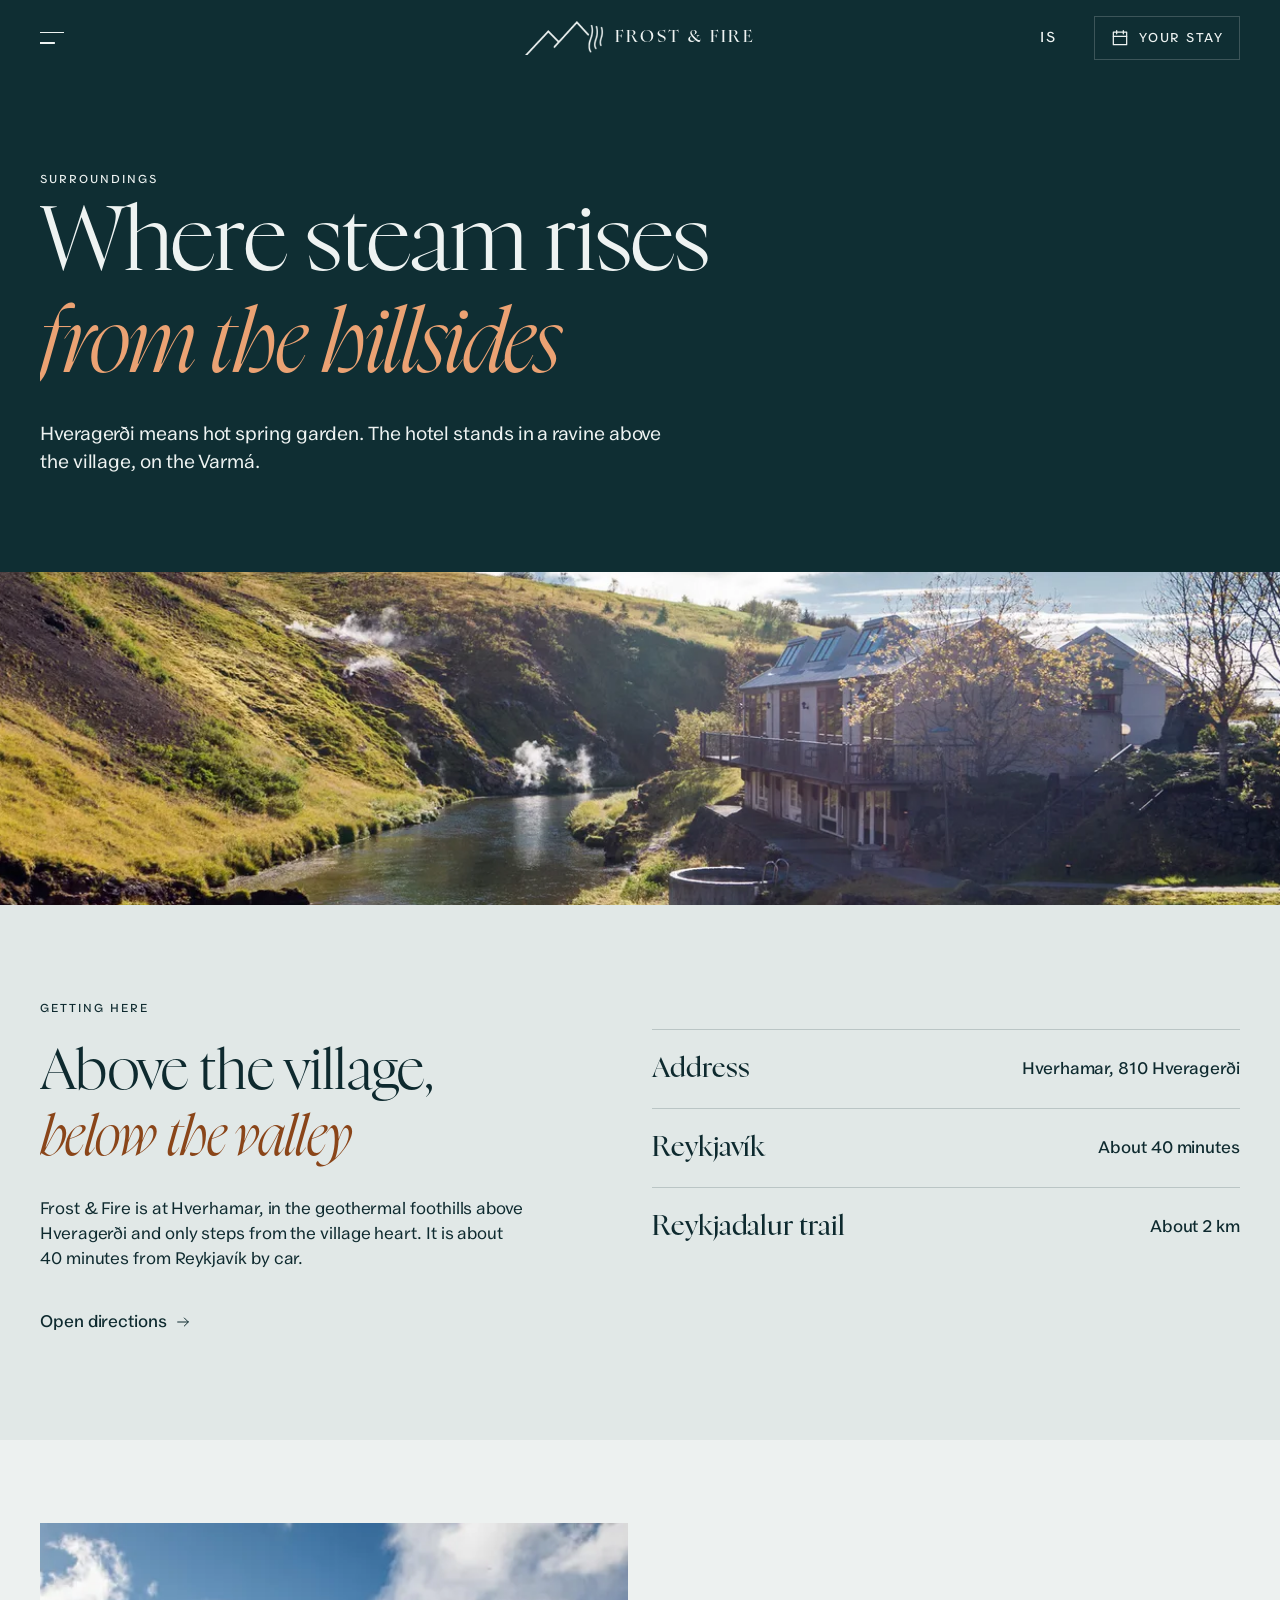
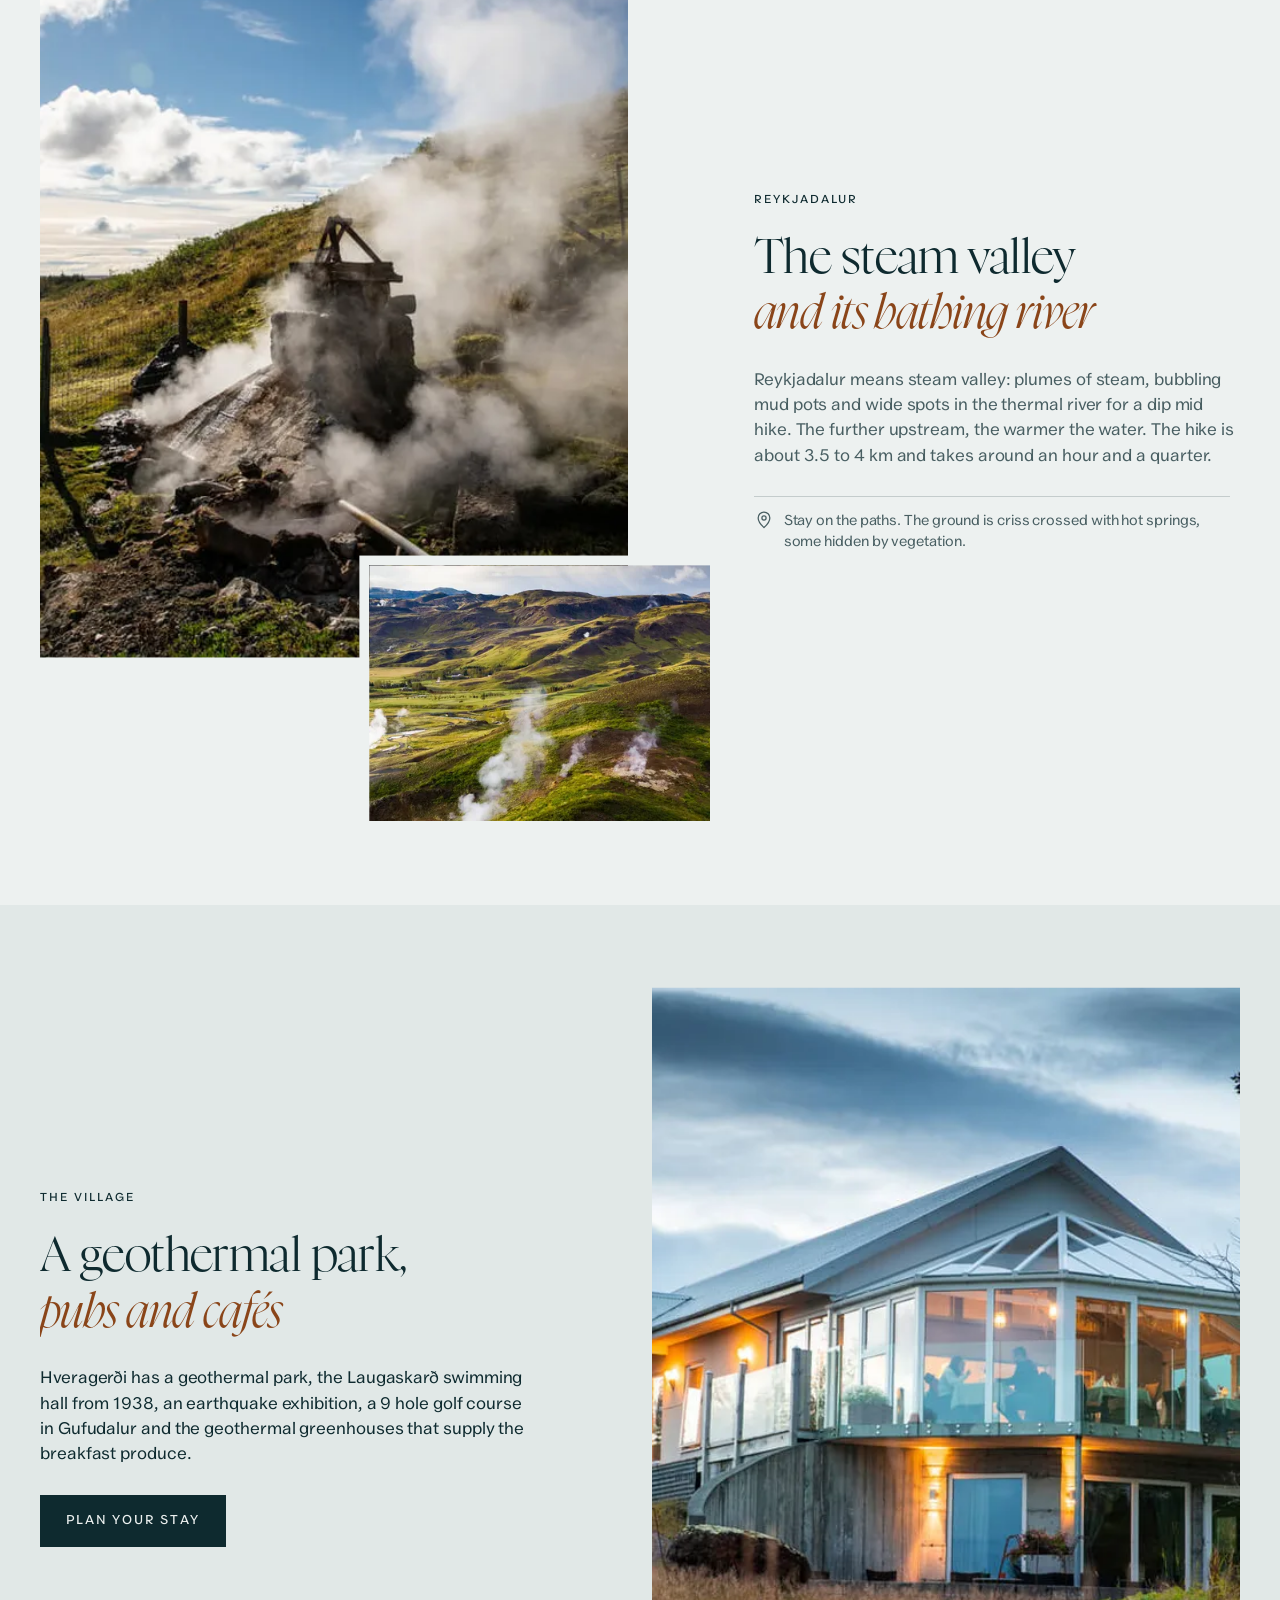
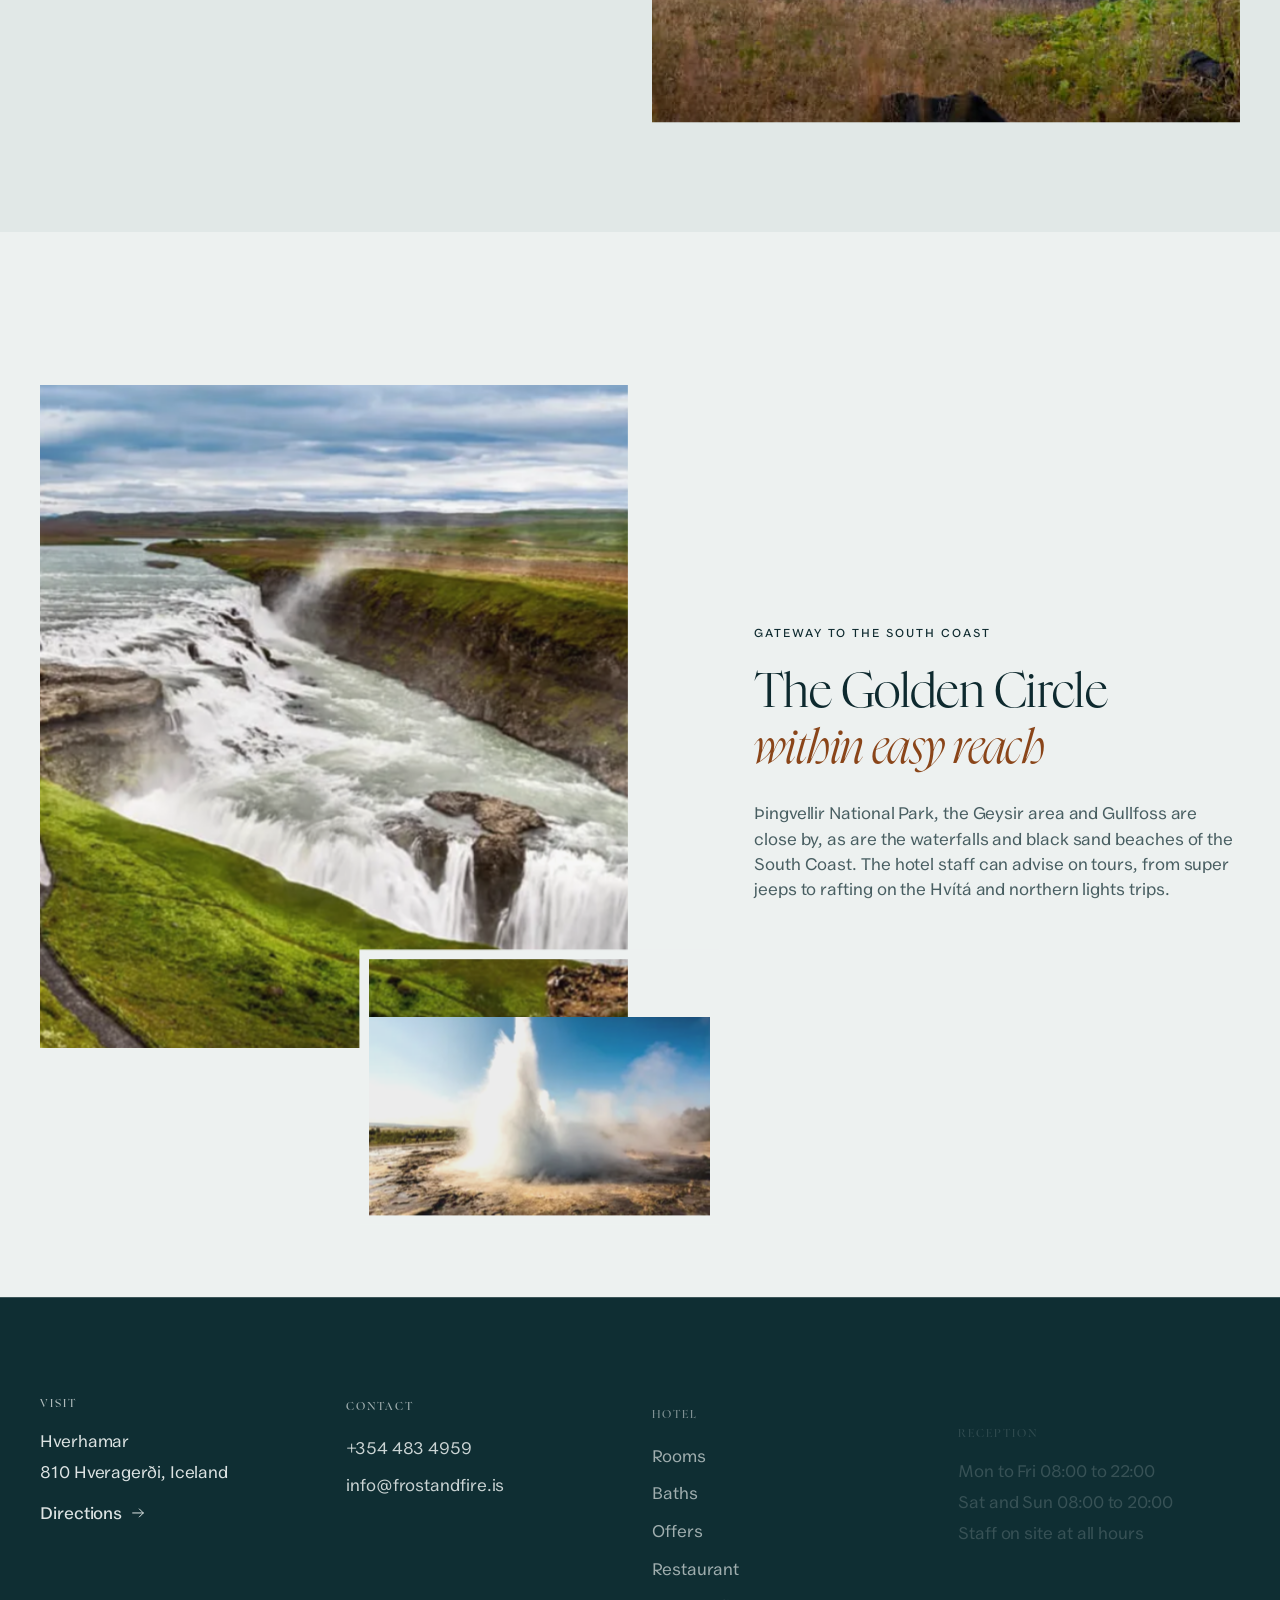
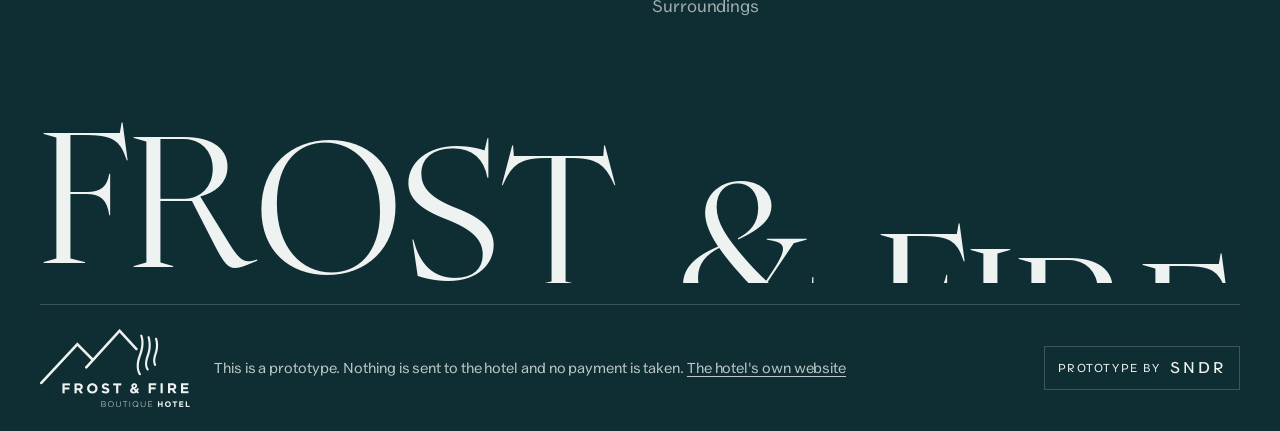
<file: surroundings/index.html>
<!doctype html><html lang="en"><head><meta charset="utf-8"><meta name="viewport" content="width=device-width, initial-scale=1, viewport-fit=cover"><meta name="robots" content="noindex, nofollow"><meta name="theme-color" content="#EDF1F0"><title>Surroundings | Frost &amp; Fire</title><meta name="description" content="Hveragerði means hot spring garden. The hotel stands in a ravine above the village, on the Varmá."><script>/* focus-guard: a focus ring only for people using a keyboard.

   The bug it ends: a menu, drawer or dialog opens and its FIRST link (or the dialog's close button)
   is outlined, as if it were selected. Cause: opening code calls first.focus(), or <dialog>.showModal()
   focuses the first control by itself. When nothing was focused before, the browser decides the ring is
   wanted. Safari never focuses a button on click and a touch tap never does either, so on iPhone,
   iPad and Safari the very first tap paints the ring. Chrome with a mouse hides it, which is why it
   passes the desktop check and then reappears on Sindri's phone.

   How: remember the last input kind on <html data-input="pointer|key"> and let focus-guard.css drop the
   ring while the last input was a pointer. Keyboard users keep every ring. Load before everything else
   (inline in <head>, ~400 bytes), no dependencies. Doc: _tools/focus-guard/README.md */
(function () {
  var root = document.documentElement;
  function set(v) { if (root.getAttribute('data-input') !== v) root.setAttribute('data-input', v); }
  addEventListener('pointerdown', function () { set('pointer'); }, true);
  addEventListener('keydown', function (e) {
    if (e.key === 'Shift' || e.key === 'Control' || e.key === 'Alt' || e.key === 'Meta') return;
    set('key');
  }, true);
})();
</script><link rel="icon" type="image/png" href="../favicon.png"><link rel="apple-touch-icon" href="../apple-touch-icon.png"><link rel="alternate" hreflang="en" href="../surroundings/"><link rel="alternate" hreflang="is" href="../is/umhverfi/"><link rel="preload" href="../assets/fonts/NyghtSerif-Light.woff2" as="font" type="font/woff2" crossorigin><link rel="preload" href="../assets/fonts/ValleySans-Regular.woff2" as="font" type="font/woff2" crossorigin><link rel="preload" as="image" type="image/webp" imagesrcset="../assets/img/riverstrip-480.webp 480w, ../assets/img/riverstrip-960.webp 960w, ../assets/img/riverstrip-1440.webp 1440w, ../assets/img/riverstrip-1920.webp 1920w" imagesizes="100vw"><link rel="stylesheet" href="../assets/css/base.css"><link rel="stylesheet" href="../assets/css/site.css"><link rel="stylesheet" href="../assets/css/stay.css"><script>window.FF={"lang":"en","locale":"en-GB","dates":{"wd":["Sun","Mon","Tue","Wed","Thu","Fri","Sat"],"wdLong":["Sunday","Monday","Tuesday","Wednesday","Thursday","Friday","Saturday"],"mo":["Jan","Feb","Mar","Apr","May","Jun","Jul","Aug","Sep","Oct","Nov","Dec"],"moLong":["January","February","March","April","May","June","July","August","September","October","November","December"],"narrow":["M","T","W","T","F","S","S"],"dot":""},"t":{"step1":"Dates","step2":"Evenings","step3":"Review","s1Title":"When are you coming?","s2Title":"Your days at Frost & Fire","s3Title":"Your stay","pickArrival":"Pick your arrival day","to":"to","nights":"Nights","night":"night","guests":"Guests","guestsShort":"guests","guestOne":"guest","room":"Room","roomAny":"Room chosen in the booking engine","roomRate":"Rate from the booking engine","roomRateShort":"From the engine","engineNote":"Room rates and availability come from the hotel's booking engine. In this prototype nothing is reserved.","fewer":"Fewer","more":"More","prevMonth":"Previous month","nextMonth":"Next month","arrivalDay":"Arrival","departureDay":"Departure","day":"Day","addTo":"Add to","time":"Time","sample":"sample","taken":"taken","forGuests":"For how many?","cancel":"Cancel","add":"Add","remove":"Remove","closedShort":"Closed","includedShort":"Included","inOffer":"In the offer","pendingNote":"{item} is added once you have picked your dates.","next1":"Plan the evenings","next2":"Review","pay":"Continue to booking","back":"Back","itemOne":"item","itemMany":"items","noItems":"Breakfast and baths included","offerIncludes":"dinner for two, aperitif, breakfast and baths","pickRoomPrice":"Choose a room for the price","includedLine":"Breakfast, hot tubs, pool and sauna","engineTotal":"Booked on the hotel's engine","tablesTotal":"Dinner tables","handoffNote":"Prototype: on the finished site, Continue opens the hotel's booking engine with these dates and this room, and each dinner table goes to DineOut. Nothing is sent from here.","doneTitle":"This is a prototype","doneBody":"Nothing was sent to the hotel, nothing was saved and no payment was taken. On the finished site the booking engine opens here with your dates and room, and your tables are requested on DineOut.","openEngine":"Open the booking engine","openDine":"Varmá on DineOut","startOver":"Start over","close":"Close","pickDate":"Pick a date","free":"Pay at the restaurant","title":"Your stay","soldOut":"Not available"},"maxGuests":4,"bookUrl":"https://book.frostogfuni.is/","dineUrl":"https://dineout.is/varma","rooms":[{"id":"superior","name":"Superior Double","max":2,"meta":"River view, king bed"},{"id":"standard","name":"Standard River View","max":2,"meta":"Double or twin"},{"id":"garden","name":"Standard Garden View","max":2,"meta":"Double bed, patio"},{"id":"budget","name":"Budget Room","max":2,"meta":"Two twins, smaller"},{"id":"family","name":"Family Room","max":4,"meta":"Up to four"}],"extras":[{"id":"dinner","icon":"dinner","name":"Dinner at Varmá","short":"Dinner","note":"Table only, you pay at the restaurant","times":["17:30","18:00","18:30","19:00","19:30","20:00","20:30"],"perPerson":true,"options":[{"id":"table","label":"Dinner at Varmá","price":0}]},{"id":"baths","icon":"spa","name":"Hot tubs, pool and sauna","short":"Baths","times":[],"includedAll":true,"options":[{"id":"in","label":"","price":0}]},{"id":"breakfast","icon":"sun","name":"Breakfast","short":"Breakfast","times":[],"includedAll":true,"morning":true,"options":[{"id":"in","label":"","price":0}]}],"packages":[{"id":"winter","name":"Winter offer","nights":1,"maxGuests":2,"minGuests":2,"dinner":true,"range":{"from":"2026-10-01","to":"2027-04-30","except":["2026-12-24","2026-12-25","2026-12-26","2026-12-31","2027-01-01"]},"rooms":["budget","standard","superior"],"rules":[{"room":"budget","price":51990},{"room":"standard","price":60990},{"room":"superior","price":68990}]}]}</script><script defer src="../assets/vendor/gsap.min.js"></script><script defer src="../assets/vendor/ScrollTrigger.min.js"></script><script defer src="../assets/vendor/CustomEase.min.js"></script><script type="module" src="../assets/js/main.js"></script></head><body class="page-location"><a class="skip-link" href="#main">Skip to content</a><header class="site-header has-page-hero">
 <button type="button" class="menu-toggle" aria-controls="menu-panel" aria-expanded="false" aria-haspopup="dialog" aria-label="Menu"><span class="burger" aria-hidden="true"><i></i><i></i></span></button>
 <a class="brand" href="../" aria-label="Frost &amp; Fire, home"><span class="brand-mark"><img class="mark-light" src="../assets/logo/mark.png" width="83" height="36" alt=""><img class="mark-ink" src="../assets/logo/mark-ink.png" width="83" height="36" alt=""></span><span class="brand-word" translate="no" aria-hidden="true"><i>F</i><i>r</i><i>o</i><i>s</i><i>t</i><i>&nbsp;</i><i>&amp;</i><i>&nbsp;</i><i>F</i><i>i</i><i>r</i><i>e</i></span></a>
 <div class="header-right"><a class="lang" href="../is/umhverfi/" lang="is" hreflang="is" aria-label="Íslenska">IS</a><button type="button" class="btn-stay" data-stay-open aria-haspopup="dialog" aria-controls="stay-dialog"><svg class="icon" viewBox="0 0 24 24" width="20" height="20" fill="none" stroke="currentColor" stroke-width="1.5" stroke-linecap="round" stroke-linejoin="round" aria-hidden="true" ><rect x="4" y="5" width="16" height="15"/><path d="M4 10h16M8 3v4M16 3v4"/></svg><span>Your stay</span><b data-stay-count hidden></b></button></div>
</header>
<dialog class="menu-panel" id="menu-panel" aria-label="Menu" tabindex="-1">
 <div class="menu-curtain menu-curtain--lead" aria-hidden="true"></div><div class="menu-curtain" aria-hidden="true"></div>
 <div class="menu-top"><button type="button" class="menu-close" aria-label="Close"><span class="burger" aria-hidden="true"><i></i><i></i></span></button><a class="brand" href="../" aria-label="Frost &amp; Fire, home"><span class="brand-mark"><img class="mark-light" src="../assets/logo/mark.png" width="83" height="36" alt=""><img class="mark-ink" src="../assets/logo/mark-ink.png" width="83" height="36" alt=""></span><span class="brand-word" translate="no" aria-hidden="true"><i>F</i><i>r</i><i>o</i><i>s</i><i>t</i><i>&nbsp;</i><i>&amp;</i><i>&nbsp;</i><i>F</i><i>i</i><i>r</i><i>e</i></span></a><span></span></div>
 <div class="menu-body">
  <nav aria-label="Main navigation"><a href="../rooms/" data-menu="rooms" ><span class="menu-num" aria-hidden="true">01</span><span class="menu-mask"><span class="menu-word">Rooms</span></span></a><a href="../baths/" data-menu="wellness" ><span class="menu-num" aria-hidden="true">02</span><span class="menu-mask"><span class="menu-word">Baths</span></span></a><a href="../offers/" data-menu="packages" ><span class="menu-num" aria-hidden="true">03</span><span class="menu-mask"><span class="menu-word">Offers</span></span></a><a href="../restaurant/" data-menu="restaurant" ><span class="menu-num" aria-hidden="true">04</span><span class="menu-mask"><span class="menu-word">Restaurant</span></span></a><a href="../surroundings/" data-menu="location" aria-current="page"><span class="menu-num" aria-hidden="true">05</span><span class="menu-mask"><span class="menu-word">Surroundings</span></span></a></nav>
  <div class="menu-photo" aria-hidden="true"><div class="menu-photo-frame"><div class="menu-shot" data-shot="home"><picture><source type="image/webp" srcset="../assets/img/dusk-480.webp 480w, ../assets/img/dusk-960.webp 960w" sizes="(max-width:1023px) 1px, 34vw"><img src="../assets/img/dusk-960.jpg" srcset="../assets/img/dusk-480.jpg 480w, ../assets/img/dusk-960.jpg 960w" sizes="(max-width:1023px) 1px, 34vw" width="1000" height="667" alt="" loading="lazy"  decoding="async"></picture></div><div class="menu-shot" data-shot="rooms"><picture><source type="image/webp" srcset="../assets/img/superior-480.webp 480w, ../assets/img/superior-960.webp 960w" sizes="(max-width:1023px) 1px, 34vw"><img src="../assets/img/superior-960.jpg" srcset="../assets/img/superior-480.jpg 480w, ../assets/img/superior-960.jpg 960w" sizes="(max-width:1023px) 1px, 34vw" width="1000" height="667" alt="" loading="lazy"  decoding="async"></picture></div><div class="menu-shot" data-shot="wellness"><picture><source type="image/webp" srcset="../assets/img/hottubs-480.webp 480w, ../assets/img/hottubs-960.webp 960w" sizes="(max-width:1023px) 1px, 34vw"><img src="../assets/img/hottubs-960.jpg" srcset="../assets/img/hottubs-480.jpg 480w, ../assets/img/hottubs-960.jpg 960w" sizes="(max-width:1023px) 1px, 34vw" width="1000" height="667" alt="" loading="lazy"  decoding="async"></picture></div><div class="menu-shot" data-shot="packages"><picture><source type="image/webp" srcset="../assets/img/snow-480.webp 480w, ../assets/img/snow-960.webp 960w" sizes="(max-width:1023px) 1px, 34vw"><img src="../assets/img/snow-960.jpg" srcset="../assets/img/snow-480.jpg 480w, ../assets/img/snow-960.jpg 960w" sizes="(max-width:1023px) 1px, 34vw" width="1000" height="666" alt="" loading="lazy"  decoding="async"></picture></div><div class="menu-shot" data-shot="restaurant"><picture><source type="image/webp" srcset="../assets/img/conservatory-480.webp 480w, ../assets/img/conservatory-960.webp 960w" sizes="(max-width:1023px) 1px, 34vw"><img src="../assets/img/conservatory-960.jpg" srcset="../assets/img/conservatory-480.jpg 480w, ../assets/img/conservatory-960.jpg 960w" sizes="(max-width:1023px) 1px, 34vw" width="1000" height="667" alt="" loading="lazy"  decoding="async"></picture></div><div class="menu-shot is-on" data-shot="location"><picture><source type="image/webp" srcset="../assets/img/steam-480.webp 480w, ../assets/img/steam-960.webp 960w" sizes="(max-width:1023px) 1px, 34vw"><img src="../assets/img/steam-960.jpg" srcset="../assets/img/steam-480.jpg 480w, ../assets/img/steam-960.jpg 960w" sizes="(max-width:1023px) 1px, 34vw" width="1000" height="667" alt="" loading="lazy"  decoding="async"></picture></div></div></div>
 </div>
 <div class="menu-foot"><p class="small">Hverhamar · 810 Hveragerði</p><a href="tel:+3544834959">+354 483 4959</a><a href="mailto:info@frostandfire.is">info@frostandfire.is</a><a class="lang" href="../is/umhverfi/" lang="is" hreflang="is" aria-label="Íslenska">IS</a></div>
</dialog><main id="main"><section class="page-hero" aria-labelledby="page-title"><div class="wrap page-hero-copy"><p class="eyebrow">Surroundings</p><h1 id="page-title"><span class="line"><span>Where steam rises</span></span><span class="line"><em>from the hillsides</em></span></h1><p class="lede">Hveragerði means hot spring garden. The hotel stands in a ravine above the village, on the Varmá.</p></div><div class="pano" data-sweep><div data-drift="-4,4"><picture><source type="image/webp" srcset="../assets/img/riverstrip-480.webp 480w, ../assets/img/riverstrip-960.webp 960w, ../assets/img/riverstrip-1440.webp 1440w, ../assets/img/riverstrip-1920.webp 1920w" sizes="100vw"><img src="../assets/img/riverstrip-960.jpg" srcset="../assets/img/riverstrip-480.jpg 480w, ../assets/img/riverstrip-960.jpg 960w, ../assets/img/riverstrip-1440.jpg 1440w, ../assets/img/riverstrip-1920.jpg 1920w" sizes="100vw" width="1920" height="500" alt="The Varmá river and the hotel with steam on the hillside" loading="eager" fetchpriority="high" decoding="async"></picture></div></div></section>
<section class="tint pad"><div class="wrap included-grid"><div class="section-head"><div class="reveal "><div data-rise><p class="eyebrow">Getting here</p></div></div><h2 data-heading ><span class="line"><span>Above the village,</span></span><span class="line"><em>below the valley</em></span></h2><div class="reveal "><div data-rise><p>Frost & Fire is at Hverhamar, in the geothermal foothills above Hveragerði and only steps from the village heart. It is about 40 minutes from Reykjavík by car.</p></div></div><div class="reveal "><div data-rise><div class="actions"><a class="btn-text " href="https://www.google.com/maps/dir/?api=1&amp;destination=Frost+and+Fire+Hotel+Hveragerdi" target="_blank" rel="noopener">Open directions<svg class="icon" viewBox="0 0 24 24" width="20" height="20" fill="none" stroke="currentColor" stroke-width="1.5" stroke-linecap="round" stroke-linejoin="round" aria-hidden="true" ><path d="M4 12h16M14 6l6 6-6 6"/></svg></a></div></div></div></div>
 <ul class="rows rows--big" data-rows><li class="row"><span class="row-rule" aria-hidden="true"></span><span class="row-title">Address</span><b class="row-price">Hverhamar, 810 Hveragerði</b></li><li class="row"><span class="row-rule" aria-hidden="true"></span><span class="row-title">Reykjavík</span><b class="row-price">About 40 minutes</b></li><li class="row"><span class="row-rule" aria-hidden="true"></span><span class="row-title">Reykjadalur trail</span><b class="row-price">About 2 km</b></li></ul></div></section>
<section class="pad" id="reykjadalur"><div class="wrap split">
 <div class="collage" data-sweep><div class="collage-large" data-drift="-3,3"><div class="photo-frame "><picture><source type="image/webp" srcset="../assets/img/steam-480.webp 480w, ../assets/img/steam-960.webp 960w" sizes="(max-width:767px) 90vw, 47vw"><img src="../assets/img/steam-960.jpg" srcset="../assets/img/steam-480.jpg 480w, ../assets/img/steam-960.jpg 960w" sizes="(max-width:767px) 90vw, 47vw" width="1000" height="667" alt="Steam vents on a green hillside near Hveragerði" loading="lazy"  decoding="async"></picture></div></div><div class="collage-small" data-drift="8,-8"><div class="photo-frame "><picture><source type="image/webp" srcset="../assets/img/fumarole-480.webp 480w, ../assets/img/fumarole-960.webp 960w" sizes="(max-width:767px) 56vw, 26vw"><img src="../assets/img/fumarole-960.jpg" srcset="../assets/img/fumarole-480.jpg 480w, ../assets/img/fumarole-960.jpg 960w" sizes="(max-width:767px) 56vw, 26vw" width="1000" height="666" alt="Steam vents on a green hillside near Hveragerði" loading="lazy"  decoding="async"></picture></div></div></div>
 <div class="split-copy"><div class="reveal "><div data-rise><p class="eyebrow">Reykjadalur</p></div></div><h2 data-heading ><span class="line"><span>The steam valley</span></span><span class="line"><em>and its bathing river</em></span></h2><div class="reveal "><div data-rise><p class="muted">Reykjadalur means steam valley: plumes of steam, bubbling mud pots and wide spots in the thermal river for a dip mid hike. The further upstream, the warmer the water. The hike is about 3.5 to 4 km and takes around an hour and a quarter.</p></div></div><div class="reveal "><div data-rise><p class="warn"><svg class="icon" viewBox="0 0 24 24" width="20" height="20" fill="none" stroke="currentColor" stroke-width="1.5" stroke-linecap="round" stroke-linejoin="round" aria-hidden="true" ><path d="M12 21s7-6.2 7-11.5a7 7 0 0 0-14 0C5 14.8 12 21 12 21z"/><circle cx="12" cy="9.5" r="2.5"/></svg><span>Stay on the paths. The ground is criss crossed with hot springs, some hidden by vegetation.</span></p></div></div></div>
</div></section>
<section class="tint pad"><div class="wrap split split--flip">
 <div class="split-copy"><div class="reveal "><div data-rise><p class="eyebrow">The village</p></div></div><h2 data-heading ><span class="line"><span>A geothermal park,</span></span><span class="line"><em>pubs and cafés</em></span></h2><div class="reveal "><div data-rise><p>Hveragerði has a geothermal park, the Laugaskarð swimming hall from 1938, an earthquake exhibition, a 9 hole golf course in Gufudalur and the geothermal greenhouses that supply the breakfast produce.</p></div></div><div class="reveal "><div data-rise><div class="actions"><button type="button" class="btn-primary " data-stay-open aria-haspopup="dialog" aria-controls="stay-dialog" aria-label="Plan your stay"><span class="btn-label" aria-hidden="true"><span class="btn-letter" style="--i:0" data-char="P">P</span><span class="btn-letter" style="--i:1" data-char="l">l</span><span class="btn-letter" style="--i:2" data-char="a">a</span><span class="btn-letter" style="--i:3" data-char="n">n</span><span class="btn-letter" style="--i:4" data-char=" "> </span><span class="btn-letter" style="--i:5" data-char="y">y</span><span class="btn-letter" style="--i:6" data-char="o">o</span><span class="btn-letter" style="--i:7" data-char="u">u</span><span class="btn-letter" style="--i:8" data-char="r">r</span><span class="btn-letter" style="--i:9" data-char=" "> </span><span class="btn-letter" style="--i:10" data-char="s">s</span><span class="btn-letter" style="--i:11" data-char="t">t</span><span class="btn-letter" style="--i:12" data-char="a">a</span><span class="btn-letter" style="--i:13" data-char="y">y</span></span></button></div></div></div></div>
 <div class="split-media" data-sweep><div data-drift="-3,3"><div class="photo-frame "><picture><source type="image/webp" srcset="../assets/img/hotel-480.webp 480w, ../assets/img/hotel-960.webp 960w" sizes="(max-width:767px) 90vw, 47vw"><img src="../assets/img/hotel-960.jpg" srcset="../assets/img/hotel-480.jpg 480w, ../assets/img/hotel-960.jpg 960w" sizes="(max-width:767px) 90vw, 47vw" width="1000" height="667" alt="The Varmá at dusk with the hotel lit" loading="lazy"  decoding="async"></picture></div></div></div>
</div></section>
<section class="pad"><div class="wrap split">
 <div class="collage" data-sweep><div class="collage-large" data-drift="-3,3"><div class="photo-frame "><picture><source type="image/webp" srcset="../assets/img/golden-480.webp 480w, ../assets/img/golden-960.webp 960w" sizes="(max-width:767px) 90vw, 47vw"><img src="../assets/img/golden-960.jpg" srcset="../assets/img/golden-480.jpg 480w, ../assets/img/golden-960.jpg 960w" sizes="(max-width:767px) 90vw, 47vw" width="1000" height="668" alt="Gullfoss waterfall" loading="lazy"  decoding="async"></picture></div></div><div class="collage-small" data-drift="8,-8"><div class="photo-frame "><picture><source type="image/webp" srcset="../assets/img/geysir-480.webp 480w, ../assets/img/geysir-960.webp 960w" sizes="(max-width:767px) 56vw, 26vw"><img src="../assets/img/geysir-960.jpg" srcset="../assets/img/geysir-480.jpg 480w, ../assets/img/geysir-960.jpg 960w" sizes="(max-width:767px) 56vw, 26vw" width="1000" height="667" alt="Strokkur erupting in the Geysir area" loading="lazy"  decoding="async"></picture></div></div></div>
 <div class="split-copy"><div class="reveal "><div data-rise><p class="eyebrow">Gateway to the South Coast</p></div></div><h2 data-heading ><span class="line"><span>The Golden Circle</span></span><span class="line"><em>within easy reach</em></span></h2><div class="reveal "><div data-rise><p class="muted">Þingvellir National Park, the Geysir area and Gullfoss are close by, as are the waterfalls and black sand beaches of the South Coast. The hotel staff can advise on tours, from super jeeps to rafting on the Hvítá and northern lights trips.</p></div></div></div>
</div></section></main><footer class="site-footer"><div class="wrap">
 <div class="footer-columns" data-cards>
  <div class="footer-column"><h2 class="eyebrow">Visit</h2><p>Hverhamar</p><p>810 Hveragerði, Iceland</p><a class="btn-text" href="https://www.google.com/maps/search/?api=1&amp;query=Frost+and+Fire+Hotel+Hveragerdi" target="_blank" rel="noopener">Directions<svg class="icon" viewBox="0 0 24 24" width="20" height="20" fill="none" stroke="currentColor" stroke-width="1.5" stroke-linecap="round" stroke-linejoin="round" aria-hidden="true" ><path d="M4 12h16M14 6l6 6-6 6"/></svg></a></div>
  <div class="footer-column"><h2 class="eyebrow">Contact</h2><a href="tel:+3544834959">+354 483 4959</a><a href="mailto:info@frostandfire.is">info@frostandfire.is</a></div>
  <nav class="footer-column" aria-label="Hotel"><h2 class="eyebrow">Hotel</h2><a href="../rooms/">Rooms</a><a href="../baths/">Baths</a><a href="../offers/">Offers</a><a href="../restaurant/">Restaurant</a><a href="../surroundings/">Surroundings</a></nav>
  <div class="footer-column"><h2 class="eyebrow">Reception</h2><p>Mon to Fri 08:00 to 22:00</p><p>Sat and Sun 08:00 to 20:00</p><p>Staff on site at all hours</p></div>
 </div>
 <div class="footer-wordmark" role="img" aria-label="Frost &amp; Fire"><span class="fit-line fit-wide" aria-hidden="true"><span>F</span><span>R</span><span>O</span><span>S</span><span>T</span><span class="sp">&nbsp;</span><span>&</span><span class="sp">&nbsp;</span><span>F</span><span>I</span><span>R</span><span>E</span></span><span class="fit-line fit-narrow" aria-hidden="true"><span>F</span><span>R</span><span>O</span><span>S</span><span>T</span></span><span class="fit-line fit-narrow" aria-hidden="true"><span>&</span><span class="sp">&nbsp;</span><span>F</span><span>I</span><span>R</span><span>E</span></span></div>
 <div class="footer-legal small"><img class="footer-logo" src="../assets/logo/full.png" width="600" height="311" alt="Frost &amp; Fire Boutique Hotel" loading="lazy"><p class="proto-note">This is a prototype. Nothing is sent to the hotel and no payment is taken. <a class="plain-link" href="https://frostandfire.is" target="_blank" rel="noopener">The hotel's own website</a></p><a class="sndr-badge" href="https://sndrstudio.is" target="_blank" rel="noopener" aria-label="Prototype by SNDR Studio"><span>Prototype by</span><b>SNDR</b></a></div>
</div></footer><dialog class="stay-dialog" id="stay-dialog" aria-labelledby="stay-title" tabindex="-1">
 <div class="sheet-backdrop" aria-hidden="true"></div>
 <div class="stay-sheet on-steam" tabindex="-1" data-lenis-prevent>
  <div class="stay-top"><p class="eyebrow">Your stay</p><ol class="stay-steps"></ol><button type="button" class="stay-close icon-btn" aria-label="Close"><svg class="icon" viewBox="0 0 24 24" width="20" height="20" fill="none" stroke="currentColor" stroke-width="1.5" stroke-linecap="round" stroke-linejoin="round" aria-hidden="true" ><path d="M6 6l12 12M18 6L6 18"/></svg></button></div>
  <div class="stay-body"></div>
  <div class="stay-foot"></div>
 </div>
</dialog></body></html>
</file>
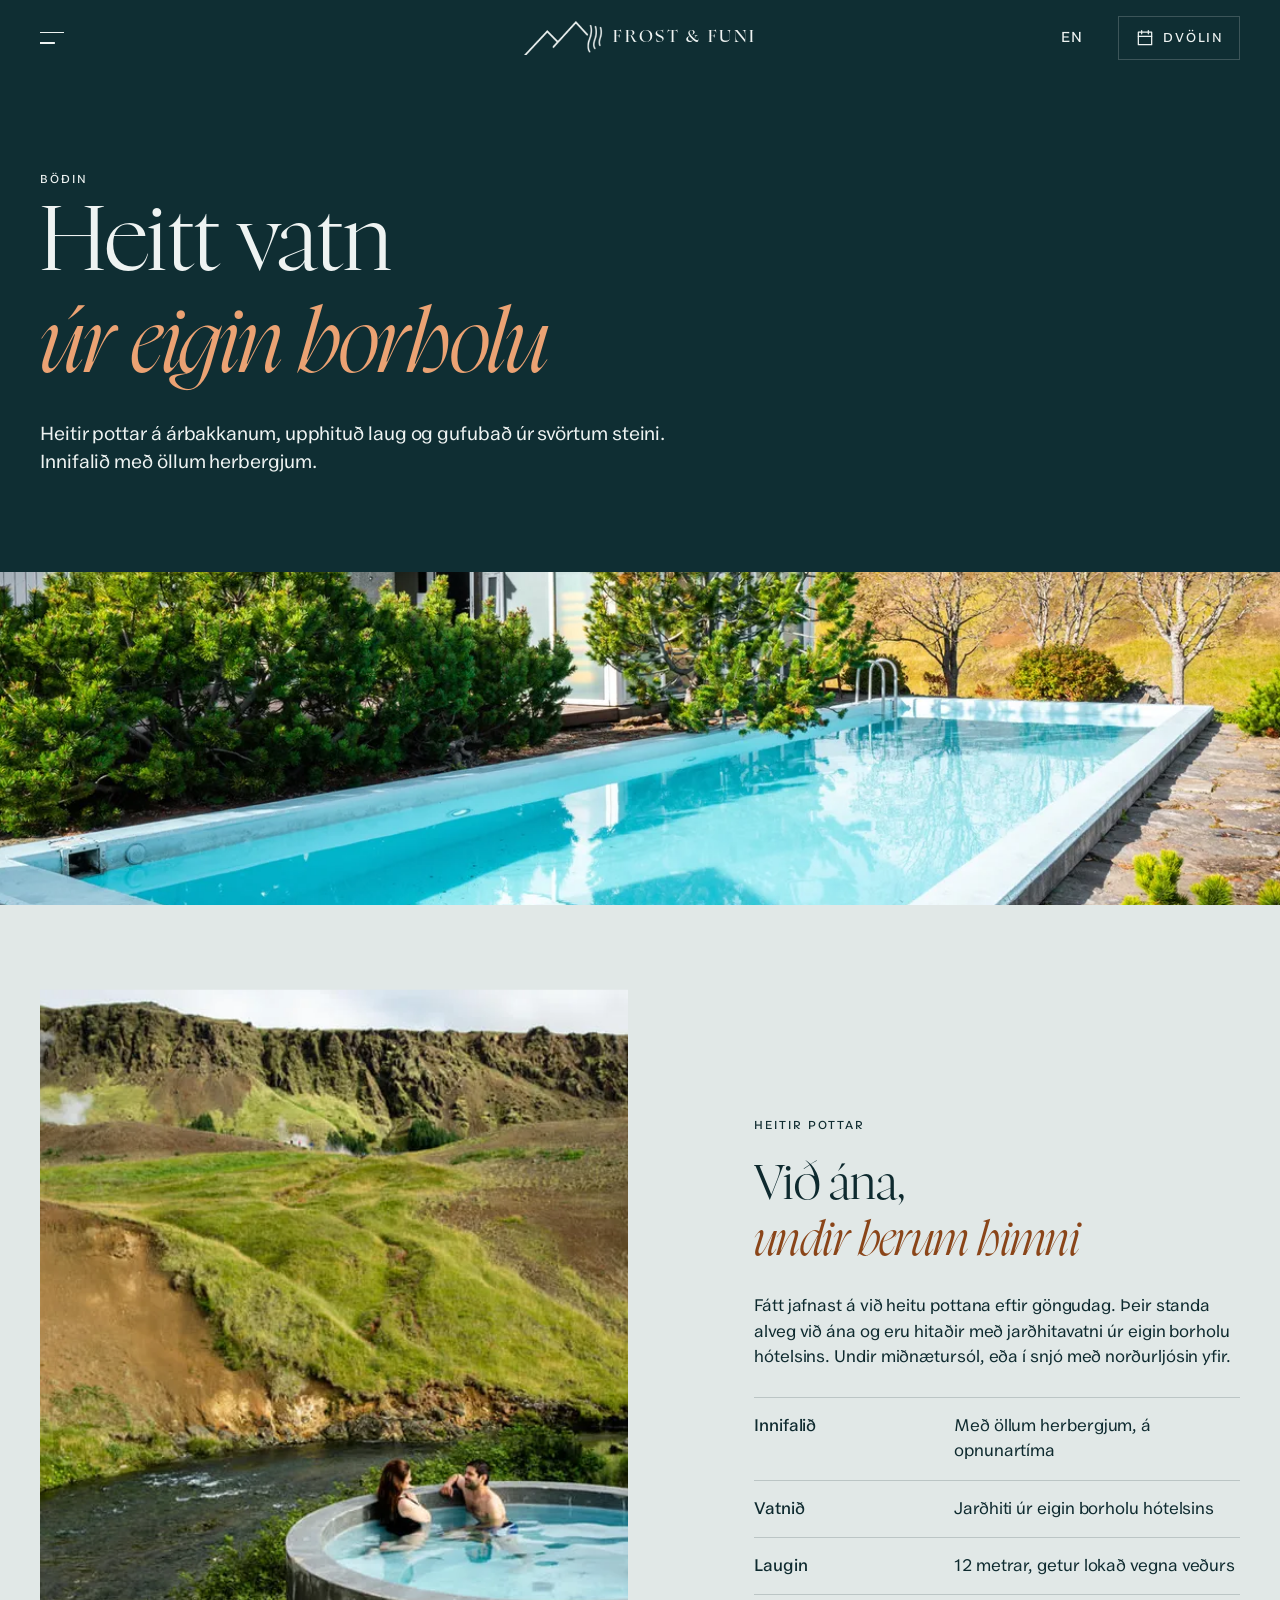
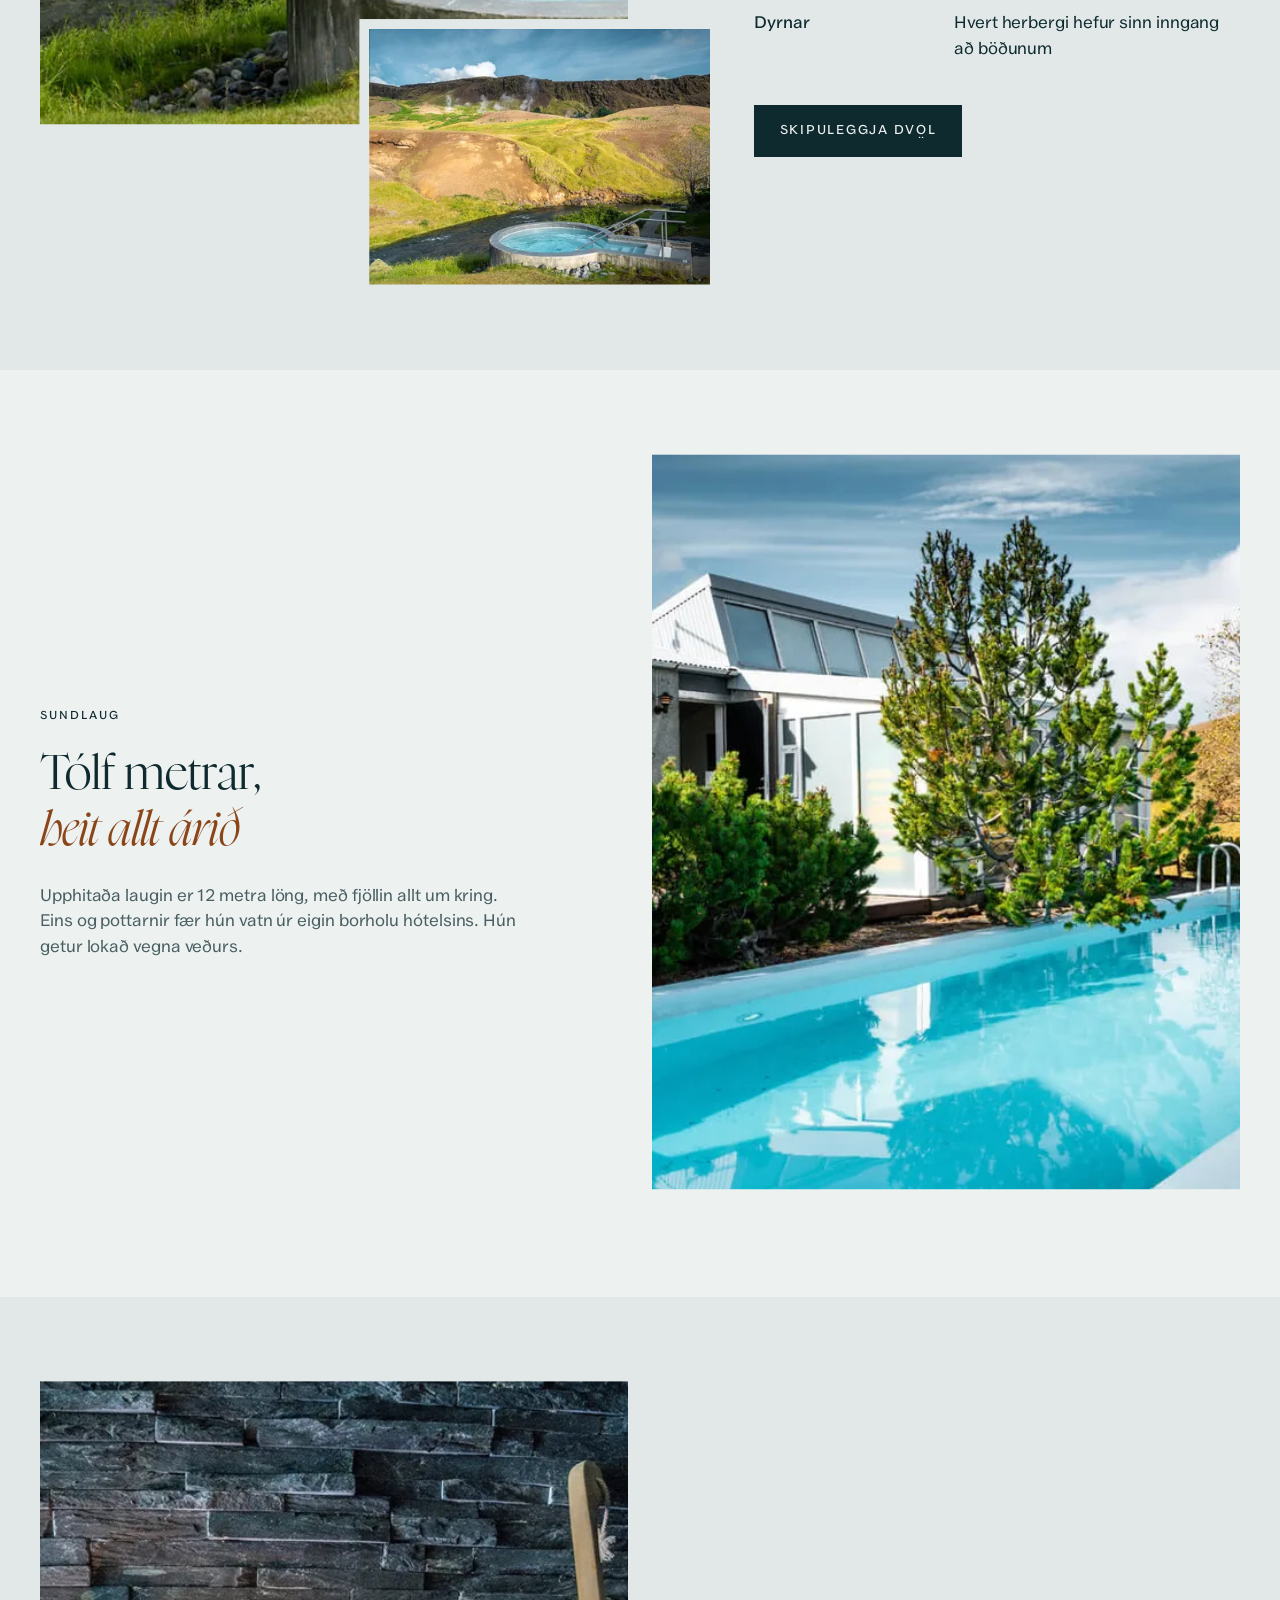
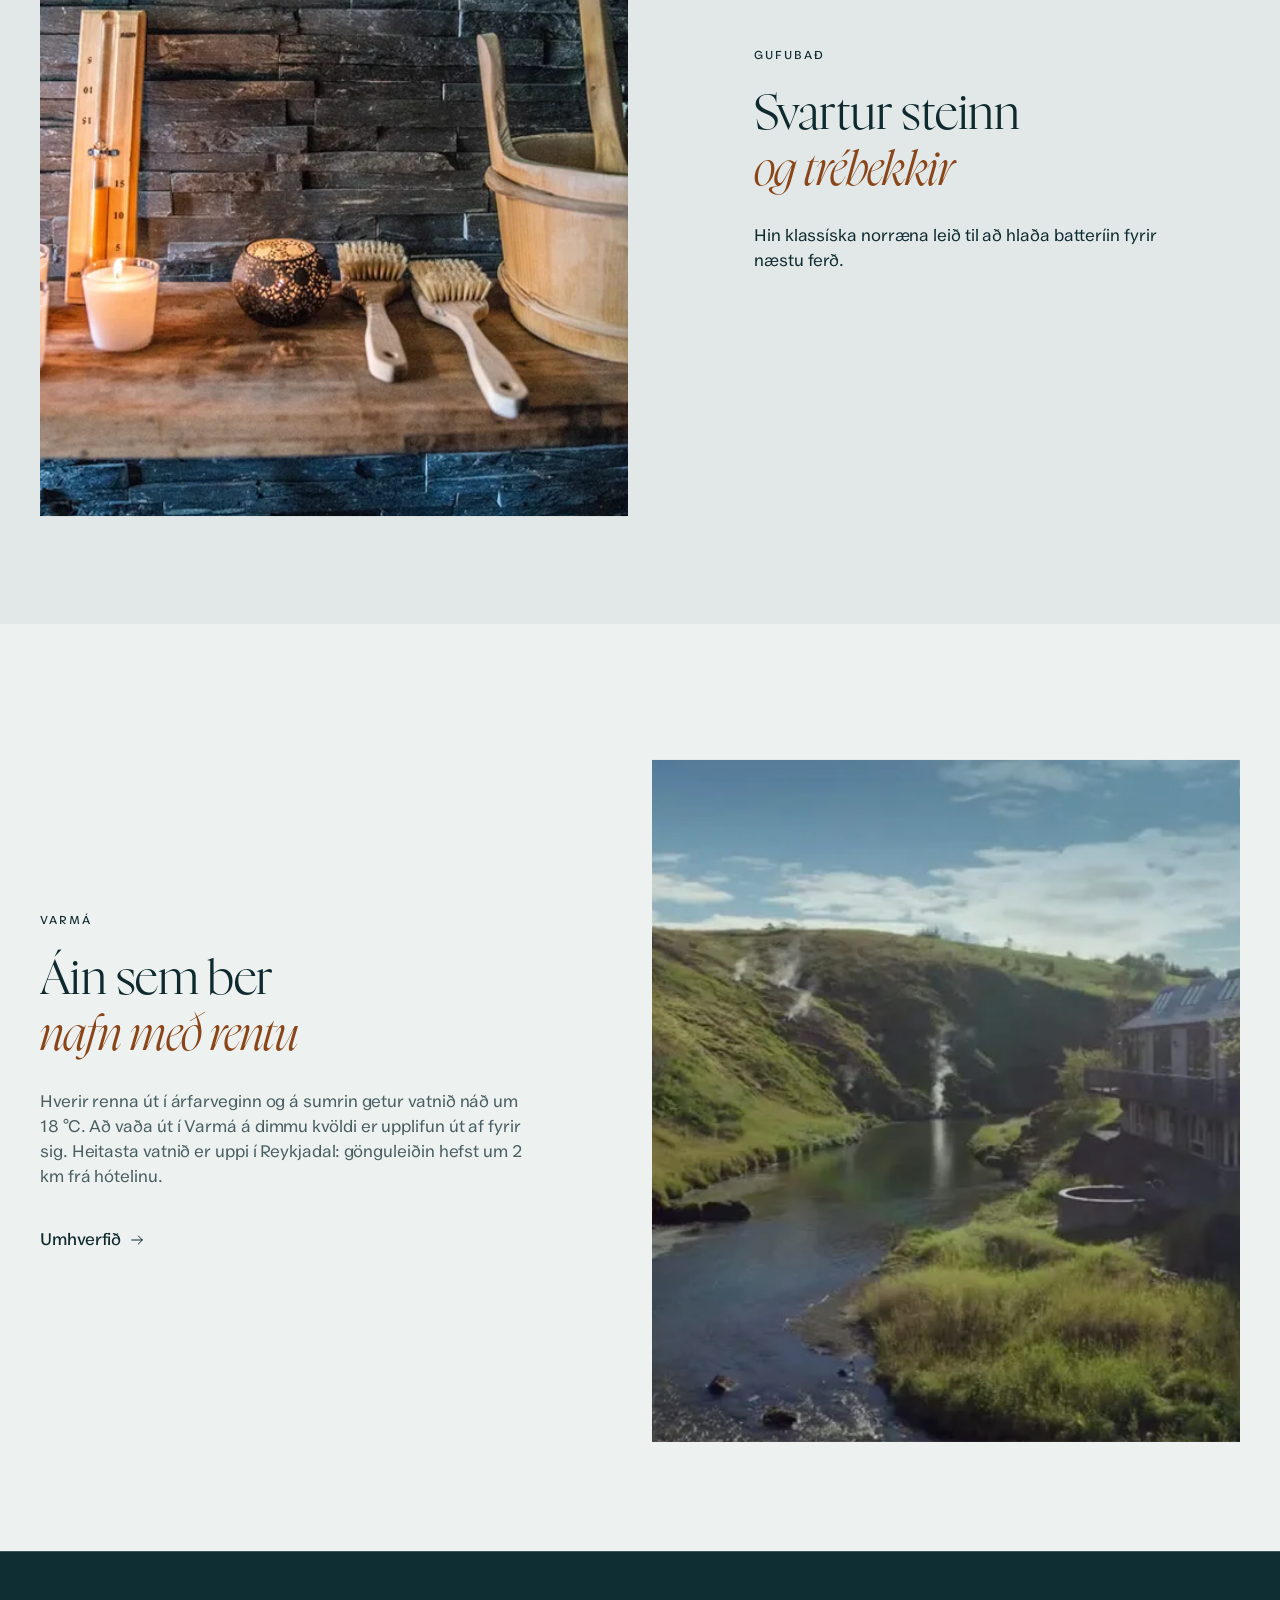
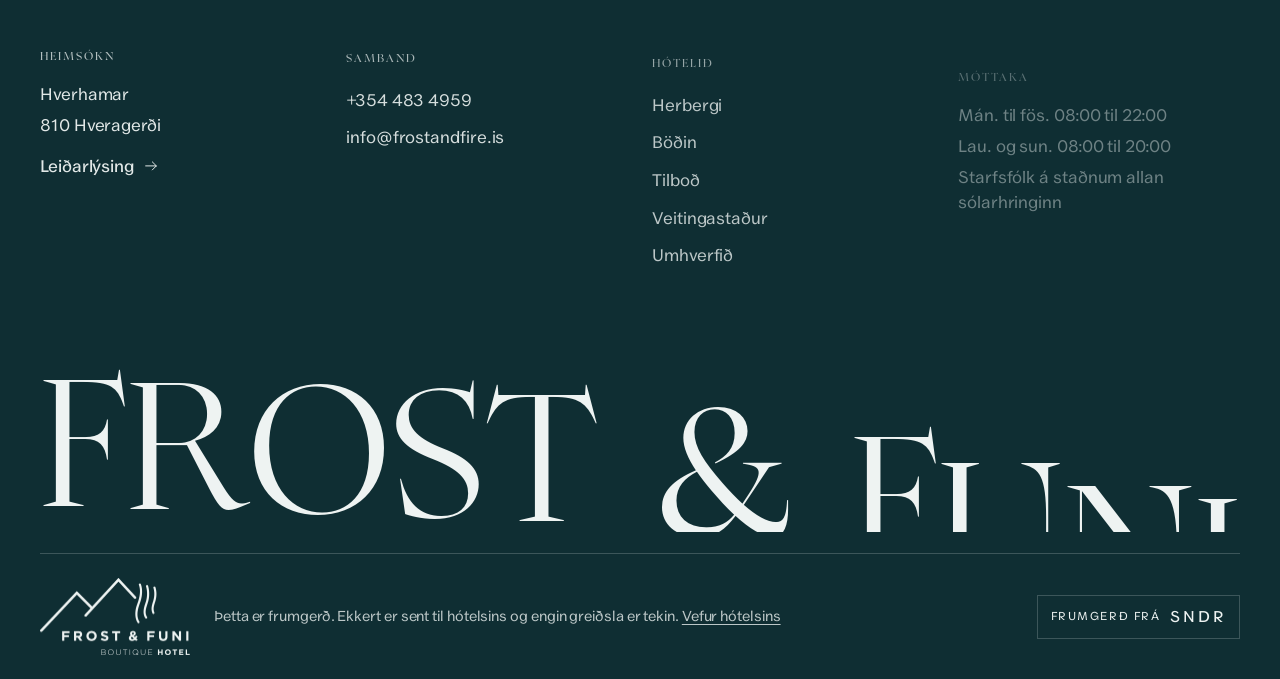
<file: is/bodin/index.html>
<!doctype html><html lang="is"><head><meta charset="utf-8"><meta name="viewport" content="width=device-width, initial-scale=1, viewport-fit=cover"><meta name="robots" content="noindex, nofollow"><meta name="theme-color" content="#EDF1F0"><title>Heitir pottar, laug og gufubað | Frost &amp; Funi</title><meta name="description" content="Heitir pottar á árbakkanum, upphituð laug og gufubað úr svörtum steini. Innifalið með öllum herbergjum."><script>/* focus-guard: a focus ring only for people using a keyboard.

   The bug it ends: a menu, drawer or dialog opens and its FIRST link (or the dialog's close button)
   is outlined, as if it were selected. Cause: opening code calls first.focus(), or <dialog>.showModal()
   focuses the first control by itself. When nothing was focused before, the browser decides the ring is
   wanted. Safari never focuses a button on click and a touch tap never does either, so on iPhone,
   iPad and Safari the very first tap paints the ring. Chrome with a mouse hides it, which is why it
   passes the desktop check and then reappears on Sindri's phone.

   How: remember the last input kind on <html data-input="pointer|key"> and let focus-guard.css drop the
   ring while the last input was a pointer. Keyboard users keep every ring. Load before everything else
   (inline in <head>, ~400 bytes), no dependencies. Doc: _tools/focus-guard/README.md */
(function () {
  var root = document.documentElement;
  function set(v) { if (root.getAttribute('data-input') !== v) root.setAttribute('data-input', v); }
  addEventListener('pointerdown', function () { set('pointer'); }, true);
  addEventListener('keydown', function (e) {
    if (e.key === 'Shift' || e.key === 'Control' || e.key === 'Alt' || e.key === 'Meta') return;
    set('key');
  }, true);
})();
</script><link rel="icon" type="image/png" href="../../favicon.png"><link rel="apple-touch-icon" href="../../apple-touch-icon.png"><link rel="alternate" hreflang="en" href="../../baths/"><link rel="alternate" hreflang="is" href="../../is/bodin/"><link rel="preload" href="../../assets/fonts/NyghtSerif-Light.woff2" as="font" type="font/woff2" crossorigin><link rel="preload" href="../../assets/fonts/ValleySans-Regular.woff2" as="font" type="font/woff2" crossorigin><link rel="preload" as="image" type="image/webp" imagesrcset="../../assets/img/poolstrip-480.webp 480w, ../../assets/img/poolstrip-960.webp 960w, ../../assets/img/poolstrip-1440.webp 1440w, ../../assets/img/poolstrip-1920.webp 1920w" imagesizes="100vw"><link rel="stylesheet" href="../../assets/css/base.css"><link rel="stylesheet" href="../../assets/css/site.css"><link rel="stylesheet" href="../../assets/css/stay.css"><script>window.FF={"lang":"is","locale":"is-IS","dates":{"wd":["sun.","mán.","þri.","mið.","fim.","fös.","lau."],"wdLong":["sunnudagur","mánudagur","þriðjudagur","miðvikudagur","fimmtudagur","föstudagur","laugardagur"],"mo":["jan.","feb.","mars","apr.","maí","júní","júlí","ágúst","sept.","okt.","nóv.","des."],"moLong":["janúar","febrúar","mars","apríl","maí","júní","júlí","ágúst","september","október","nóvember","desember"],"narrow":["M","Þ","M","F","F","L","S"],"dot":"."},"t":{"step1":"Dagsetningar","step2":"Kvöldin","step3":"Yfirlit","s1Title":"Hvenær kemur þú?","s2Title":"Dagarnir þínir á Frosti & Funa","s3Title":"Dvölin þín","pickArrival":"Veldu komudag","to":"til","nights":"Nætur","night":"nótt","guests":"Gestir","guestsShort":"gestir","guestOne":"gestur","room":"Herbergi","roomAny":"Herbergi valið í bókunarvélinni","roomRate":"Verð úr bókunarvélinni","roomRateShort":"Úr bókunarvélinni","engineNote":"Herbergjaverð og framboð koma úr bókunarvél hótelsins. Í þessari frumgerð er ekkert tekið frá.","fewer":"Færri","more":"Fleiri","prevMonth":"Fyrri mánuður","nextMonth":"Næsti mánuður","arrivalDay":"Koma","departureDay":"Brottför","day":"Dagur","addTo":"Bæta við","time":"Tími","sample":"dæmi","taken":"frátekið","forGuests":"Fyrir hve marga?","cancel":"Hætta við","add":"Bæta við","remove":"Fjarlægja","closedShort":"Lokað","includedShort":"Innifalið","inOffer":"Í tilboðinu","pendingNote":"{item} bætist við þegar þú hefur valið dagsetningar.","next1":"Skipuleggja kvöldin","next2":"Yfirlit","pay":"Áfram í bókun","back":"Til baka","itemOne":"atriði","itemMany":"atriði","noItems":"Morgunverður og böð innifalin","offerIncludes":"kvöldverður fyrir tvo, fordrykkur, morgunverður og böð","pickRoomPrice":"Veldu herbergi til að sjá verð","includedLine":"Morgunverður, heitir pottar, laug og gufubað","engineTotal":"Bókað í bókunarvél hótelsins","tablesTotal":"Borð í kvöldverð","handoffNote":"Frumgerð: á fullbúnum vef opnar Áfram bókunarvél hótelsins með þessum dagsetningum og þessu herbergi, og hvert borð fer á DineOut. Ekkert er sent héðan.","doneTitle":"Þetta er frumgerð","doneBody":"Ekkert var sent til hótelsins, ekkert vistað og engin greiðsla tekin. Á fullbúnum vef opnast bókunarvélin hér með dagsetningunum og herberginu, og borðin eru pöntuð á DineOut.","openEngine":"Opna bókunarvélina","openDine":"Varmá á DineOut","startOver":"Byrja aftur","close":"Loka","pickDate":"Veldu dag","free":"Greitt á staðnum","title":"Dvölin þín","soldOut":"Ekki í boði"},"maxGuests":4,"bookUrl":"https://book.frostogfuni.is/","dineUrl":"https://dineout.is/is/varma","rooms":[{"id":"superior","name":"Superior hjónaherbergi","max":2,"meta":"Útsýni yfir ána, king rúm"},{"id":"standard","name":"Standard með útsýni yfir ána","max":2,"meta":"Hjóna eða tveggja manna"},{"id":"garden","name":"Standard með garðútsýni","max":2,"meta":"Hjónarúm, verönd"},{"id":"budget","name":"Budget herbergi","max":2,"meta":"Tvö einbreið, minna"},{"id":"family","name":"Fjölskylduherbergi","max":4,"meta":"Allt að fjórir"}],"extras":[{"id":"dinner","icon":"dinner","name":"Kvöldverður á Varmá","short":"Kvöldverður","note":"Borðapöntun, greitt á staðnum","times":["17:30","18:00","18:30","19:00","19:30","20:00","20:30"],"perPerson":true,"options":[{"id":"table","label":"Kvöldverður á Varmá","price":0}]},{"id":"baths","icon":"spa","name":"Heitir pottar, laug og gufubað","short":"Böðin","times":[],"includedAll":true,"options":[{"id":"in","label":"","price":0}]},{"id":"breakfast","icon":"sun","name":"Morgunverður","short":"Morgunmatur","times":[],"includedAll":true,"morning":true,"options":[{"id":"in","label":"","price":0}]}],"packages":[{"id":"winter","name":"Vetrartilboð","nights":1,"maxGuests":2,"minGuests":2,"dinner":true,"range":{"from":"2026-10-01","to":"2027-04-30","except":["2026-12-24","2026-12-25","2026-12-26","2026-12-31","2027-01-01"]},"rooms":["budget","standard","superior"],"rules":[{"room":"budget","price":51990},{"room":"standard","price":60990},{"room":"superior","price":68990}]}]}</script><script defer src="../../assets/vendor/gsap.min.js"></script><script defer src="../../assets/vendor/ScrollTrigger.min.js"></script><script defer src="../../assets/vendor/CustomEase.min.js"></script><script type="module" src="../../assets/js/main.js"></script></head><body class="page-wellness"><a class="skip-link" href="#main">Fara í efni</a><header class="site-header has-page-hero">
 <button type="button" class="menu-toggle" aria-controls="menu-panel" aria-expanded="false" aria-haspopup="dialog" aria-label="Valmynd"><span class="burger" aria-hidden="true"><i></i><i></i></span></button>
 <a class="brand" href="../../is/" aria-label="Frost &amp; Funi, forsíða"><span class="brand-mark"><img class="mark-light" src="../../assets/logo/mark.png" width="83" height="36" alt=""><img class="mark-ink" src="../../assets/logo/mark-ink.png" width="83" height="36" alt=""></span><span class="brand-word" translate="no" aria-hidden="true"><i>F</i><i>r</i><i>o</i><i>s</i><i>t</i><i>&nbsp;</i><i>&amp;</i><i>&nbsp;</i><i>F</i><i>u</i><i>n</i><i>i</i></span></a>
 <div class="header-right"><a class="lang" href="../../baths/" lang="en" hreflang="en" aria-label="English">EN</a><button type="button" class="btn-stay" data-stay-open aria-haspopup="dialog" aria-controls="stay-dialog"><svg class="icon" viewBox="0 0 24 24" width="20" height="20" fill="none" stroke="currentColor" stroke-width="1.5" stroke-linecap="round" stroke-linejoin="round" aria-hidden="true" ><rect x="4" y="5" width="16" height="15"/><path d="M4 10h16M8 3v4M16 3v4"/></svg><span>Dvölin</span><b data-stay-count hidden></b></button></div>
</header>
<dialog class="menu-panel" id="menu-panel" aria-label="Valmynd" tabindex="-1">
 <div class="menu-curtain menu-curtain--lead" aria-hidden="true"></div><div class="menu-curtain" aria-hidden="true"></div>
 <div class="menu-top"><button type="button" class="menu-close" aria-label="Loka"><span class="burger" aria-hidden="true"><i></i><i></i></span></button><a class="brand" href="../../is/" aria-label="Frost &amp; Funi, forsíða"><span class="brand-mark"><img class="mark-light" src="../../assets/logo/mark.png" width="83" height="36" alt=""><img class="mark-ink" src="../../assets/logo/mark-ink.png" width="83" height="36" alt=""></span><span class="brand-word" translate="no" aria-hidden="true"><i>F</i><i>r</i><i>o</i><i>s</i><i>t</i><i>&nbsp;</i><i>&amp;</i><i>&nbsp;</i><i>F</i><i>u</i><i>n</i><i>i</i></span></a><span></span></div>
 <div class="menu-body">
  <nav aria-label="Aðalvalmynd"><a href="../../is/herbergi/" data-menu="rooms" ><span class="menu-num" aria-hidden="true">01</span><span class="menu-mask"><span class="menu-word">Herbergi</span></span></a><a href="../../is/bodin/" data-menu="wellness" aria-current="page"><span class="menu-num" aria-hidden="true">02</span><span class="menu-mask"><span class="menu-word">Böðin</span></span></a><a href="../../is/tilbod/" data-menu="packages" ><span class="menu-num" aria-hidden="true">03</span><span class="menu-mask"><span class="menu-word">Tilboð</span></span></a><a href="../../is/veitingastadur/" data-menu="restaurant" ><span class="menu-num" aria-hidden="true">04</span><span class="menu-mask"><span class="menu-word">Veitingastaður</span></span></a><a href="../../is/umhverfi/" data-menu="location" ><span class="menu-num" aria-hidden="true">05</span><span class="menu-mask"><span class="menu-word">Umhverfið</span></span></a></nav>
  <div class="menu-photo" aria-hidden="true"><div class="menu-photo-frame"><div class="menu-shot" data-shot="home"><picture><source type="image/webp" srcset="../../assets/img/dusk-480.webp 480w, ../../assets/img/dusk-960.webp 960w" sizes="(max-width:1023px) 1px, 34vw"><img src="../../assets/img/dusk-960.jpg" srcset="../../assets/img/dusk-480.jpg 480w, ../../assets/img/dusk-960.jpg 960w" sizes="(max-width:1023px) 1px, 34vw" width="1000" height="667" alt="" loading="lazy"  decoding="async"></picture></div><div class="menu-shot" data-shot="rooms"><picture><source type="image/webp" srcset="../../assets/img/superior-480.webp 480w, ../../assets/img/superior-960.webp 960w" sizes="(max-width:1023px) 1px, 34vw"><img src="../../assets/img/superior-960.jpg" srcset="../../assets/img/superior-480.jpg 480w, ../../assets/img/superior-960.jpg 960w" sizes="(max-width:1023px) 1px, 34vw" width="1000" height="667" alt="" loading="lazy"  decoding="async"></picture></div><div class="menu-shot is-on" data-shot="wellness"><picture><source type="image/webp" srcset="../../assets/img/hottubs-480.webp 480w, ../../assets/img/hottubs-960.webp 960w" sizes="(max-width:1023px) 1px, 34vw"><img src="../../assets/img/hottubs-960.jpg" srcset="../../assets/img/hottubs-480.jpg 480w, ../../assets/img/hottubs-960.jpg 960w" sizes="(max-width:1023px) 1px, 34vw" width="1000" height="667" alt="" loading="lazy"  decoding="async"></picture></div><div class="menu-shot" data-shot="packages"><picture><source type="image/webp" srcset="../../assets/img/snow-480.webp 480w, ../../assets/img/snow-960.webp 960w" sizes="(max-width:1023px) 1px, 34vw"><img src="../../assets/img/snow-960.jpg" srcset="../../assets/img/snow-480.jpg 480w, ../../assets/img/snow-960.jpg 960w" sizes="(max-width:1023px) 1px, 34vw" width="1000" height="666" alt="" loading="lazy"  decoding="async"></picture></div><div class="menu-shot" data-shot="restaurant"><picture><source type="image/webp" srcset="../../assets/img/conservatory-480.webp 480w, ../../assets/img/conservatory-960.webp 960w" sizes="(max-width:1023px) 1px, 34vw"><img src="../../assets/img/conservatory-960.jpg" srcset="../../assets/img/conservatory-480.jpg 480w, ../../assets/img/conservatory-960.jpg 960w" sizes="(max-width:1023px) 1px, 34vw" width="1000" height="667" alt="" loading="lazy"  decoding="async"></picture></div><div class="menu-shot" data-shot="location"><picture><source type="image/webp" srcset="../../assets/img/steam-480.webp 480w, ../../assets/img/steam-960.webp 960w" sizes="(max-width:1023px) 1px, 34vw"><img src="../../assets/img/steam-960.jpg" srcset="../../assets/img/steam-480.jpg 480w, ../../assets/img/steam-960.jpg 960w" sizes="(max-width:1023px) 1px, 34vw" width="1000" height="667" alt="" loading="lazy"  decoding="async"></picture></div></div></div>
 </div>
 <div class="menu-foot"><p class="small">Hverhamar · 810 Hveragerði</p><a href="tel:+3544834959">+354 483 4959</a><a href="mailto:info@frostandfire.is">info@frostandfire.is</a><a class="lang" href="../../baths/" lang="en" hreflang="en" aria-label="English">EN</a></div>
</dialog><main id="main"><section class="page-hero" aria-labelledby="page-title"><div class="wrap page-hero-copy"><p class="eyebrow">Böðin</p><h1 id="page-title"><span class="line"><span>Heitt vatn</span></span><span class="line"><em>úr eigin borholu</em></span></h1><p class="lede">Heitir pottar á árbakkanum, upphituð laug og gufubað úr svörtum steini. Innifalið með öllum herbergjum.</p></div><div class="pano" data-sweep><div data-drift="-4,4"><picture><source type="image/webp" srcset="../../assets/img/poolstrip-480.webp 480w, ../../assets/img/poolstrip-960.webp 960w, ../../assets/img/poolstrip-1440.webp 1440w, ../../assets/img/poolstrip-1920.webp 1920w" sizes="100vw"><img src="../../assets/img/poolstrip-960.jpg" srcset="../../assets/img/poolstrip-480.jpg 480w, ../../assets/img/poolstrip-960.jpg 960w, ../../assets/img/poolstrip-1440.jpg 1440w, ../../assets/img/poolstrip-1920.jpg 1920w" sizes="100vw" width="1920" height="500" alt="Upphitaða laugin í garðinum" loading="eager" fetchpriority="high" decoding="async"></picture></div></div></section>
<section class="tint pad" id="hottubs"><div class="wrap split">
 <div class="collage" data-sweep><div class="collage-large" data-drift="-3,3"><div class="photo-frame "><picture><source type="image/webp" srcset="../../assets/img/thumb-480.webp 480w, ../../assets/img/thumb-960.webp 960w" sizes="(max-width:767px) 90vw, 47vw"><img src="../../assets/img/thumb-960.jpg" srcset="../../assets/img/thumb-480.jpg 480w, ../../assets/img/thumb-960.jpg 960w" sizes="(max-width:767px) 90vw, 47vw" width="1000" height="667" alt="Tveir gestir í hringlaga heita pottinum á árbakkanum" loading="lazy"  decoding="async"></picture></div></div><div class="collage-small" data-drift="8,-8"><div class="photo-frame "><picture><source type="image/webp" srcset="../../assets/img/hottubs-480.webp 480w, ../../assets/img/hottubs-960.webp 960w" sizes="(max-width:767px) 56vw, 26vw"><img src="../../assets/img/hottubs-960.jpg" srcset="../../assets/img/hottubs-480.jpg 480w, ../../assets/img/hottubs-960.jpg 960w" sizes="(max-width:767px) 56vw, 26vw" width="1000" height="667" alt="Gestir í heitum potti við ána" loading="lazy"  decoding="async"></picture></div></div></div>
 <div class="split-copy"><div class="reveal "><div data-rise><p class="eyebrow">Heitir pottar</p></div></div><h2 data-heading ><span class="line"><span>Við ána,</span></span><span class="line"><em>undir berum himni</em></span></h2><div class="reveal "><div data-rise><p>Fátt jafnast á við heitu pottana eftir göngudag. Þeir standa alveg við ána og eru hitaðir með jarðhitavatni úr eigin borholu hótelsins. Undir miðnætursól, eða í snjó með norðurljósin yfir.</p></div></div><ul class="rows " data-rows><li class="row"><span class="row-rule" aria-hidden="true"></span><span class="row-name">Innifalið</span><span class="row-text">Með öllum herbergjum, á opnunartíma</span></li><li class="row"><span class="row-rule" aria-hidden="true"></span><span class="row-name">Vatnið</span><span class="row-text">Jarðhiti úr eigin borholu hótelsins</span></li><li class="row"><span class="row-rule" aria-hidden="true"></span><span class="row-name">Laugin</span><span class="row-text">12 metrar, getur lokað vegna veðurs</span></li><li class="row"><span class="row-rule" aria-hidden="true"></span><span class="row-name">Dyrnar</span><span class="row-text">Hvert herbergi hefur sinn inngang að böðunum</span></li></ul><div class="reveal "><div data-rise><div class="actions"><button type="button" class="btn-primary " data-stay-open aria-haspopup="dialog" aria-controls="stay-dialog" aria-label="Skipuleggja dvöl"><span class="btn-label" aria-hidden="true"><span class="btn-letter" style="--i:0" data-char="S">S</span><span class="btn-letter" style="--i:1" data-char="k">k</span><span class="btn-letter" style="--i:2" data-char="i">i</span><span class="btn-letter" style="--i:3" data-char="p">p</span><span class="btn-letter" style="--i:4" data-char="u">u</span><span class="btn-letter" style="--i:5" data-char="l">l</span><span class="btn-letter" style="--i:6" data-char="e">e</span><span class="btn-letter" style="--i:7" data-char="g">g</span><span class="btn-letter" style="--i:8" data-char="g">g</span><span class="btn-letter" style="--i:9" data-char="j">j</span><span class="btn-letter" style="--i:10" data-char="a">a</span><span class="btn-letter" style="--i:11" data-char=" "> </span><span class="btn-letter" style="--i:12" data-char="d">d</span><span class="btn-letter" style="--i:13" data-char="v">v</span><span class="btn-letter" style="--i:14" data-char="ö">ö</span><span class="btn-letter" style="--i:15" data-char="l">l</span></span></button></div></div></div></div>
</div></section>
<section class="pad" id="pool"><div class="wrap split split--flip">
 <div class="split-copy"><div class="reveal "><div data-rise><p class="eyebrow">Sundlaug</p></div></div><h2 data-heading ><span class="line"><span>Tólf metrar,</span></span><span class="line"><em>heit allt árið</em></span></h2><div class="reveal "><div data-rise><p class="muted">Upphitaða laugin er 12 metra löng, með fjöllin allt um kring. Eins og pottarnir fær hún vatn úr eigin borholu hótelsins. Hún getur lokað vegna veðurs.</p></div></div></div>
 <div class="split-media" data-sweep><div data-drift="-3,3"><div class="photo-frame "><picture><source type="image/webp" srcset="../../assets/img/pool-480.webp 480w, ../../assets/img/pool-960.webp 960w" sizes="(max-width:767px) 90vw, 47vw"><img src="../../assets/img/pool-960.jpg" srcset="../../assets/img/pool-480.jpg 480w, ../../assets/img/pool-960.jpg 960w" sizes="(max-width:767px) 90vw, 47vw" width="1000" height="667" alt="Laugin séð að ofan" loading="lazy"  decoding="async"></picture></div></div></div>
</div></section>
<section class="tint pad" id="sauna"><div class="wrap split">
 <div class="split-media" data-sweep><div data-drift="-3,3"><div class="photo-frame "><picture><source type="image/webp" srcset="../../assets/img/sauna-480.webp 480w, ../../assets/img/sauna-960.webp 960w" sizes="(max-width:767px) 90vw, 47vw"><img src="../../assets/img/sauna-960.jpg" srcset="../../assets/img/sauna-480.jpg 480w, ../../assets/img/sauna-960.jpg 960w" sizes="(max-width:767px) 90vw, 47vw" width="1000" height="667" alt="Gufubaðið úr svörtum steini" loading="lazy"  decoding="async"></picture></div></div></div>
 <div class="split-copy"><div class="reveal "><div data-rise><p class="eyebrow">Gufubað</p></div></div><h2 data-heading ><span class="line"><span>Svartur steinn</span></span><span class="line"><em>og trébekkir</em></span></h2><div class="reveal "><div data-rise><p>Hin klassíska norræna leið til að hlaða batteríin fyrir næstu ferð.</p></div></div></div>
</div></section>
<section class="pad" id="river"><div class="wrap split split--flip">
 <div class="split-copy"><div class="reveal "><div data-rise><p class="eyebrow">Varmá</p></div></div><h2 data-heading ><span class="line"><span>Áin sem ber</span></span><span class="line"><em>nafn með rentu</em></span></h2><div class="reveal "><div data-rise><p class="muted">Hverir renna út í árfarveginn og á sumrin getur vatnið náð um 18 °C. Að vaða út í Varmá á dimmu kvöldi er upplifun út af fyrir sig. Heitasta vatnið er uppi í Reykjadal: gönguleiðin hefst um 2 km frá hótelinu.</p></div></div><div class="reveal "><div data-rise><div class="actions"><a class="btn-text " href="../../is/umhverfi/" >Umhverfið<svg class="icon" viewBox="0 0 24 24" width="20" height="20" fill="none" stroke="currentColor" stroke-width="1.5" stroke-linecap="round" stroke-linejoin="round" aria-hidden="true" ><path d="M4 12h16M14 6l6 6-6 6"/></svg></a></div></div></div></div>
 <div class="split-media" data-sweep><div data-drift="-3,3"><div class="photo-frame "><picture><source type="image/webp" srcset="../../assets/img/river-480.webp 480w, ../../assets/img/river-960.webp 960w, ../../assets/img/river-1280.webp 1280w" sizes="(max-width:767px) 90vw, 47vw"><img src="../../assets/img/river-960.jpg" srcset="../../assets/img/river-480.jpg 480w, ../../assets/img/river-960.jpg 960w, ../../assets/img/river-1280.jpg 1280w" sizes="(max-width:767px) 90vw, 47vw" width="1280" height="720" alt="Varmá og hótelið í ljósaskiptunum" loading="lazy"  decoding="async"></picture></div></div></div>
</div></section></main><footer class="site-footer"><div class="wrap">
 <div class="footer-columns" data-cards>
  <div class="footer-column"><h2 class="eyebrow">Heimsókn</h2><p>Hverhamar</p><p>810 Hveragerði</p><a class="btn-text" href="https://www.google.com/maps/search/?api=1&amp;query=Frost+and+Fire+Hotel+Hveragerdi" target="_blank" rel="noopener">Leiðarlýsing<svg class="icon" viewBox="0 0 24 24" width="20" height="20" fill="none" stroke="currentColor" stroke-width="1.5" stroke-linecap="round" stroke-linejoin="round" aria-hidden="true" ><path d="M4 12h16M14 6l6 6-6 6"/></svg></a></div>
  <div class="footer-column"><h2 class="eyebrow">Samband</h2><a href="tel:+3544834959">+354 483 4959</a><a href="mailto:info@frostandfire.is">info@frostandfire.is</a></div>
  <nav class="footer-column" aria-label="Hótelið"><h2 class="eyebrow">Hótelið</h2><a href="../../is/herbergi/">Herbergi</a><a href="../../is/bodin/">Böðin</a><a href="../../is/tilbod/">Tilboð</a><a href="../../is/veitingastadur/">Veitingastaður</a><a href="../../is/umhverfi/">Umhverfið</a></nav>
  <div class="footer-column"><h2 class="eyebrow">Móttaka</h2><p>Mán. til fös. 08:00 til 22:00</p><p>Lau. og sun. 08:00 til 20:00</p><p>Starfsfólk á staðnum allan sólarhringinn</p></div>
 </div>
 <div class="footer-wordmark" role="img" aria-label="Frost &amp; Funi"><span class="fit-line fit-wide" aria-hidden="true"><span>F</span><span>R</span><span>O</span><span>S</span><span>T</span><span class="sp">&nbsp;</span><span>&</span><span class="sp">&nbsp;</span><span>F</span><span>U</span><span>N</span><span>I</span></span><span class="fit-line fit-narrow" aria-hidden="true"><span>F</span><span>R</span><span>O</span><span>S</span><span>T</span></span><span class="fit-line fit-narrow" aria-hidden="true"><span>&</span><span class="sp">&nbsp;</span><span>F</span><span>U</span><span>N</span><span>I</span></span></div>
 <div class="footer-legal small"><img class="footer-logo" src="../../assets/logo/full-is.png" width="600" height="311" alt="Frost &amp; Funi Boutique Hotel" loading="lazy"><p class="proto-note">Þetta er frumgerð. Ekkert er sent til hótelsins og engin greiðsla er tekin. <a class="plain-link" href="https://frostandfire.is" target="_blank" rel="noopener">Vefur hótelsins</a></p><a class="sndr-badge" href="https://sndrstudio.is" target="_blank" rel="noopener" aria-label="Frumgerð frá SNDR Studio"><span>Frumgerð frá</span><b>SNDR</b></a></div>
</div></footer><dialog class="stay-dialog" id="stay-dialog" aria-labelledby="stay-title" tabindex="-1">
 <div class="sheet-backdrop" aria-hidden="true"></div>
 <div class="stay-sheet on-steam" tabindex="-1" data-lenis-prevent>
  <div class="stay-top"><p class="eyebrow">Dvölin þín</p><ol class="stay-steps"></ol><button type="button" class="stay-close icon-btn" aria-label="Loka"><svg class="icon" viewBox="0 0 24 24" width="20" height="20" fill="none" stroke="currentColor" stroke-width="1.5" stroke-linecap="round" stroke-linejoin="round" aria-hidden="true" ><path d="M6 6l12 12M18 6L6 18"/></svg></button></div>
  <div class="stay-body"></div>
  <div class="stay-foot"></div>
 </div>
</dialog></body></html>
</file>
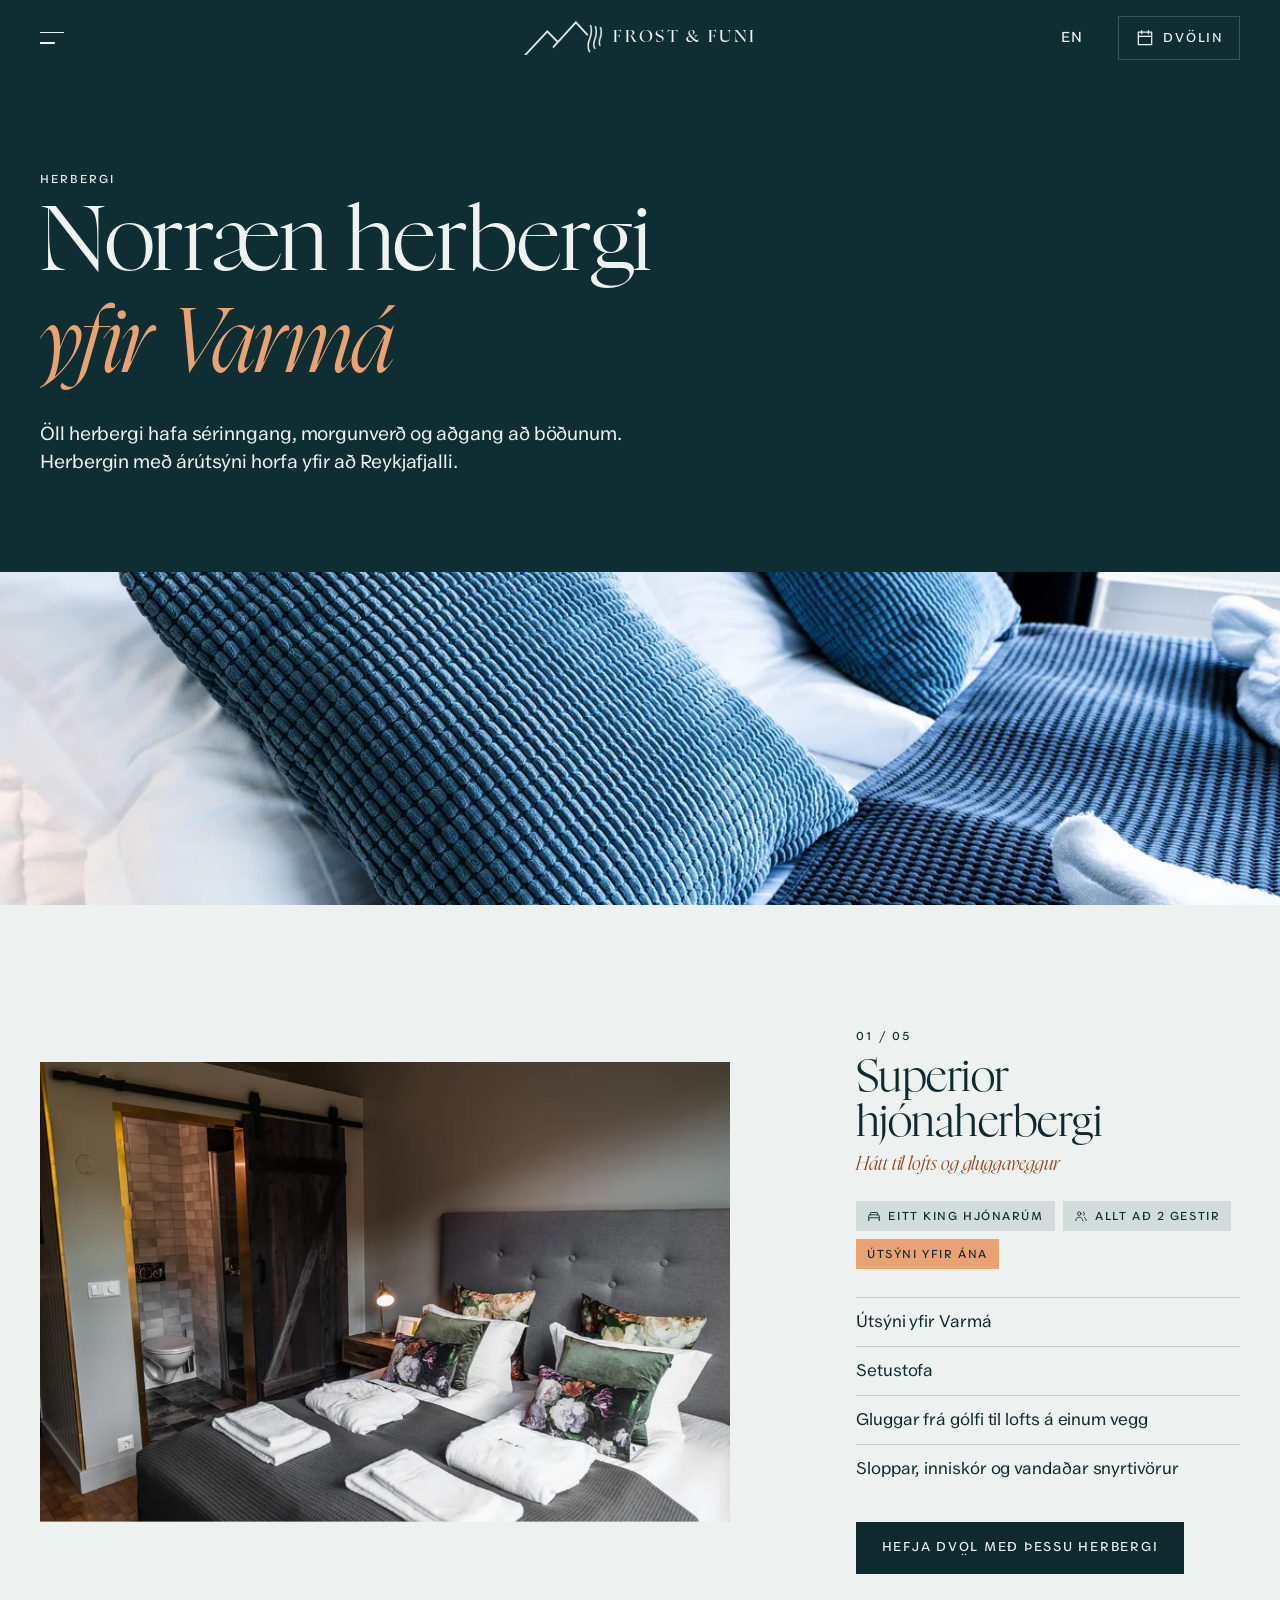
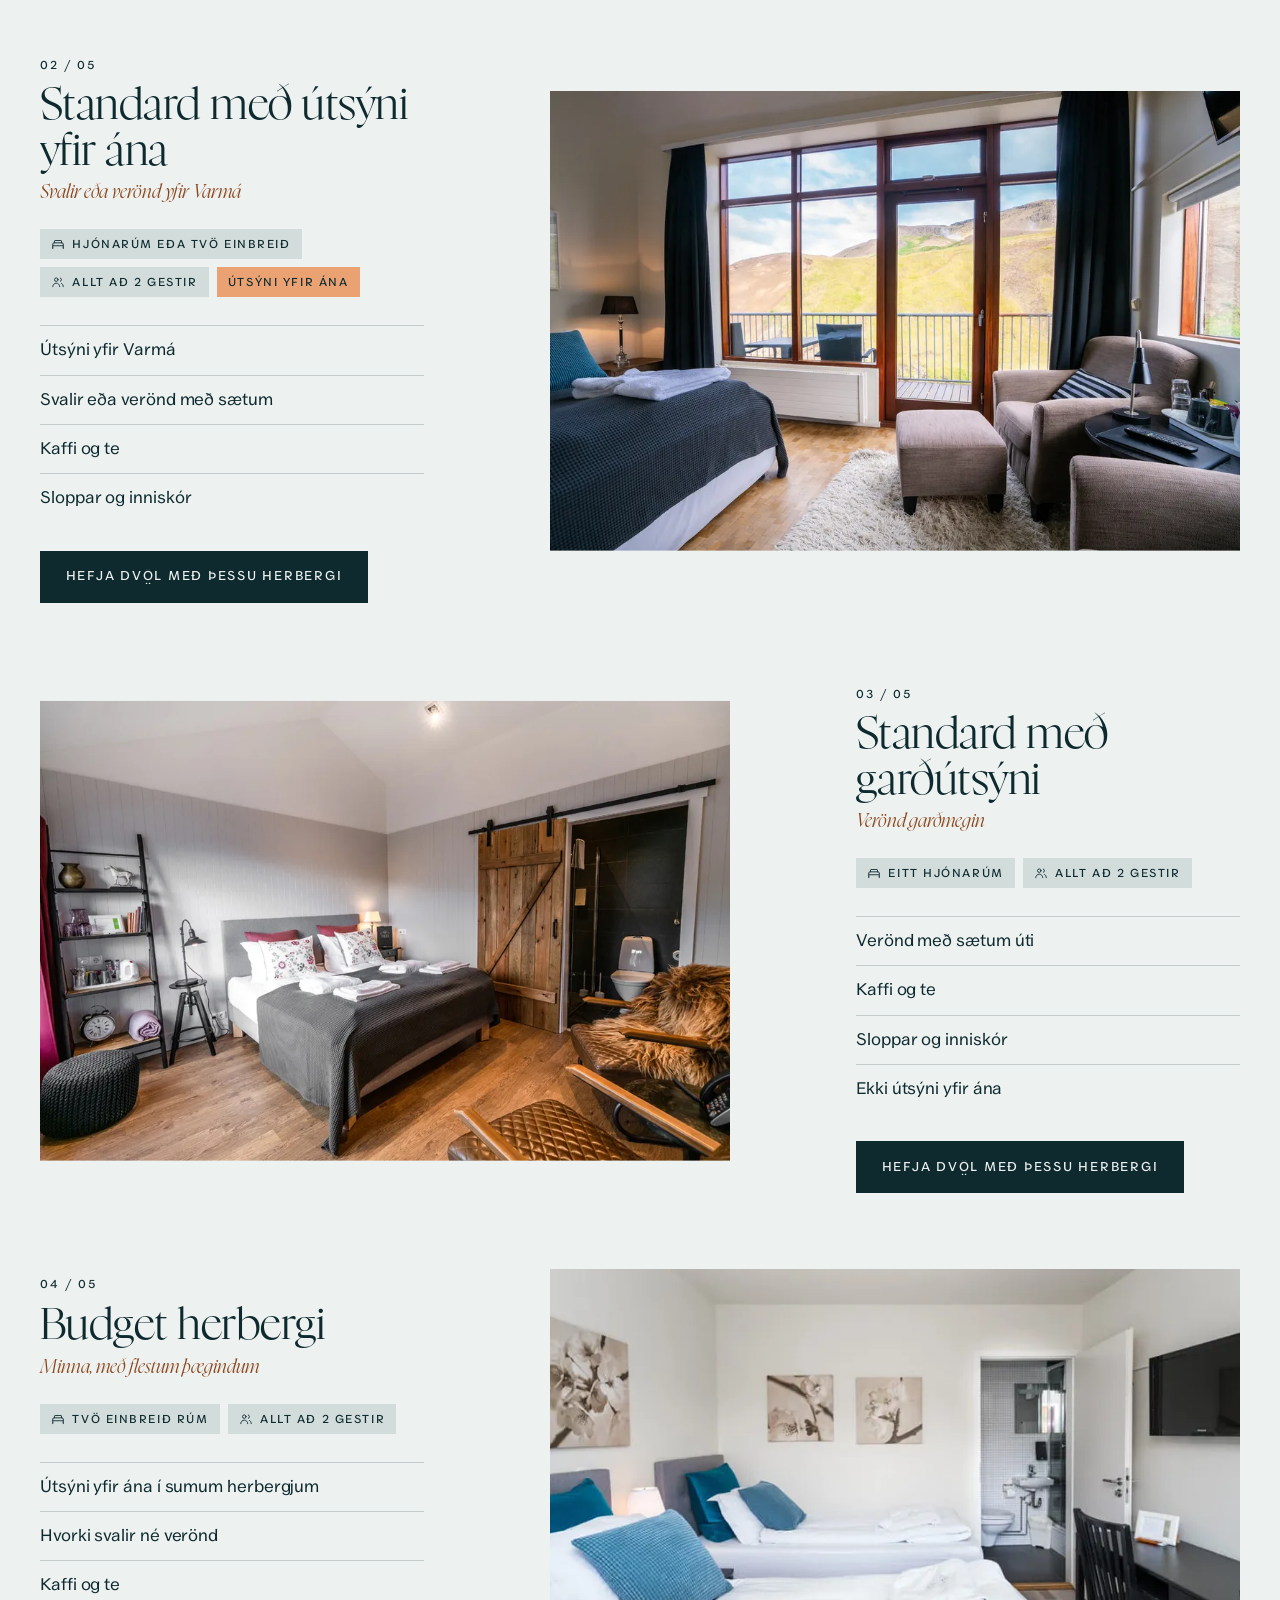
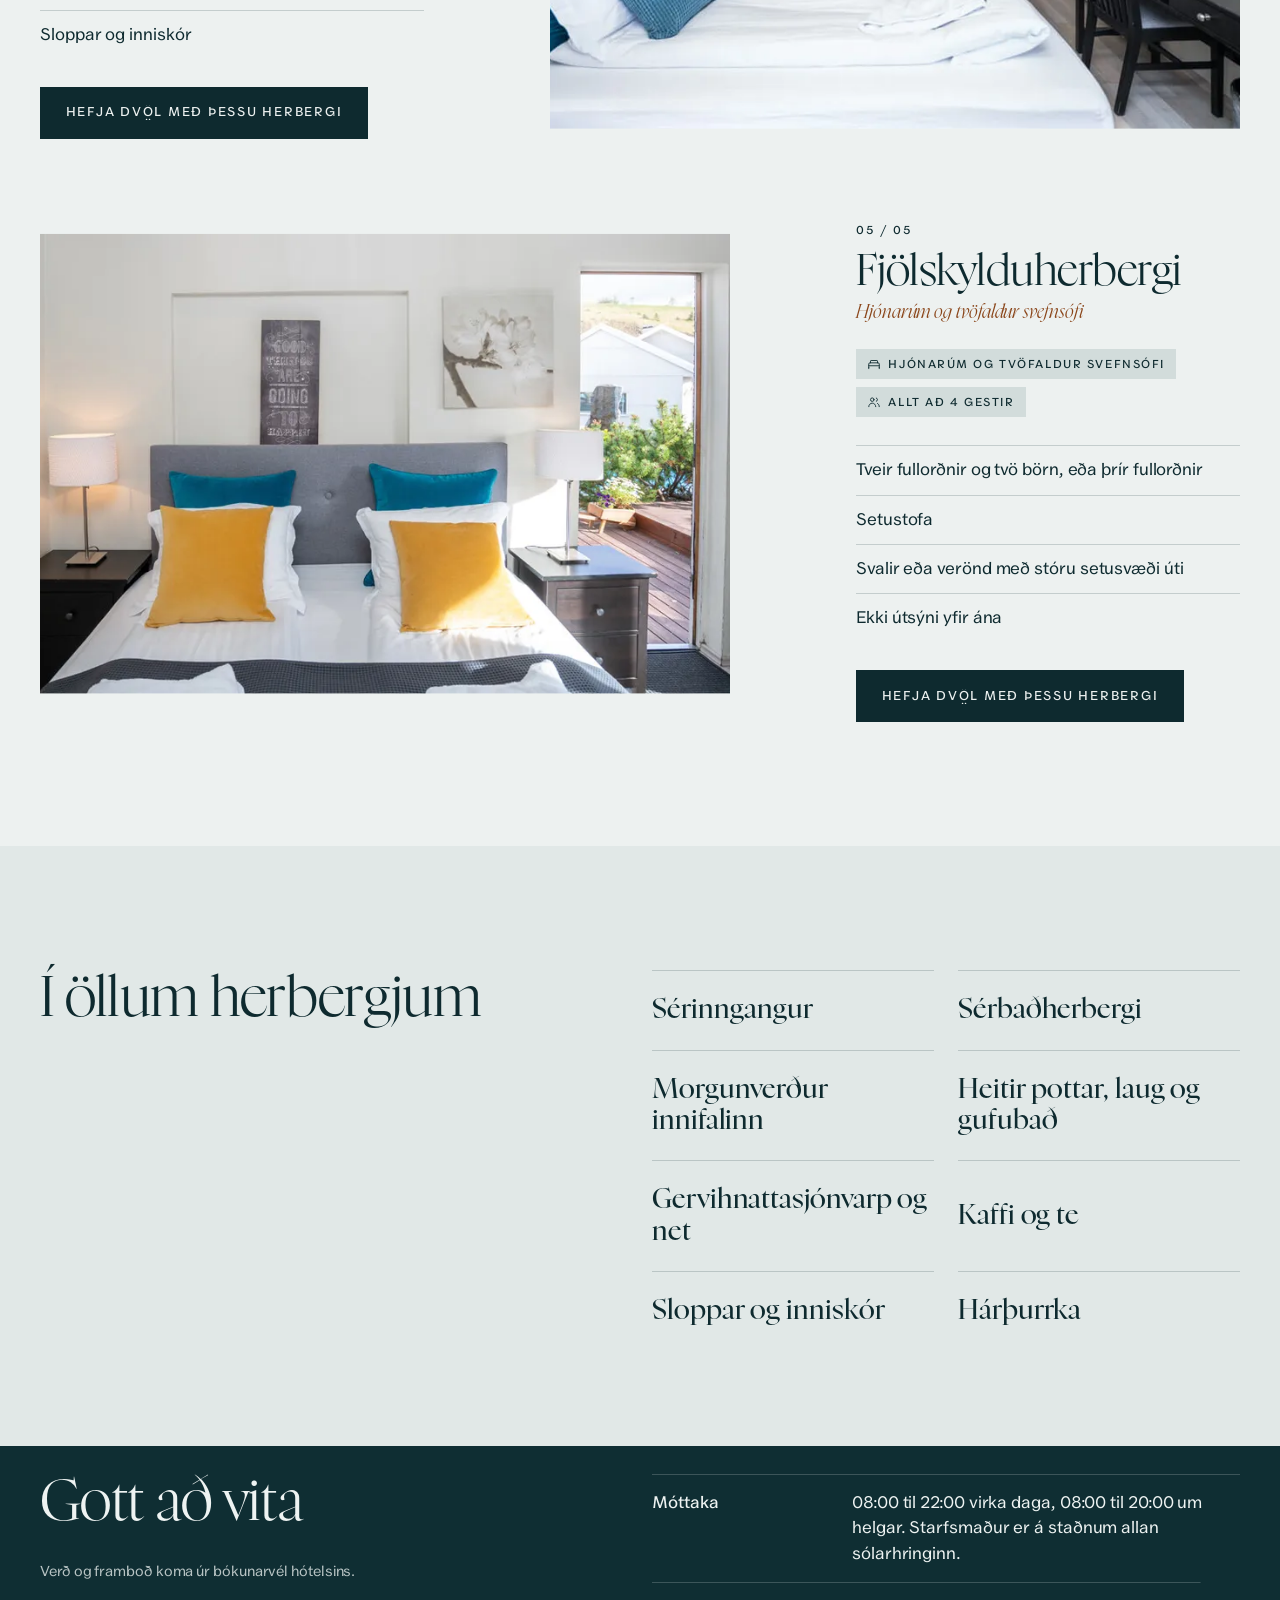
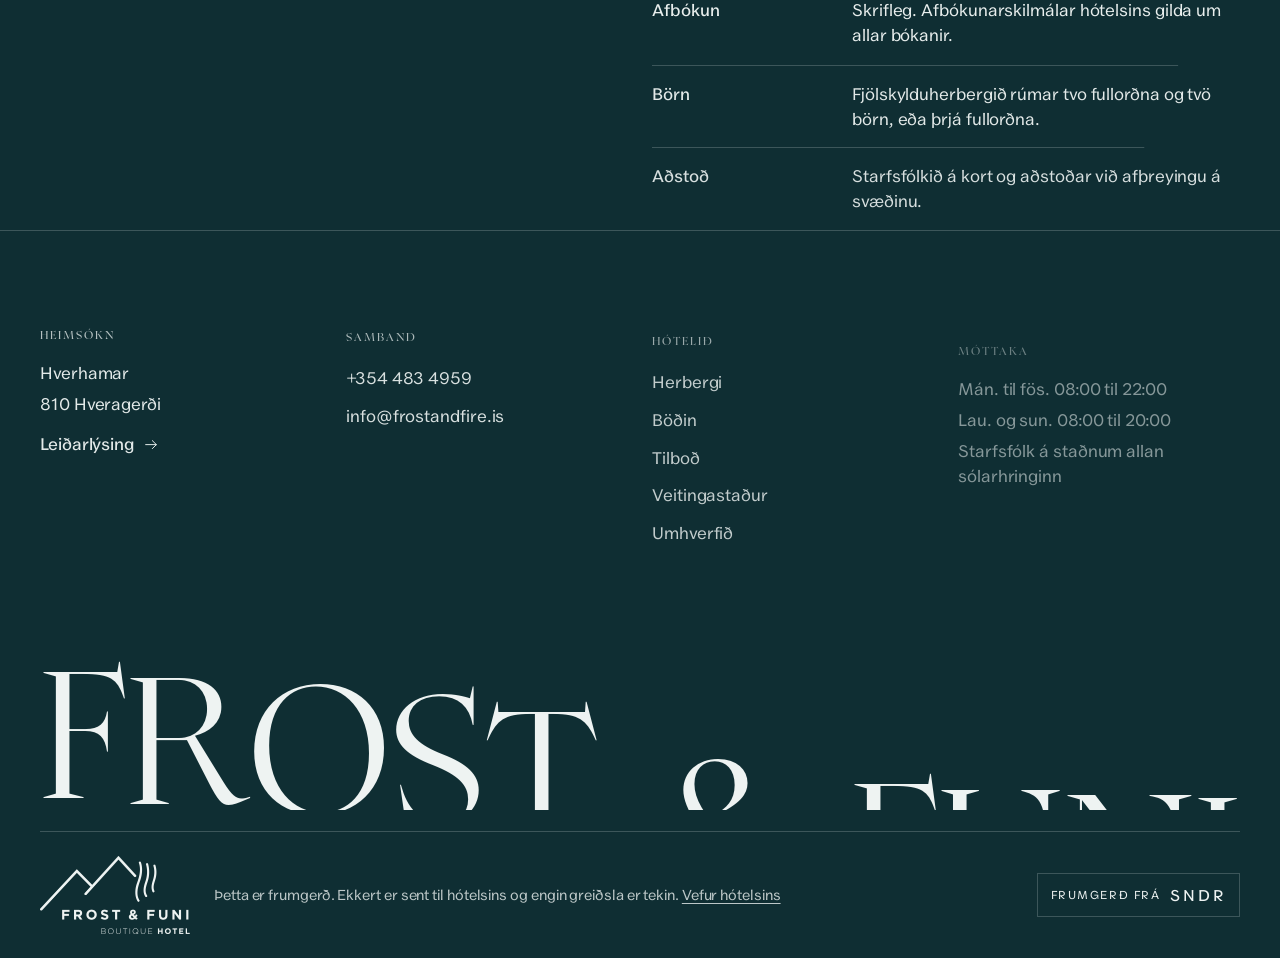
<file: is/herbergi/index.html>
<!doctype html><html lang="is"><head><meta charset="utf-8"><meta name="viewport" content="width=device-width, initial-scale=1, viewport-fit=cover"><meta name="robots" content="noindex, nofollow"><meta name="theme-color" content="#EDF1F0"><title>Herbergi | Frost &amp; Funi</title><meta name="description" content="Öll herbergi hafa sérinngang, morgunverð og aðgang að böðunum. Herbergin með árútsýni horfa yfir að Reykjafjalli."><script>/* focus-guard: a focus ring only for people using a keyboard.

   The bug it ends: a menu, drawer or dialog opens and its FIRST link (or the dialog's close button)
   is outlined, as if it were selected. Cause: opening code calls first.focus(), or <dialog>.showModal()
   focuses the first control by itself. When nothing was focused before, the browser decides the ring is
   wanted. Safari never focuses a button on click and a touch tap never does either, so on iPhone,
   iPad and Safari the very first tap paints the ring. Chrome with a mouse hides it, which is why it
   passes the desktop check and then reappears on Sindri's phone.

   How: remember the last input kind on <html data-input="pointer|key"> and let focus-guard.css drop the
   ring while the last input was a pointer. Keyboard users keep every ring. Load before everything else
   (inline in <head>, ~400 bytes), no dependencies. Doc: _tools/focus-guard/README.md */
(function () {
  var root = document.documentElement;
  function set(v) { if (root.getAttribute('data-input') !== v) root.setAttribute('data-input', v); }
  addEventListener('pointerdown', function () { set('pointer'); }, true);
  addEventListener('keydown', function (e) {
    if (e.key === 'Shift' || e.key === 'Control' || e.key === 'Alt' || e.key === 'Meta') return;
    set('key');
  }, true);
})();
</script><link rel="icon" type="image/png" href="../../favicon.png"><link rel="apple-touch-icon" href="../../apple-touch-icon.png"><link rel="alternate" hreflang="en" href="../../rooms/"><link rel="alternate" hreflang="is" href="../../is/herbergi/"><link rel="preload" href="../../assets/fonts/NyghtSerif-Light.woff2" as="font" type="font/woff2" crossorigin><link rel="preload" href="../../assets/fonts/ValleySans-Regular.woff2" as="font" type="font/woff2" crossorigin><link rel="preload" as="image" type="image/webp" imagesrcset="../../assets/img/pillows-480.webp 480w, ../../assets/img/pillows-960.webp 960w, ../../assets/img/pillows-1440.webp 1440w, ../../assets/img/pillows-2000.webp 2000w" imagesizes="100vw"><link rel="stylesheet" href="../../assets/css/base.css"><link rel="stylesheet" href="../../assets/css/site.css"><link rel="stylesheet" href="../../assets/css/stay.css"><script>window.FF={"lang":"is","locale":"is-IS","dates":{"wd":["sun.","mán.","þri.","mið.","fim.","fös.","lau."],"wdLong":["sunnudagur","mánudagur","þriðjudagur","miðvikudagur","fimmtudagur","föstudagur","laugardagur"],"mo":["jan.","feb.","mars","apr.","maí","júní","júlí","ágúst","sept.","okt.","nóv.","des."],"moLong":["janúar","febrúar","mars","apríl","maí","júní","júlí","ágúst","september","október","nóvember","desember"],"narrow":["M","Þ","M","F","F","L","S"],"dot":"."},"t":{"step1":"Dagsetningar","step2":"Kvöldin","step3":"Yfirlit","s1Title":"Hvenær kemur þú?","s2Title":"Dagarnir þínir á Frosti & Funa","s3Title":"Dvölin þín","pickArrival":"Veldu komudag","to":"til","nights":"Nætur","night":"nótt","guests":"Gestir","guestsShort":"gestir","guestOne":"gestur","room":"Herbergi","roomAny":"Herbergi valið í bókunarvélinni","roomRate":"Verð úr bókunarvélinni","roomRateShort":"Úr bókunarvélinni","engineNote":"Herbergjaverð og framboð koma úr bókunarvél hótelsins. Í þessari frumgerð er ekkert tekið frá.","fewer":"Færri","more":"Fleiri","prevMonth":"Fyrri mánuður","nextMonth":"Næsti mánuður","arrivalDay":"Koma","departureDay":"Brottför","day":"Dagur","addTo":"Bæta við","time":"Tími","sample":"dæmi","taken":"frátekið","forGuests":"Fyrir hve marga?","cancel":"Hætta við","add":"Bæta við","remove":"Fjarlægja","closedShort":"Lokað","includedShort":"Innifalið","inOffer":"Í tilboðinu","pendingNote":"{item} bætist við þegar þú hefur valið dagsetningar.","next1":"Skipuleggja kvöldin","next2":"Yfirlit","pay":"Áfram í bókun","back":"Til baka","itemOne":"atriði","itemMany":"atriði","noItems":"Morgunverður og böð innifalin","offerIncludes":"kvöldverður fyrir tvo, fordrykkur, morgunverður og böð","pickRoomPrice":"Veldu herbergi til að sjá verð","includedLine":"Morgunverður, heitir pottar, laug og gufubað","engineTotal":"Bókað í bókunarvél hótelsins","tablesTotal":"Borð í kvöldverð","handoffNote":"Frumgerð: á fullbúnum vef opnar Áfram bókunarvél hótelsins með þessum dagsetningum og þessu herbergi, og hvert borð fer á DineOut. Ekkert er sent héðan.","doneTitle":"Þetta er frumgerð","doneBody":"Ekkert var sent til hótelsins, ekkert vistað og engin greiðsla tekin. Á fullbúnum vef opnast bókunarvélin hér með dagsetningunum og herberginu, og borðin eru pöntuð á DineOut.","openEngine":"Opna bókunarvélina","openDine":"Varmá á DineOut","startOver":"Byrja aftur","close":"Loka","pickDate":"Veldu dag","free":"Greitt á staðnum","title":"Dvölin þín","soldOut":"Ekki í boði"},"maxGuests":4,"bookUrl":"https://book.frostogfuni.is/","dineUrl":"https://dineout.is/is/varma","rooms":[{"id":"superior","name":"Superior hjónaherbergi","max":2,"meta":"Útsýni yfir ána, king rúm"},{"id":"standard","name":"Standard með útsýni yfir ána","max":2,"meta":"Hjóna eða tveggja manna"},{"id":"garden","name":"Standard með garðútsýni","max":2,"meta":"Hjónarúm, verönd"},{"id":"budget","name":"Budget herbergi","max":2,"meta":"Tvö einbreið, minna"},{"id":"family","name":"Fjölskylduherbergi","max":4,"meta":"Allt að fjórir"}],"extras":[{"id":"dinner","icon":"dinner","name":"Kvöldverður á Varmá","short":"Kvöldverður","note":"Borðapöntun, greitt á staðnum","times":["17:30","18:00","18:30","19:00","19:30","20:00","20:30"],"perPerson":true,"options":[{"id":"table","label":"Kvöldverður á Varmá","price":0}]},{"id":"baths","icon":"spa","name":"Heitir pottar, laug og gufubað","short":"Böðin","times":[],"includedAll":true,"options":[{"id":"in","label":"","price":0}]},{"id":"breakfast","icon":"sun","name":"Morgunverður","short":"Morgunmatur","times":[],"includedAll":true,"morning":true,"options":[{"id":"in","label":"","price":0}]}],"packages":[{"id":"winter","name":"Vetrartilboð","nights":1,"maxGuests":2,"minGuests":2,"dinner":true,"range":{"from":"2026-10-01","to":"2027-04-30","except":["2026-12-24","2026-12-25","2026-12-26","2026-12-31","2027-01-01"]},"rooms":["budget","standard","superior"],"rules":[{"room":"budget","price":51990},{"room":"standard","price":60990},{"room":"superior","price":68990}]}]}</script><script defer src="../../assets/vendor/gsap.min.js"></script><script defer src="../../assets/vendor/ScrollTrigger.min.js"></script><script defer src="../../assets/vendor/CustomEase.min.js"></script><script type="module" src="../../assets/js/main.js"></script></head><body class="page-rooms"><a class="skip-link" href="#main">Fara í efni</a><header class="site-header has-page-hero">
 <button type="button" class="menu-toggle" aria-controls="menu-panel" aria-expanded="false" aria-haspopup="dialog" aria-label="Valmynd"><span class="burger" aria-hidden="true"><i></i><i></i></span></button>
 <a class="brand" href="../../is/" aria-label="Frost &amp; Funi, forsíða"><span class="brand-mark"><img class="mark-light" src="../../assets/logo/mark.png" width="83" height="36" alt=""><img class="mark-ink" src="../../assets/logo/mark-ink.png" width="83" height="36" alt=""></span><span class="brand-word" translate="no" aria-hidden="true"><i>F</i><i>r</i><i>o</i><i>s</i><i>t</i><i>&nbsp;</i><i>&amp;</i><i>&nbsp;</i><i>F</i><i>u</i><i>n</i><i>i</i></span></a>
 <div class="header-right"><a class="lang" href="../../rooms/" lang="en" hreflang="en" aria-label="English">EN</a><button type="button" class="btn-stay" data-stay-open aria-haspopup="dialog" aria-controls="stay-dialog"><svg class="icon" viewBox="0 0 24 24" width="20" height="20" fill="none" stroke="currentColor" stroke-width="1.5" stroke-linecap="round" stroke-linejoin="round" aria-hidden="true" ><rect x="4" y="5" width="16" height="15"/><path d="M4 10h16M8 3v4M16 3v4"/></svg><span>Dvölin</span><b data-stay-count hidden></b></button></div>
</header>
<dialog class="menu-panel" id="menu-panel" aria-label="Valmynd" tabindex="-1">
 <div class="menu-curtain menu-curtain--lead" aria-hidden="true"></div><div class="menu-curtain" aria-hidden="true"></div>
 <div class="menu-top"><button type="button" class="menu-close" aria-label="Loka"><span class="burger" aria-hidden="true"><i></i><i></i></span></button><a class="brand" href="../../is/" aria-label="Frost &amp; Funi, forsíða"><span class="brand-mark"><img class="mark-light" src="../../assets/logo/mark.png" width="83" height="36" alt=""><img class="mark-ink" src="../../assets/logo/mark-ink.png" width="83" height="36" alt=""></span><span class="brand-word" translate="no" aria-hidden="true"><i>F</i><i>r</i><i>o</i><i>s</i><i>t</i><i>&nbsp;</i><i>&amp;</i><i>&nbsp;</i><i>F</i><i>u</i><i>n</i><i>i</i></span></a><span></span></div>
 <div class="menu-body">
  <nav aria-label="Aðalvalmynd"><a href="../../is/herbergi/" data-menu="rooms" aria-current="page"><span class="menu-num" aria-hidden="true">01</span><span class="menu-mask"><span class="menu-word">Herbergi</span></span></a><a href="../../is/bodin/" data-menu="wellness" ><span class="menu-num" aria-hidden="true">02</span><span class="menu-mask"><span class="menu-word">Böðin</span></span></a><a href="../../is/tilbod/" data-menu="packages" ><span class="menu-num" aria-hidden="true">03</span><span class="menu-mask"><span class="menu-word">Tilboð</span></span></a><a href="../../is/veitingastadur/" data-menu="restaurant" ><span class="menu-num" aria-hidden="true">04</span><span class="menu-mask"><span class="menu-word">Veitingastaður</span></span></a><a href="../../is/umhverfi/" data-menu="location" ><span class="menu-num" aria-hidden="true">05</span><span class="menu-mask"><span class="menu-word">Umhverfið</span></span></a></nav>
  <div class="menu-photo" aria-hidden="true"><div class="menu-photo-frame"><div class="menu-shot" data-shot="home"><picture><source type="image/webp" srcset="../../assets/img/dusk-480.webp 480w, ../../assets/img/dusk-960.webp 960w" sizes="(max-width:1023px) 1px, 34vw"><img src="../../assets/img/dusk-960.jpg" srcset="../../assets/img/dusk-480.jpg 480w, ../../assets/img/dusk-960.jpg 960w" sizes="(max-width:1023px) 1px, 34vw" width="1000" height="667" alt="" loading="lazy"  decoding="async"></picture></div><div class="menu-shot is-on" data-shot="rooms"><picture><source type="image/webp" srcset="../../assets/img/superior-480.webp 480w, ../../assets/img/superior-960.webp 960w" sizes="(max-width:1023px) 1px, 34vw"><img src="../../assets/img/superior-960.jpg" srcset="../../assets/img/superior-480.jpg 480w, ../../assets/img/superior-960.jpg 960w" sizes="(max-width:1023px) 1px, 34vw" width="1000" height="667" alt="" loading="lazy"  decoding="async"></picture></div><div class="menu-shot" data-shot="wellness"><picture><source type="image/webp" srcset="../../assets/img/hottubs-480.webp 480w, ../../assets/img/hottubs-960.webp 960w" sizes="(max-width:1023px) 1px, 34vw"><img src="../../assets/img/hottubs-960.jpg" srcset="../../assets/img/hottubs-480.jpg 480w, ../../assets/img/hottubs-960.jpg 960w" sizes="(max-width:1023px) 1px, 34vw" width="1000" height="667" alt="" loading="lazy"  decoding="async"></picture></div><div class="menu-shot" data-shot="packages"><picture><source type="image/webp" srcset="../../assets/img/snow-480.webp 480w, ../../assets/img/snow-960.webp 960w" sizes="(max-width:1023px) 1px, 34vw"><img src="../../assets/img/snow-960.jpg" srcset="../../assets/img/snow-480.jpg 480w, ../../assets/img/snow-960.jpg 960w" sizes="(max-width:1023px) 1px, 34vw" width="1000" height="666" alt="" loading="lazy"  decoding="async"></picture></div><div class="menu-shot" data-shot="restaurant"><picture><source type="image/webp" srcset="../../assets/img/conservatory-480.webp 480w, ../../assets/img/conservatory-960.webp 960w" sizes="(max-width:1023px) 1px, 34vw"><img src="../../assets/img/conservatory-960.jpg" srcset="../../assets/img/conservatory-480.jpg 480w, ../../assets/img/conservatory-960.jpg 960w" sizes="(max-width:1023px) 1px, 34vw" width="1000" height="667" alt="" loading="lazy"  decoding="async"></picture></div><div class="menu-shot" data-shot="location"><picture><source type="image/webp" srcset="../../assets/img/steam-480.webp 480w, ../../assets/img/steam-960.webp 960w" sizes="(max-width:1023px) 1px, 34vw"><img src="../../assets/img/steam-960.jpg" srcset="../../assets/img/steam-480.jpg 480w, ../../assets/img/steam-960.jpg 960w" sizes="(max-width:1023px) 1px, 34vw" width="1000" height="667" alt="" loading="lazy"  decoding="async"></picture></div></div></div>
 </div>
 <div class="menu-foot"><p class="small">Hverhamar · 810 Hveragerði</p><a href="tel:+3544834959">+354 483 4959</a><a href="mailto:info@frostandfire.is">info@frostandfire.is</a><a class="lang" href="../../rooms/" lang="en" hreflang="en" aria-label="English">EN</a></div>
</dialog><main id="main"><section class="page-hero" aria-labelledby="page-title"><div class="wrap page-hero-copy"><p class="eyebrow">Herbergi</p><h1 id="page-title"><span class="line"><span>Norræn herbergi</span></span><span class="line"><em>yfir Varmá</em></span></h1><p class="lede">Öll herbergi hafa sérinngang, morgunverð og aðgang að böðunum. Herbergin með árútsýni horfa yfir að Reykjafjalli.</p></div><div class="pano" data-sweep><div data-drift="-4,4"><picture><source type="image/webp" srcset="../../assets/img/pillows-480.webp 480w, ../../assets/img/pillows-960.webp 960w, ../../assets/img/pillows-1440.webp 1440w, ../../assets/img/pillows-2000.webp 2000w" sizes="100vw"><img src="../../assets/img/pillows-960.jpg" srcset="../../assets/img/pillows-480.jpg 480w, ../../assets/img/pillows-960.jpg 960w, ../../assets/img/pillows-1440.jpg 1440w, ../../assets/img/pillows-2000.jpg 2000w" sizes="100vw" width="2000" height="500" alt="Bláir púðar og hvít rúmföt á rúmi á Frosti &amp; Funa" loading="eager" fetchpriority="high" decoding="async"></picture></div></div></section>
<section class="room-list"><div class="wrap"><article class="room-row" id="superior"><div class="room-row-media" data-sweep><div data-drift="-3,3"><div class="photo-frame "><picture><source type="image/webp" srcset="../../assets/img/superior-480.webp 480w, ../../assets/img/superior-960.webp 960w" sizes="(max-width:767px) 90vw, 55vw"><img src="../../assets/img/superior-960.jpg" srcset="../../assets/img/superior-480.jpg 480w, ../../assets/img/superior-960.jpg 960w" sizes="(max-width:767px) 90vw, 55vw" width="1000" height="667" alt="Superior hjónaherbergi" loading="lazy"  decoding="async"></picture></div></div></div>
 <div class="room-row-copy"><div class="reveal "><div data-rise><p class="eyebrow">01 / 05</p></div></div><h2 data-heading ><span class="line"><span>Superior hjónaherbergi</span></span></h2><div class="reveal "><div data-rise><p class="card-tag">Hátt til lofts og gluggaveggur</p></div></div>
  <div class="reveal "><div data-rise><ul class="chip-row"><li class="chip"><svg class="icon" viewBox="0 0 24 24" width="20" height="20" fill="none" stroke="currentColor" stroke-width="1.5" stroke-linecap="round" stroke-linejoin="round" aria-hidden="true" ><path d="M3 18v-6a2 2 0 0 1 2-2h14a2 2 0 0 1 2 2v6"/><path d="M3 15h18M3 18v2M21 18v2"/><path d="M6 10V7a1 1 0 0 1 1-1h10a1 1 0 0 1 1 1v3"/></svg>Eitt king hjónarúm</li><li class="chip"><svg class="icon" viewBox="0 0 24 24" width="20" height="20" fill="none" stroke="currentColor" stroke-width="1.5" stroke-linecap="round" stroke-linejoin="round" aria-hidden="true" ><circle cx="9" cy="8" r="3"/><path d="M3 20c0-3.3 2.7-6 6-6s6 2.7 6 6"/><path d="M16 5.2a3 3 0 0 1 0 5.6M18 14.5c1.8.9 3 2.9 3 5.5"/></svg>Allt að 2 gestir</li><li class="chip chip--accent">Útsýni yfir ána</li></ul></div></div>
  <ul class="rows rows--tight" data-rows><li class="row"><span class="row-rule" aria-hidden="true"></span><span class="row-text">Útsýni yfir Varmá</span></li><li class="row"><span class="row-rule" aria-hidden="true"></span><span class="row-text">Setustofa</span></li><li class="row"><span class="row-rule" aria-hidden="true"></span><span class="row-text">Gluggar frá gólfi til lofts á einum vegg</span></li><li class="row"><span class="row-rule" aria-hidden="true"></span><span class="row-text">Sloppar, inniskór og vandaðar snyrtivörur</span></li></ul>
  <div class="reveal "><div data-rise><div class="actions"><button type="button" class="btn-primary " data-stay-open aria-haspopup="dialog" aria-controls="stay-dialog" data-stay-room="superior" data-stay-step="1" aria-label="Hefja dvöl með þessu herbergi"><span class="btn-label" aria-hidden="true"><span class="btn-letter" style="--i:0" data-char="H">H</span><span class="btn-letter" style="--i:1" data-char="e">e</span><span class="btn-letter" style="--i:2" data-char="f">f</span><span class="btn-letter" style="--i:3" data-char="j">j</span><span class="btn-letter" style="--i:4" data-char="a">a</span><span class="btn-letter" style="--i:5" data-char=" "> </span><span class="btn-letter" style="--i:6" data-char="d">d</span><span class="btn-letter" style="--i:7" data-char="v">v</span><span class="btn-letter" style="--i:8" data-char="ö">ö</span><span class="btn-letter" style="--i:9" data-char="l">l</span><span class="btn-letter" style="--i:10" data-char=" "> </span><span class="btn-letter" style="--i:11" data-char="m">m</span><span class="btn-letter" style="--i:12" data-char="e">e</span><span class="btn-letter" style="--i:13" data-char="ð">ð</span><span class="btn-letter" style="--i:14" data-char=" "> </span><span class="btn-letter" style="--i:15" data-char="þ">þ</span><span class="btn-letter" style="--i:16" data-char="e">e</span><span class="btn-letter" style="--i:17" data-char="s">s</span><span class="btn-letter" style="--i:18" data-char="s">s</span><span class="btn-letter" style="--i:19" data-char="u">u</span><span class="btn-letter" style="--i:20" data-char=" "> </span><span class="btn-letter" style="--i:21" data-char="h">h</span><span class="btn-letter" style="--i:22" data-char="e">e</span><span class="btn-letter" style="--i:23" data-char="r">r</span><span class="btn-letter" style="--i:24" data-char="b">b</span><span class="btn-letter" style="--i:25" data-char="e">e</span><span class="btn-letter" style="--i:26" data-char="r">r</span><span class="btn-letter" style="--i:27" data-char="g">g</span><span class="btn-letter" style="--i:28" data-char="i">i</span></span></button></div></div></div></div></article><article class="room-row room-row--flip" id="standard"><div class="room-row-media" data-sweep><div data-drift="-3,3"><div class="photo-frame "><picture><source type="image/webp" srcset="../../assets/img/standard-480.webp 480w, ../../assets/img/standard-960.webp 960w, ../../assets/img/standard-1200.webp 1200w" sizes="(max-width:767px) 90vw, 55vw"><img src="../../assets/img/standard-960.jpg" srcset="../../assets/img/standard-480.jpg 480w, ../../assets/img/standard-960.jpg 960w, ../../assets/img/standard-1200.jpg 1200w" sizes="(max-width:767px) 90vw, 55vw" width="1200" height="800" alt="Standard með útsýni yfir ána" loading="lazy"  decoding="async"></picture></div></div></div>
 <div class="room-row-copy"><div class="reveal "><div data-rise><p class="eyebrow">02 / 05</p></div></div><h2 data-heading ><span class="line"><span>Standard með útsýni yfir ána</span></span></h2><div class="reveal "><div data-rise><p class="card-tag">Svalir eða verönd yfir Varmá</p></div></div>
  <div class="reveal "><div data-rise><ul class="chip-row"><li class="chip"><svg class="icon" viewBox="0 0 24 24" width="20" height="20" fill="none" stroke="currentColor" stroke-width="1.5" stroke-linecap="round" stroke-linejoin="round" aria-hidden="true" ><path d="M3 18v-6a2 2 0 0 1 2-2h14a2 2 0 0 1 2 2v6"/><path d="M3 15h18M3 18v2M21 18v2"/><path d="M6 10V7a1 1 0 0 1 1-1h10a1 1 0 0 1 1 1v3"/></svg>Hjónarúm eða tvö einbreið</li><li class="chip"><svg class="icon" viewBox="0 0 24 24" width="20" height="20" fill="none" stroke="currentColor" stroke-width="1.5" stroke-linecap="round" stroke-linejoin="round" aria-hidden="true" ><circle cx="9" cy="8" r="3"/><path d="M3 20c0-3.3 2.7-6 6-6s6 2.7 6 6"/><path d="M16 5.2a3 3 0 0 1 0 5.6M18 14.5c1.8.9 3 2.9 3 5.5"/></svg>Allt að 2 gestir</li><li class="chip chip--accent">Útsýni yfir ána</li></ul></div></div>
  <ul class="rows rows--tight" data-rows><li class="row"><span class="row-rule" aria-hidden="true"></span><span class="row-text">Útsýni yfir Varmá</span></li><li class="row"><span class="row-rule" aria-hidden="true"></span><span class="row-text">Svalir eða verönd með sætum</span></li><li class="row"><span class="row-rule" aria-hidden="true"></span><span class="row-text">Kaffi og te</span></li><li class="row"><span class="row-rule" aria-hidden="true"></span><span class="row-text">Sloppar og inniskór</span></li></ul>
  <div class="reveal "><div data-rise><div class="actions"><button type="button" class="btn-primary " data-stay-open aria-haspopup="dialog" aria-controls="stay-dialog" data-stay-room="standard" data-stay-step="1" aria-label="Hefja dvöl með þessu herbergi"><span class="btn-label" aria-hidden="true"><span class="btn-letter" style="--i:0" data-char="H">H</span><span class="btn-letter" style="--i:1" data-char="e">e</span><span class="btn-letter" style="--i:2" data-char="f">f</span><span class="btn-letter" style="--i:3" data-char="j">j</span><span class="btn-letter" style="--i:4" data-char="a">a</span><span class="btn-letter" style="--i:5" data-char=" "> </span><span class="btn-letter" style="--i:6" data-char="d">d</span><span class="btn-letter" style="--i:7" data-char="v">v</span><span class="btn-letter" style="--i:8" data-char="ö">ö</span><span class="btn-letter" style="--i:9" data-char="l">l</span><span class="btn-letter" style="--i:10" data-char=" "> </span><span class="btn-letter" style="--i:11" data-char="m">m</span><span class="btn-letter" style="--i:12" data-char="e">e</span><span class="btn-letter" style="--i:13" data-char="ð">ð</span><span class="btn-letter" style="--i:14" data-char=" "> </span><span class="btn-letter" style="--i:15" data-char="þ">þ</span><span class="btn-letter" style="--i:16" data-char="e">e</span><span class="btn-letter" style="--i:17" data-char="s">s</span><span class="btn-letter" style="--i:18" data-char="s">s</span><span class="btn-letter" style="--i:19" data-char="u">u</span><span class="btn-letter" style="--i:20" data-char=" "> </span><span class="btn-letter" style="--i:21" data-char="h">h</span><span class="btn-letter" style="--i:22" data-char="e">e</span><span class="btn-letter" style="--i:23" data-char="r">r</span><span class="btn-letter" style="--i:24" data-char="b">b</span><span class="btn-letter" style="--i:25" data-char="e">e</span><span class="btn-letter" style="--i:26" data-char="r">r</span><span class="btn-letter" style="--i:27" data-char="g">g</span><span class="btn-letter" style="--i:28" data-char="i">i</span></span></button></div></div></div></div></article><article class="room-row" id="garden"><div class="room-row-media" data-sweep><div data-drift="-3,3"><div class="photo-frame "><picture><source type="image/webp" srcset="../../assets/img/garden-480.webp 480w, ../../assets/img/garden-960.webp 960w" sizes="(max-width:767px) 90vw, 55vw"><img src="../../assets/img/garden-960.jpg" srcset="../../assets/img/garden-480.jpg 480w, ../../assets/img/garden-960.jpg 960w" sizes="(max-width:767px) 90vw, 55vw" width="1000" height="667" alt="Standard með garðútsýni" loading="lazy"  decoding="async"></picture></div></div></div>
 <div class="room-row-copy"><div class="reveal "><div data-rise><p class="eyebrow">03 / 05</p></div></div><h2 data-heading ><span class="line"><span>Standard með garðútsýni</span></span></h2><div class="reveal "><div data-rise><p class="card-tag">Verönd garðmegin</p></div></div>
  <div class="reveal "><div data-rise><ul class="chip-row"><li class="chip"><svg class="icon" viewBox="0 0 24 24" width="20" height="20" fill="none" stroke="currentColor" stroke-width="1.5" stroke-linecap="round" stroke-linejoin="round" aria-hidden="true" ><path d="M3 18v-6a2 2 0 0 1 2-2h14a2 2 0 0 1 2 2v6"/><path d="M3 15h18M3 18v2M21 18v2"/><path d="M6 10V7a1 1 0 0 1 1-1h10a1 1 0 0 1 1 1v3"/></svg>Eitt hjónarúm</li><li class="chip"><svg class="icon" viewBox="0 0 24 24" width="20" height="20" fill="none" stroke="currentColor" stroke-width="1.5" stroke-linecap="round" stroke-linejoin="round" aria-hidden="true" ><circle cx="9" cy="8" r="3"/><path d="M3 20c0-3.3 2.7-6 6-6s6 2.7 6 6"/><path d="M16 5.2a3 3 0 0 1 0 5.6M18 14.5c1.8.9 3 2.9 3 5.5"/></svg>Allt að 2 gestir</li></ul></div></div>
  <ul class="rows rows--tight" data-rows><li class="row"><span class="row-rule" aria-hidden="true"></span><span class="row-text">Verönd með sætum úti</span></li><li class="row"><span class="row-rule" aria-hidden="true"></span><span class="row-text">Kaffi og te</span></li><li class="row"><span class="row-rule" aria-hidden="true"></span><span class="row-text">Sloppar og inniskór</span></li><li class="row"><span class="row-rule" aria-hidden="true"></span><span class="row-text">Ekki útsýni yfir ána</span></li></ul>
  <div class="reveal "><div data-rise><div class="actions"><button type="button" class="btn-primary " data-stay-open aria-haspopup="dialog" aria-controls="stay-dialog" data-stay-room="garden" data-stay-step="1" aria-label="Hefja dvöl með þessu herbergi"><span class="btn-label" aria-hidden="true"><span class="btn-letter" style="--i:0" data-char="H">H</span><span class="btn-letter" style="--i:1" data-char="e">e</span><span class="btn-letter" style="--i:2" data-char="f">f</span><span class="btn-letter" style="--i:3" data-char="j">j</span><span class="btn-letter" style="--i:4" data-char="a">a</span><span class="btn-letter" style="--i:5" data-char=" "> </span><span class="btn-letter" style="--i:6" data-char="d">d</span><span class="btn-letter" style="--i:7" data-char="v">v</span><span class="btn-letter" style="--i:8" data-char="ö">ö</span><span class="btn-letter" style="--i:9" data-char="l">l</span><span class="btn-letter" style="--i:10" data-char=" "> </span><span class="btn-letter" style="--i:11" data-char="m">m</span><span class="btn-letter" style="--i:12" data-char="e">e</span><span class="btn-letter" style="--i:13" data-char="ð">ð</span><span class="btn-letter" style="--i:14" data-char=" "> </span><span class="btn-letter" style="--i:15" data-char="þ">þ</span><span class="btn-letter" style="--i:16" data-char="e">e</span><span class="btn-letter" style="--i:17" data-char="s">s</span><span class="btn-letter" style="--i:18" data-char="s">s</span><span class="btn-letter" style="--i:19" data-char="u">u</span><span class="btn-letter" style="--i:20" data-char=" "> </span><span class="btn-letter" style="--i:21" data-char="h">h</span><span class="btn-letter" style="--i:22" data-char="e">e</span><span class="btn-letter" style="--i:23" data-char="r">r</span><span class="btn-letter" style="--i:24" data-char="b">b</span><span class="btn-letter" style="--i:25" data-char="e">e</span><span class="btn-letter" style="--i:26" data-char="r">r</span><span class="btn-letter" style="--i:27" data-char="g">g</span><span class="btn-letter" style="--i:28" data-char="i">i</span></span></button></div></div></div></div></article><article class="room-row room-row--flip" id="budget"><div class="room-row-media" data-sweep><div data-drift="-3,3"><div class="photo-frame "><picture><source type="image/webp" srcset="../../assets/img/budget-480.webp 480w, ../../assets/img/budget-960.webp 960w" sizes="(max-width:767px) 90vw, 55vw"><img src="../../assets/img/budget-960.jpg" srcset="../../assets/img/budget-480.jpg 480w, ../../assets/img/budget-960.jpg 960w" sizes="(max-width:767px) 90vw, 55vw" width="1000" height="550" alt="Budget herbergi" loading="lazy"  decoding="async"></picture></div></div></div>
 <div class="room-row-copy"><div class="reveal "><div data-rise><p class="eyebrow">04 / 05</p></div></div><h2 data-heading ><span class="line"><span>Budget herbergi</span></span></h2><div class="reveal "><div data-rise><p class="card-tag">Minna, með flestum þægindum</p></div></div>
  <div class="reveal "><div data-rise><ul class="chip-row"><li class="chip"><svg class="icon" viewBox="0 0 24 24" width="20" height="20" fill="none" stroke="currentColor" stroke-width="1.5" stroke-linecap="round" stroke-linejoin="round" aria-hidden="true" ><path d="M3 18v-6a2 2 0 0 1 2-2h14a2 2 0 0 1 2 2v6"/><path d="M3 15h18M3 18v2M21 18v2"/><path d="M6 10V7a1 1 0 0 1 1-1h10a1 1 0 0 1 1 1v3"/></svg>Tvö einbreið rúm</li><li class="chip"><svg class="icon" viewBox="0 0 24 24" width="20" height="20" fill="none" stroke="currentColor" stroke-width="1.5" stroke-linecap="round" stroke-linejoin="round" aria-hidden="true" ><circle cx="9" cy="8" r="3"/><path d="M3 20c0-3.3 2.7-6 6-6s6 2.7 6 6"/><path d="M16 5.2a3 3 0 0 1 0 5.6M18 14.5c1.8.9 3 2.9 3 5.5"/></svg>Allt að 2 gestir</li></ul></div></div>
  <ul class="rows rows--tight" data-rows><li class="row"><span class="row-rule" aria-hidden="true"></span><span class="row-text">Útsýni yfir ána í sumum herbergjum</span></li><li class="row"><span class="row-rule" aria-hidden="true"></span><span class="row-text">Hvorki svalir né verönd</span></li><li class="row"><span class="row-rule" aria-hidden="true"></span><span class="row-text">Kaffi og te</span></li><li class="row"><span class="row-rule" aria-hidden="true"></span><span class="row-text">Sloppar og inniskór</span></li></ul>
  <div class="reveal "><div data-rise><div class="actions"><button type="button" class="btn-primary " data-stay-open aria-haspopup="dialog" aria-controls="stay-dialog" data-stay-room="budget" data-stay-step="1" aria-label="Hefja dvöl með þessu herbergi"><span class="btn-label" aria-hidden="true"><span class="btn-letter" style="--i:0" data-char="H">H</span><span class="btn-letter" style="--i:1" data-char="e">e</span><span class="btn-letter" style="--i:2" data-char="f">f</span><span class="btn-letter" style="--i:3" data-char="j">j</span><span class="btn-letter" style="--i:4" data-char="a">a</span><span class="btn-letter" style="--i:5" data-char=" "> </span><span class="btn-letter" style="--i:6" data-char="d">d</span><span class="btn-letter" style="--i:7" data-char="v">v</span><span class="btn-letter" style="--i:8" data-char="ö">ö</span><span class="btn-letter" style="--i:9" data-char="l">l</span><span class="btn-letter" style="--i:10" data-char=" "> </span><span class="btn-letter" style="--i:11" data-char="m">m</span><span class="btn-letter" style="--i:12" data-char="e">e</span><span class="btn-letter" style="--i:13" data-char="ð">ð</span><span class="btn-letter" style="--i:14" data-char=" "> </span><span class="btn-letter" style="--i:15" data-char="þ">þ</span><span class="btn-letter" style="--i:16" data-char="e">e</span><span class="btn-letter" style="--i:17" data-char="s">s</span><span class="btn-letter" style="--i:18" data-char="s">s</span><span class="btn-letter" style="--i:19" data-char="u">u</span><span class="btn-letter" style="--i:20" data-char=" "> </span><span class="btn-letter" style="--i:21" data-char="h">h</span><span class="btn-letter" style="--i:22" data-char="e">e</span><span class="btn-letter" style="--i:23" data-char="r">r</span><span class="btn-letter" style="--i:24" data-char="b">b</span><span class="btn-letter" style="--i:25" data-char="e">e</span><span class="btn-letter" style="--i:26" data-char="r">r</span><span class="btn-letter" style="--i:27" data-char="g">g</span><span class="btn-letter" style="--i:28" data-char="i">i</span></span></button></div></div></div></div></article><article class="room-row" id="family"><div class="room-row-media" data-sweep><div data-drift="-3,3"><div class="photo-frame "><picture><source type="image/webp" srcset="../../assets/img/family-480.webp 480w, ../../assets/img/family-960.webp 960w" sizes="(max-width:767px) 90vw, 55vw"><img src="../../assets/img/family-960.jpg" srcset="../../assets/img/family-480.jpg 480w, ../../assets/img/family-960.jpg 960w" sizes="(max-width:767px) 90vw, 55vw" width="1000" height="550" alt="Fjölskylduherbergi" loading="lazy"  decoding="async"></picture></div></div></div>
 <div class="room-row-copy"><div class="reveal "><div data-rise><p class="eyebrow">05 / 05</p></div></div><h2 data-heading ><span class="line"><span>Fjölskylduherbergi</span></span></h2><div class="reveal "><div data-rise><p class="card-tag">Hjónarúm og tvöfaldur svefnsófi</p></div></div>
  <div class="reveal "><div data-rise><ul class="chip-row"><li class="chip"><svg class="icon" viewBox="0 0 24 24" width="20" height="20" fill="none" stroke="currentColor" stroke-width="1.5" stroke-linecap="round" stroke-linejoin="round" aria-hidden="true" ><path d="M3 18v-6a2 2 0 0 1 2-2h14a2 2 0 0 1 2 2v6"/><path d="M3 15h18M3 18v2M21 18v2"/><path d="M6 10V7a1 1 0 0 1 1-1h10a1 1 0 0 1 1 1v3"/></svg>Hjónarúm og tvöfaldur svefnsófi</li><li class="chip"><svg class="icon" viewBox="0 0 24 24" width="20" height="20" fill="none" stroke="currentColor" stroke-width="1.5" stroke-linecap="round" stroke-linejoin="round" aria-hidden="true" ><circle cx="9" cy="8" r="3"/><path d="M3 20c0-3.3 2.7-6 6-6s6 2.7 6 6"/><path d="M16 5.2a3 3 0 0 1 0 5.6M18 14.5c1.8.9 3 2.9 3 5.5"/></svg>Allt að 4 gestir</li></ul></div></div>
  <ul class="rows rows--tight" data-rows><li class="row"><span class="row-rule" aria-hidden="true"></span><span class="row-text">Tveir fullorðnir og tvö börn, eða þrír fullorðnir</span></li><li class="row"><span class="row-rule" aria-hidden="true"></span><span class="row-text">Setustofa</span></li><li class="row"><span class="row-rule" aria-hidden="true"></span><span class="row-text">Svalir eða verönd með stóru setusvæði úti</span></li><li class="row"><span class="row-rule" aria-hidden="true"></span><span class="row-text">Ekki útsýni yfir ána</span></li></ul>
  <div class="reveal "><div data-rise><div class="actions"><button type="button" class="btn-primary " data-stay-open aria-haspopup="dialog" aria-controls="stay-dialog" data-stay-room="family" data-stay-step="1" aria-label="Hefja dvöl með þessu herbergi"><span class="btn-label" aria-hidden="true"><span class="btn-letter" style="--i:0" data-char="H">H</span><span class="btn-letter" style="--i:1" data-char="e">e</span><span class="btn-letter" style="--i:2" data-char="f">f</span><span class="btn-letter" style="--i:3" data-char="j">j</span><span class="btn-letter" style="--i:4" data-char="a">a</span><span class="btn-letter" style="--i:5" data-char=" "> </span><span class="btn-letter" style="--i:6" data-char="d">d</span><span class="btn-letter" style="--i:7" data-char="v">v</span><span class="btn-letter" style="--i:8" data-char="ö">ö</span><span class="btn-letter" style="--i:9" data-char="l">l</span><span class="btn-letter" style="--i:10" data-char=" "> </span><span class="btn-letter" style="--i:11" data-char="m">m</span><span class="btn-letter" style="--i:12" data-char="e">e</span><span class="btn-letter" style="--i:13" data-char="ð">ð</span><span class="btn-letter" style="--i:14" data-char=" "> </span><span class="btn-letter" style="--i:15" data-char="þ">þ</span><span class="btn-letter" style="--i:16" data-char="e">e</span><span class="btn-letter" style="--i:17" data-char="s">s</span><span class="btn-letter" style="--i:18" data-char="s">s</span><span class="btn-letter" style="--i:19" data-char="u">u</span><span class="btn-letter" style="--i:20" data-char=" "> </span><span class="btn-letter" style="--i:21" data-char="h">h</span><span class="btn-letter" style="--i:22" data-char="e">e</span><span class="btn-letter" style="--i:23" data-char="r">r</span><span class="btn-letter" style="--i:24" data-char="b">b</span><span class="btn-letter" style="--i:25" data-char="e">e</span><span class="btn-letter" style="--i:26" data-char="r">r</span><span class="btn-letter" style="--i:27" data-char="g">g</span><span class="btn-letter" style="--i:28" data-char="i">i</span></span></button></div></div></div></div></article></div></section>
<section class="included tint"><div class="wrap included-grid"><div class="section-head"><h2 data-heading ><span class="line"><span>Í öllum herbergjum</span></span></h2></div><ul class="rows rows--big rows--two" data-rows><li class="row"><span class="row-rule" aria-hidden="true"></span><span class="row-title">Sérinngangur</span></li><li class="row"><span class="row-rule" aria-hidden="true"></span><span class="row-title">Sérbaðherbergi</span></li><li class="row"><span class="row-rule" aria-hidden="true"></span><span class="row-title">Morgunverður innifalinn</span></li><li class="row"><span class="row-rule" aria-hidden="true"></span><span class="row-title">Heitir pottar, laug og gufubað</span></li><li class="row"><span class="row-rule" aria-hidden="true"></span><span class="row-title">Gervihnattasjónvarp og net</span></li><li class="row"><span class="row-rule" aria-hidden="true"></span><span class="row-title">Kaffi og te</span></li><li class="row"><span class="row-rule" aria-hidden="true"></span><span class="row-title">Sloppar og inniskór</span></li><li class="row"><span class="row-rule" aria-hidden="true"></span><span class="row-title">Hárþurrka</span></li></ul></div></section>
<section class="on-steam policy"><div class="wrap included-grid"><div class="section-head"><h2 data-heading ><span class="line"><span>Gott að vita</span></span></h2><div class="reveal "><div data-rise><p class="small muted">Verð og framboð koma úr bókunarvél hótelsins.</p></div></div></div><ul class="rows " data-rows><li class="row"><span class="row-rule" aria-hidden="true"></span><span class="row-name">Móttaka</span><span class="row-text">08:00 til 22:00 virka daga, 08:00 til 20:00 um helgar. Starfsmaður er á staðnum allan sólarhringinn.</span></li><li class="row"><span class="row-rule" aria-hidden="true"></span><span class="row-name">Afbókun</span><span class="row-text">Skrifleg. Afbókunarskilmálar hótelsins gilda um allar bókanir.</span></li><li class="row"><span class="row-rule" aria-hidden="true"></span><span class="row-name">Börn</span><span class="row-text">Fjölskylduherbergið rúmar tvo fullorðna og tvö börn, eða þrjá fullorðna.</span></li><li class="row"><span class="row-rule" aria-hidden="true"></span><span class="row-name">Aðstoð</span><span class="row-text">Starfsfólkið á kort og aðstoðar við afþreyingu á svæðinu.</span></li></ul></div></section></main><footer class="site-footer"><div class="wrap">
 <div class="footer-columns" data-cards>
  <div class="footer-column"><h2 class="eyebrow">Heimsókn</h2><p>Hverhamar</p><p>810 Hveragerði</p><a class="btn-text" href="https://www.google.com/maps/search/?api=1&amp;query=Frost+and+Fire+Hotel+Hveragerdi" target="_blank" rel="noopener">Leiðarlýsing<svg class="icon" viewBox="0 0 24 24" width="20" height="20" fill="none" stroke="currentColor" stroke-width="1.5" stroke-linecap="round" stroke-linejoin="round" aria-hidden="true" ><path d="M4 12h16M14 6l6 6-6 6"/></svg></a></div>
  <div class="footer-column"><h2 class="eyebrow">Samband</h2><a href="tel:+3544834959">+354 483 4959</a><a href="mailto:info@frostandfire.is">info@frostandfire.is</a></div>
  <nav class="footer-column" aria-label="Hótelið"><h2 class="eyebrow">Hótelið</h2><a href="../../is/herbergi/">Herbergi</a><a href="../../is/bodin/">Böðin</a><a href="../../is/tilbod/">Tilboð</a><a href="../../is/veitingastadur/">Veitingastaður</a><a href="../../is/umhverfi/">Umhverfið</a></nav>
  <div class="footer-column"><h2 class="eyebrow">Móttaka</h2><p>Mán. til fös. 08:00 til 22:00</p><p>Lau. og sun. 08:00 til 20:00</p><p>Starfsfólk á staðnum allan sólarhringinn</p></div>
 </div>
 <div class="footer-wordmark" role="img" aria-label="Frost &amp; Funi"><span class="fit-line fit-wide" aria-hidden="true"><span>F</span><span>R</span><span>O</span><span>S</span><span>T</span><span class="sp">&nbsp;</span><span>&</span><span class="sp">&nbsp;</span><span>F</span><span>U</span><span>N</span><span>I</span></span><span class="fit-line fit-narrow" aria-hidden="true"><span>F</span><span>R</span><span>O</span><span>S</span><span>T</span></span><span class="fit-line fit-narrow" aria-hidden="true"><span>&</span><span class="sp">&nbsp;</span><span>F</span><span>U</span><span>N</span><span>I</span></span></div>
 <div class="footer-legal small"><img class="footer-logo" src="../../assets/logo/full-is.png" width="600" height="311" alt="Frost &amp; Funi Boutique Hotel" loading="lazy"><p class="proto-note">Þetta er frumgerð. Ekkert er sent til hótelsins og engin greiðsla er tekin. <a class="plain-link" href="https://frostandfire.is" target="_blank" rel="noopener">Vefur hótelsins</a></p><a class="sndr-badge" href="https://sndrstudio.is" target="_blank" rel="noopener" aria-label="Frumgerð frá SNDR Studio"><span>Frumgerð frá</span><b>SNDR</b></a></div>
</div></footer><dialog class="stay-dialog" id="stay-dialog" aria-labelledby="stay-title" tabindex="-1">
 <div class="sheet-backdrop" aria-hidden="true"></div>
 <div class="stay-sheet on-steam" tabindex="-1" data-lenis-prevent>
  <div class="stay-top"><p class="eyebrow">Dvölin þín</p><ol class="stay-steps"></ol><button type="button" class="stay-close icon-btn" aria-label="Loka"><svg class="icon" viewBox="0 0 24 24" width="20" height="20" fill="none" stroke="currentColor" stroke-width="1.5" stroke-linecap="round" stroke-linejoin="round" aria-hidden="true" ><path d="M6 6l12 12M18 6L6 18"/></svg></button></div>
  <div class="stay-body"></div>
  <div class="stay-foot"></div>
 </div>
</dialog></body></html>
</file>
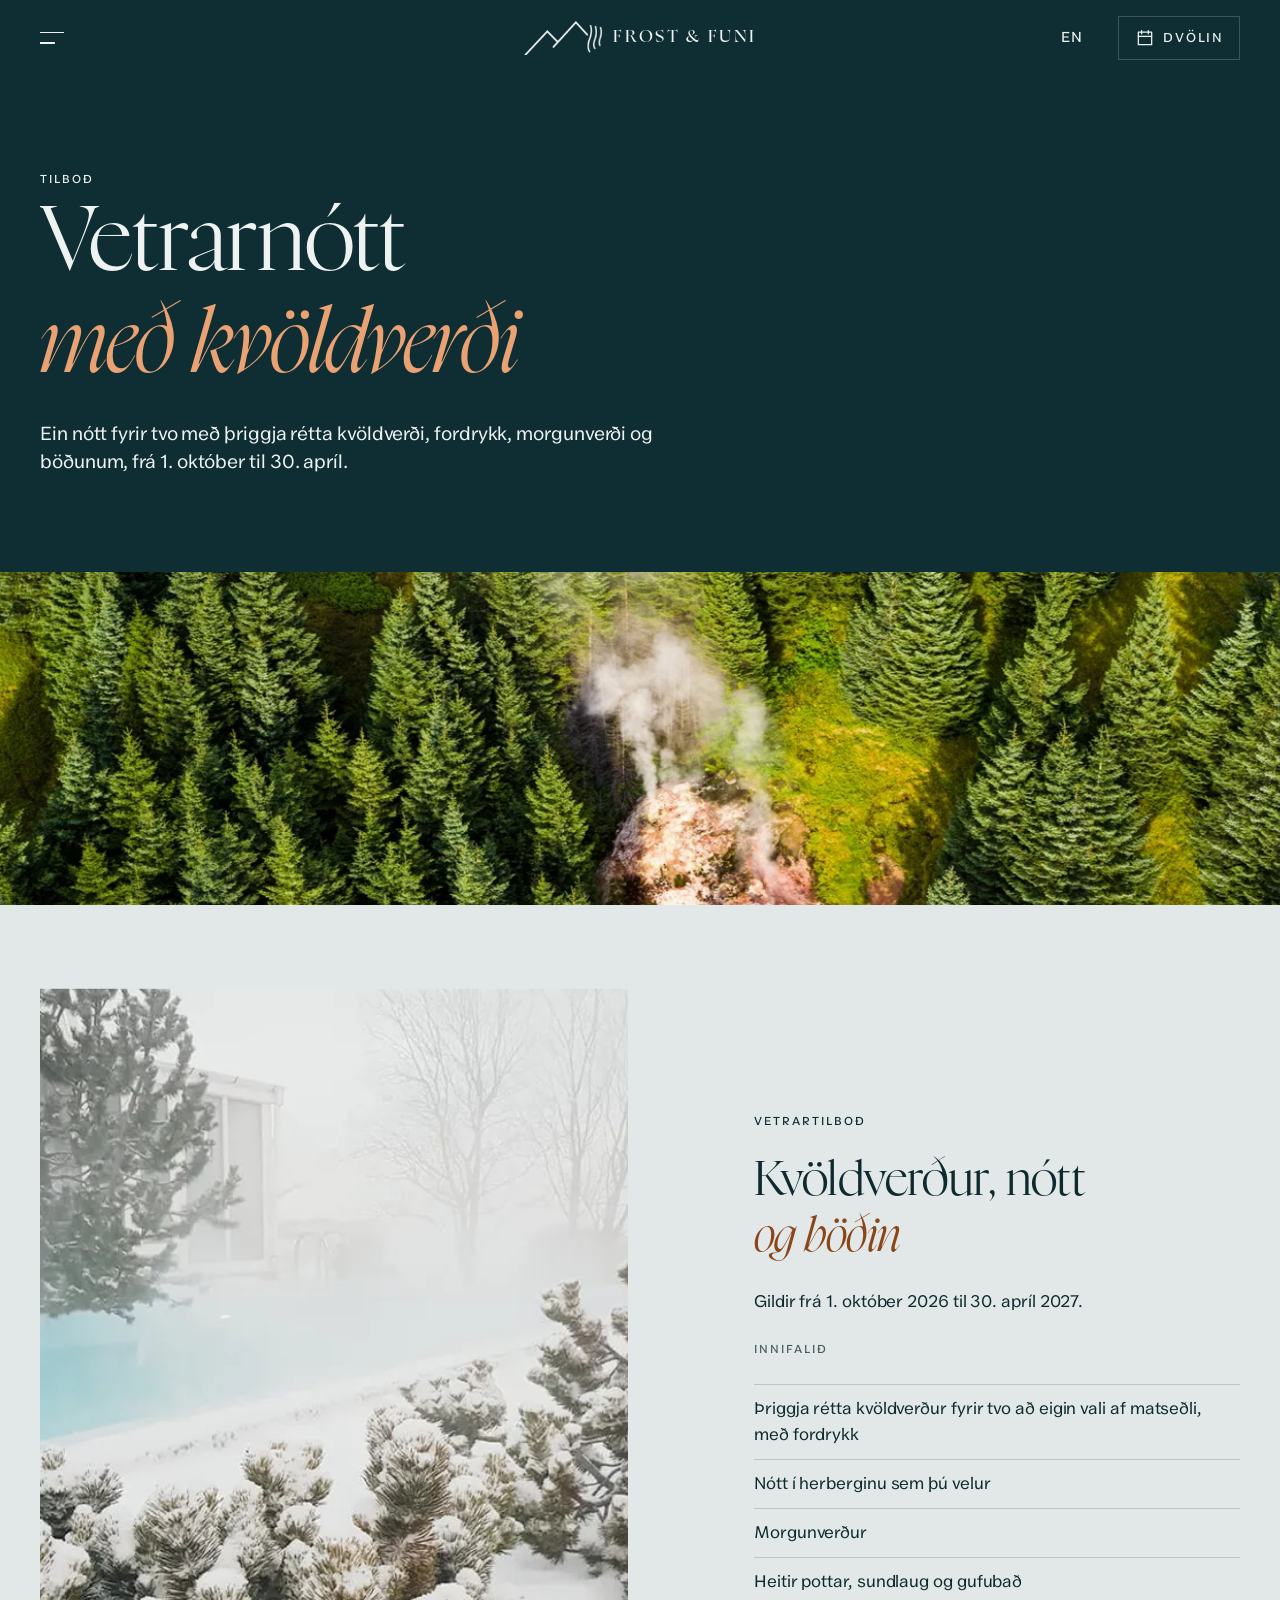
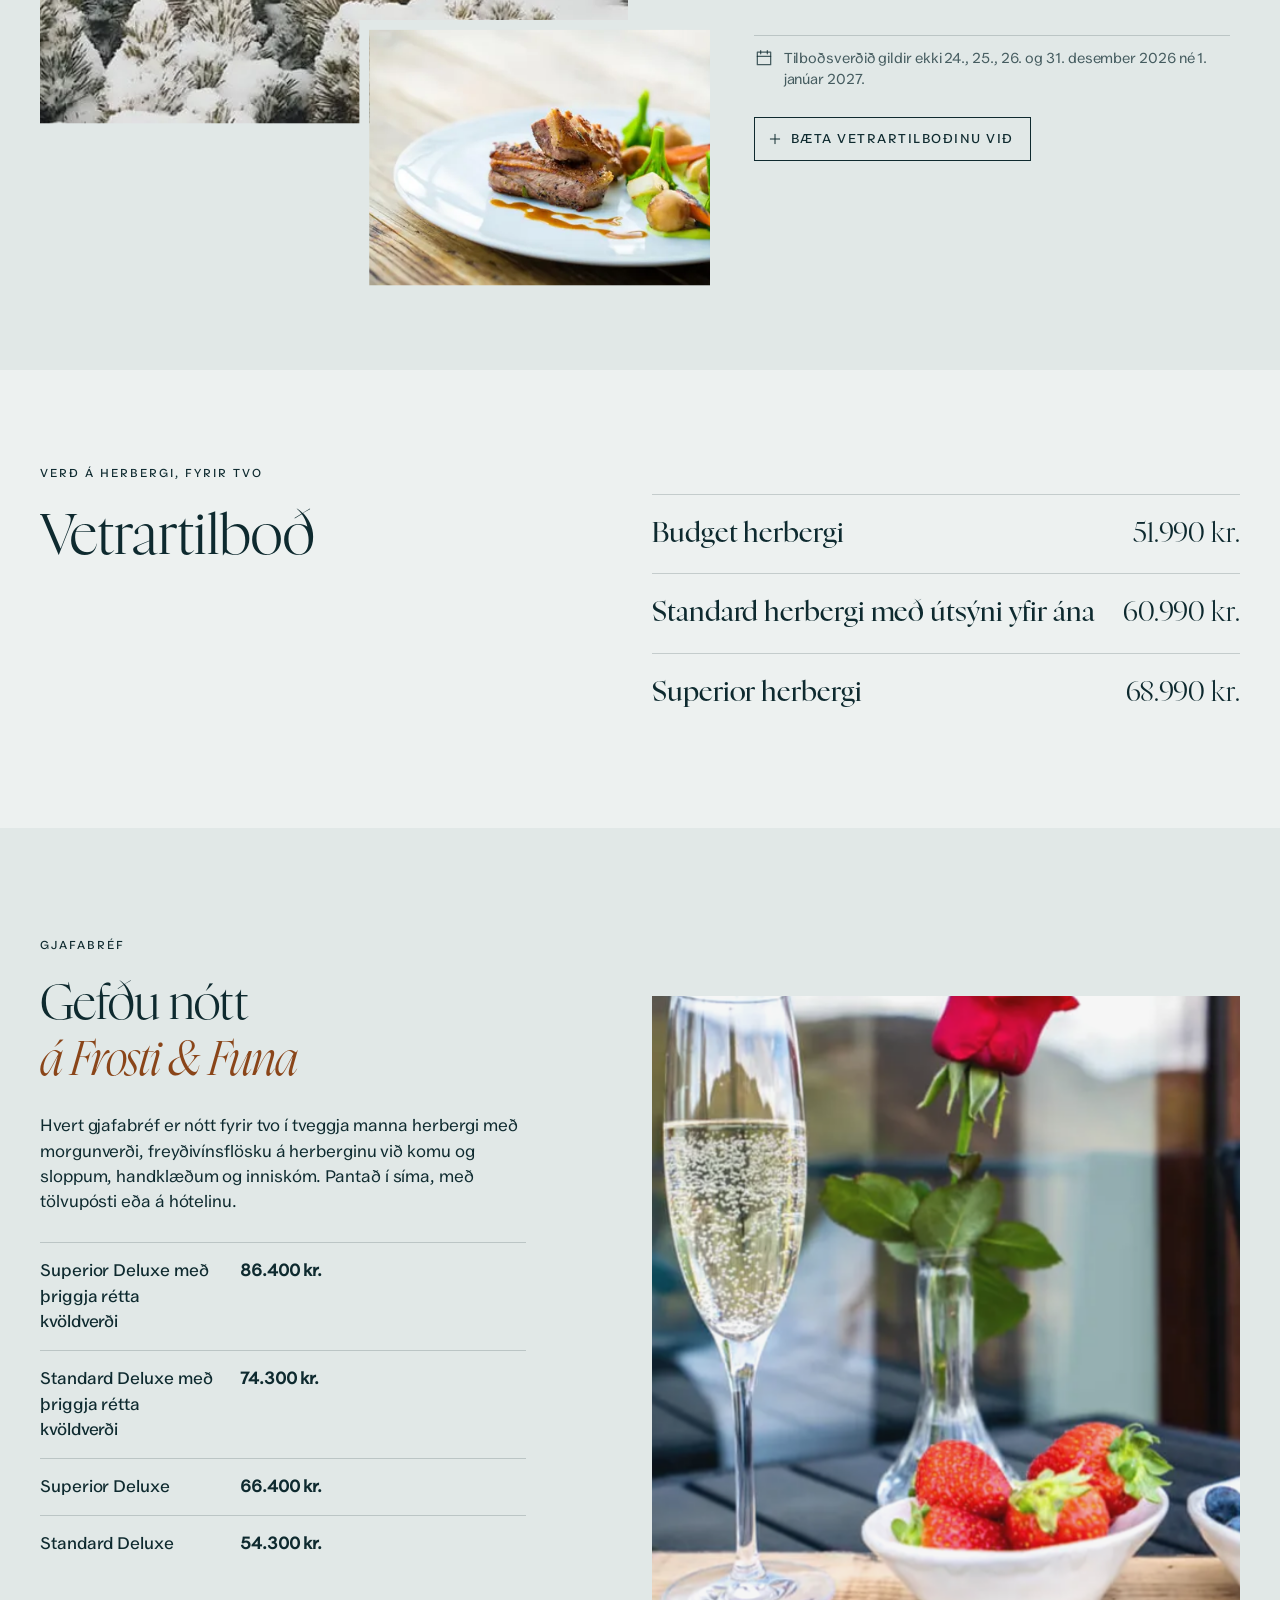
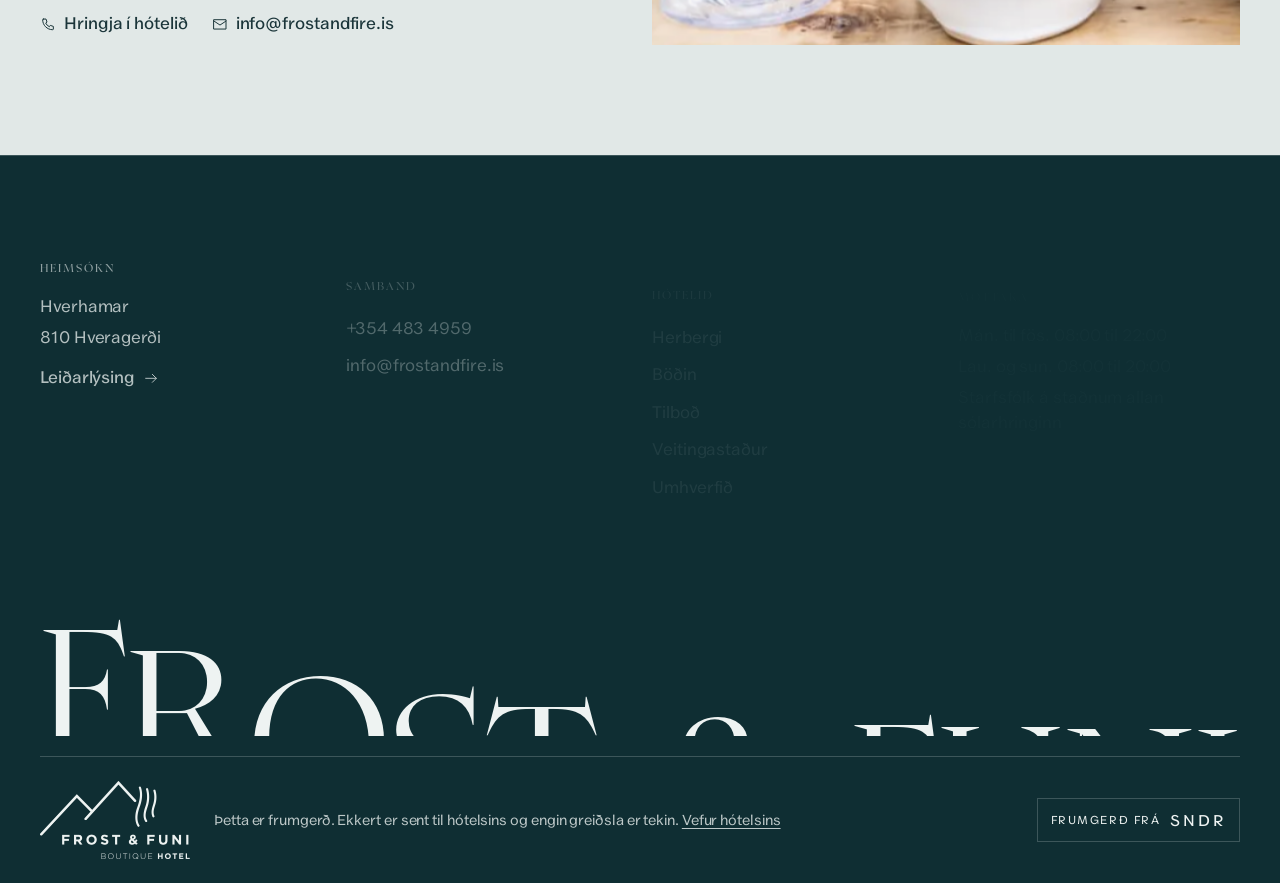
<file: is/tilbod/index.html>
<!doctype html><html lang="is"><head><meta charset="utf-8"><meta name="viewport" content="width=device-width, initial-scale=1, viewport-fit=cover"><meta name="robots" content="noindex, nofollow"><meta name="theme-color" content="#EDF1F0"><title>Vetrartilboð og gjafabréf | Frost &amp; Funi</title><meta name="description" content="Ein nótt fyrir tvo með þriggja rétta kvöldverði, fordrykk, morgunverði og böðunum, frá 1. október til 30. apríl."><script>/* focus-guard: a focus ring only for people using a keyboard.

   The bug it ends: a menu, drawer or dialog opens and its FIRST link (or the dialog's close button)
   is outlined, as if it were selected. Cause: opening code calls first.focus(), or <dialog>.showModal()
   focuses the first control by itself. When nothing was focused before, the browser decides the ring is
   wanted. Safari never focuses a button on click and a touch tap never does either, so on iPhone,
   iPad and Safari the very first tap paints the ring. Chrome with a mouse hides it, which is why it
   passes the desktop check and then reappears on Sindri's phone.

   How: remember the last input kind on <html data-input="pointer|key"> and let focus-guard.css drop the
   ring while the last input was a pointer. Keyboard users keep every ring. Load before everything else
   (inline in <head>, ~400 bytes), no dependencies. Doc: _tools/focus-guard/README.md */
(function () {
  var root = document.documentElement;
  function set(v) { if (root.getAttribute('data-input') !== v) root.setAttribute('data-input', v); }
  addEventListener('pointerdown', function () { set('pointer'); }, true);
  addEventListener('keydown', function (e) {
    if (e.key === 'Shift' || e.key === 'Control' || e.key === 'Alt' || e.key === 'Meta') return;
    set('key');
  }, true);
})();
</script><link rel="icon" type="image/png" href="../../favicon.png"><link rel="apple-touch-icon" href="../../apple-touch-icon.png"><link rel="alternate" hreflang="en" href="../../offers/"><link rel="alternate" hreflang="is" href="../../is/tilbod/"><link rel="preload" href="../../assets/fonts/NyghtSerif-Light.woff2" as="font" type="font/woff2" crossorigin><link rel="preload" href="../../assets/fonts/ValleySans-Regular.woff2" as="font" type="font/woff2" crossorigin><link rel="preload" as="image" type="image/webp" imagesrcset="../../assets/img/forest-480.webp 480w, ../../assets/img/forest-960.webp 960w, ../../assets/img/forest-1440.webp 1440w, ../../assets/img/forest-1920.webp 1920w" imagesizes="100vw"><link rel="stylesheet" href="../../assets/css/base.css"><link rel="stylesheet" href="../../assets/css/site.css"><link rel="stylesheet" href="../../assets/css/stay.css"><script>window.FF={"lang":"is","locale":"is-IS","dates":{"wd":["sun.","mán.","þri.","mið.","fim.","fös.","lau."],"wdLong":["sunnudagur","mánudagur","þriðjudagur","miðvikudagur","fimmtudagur","föstudagur","laugardagur"],"mo":["jan.","feb.","mars","apr.","maí","júní","júlí","ágúst","sept.","okt.","nóv.","des."],"moLong":["janúar","febrúar","mars","apríl","maí","júní","júlí","ágúst","september","október","nóvember","desember"],"narrow":["M","Þ","M","F","F","L","S"],"dot":"."},"t":{"step1":"Dagsetningar","step2":"Kvöldin","step3":"Yfirlit","s1Title":"Hvenær kemur þú?","s2Title":"Dagarnir þínir á Frosti & Funa","s3Title":"Dvölin þín","pickArrival":"Veldu komudag","to":"til","nights":"Nætur","night":"nótt","guests":"Gestir","guestsShort":"gestir","guestOne":"gestur","room":"Herbergi","roomAny":"Herbergi valið í bókunarvélinni","roomRate":"Verð úr bókunarvélinni","roomRateShort":"Úr bókunarvélinni","engineNote":"Herbergjaverð og framboð koma úr bókunarvél hótelsins. Í þessari frumgerð er ekkert tekið frá.","fewer":"Færri","more":"Fleiri","prevMonth":"Fyrri mánuður","nextMonth":"Næsti mánuður","arrivalDay":"Koma","departureDay":"Brottför","day":"Dagur","addTo":"Bæta við","time":"Tími","sample":"dæmi","taken":"frátekið","forGuests":"Fyrir hve marga?","cancel":"Hætta við","add":"Bæta við","remove":"Fjarlægja","closedShort":"Lokað","includedShort":"Innifalið","inOffer":"Í tilboðinu","pendingNote":"{item} bætist við þegar þú hefur valið dagsetningar.","next1":"Skipuleggja kvöldin","next2":"Yfirlit","pay":"Áfram í bókun","back":"Til baka","itemOne":"atriði","itemMany":"atriði","noItems":"Morgunverður og böð innifalin","offerIncludes":"kvöldverður fyrir tvo, fordrykkur, morgunverður og böð","pickRoomPrice":"Veldu herbergi til að sjá verð","includedLine":"Morgunverður, heitir pottar, laug og gufubað","engineTotal":"Bókað í bókunarvél hótelsins","tablesTotal":"Borð í kvöldverð","handoffNote":"Frumgerð: á fullbúnum vef opnar Áfram bókunarvél hótelsins með þessum dagsetningum og þessu herbergi, og hvert borð fer á DineOut. Ekkert er sent héðan.","doneTitle":"Þetta er frumgerð","doneBody":"Ekkert var sent til hótelsins, ekkert vistað og engin greiðsla tekin. Á fullbúnum vef opnast bókunarvélin hér með dagsetningunum og herberginu, og borðin eru pöntuð á DineOut.","openEngine":"Opna bókunarvélina","openDine":"Varmá á DineOut","startOver":"Byrja aftur","close":"Loka","pickDate":"Veldu dag","free":"Greitt á staðnum","title":"Dvölin þín","soldOut":"Ekki í boði"},"maxGuests":4,"bookUrl":"https://book.frostogfuni.is/","dineUrl":"https://dineout.is/is/varma","rooms":[{"id":"superior","name":"Superior hjónaherbergi","max":2,"meta":"Útsýni yfir ána, king rúm"},{"id":"standard","name":"Standard með útsýni yfir ána","max":2,"meta":"Hjóna eða tveggja manna"},{"id":"garden","name":"Standard með garðútsýni","max":2,"meta":"Hjónarúm, verönd"},{"id":"budget","name":"Budget herbergi","max":2,"meta":"Tvö einbreið, minna"},{"id":"family","name":"Fjölskylduherbergi","max":4,"meta":"Allt að fjórir"}],"extras":[{"id":"dinner","icon":"dinner","name":"Kvöldverður á Varmá","short":"Kvöldverður","note":"Borðapöntun, greitt á staðnum","times":["17:30","18:00","18:30","19:00","19:30","20:00","20:30"],"perPerson":true,"options":[{"id":"table","label":"Kvöldverður á Varmá","price":0}]},{"id":"baths","icon":"spa","name":"Heitir pottar, laug og gufubað","short":"Böðin","times":[],"includedAll":true,"options":[{"id":"in","label":"","price":0}]},{"id":"breakfast","icon":"sun","name":"Morgunverður","short":"Morgunmatur","times":[],"includedAll":true,"morning":true,"options":[{"id":"in","label":"","price":0}]}],"packages":[{"id":"winter","name":"Vetrartilboð","nights":1,"maxGuests":2,"minGuests":2,"dinner":true,"range":{"from":"2026-10-01","to":"2027-04-30","except":["2026-12-24","2026-12-25","2026-12-26","2026-12-31","2027-01-01"]},"rooms":["budget","standard","superior"],"rules":[{"room":"budget","price":51990},{"room":"standard","price":60990},{"room":"superior","price":68990}]}]}</script><script defer src="../../assets/vendor/gsap.min.js"></script><script defer src="../../assets/vendor/ScrollTrigger.min.js"></script><script defer src="../../assets/vendor/CustomEase.min.js"></script><script type="module" src="../../assets/js/main.js"></script></head><body class="page-packages"><a class="skip-link" href="#main">Fara í efni</a><header class="site-header has-page-hero">
 <button type="button" class="menu-toggle" aria-controls="menu-panel" aria-expanded="false" aria-haspopup="dialog" aria-label="Valmynd"><span class="burger" aria-hidden="true"><i></i><i></i></span></button>
 <a class="brand" href="../../is/" aria-label="Frost &amp; Funi, forsíða"><span class="brand-mark"><img class="mark-light" src="../../assets/logo/mark.png" width="83" height="36" alt=""><img class="mark-ink" src="../../assets/logo/mark-ink.png" width="83" height="36" alt=""></span><span class="brand-word" translate="no" aria-hidden="true"><i>F</i><i>r</i><i>o</i><i>s</i><i>t</i><i>&nbsp;</i><i>&amp;</i><i>&nbsp;</i><i>F</i><i>u</i><i>n</i><i>i</i></span></a>
 <div class="header-right"><a class="lang" href="../../offers/" lang="en" hreflang="en" aria-label="English">EN</a><button type="button" class="btn-stay" data-stay-open aria-haspopup="dialog" aria-controls="stay-dialog"><svg class="icon" viewBox="0 0 24 24" width="20" height="20" fill="none" stroke="currentColor" stroke-width="1.5" stroke-linecap="round" stroke-linejoin="round" aria-hidden="true" ><rect x="4" y="5" width="16" height="15"/><path d="M4 10h16M8 3v4M16 3v4"/></svg><span>Dvölin</span><b data-stay-count hidden></b></button></div>
</header>
<dialog class="menu-panel" id="menu-panel" aria-label="Valmynd" tabindex="-1">
 <div class="menu-curtain menu-curtain--lead" aria-hidden="true"></div><div class="menu-curtain" aria-hidden="true"></div>
 <div class="menu-top"><button type="button" class="menu-close" aria-label="Loka"><span class="burger" aria-hidden="true"><i></i><i></i></span></button><a class="brand" href="../../is/" aria-label="Frost &amp; Funi, forsíða"><span class="brand-mark"><img class="mark-light" src="../../assets/logo/mark.png" width="83" height="36" alt=""><img class="mark-ink" src="../../assets/logo/mark-ink.png" width="83" height="36" alt=""></span><span class="brand-word" translate="no" aria-hidden="true"><i>F</i><i>r</i><i>o</i><i>s</i><i>t</i><i>&nbsp;</i><i>&amp;</i><i>&nbsp;</i><i>F</i><i>u</i><i>n</i><i>i</i></span></a><span></span></div>
 <div class="menu-body">
  <nav aria-label="Aðalvalmynd"><a href="../../is/herbergi/" data-menu="rooms" ><span class="menu-num" aria-hidden="true">01</span><span class="menu-mask"><span class="menu-word">Herbergi</span></span></a><a href="../../is/bodin/" data-menu="wellness" ><span class="menu-num" aria-hidden="true">02</span><span class="menu-mask"><span class="menu-word">Böðin</span></span></a><a href="../../is/tilbod/" data-menu="packages" aria-current="page"><span class="menu-num" aria-hidden="true">03</span><span class="menu-mask"><span class="menu-word">Tilboð</span></span></a><a href="../../is/veitingastadur/" data-menu="restaurant" ><span class="menu-num" aria-hidden="true">04</span><span class="menu-mask"><span class="menu-word">Veitingastaður</span></span></a><a href="../../is/umhverfi/" data-menu="location" ><span class="menu-num" aria-hidden="true">05</span><span class="menu-mask"><span class="menu-word">Umhverfið</span></span></a></nav>
  <div class="menu-photo" aria-hidden="true"><div class="menu-photo-frame"><div class="menu-shot" data-shot="home"><picture><source type="image/webp" srcset="../../assets/img/dusk-480.webp 480w, ../../assets/img/dusk-960.webp 960w" sizes="(max-width:1023px) 1px, 34vw"><img src="../../assets/img/dusk-960.jpg" srcset="../../assets/img/dusk-480.jpg 480w, ../../assets/img/dusk-960.jpg 960w" sizes="(max-width:1023px) 1px, 34vw" width="1000" height="667" alt="" loading="lazy"  decoding="async"></picture></div><div class="menu-shot" data-shot="rooms"><picture><source type="image/webp" srcset="../../assets/img/superior-480.webp 480w, ../../assets/img/superior-960.webp 960w" sizes="(max-width:1023px) 1px, 34vw"><img src="../../assets/img/superior-960.jpg" srcset="../../assets/img/superior-480.jpg 480w, ../../assets/img/superior-960.jpg 960w" sizes="(max-width:1023px) 1px, 34vw" width="1000" height="667" alt="" loading="lazy"  decoding="async"></picture></div><div class="menu-shot" data-shot="wellness"><picture><source type="image/webp" srcset="../../assets/img/hottubs-480.webp 480w, ../../assets/img/hottubs-960.webp 960w" sizes="(max-width:1023px) 1px, 34vw"><img src="../../assets/img/hottubs-960.jpg" srcset="../../assets/img/hottubs-480.jpg 480w, ../../assets/img/hottubs-960.jpg 960w" sizes="(max-width:1023px) 1px, 34vw" width="1000" height="667" alt="" loading="lazy"  decoding="async"></picture></div><div class="menu-shot is-on" data-shot="packages"><picture><source type="image/webp" srcset="../../assets/img/snow-480.webp 480w, ../../assets/img/snow-960.webp 960w" sizes="(max-width:1023px) 1px, 34vw"><img src="../../assets/img/snow-960.jpg" srcset="../../assets/img/snow-480.jpg 480w, ../../assets/img/snow-960.jpg 960w" sizes="(max-width:1023px) 1px, 34vw" width="1000" height="666" alt="" loading="lazy"  decoding="async"></picture></div><div class="menu-shot" data-shot="restaurant"><picture><source type="image/webp" srcset="../../assets/img/conservatory-480.webp 480w, ../../assets/img/conservatory-960.webp 960w" sizes="(max-width:1023px) 1px, 34vw"><img src="../../assets/img/conservatory-960.jpg" srcset="../../assets/img/conservatory-480.jpg 480w, ../../assets/img/conservatory-960.jpg 960w" sizes="(max-width:1023px) 1px, 34vw" width="1000" height="667" alt="" loading="lazy"  decoding="async"></picture></div><div class="menu-shot" data-shot="location"><picture><source type="image/webp" srcset="../../assets/img/steam-480.webp 480w, ../../assets/img/steam-960.webp 960w" sizes="(max-width:1023px) 1px, 34vw"><img src="../../assets/img/steam-960.jpg" srcset="../../assets/img/steam-480.jpg 480w, ../../assets/img/steam-960.jpg 960w" sizes="(max-width:1023px) 1px, 34vw" width="1000" height="667" alt="" loading="lazy"  decoding="async"></picture></div></div></div>
 </div>
 <div class="menu-foot"><p class="small">Hverhamar · 810 Hveragerði</p><a href="tel:+3544834959">+354 483 4959</a><a href="mailto:info@frostandfire.is">info@frostandfire.is</a><a class="lang" href="../../offers/" lang="en" hreflang="en" aria-label="English">EN</a></div>
</dialog><main id="main"><section class="page-hero" aria-labelledby="page-title"><div class="wrap page-hero-copy"><p class="eyebrow">Tilboð</p><h1 id="page-title"><span class="line"><span>Vetrarnótt</span></span><span class="line"><em>með kvöldverði</em></span></h1><p class="lede">Ein nótt fyrir tvo með þriggja rétta kvöldverði, fordrykk, morgunverði og böðunum, frá 1. október til 30. apríl.</p></div><div class="pano" data-sweep><div data-drift="-4,4"><picture><source type="image/webp" srcset="../../assets/img/forest-480.webp 480w, ../../assets/img/forest-960.webp 960w, ../../assets/img/forest-1440.webp 1440w, ../../assets/img/forest-1920.webp 1920w" sizes="100vw"><img src="../../assets/img/forest-960.jpg" srcset="../../assets/img/forest-480.jpg 480w, ../../assets/img/forest-960.jpg 960w, ../../assets/img/forest-1440.jpg 1440w, ../../assets/img/forest-1920.jpg 1920w" sizes="100vw" width="1920" height="500" alt="Gufa stígur upp úr hver milli grenitrjáa, séð að ofan" loading="eager" fetchpriority="high" decoding="async"></picture></div></div></section>
<section class="tint pad" id="winter"><div class="wrap split">
 <div class="collage" data-sweep><div class="collage-large" data-drift="-3,3"><div class="photo-frame "><picture><source type="image/webp" srcset="../../assets/img/snow-480.webp 480w, ../../assets/img/snow-960.webp 960w" sizes="(max-width:767px) 90vw, 47vw"><img src="../../assets/img/snow-960.jpg" srcset="../../assets/img/snow-480.jpg 480w, ../../assets/img/snow-960.jpg 960w" sizes="(max-width:767px) 90vw, 47vw" width="1000" height="666" alt="Snjór á grenitrjánum við rjúkandi laugina" loading="lazy"  decoding="async"></picture></div></div><div class="collage-small" data-drift="8,-8"><div class="photo-frame "><picture><source type="image/webp" srcset="../../assets/img/lamb-480.webp 480w, ../../assets/img/lamb-960.webp 960w" sizes="(max-width:767px) 56vw, 26vw"><img src="../../assets/img/lamb-960.jpg" srcset="../../assets/img/lamb-480.jpg 480w, ../../assets/img/lamb-960.jpg 960w" sizes="(max-width:767px) 56vw, 26vw" width="1000" height="667" alt="Aðalréttur á veitingastaðnum Varmá" loading="lazy"  decoding="async"></picture></div></div></div>
 <div class="split-copy"><div class="reveal "><div data-rise><p class="eyebrow">Vetrartilboð</p></div></div><h2 data-heading ><span class="line"><span>Kvöldverður, nótt</span></span><span class="line"><em>og böðin</em></span></h2><div class="reveal "><div data-rise><p>Gildir frá 1. október 2026 til 30. apríl 2027.</p></div></div>
  <div class="reveal "><div data-rise><p class="eyebrow list-label">Innifalið</p></div></div><ul class="rows rows--tight" data-rows><li class="row"><span class="row-rule" aria-hidden="true"></span><span class="row-text">Þriggja rétta kvöldverður fyrir tvo að eigin vali af matseðli, með fordrykk</span></li><li class="row"><span class="row-rule" aria-hidden="true"></span><span class="row-text">Nótt í herberginu sem þú velur</span></li><li class="row"><span class="row-rule" aria-hidden="true"></span><span class="row-text">Morgunverður</span></li><li class="row"><span class="row-rule" aria-hidden="true"></span><span class="row-text">Heitir pottar, sundlaug og gufubað</span></li></ul>
  <div class="reveal "><div data-rise><p class="small muted warn"><svg class="icon" viewBox="0 0 24 24" width="20" height="20" fill="none" stroke="currentColor" stroke-width="1.5" stroke-linecap="round" stroke-linejoin="round" aria-hidden="true" ><rect x="4" y="5" width="16" height="15"/><path d="M4 10h16M8 3v4M16 3v4"/></svg><span>Tilboðsverðið gildir ekki 24., 25., 26. og 31. desember 2026 né 1. janúar 2027.</span></p></div></div><div class="reveal "><div data-rise><div class="actions"><button type="button" class="btn-add " data-stay-open aria-haspopup="dialog" aria-controls="stay-dialog" data-stay-add="package:winter"><svg class="icon" viewBox="0 0 24 24" width="20" height="20" fill="none" stroke="currentColor" stroke-width="1.5" stroke-linecap="round" stroke-linejoin="round" aria-hidden="true" ><path d="M12 5v14M5 12h14"/></svg><span>Bæta vetrartilboðinu við</span></button></div></div></div></div>
</div></section>
<section class="pad"><div class="wrap included-grid"><div class="section-head"><div class="reveal "><div data-rise><p class="eyebrow">Verð á herbergi, fyrir tvo</p></div></div><h2 data-heading ><span class="line"><span>Vetrartilboð</span></span></h2></div><ul class="rows rows--big price-rows" data-rows><li class="row"><span class="row-rule" aria-hidden="true"></span><span class="row-title">Budget herbergi</span><b class="row-price">51.990 kr.</b></li><li class="row"><span class="row-rule" aria-hidden="true"></span><span class="row-title">Standard herbergi með útsýni yfir ána</span><b class="row-price">60.990 kr.</b></li><li class="row"><span class="row-rule" aria-hidden="true"></span><span class="row-title">Superior herbergi</span><b class="row-price">68.990 kr.</b></li></ul></div></section>
<section class="tint pad" id="vouchers"><div class="wrap split split--flip">
 <div class="split-copy"><div class="reveal "><div data-rise><p class="eyebrow">Gjafabréf</p></div></div><h2 data-heading ><span class="line"><span>Gefðu nótt</span></span><span class="line"><em>á Frosti & Funa</em></span></h2><div class="reveal "><div data-rise><p>Hvert gjafabréf er nótt fyrir tvo í tveggja manna herbergi með morgunverði, freyðivínsflösku á herberginu við komu og sloppum, handklæðum og inniskóm. Pantað í síma, með tölvupósti eða á hótelinu.</p></div></div>
  <ul class="rows " data-rows><li class="row"><span class="row-rule" aria-hidden="true"></span><span class="row-name">Superior Deluxe með þriggja rétta kvöldverði</span><b class="row-text">86.400 kr.</b></li><li class="row"><span class="row-rule" aria-hidden="true"></span><span class="row-name">Standard Deluxe með þriggja rétta kvöldverði</span><b class="row-text">74.300 kr.</b></li><li class="row"><span class="row-rule" aria-hidden="true"></span><span class="row-name">Superior Deluxe</span><b class="row-text">66.400 kr.</b></li><li class="row"><span class="row-rule" aria-hidden="true"></span><span class="row-name">Standard Deluxe</span><b class="row-text">54.300 kr.</b></li></ul>
  <div class="reveal "><div data-rise><div class="actions"><a class="btn-text" href="tel:+3544834959"><svg class="icon" viewBox="0 0 24 24" width="20" height="20" fill="none" stroke="currentColor" stroke-width="1.5" stroke-linecap="round" stroke-linejoin="round" aria-hidden="true" ><path d="M5 4h4l1.5 4.5-2 1.5a12 12 0 0 0 5.5 5.5l1.5-2L20 15v4a1 1 0 0 1-1 1C10.7 20 4 13.3 4 5a1 1 0 0 1 1-1z"/></svg>Hringja í hótelið</a><a class="btn-text" href="mailto:info@frostandfire.is"><svg class="icon" viewBox="0 0 24 24" width="20" height="20" fill="none" stroke="currentColor" stroke-width="1.5" stroke-linecap="round" stroke-linejoin="round" aria-hidden="true" ><rect x="3" y="5" width="18" height="14"/><path d="M3 7l9 6 9-6"/></svg>info@frostandfire.is</a></div></div></div></div>
 <div class="split-media" data-sweep><div data-drift="-3,3"><div class="photo-frame "><picture><source type="image/webp" srcset="../../assets/img/bubbles-480.webp 480w, ../../assets/img/bubbles-960.webp 960w" sizes="(max-width:767px) 90vw, 47vw"><img src="../../assets/img/bubbles-960.jpg" srcset="../../assets/img/bubbles-480.jpg 480w, ../../assets/img/bubbles-960.jpg 960w" sizes="(max-width:767px) 90vw, 47vw" width="1000" height="667" alt="Tvö freyðivínsglös og ber á svölum yfir ánni" loading="lazy"  decoding="async"></picture></div></div></div>
</div></section></main><footer class="site-footer"><div class="wrap">
 <div class="footer-columns" data-cards>
  <div class="footer-column"><h2 class="eyebrow">Heimsókn</h2><p>Hverhamar</p><p>810 Hveragerði</p><a class="btn-text" href="https://www.google.com/maps/search/?api=1&amp;query=Frost+and+Fire+Hotel+Hveragerdi" target="_blank" rel="noopener">Leiðarlýsing<svg class="icon" viewBox="0 0 24 24" width="20" height="20" fill="none" stroke="currentColor" stroke-width="1.5" stroke-linecap="round" stroke-linejoin="round" aria-hidden="true" ><path d="M4 12h16M14 6l6 6-6 6"/></svg></a></div>
  <div class="footer-column"><h2 class="eyebrow">Samband</h2><a href="tel:+3544834959">+354 483 4959</a><a href="mailto:info@frostandfire.is">info@frostandfire.is</a></div>
  <nav class="footer-column" aria-label="Hótelið"><h2 class="eyebrow">Hótelið</h2><a href="../../is/herbergi/">Herbergi</a><a href="../../is/bodin/">Böðin</a><a href="../../is/tilbod/">Tilboð</a><a href="../../is/veitingastadur/">Veitingastaður</a><a href="../../is/umhverfi/">Umhverfið</a></nav>
  <div class="footer-column"><h2 class="eyebrow">Móttaka</h2><p>Mán. til fös. 08:00 til 22:00</p><p>Lau. og sun. 08:00 til 20:00</p><p>Starfsfólk á staðnum allan sólarhringinn</p></div>
 </div>
 <div class="footer-wordmark" role="img" aria-label="Frost &amp; Funi"><span class="fit-line fit-wide" aria-hidden="true"><span>F</span><span>R</span><span>O</span><span>S</span><span>T</span><span class="sp">&nbsp;</span><span>&</span><span class="sp">&nbsp;</span><span>F</span><span>U</span><span>N</span><span>I</span></span><span class="fit-line fit-narrow" aria-hidden="true"><span>F</span><span>R</span><span>O</span><span>S</span><span>T</span></span><span class="fit-line fit-narrow" aria-hidden="true"><span>&</span><span class="sp">&nbsp;</span><span>F</span><span>U</span><span>N</span><span>I</span></span></div>
 <div class="footer-legal small"><img class="footer-logo" src="../../assets/logo/full-is.png" width="600" height="311" alt="Frost &amp; Funi Boutique Hotel" loading="lazy"><p class="proto-note">Þetta er frumgerð. Ekkert er sent til hótelsins og engin greiðsla er tekin. <a class="plain-link" href="https://frostandfire.is" target="_blank" rel="noopener">Vefur hótelsins</a></p><a class="sndr-badge" href="https://sndrstudio.is" target="_blank" rel="noopener" aria-label="Frumgerð frá SNDR Studio"><span>Frumgerð frá</span><b>SNDR</b></a></div>
</div></footer><dialog class="stay-dialog" id="stay-dialog" aria-labelledby="stay-title" tabindex="-1">
 <div class="sheet-backdrop" aria-hidden="true"></div>
 <div class="stay-sheet on-steam" tabindex="-1" data-lenis-prevent>
  <div class="stay-top"><p class="eyebrow">Dvölin þín</p><ol class="stay-steps"></ol><button type="button" class="stay-close icon-btn" aria-label="Loka"><svg class="icon" viewBox="0 0 24 24" width="20" height="20" fill="none" stroke="currentColor" stroke-width="1.5" stroke-linecap="round" stroke-linejoin="round" aria-hidden="true" ><path d="M6 6l12 12M18 6L6 18"/></svg></button></div>
  <div class="stay-body"></div>
  <div class="stay-foot"></div>
 </div>
</dialog></body></html>
</file>
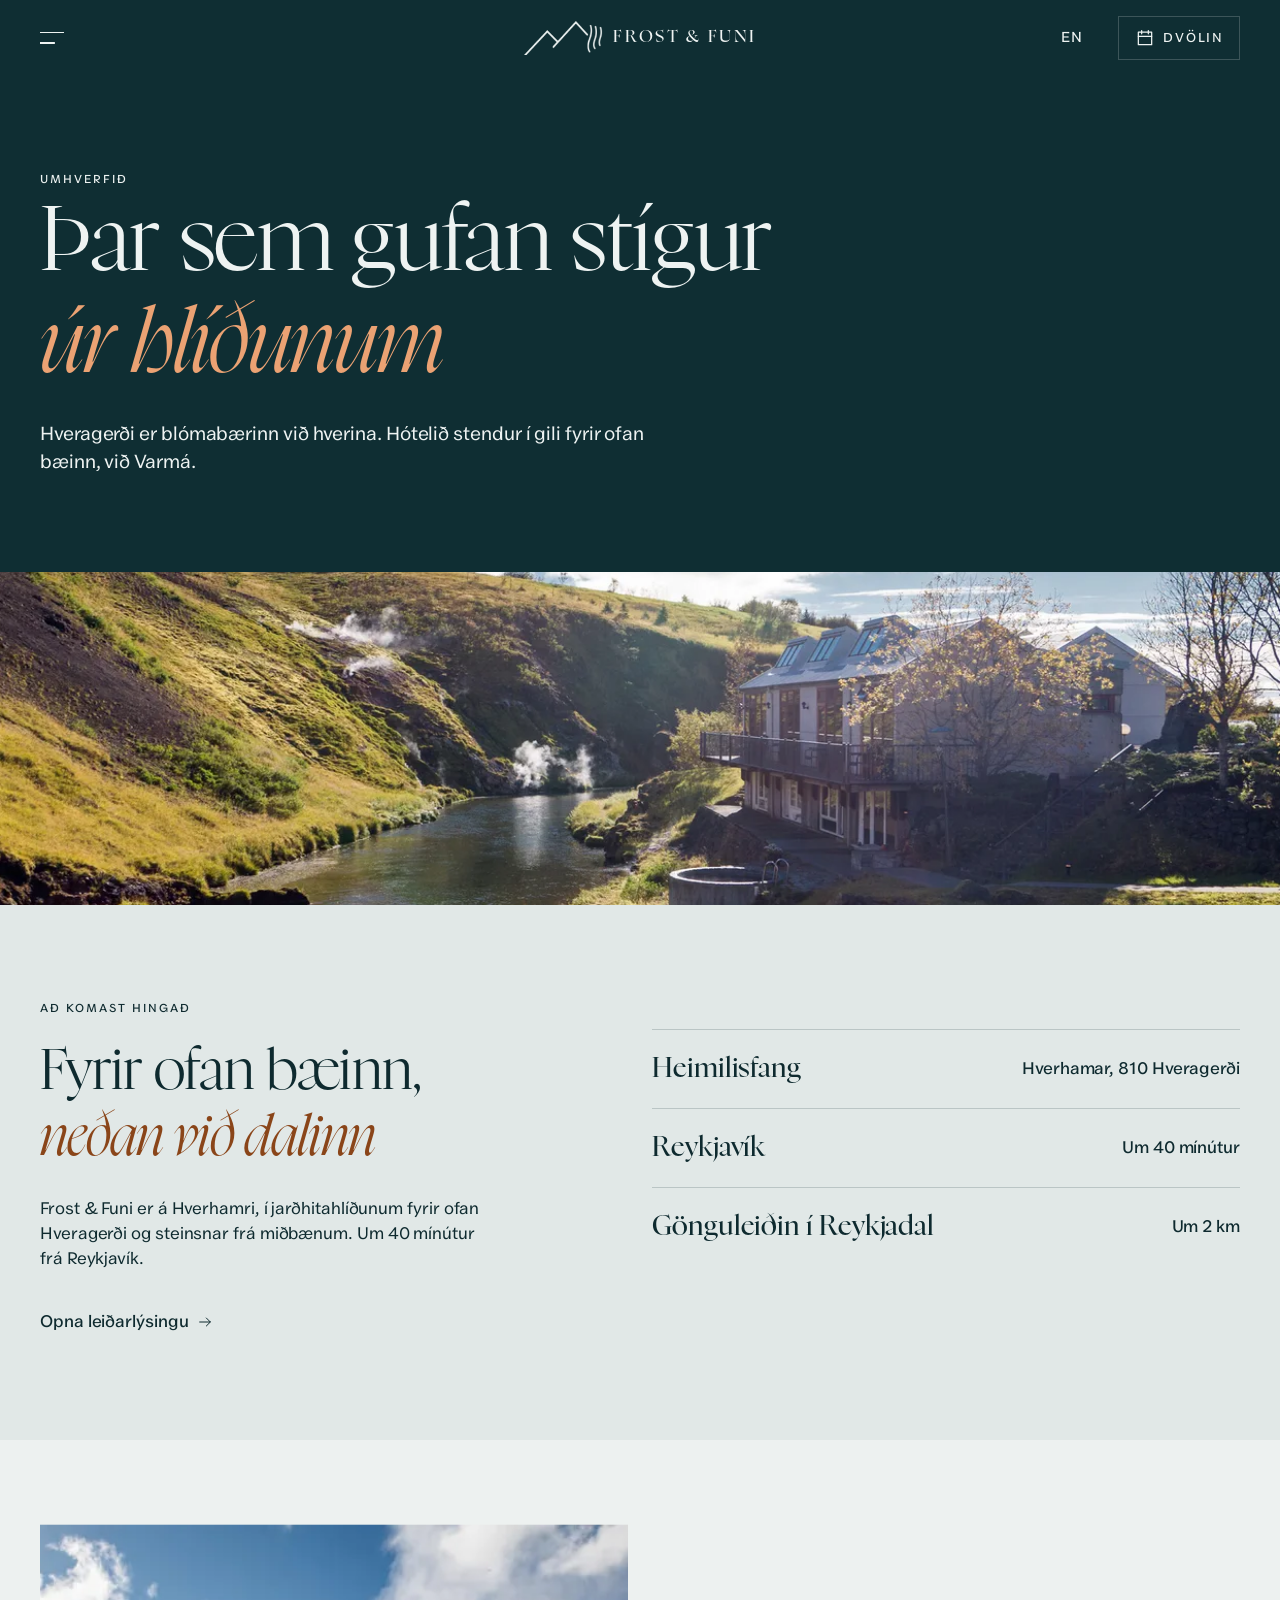
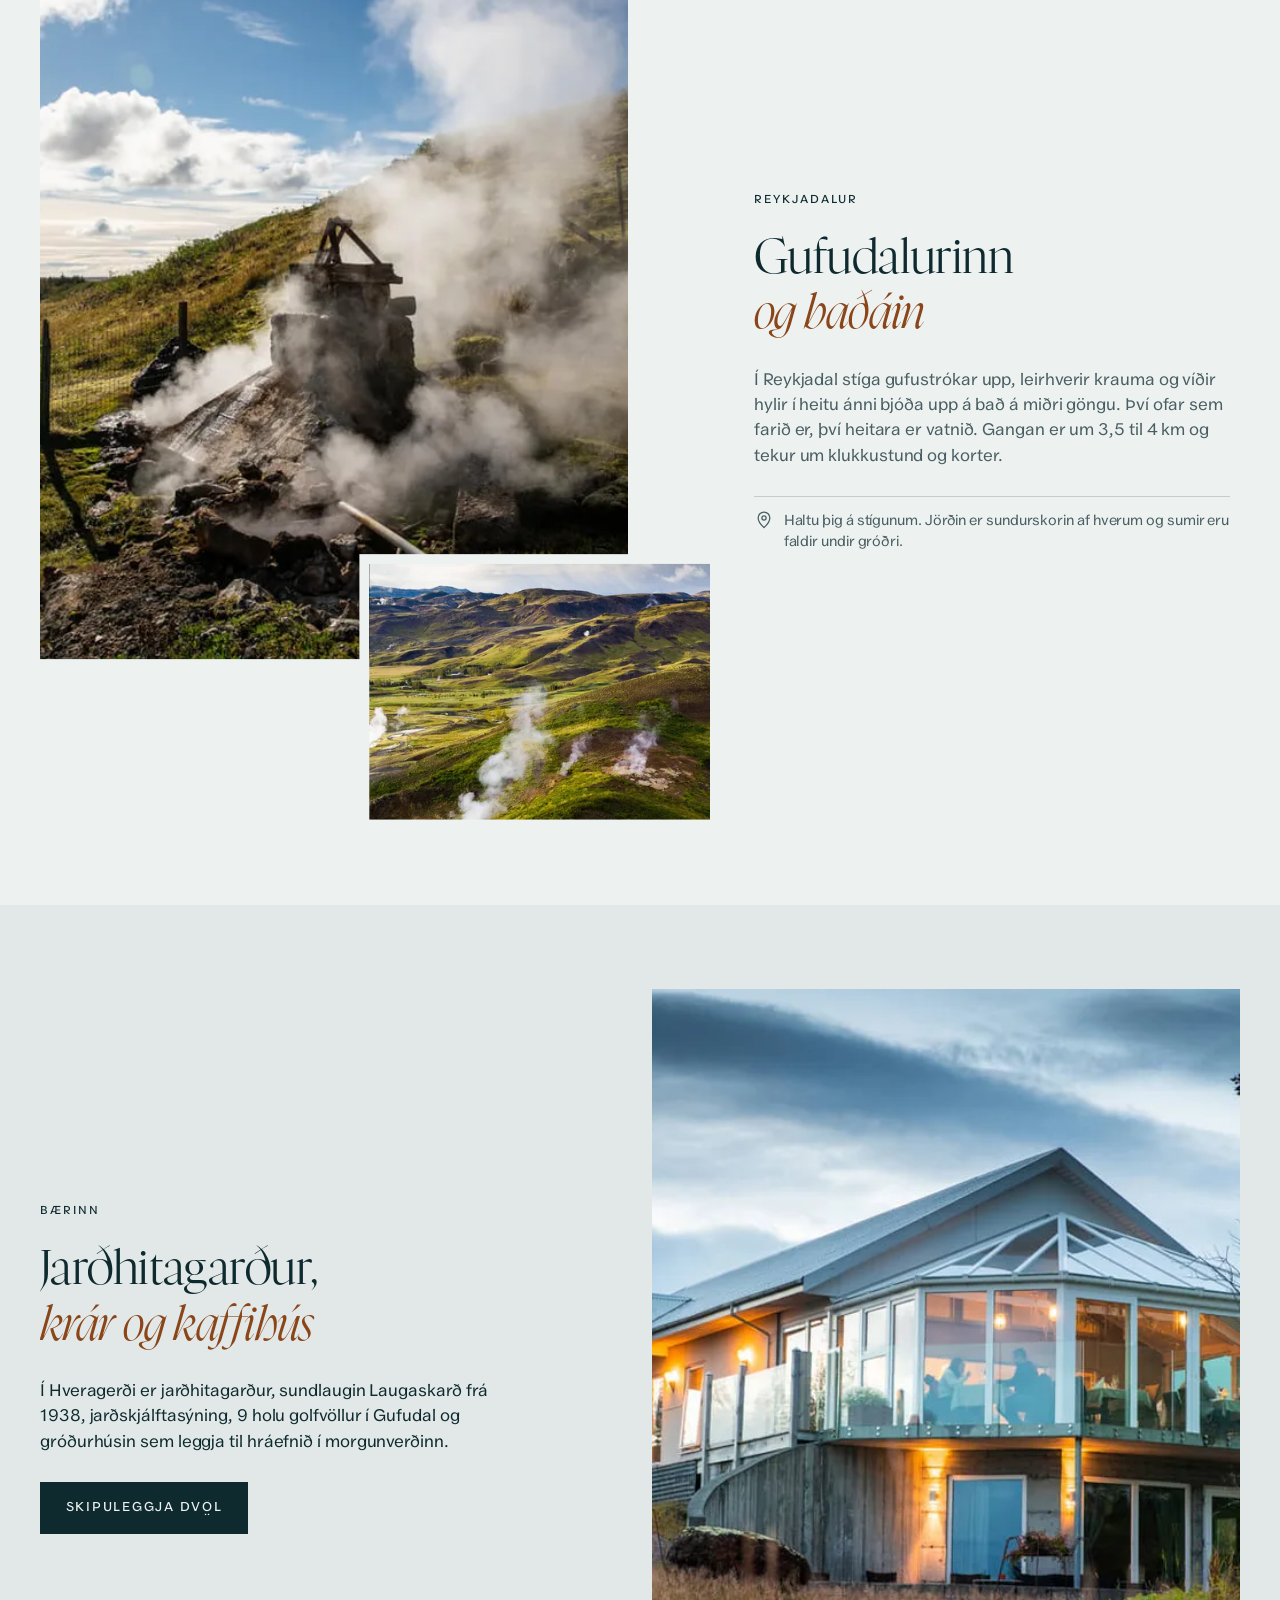
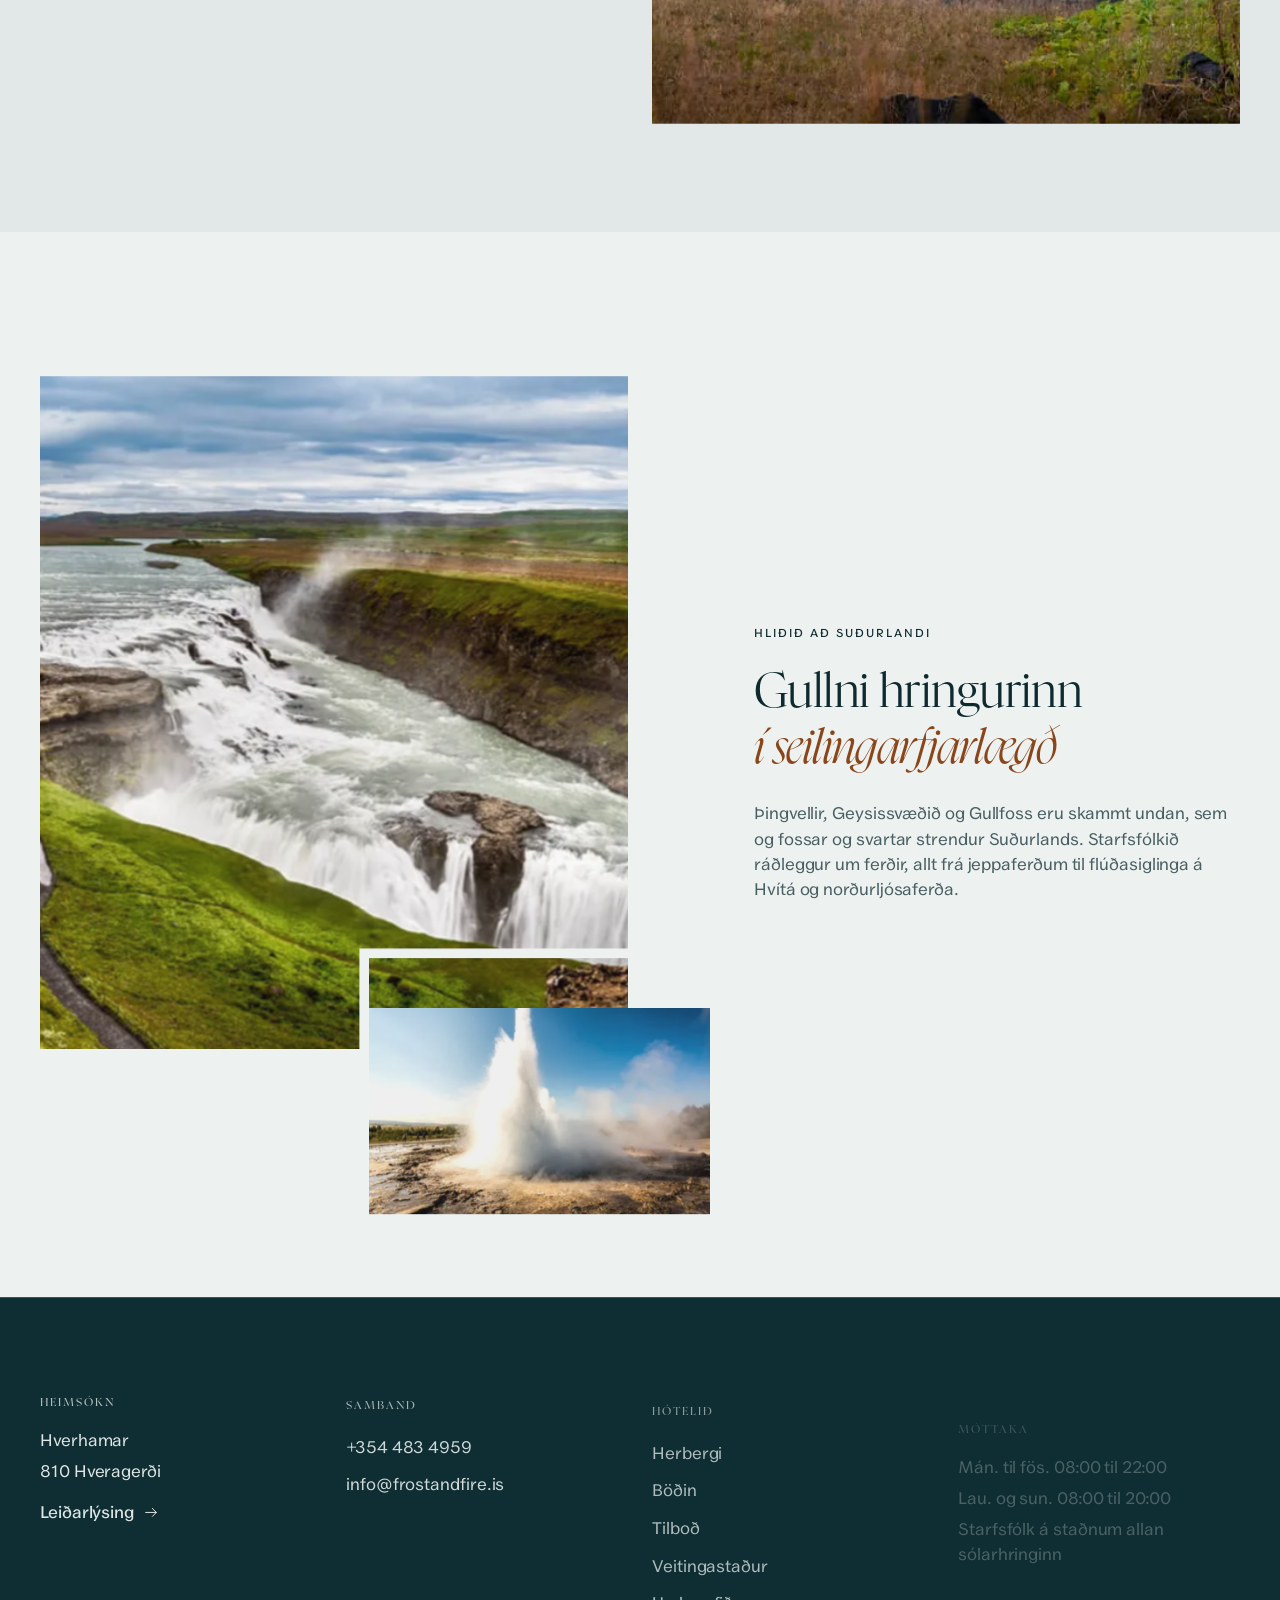
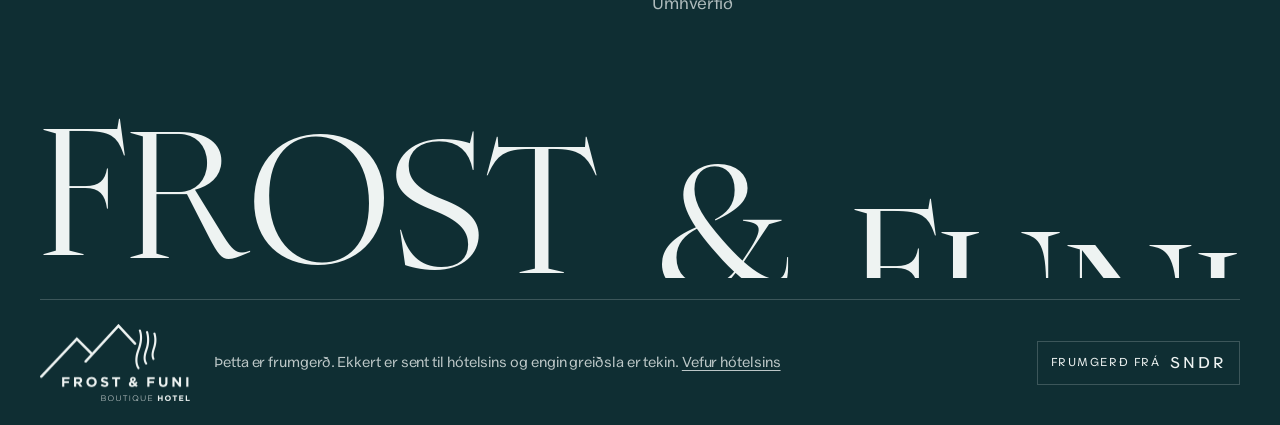
<file: is/umhverfi/index.html>
<!doctype html><html lang="is"><head><meta charset="utf-8"><meta name="viewport" content="width=device-width, initial-scale=1, viewport-fit=cover"><meta name="robots" content="noindex, nofollow"><meta name="theme-color" content="#EDF1F0"><title>Umhverfið | Frost &amp; Funi</title><meta name="description" content="Hveragerði er blómabærinn við hverina. Hótelið stendur í gili fyrir ofan bæinn, við Varmá."><script>/* focus-guard: a focus ring only for people using a keyboard.

   The bug it ends: a menu, drawer or dialog opens and its FIRST link (or the dialog's close button)
   is outlined, as if it were selected. Cause: opening code calls first.focus(), or <dialog>.showModal()
   focuses the first control by itself. When nothing was focused before, the browser decides the ring is
   wanted. Safari never focuses a button on click and a touch tap never does either, so on iPhone,
   iPad and Safari the very first tap paints the ring. Chrome with a mouse hides it, which is why it
   passes the desktop check and then reappears on Sindri's phone.

   How: remember the last input kind on <html data-input="pointer|key"> and let focus-guard.css drop the
   ring while the last input was a pointer. Keyboard users keep every ring. Load before everything else
   (inline in <head>, ~400 bytes), no dependencies. Doc: _tools/focus-guard/README.md */
(function () {
  var root = document.documentElement;
  function set(v) { if (root.getAttribute('data-input') !== v) root.setAttribute('data-input', v); }
  addEventListener('pointerdown', function () { set('pointer'); }, true);
  addEventListener('keydown', function (e) {
    if (e.key === 'Shift' || e.key === 'Control' || e.key === 'Alt' || e.key === 'Meta') return;
    set('key');
  }, true);
})();
</script><link rel="icon" type="image/png" href="../../favicon.png"><link rel="apple-touch-icon" href="../../apple-touch-icon.png"><link rel="alternate" hreflang="en" href="../../surroundings/"><link rel="alternate" hreflang="is" href="../../is/umhverfi/"><link rel="preload" href="../../assets/fonts/NyghtSerif-Light.woff2" as="font" type="font/woff2" crossorigin><link rel="preload" href="../../assets/fonts/ValleySans-Regular.woff2" as="font" type="font/woff2" crossorigin><link rel="preload" as="image" type="image/webp" imagesrcset="../../assets/img/riverstrip-480.webp 480w, ../../assets/img/riverstrip-960.webp 960w, ../../assets/img/riverstrip-1440.webp 1440w, ../../assets/img/riverstrip-1920.webp 1920w" imagesizes="100vw"><link rel="stylesheet" href="../../assets/css/base.css"><link rel="stylesheet" href="../../assets/css/site.css"><link rel="stylesheet" href="../../assets/css/stay.css"><script>window.FF={"lang":"is","locale":"is-IS","dates":{"wd":["sun.","mán.","þri.","mið.","fim.","fös.","lau."],"wdLong":["sunnudagur","mánudagur","þriðjudagur","miðvikudagur","fimmtudagur","föstudagur","laugardagur"],"mo":["jan.","feb.","mars","apr.","maí","júní","júlí","ágúst","sept.","okt.","nóv.","des."],"moLong":["janúar","febrúar","mars","apríl","maí","júní","júlí","ágúst","september","október","nóvember","desember"],"narrow":["M","Þ","M","F","F","L","S"],"dot":"."},"t":{"step1":"Dagsetningar","step2":"Kvöldin","step3":"Yfirlit","s1Title":"Hvenær kemur þú?","s2Title":"Dagarnir þínir á Frosti & Funa","s3Title":"Dvölin þín","pickArrival":"Veldu komudag","to":"til","nights":"Nætur","night":"nótt","guests":"Gestir","guestsShort":"gestir","guestOne":"gestur","room":"Herbergi","roomAny":"Herbergi valið í bókunarvélinni","roomRate":"Verð úr bókunarvélinni","roomRateShort":"Úr bókunarvélinni","engineNote":"Herbergjaverð og framboð koma úr bókunarvél hótelsins. Í þessari frumgerð er ekkert tekið frá.","fewer":"Færri","more":"Fleiri","prevMonth":"Fyrri mánuður","nextMonth":"Næsti mánuður","arrivalDay":"Koma","departureDay":"Brottför","day":"Dagur","addTo":"Bæta við","time":"Tími","sample":"dæmi","taken":"frátekið","forGuests":"Fyrir hve marga?","cancel":"Hætta við","add":"Bæta við","remove":"Fjarlægja","closedShort":"Lokað","includedShort":"Innifalið","inOffer":"Í tilboðinu","pendingNote":"{item} bætist við þegar þú hefur valið dagsetningar.","next1":"Skipuleggja kvöldin","next2":"Yfirlit","pay":"Áfram í bókun","back":"Til baka","itemOne":"atriði","itemMany":"atriði","noItems":"Morgunverður og böð innifalin","offerIncludes":"kvöldverður fyrir tvo, fordrykkur, morgunverður og böð","pickRoomPrice":"Veldu herbergi til að sjá verð","includedLine":"Morgunverður, heitir pottar, laug og gufubað","engineTotal":"Bókað í bókunarvél hótelsins","tablesTotal":"Borð í kvöldverð","handoffNote":"Frumgerð: á fullbúnum vef opnar Áfram bókunarvél hótelsins með þessum dagsetningum og þessu herbergi, og hvert borð fer á DineOut. Ekkert er sent héðan.","doneTitle":"Þetta er frumgerð","doneBody":"Ekkert var sent til hótelsins, ekkert vistað og engin greiðsla tekin. Á fullbúnum vef opnast bókunarvélin hér með dagsetningunum og herberginu, og borðin eru pöntuð á DineOut.","openEngine":"Opna bókunarvélina","openDine":"Varmá á DineOut","startOver":"Byrja aftur","close":"Loka","pickDate":"Veldu dag","free":"Greitt á staðnum","title":"Dvölin þín","soldOut":"Ekki í boði"},"maxGuests":4,"bookUrl":"https://book.frostogfuni.is/","dineUrl":"https://dineout.is/is/varma","rooms":[{"id":"superior","name":"Superior hjónaherbergi","max":2,"meta":"Útsýni yfir ána, king rúm"},{"id":"standard","name":"Standard með útsýni yfir ána","max":2,"meta":"Hjóna eða tveggja manna"},{"id":"garden","name":"Standard með garðútsýni","max":2,"meta":"Hjónarúm, verönd"},{"id":"budget","name":"Budget herbergi","max":2,"meta":"Tvö einbreið, minna"},{"id":"family","name":"Fjölskylduherbergi","max":4,"meta":"Allt að fjórir"}],"extras":[{"id":"dinner","icon":"dinner","name":"Kvöldverður á Varmá","short":"Kvöldverður","note":"Borðapöntun, greitt á staðnum","times":["17:30","18:00","18:30","19:00","19:30","20:00","20:30"],"perPerson":true,"options":[{"id":"table","label":"Kvöldverður á Varmá","price":0}]},{"id":"baths","icon":"spa","name":"Heitir pottar, laug og gufubað","short":"Böðin","times":[],"includedAll":true,"options":[{"id":"in","label":"","price":0}]},{"id":"breakfast","icon":"sun","name":"Morgunverður","short":"Morgunmatur","times":[],"includedAll":true,"morning":true,"options":[{"id":"in","label":"","price":0}]}],"packages":[{"id":"winter","name":"Vetrartilboð","nights":1,"maxGuests":2,"minGuests":2,"dinner":true,"range":{"from":"2026-10-01","to":"2027-04-30","except":["2026-12-24","2026-12-25","2026-12-26","2026-12-31","2027-01-01"]},"rooms":["budget","standard","superior"],"rules":[{"room":"budget","price":51990},{"room":"standard","price":60990},{"room":"superior","price":68990}]}]}</script><script defer src="../../assets/vendor/gsap.min.js"></script><script defer src="../../assets/vendor/ScrollTrigger.min.js"></script><script defer src="../../assets/vendor/CustomEase.min.js"></script><script type="module" src="../../assets/js/main.js"></script></head><body class="page-location"><a class="skip-link" href="#main">Fara í efni</a><header class="site-header has-page-hero">
 <button type="button" class="menu-toggle" aria-controls="menu-panel" aria-expanded="false" aria-haspopup="dialog" aria-label="Valmynd"><span class="burger" aria-hidden="true"><i></i><i></i></span></button>
 <a class="brand" href="../../is/" aria-label="Frost &amp; Funi, forsíða"><span class="brand-mark"><img class="mark-light" src="../../assets/logo/mark.png" width="83" height="36" alt=""><img class="mark-ink" src="../../assets/logo/mark-ink.png" width="83" height="36" alt=""></span><span class="brand-word" translate="no" aria-hidden="true"><i>F</i><i>r</i><i>o</i><i>s</i><i>t</i><i>&nbsp;</i><i>&amp;</i><i>&nbsp;</i><i>F</i><i>u</i><i>n</i><i>i</i></span></a>
 <div class="header-right"><a class="lang" href="../../surroundings/" lang="en" hreflang="en" aria-label="English">EN</a><button type="button" class="btn-stay" data-stay-open aria-haspopup="dialog" aria-controls="stay-dialog"><svg class="icon" viewBox="0 0 24 24" width="20" height="20" fill="none" stroke="currentColor" stroke-width="1.5" stroke-linecap="round" stroke-linejoin="round" aria-hidden="true" ><rect x="4" y="5" width="16" height="15"/><path d="M4 10h16M8 3v4M16 3v4"/></svg><span>Dvölin</span><b data-stay-count hidden></b></button></div>
</header>
<dialog class="menu-panel" id="menu-panel" aria-label="Valmynd" tabindex="-1">
 <div class="menu-curtain menu-curtain--lead" aria-hidden="true"></div><div class="menu-curtain" aria-hidden="true"></div>
 <div class="menu-top"><button type="button" class="menu-close" aria-label="Loka"><span class="burger" aria-hidden="true"><i></i><i></i></span></button><a class="brand" href="../../is/" aria-label="Frost &amp; Funi, forsíða"><span class="brand-mark"><img class="mark-light" src="../../assets/logo/mark.png" width="83" height="36" alt=""><img class="mark-ink" src="../../assets/logo/mark-ink.png" width="83" height="36" alt=""></span><span class="brand-word" translate="no" aria-hidden="true"><i>F</i><i>r</i><i>o</i><i>s</i><i>t</i><i>&nbsp;</i><i>&amp;</i><i>&nbsp;</i><i>F</i><i>u</i><i>n</i><i>i</i></span></a><span></span></div>
 <div class="menu-body">
  <nav aria-label="Aðalvalmynd"><a href="../../is/herbergi/" data-menu="rooms" ><span class="menu-num" aria-hidden="true">01</span><span class="menu-mask"><span class="menu-word">Herbergi</span></span></a><a href="../../is/bodin/" data-menu="wellness" ><span class="menu-num" aria-hidden="true">02</span><span class="menu-mask"><span class="menu-word">Böðin</span></span></a><a href="../../is/tilbod/" data-menu="packages" ><span class="menu-num" aria-hidden="true">03</span><span class="menu-mask"><span class="menu-word">Tilboð</span></span></a><a href="../../is/veitingastadur/" data-menu="restaurant" ><span class="menu-num" aria-hidden="true">04</span><span class="menu-mask"><span class="menu-word">Veitingastaður</span></span></a><a href="../../is/umhverfi/" data-menu="location" aria-current="page"><span class="menu-num" aria-hidden="true">05</span><span class="menu-mask"><span class="menu-word">Umhverfið</span></span></a></nav>
  <div class="menu-photo" aria-hidden="true"><div class="menu-photo-frame"><div class="menu-shot" data-shot="home"><picture><source type="image/webp" srcset="../../assets/img/dusk-480.webp 480w, ../../assets/img/dusk-960.webp 960w" sizes="(max-width:1023px) 1px, 34vw"><img src="../../assets/img/dusk-960.jpg" srcset="../../assets/img/dusk-480.jpg 480w, ../../assets/img/dusk-960.jpg 960w" sizes="(max-width:1023px) 1px, 34vw" width="1000" height="667" alt="" loading="lazy"  decoding="async"></picture></div><div class="menu-shot" data-shot="rooms"><picture><source type="image/webp" srcset="../../assets/img/superior-480.webp 480w, ../../assets/img/superior-960.webp 960w" sizes="(max-width:1023px) 1px, 34vw"><img src="../../assets/img/superior-960.jpg" srcset="../../assets/img/superior-480.jpg 480w, ../../assets/img/superior-960.jpg 960w" sizes="(max-width:1023px) 1px, 34vw" width="1000" height="667" alt="" loading="lazy"  decoding="async"></picture></div><div class="menu-shot" data-shot="wellness"><picture><source type="image/webp" srcset="../../assets/img/hottubs-480.webp 480w, ../../assets/img/hottubs-960.webp 960w" sizes="(max-width:1023px) 1px, 34vw"><img src="../../assets/img/hottubs-960.jpg" srcset="../../assets/img/hottubs-480.jpg 480w, ../../assets/img/hottubs-960.jpg 960w" sizes="(max-width:1023px) 1px, 34vw" width="1000" height="667" alt="" loading="lazy"  decoding="async"></picture></div><div class="menu-shot" data-shot="packages"><picture><source type="image/webp" srcset="../../assets/img/snow-480.webp 480w, ../../assets/img/snow-960.webp 960w" sizes="(max-width:1023px) 1px, 34vw"><img src="../../assets/img/snow-960.jpg" srcset="../../assets/img/snow-480.jpg 480w, ../../assets/img/snow-960.jpg 960w" sizes="(max-width:1023px) 1px, 34vw" width="1000" height="666" alt="" loading="lazy"  decoding="async"></picture></div><div class="menu-shot" data-shot="restaurant"><picture><source type="image/webp" srcset="../../assets/img/conservatory-480.webp 480w, ../../assets/img/conservatory-960.webp 960w" sizes="(max-width:1023px) 1px, 34vw"><img src="../../assets/img/conservatory-960.jpg" srcset="../../assets/img/conservatory-480.jpg 480w, ../../assets/img/conservatory-960.jpg 960w" sizes="(max-width:1023px) 1px, 34vw" width="1000" height="667" alt="" loading="lazy"  decoding="async"></picture></div><div class="menu-shot is-on" data-shot="location"><picture><source type="image/webp" srcset="../../assets/img/steam-480.webp 480w, ../../assets/img/steam-960.webp 960w" sizes="(max-width:1023px) 1px, 34vw"><img src="../../assets/img/steam-960.jpg" srcset="../../assets/img/steam-480.jpg 480w, ../../assets/img/steam-960.jpg 960w" sizes="(max-width:1023px) 1px, 34vw" width="1000" height="667" alt="" loading="lazy"  decoding="async"></picture></div></div></div>
 </div>
 <div class="menu-foot"><p class="small">Hverhamar · 810 Hveragerði</p><a href="tel:+3544834959">+354 483 4959</a><a href="mailto:info@frostandfire.is">info@frostandfire.is</a><a class="lang" href="../../surroundings/" lang="en" hreflang="en" aria-label="English">EN</a></div>
</dialog><main id="main"><section class="page-hero" aria-labelledby="page-title"><div class="wrap page-hero-copy"><p class="eyebrow">Umhverfið</p><h1 id="page-title"><span class="line"><span>Þar sem gufan stígur</span></span><span class="line"><em>úr hlíðunum</em></span></h1><p class="lede">Hveragerði er blómabærinn við hverina. Hótelið stendur í gili fyrir ofan bæinn, við Varmá.</p></div><div class="pano" data-sweep><div data-drift="-4,4"><picture><source type="image/webp" srcset="../../assets/img/riverstrip-480.webp 480w, ../../assets/img/riverstrip-960.webp 960w, ../../assets/img/riverstrip-1440.webp 1440w, ../../assets/img/riverstrip-1920.webp 1920w" sizes="100vw"><img src="../../assets/img/riverstrip-960.jpg" srcset="../../assets/img/riverstrip-480.jpg 480w, ../../assets/img/riverstrip-960.jpg 960w, ../../assets/img/riverstrip-1440.jpg 1440w, ../../assets/img/riverstrip-1920.jpg 1920w" sizes="100vw" width="1920" height="500" alt="Varmá og hótelið, gufa í hlíðinni" loading="eager" fetchpriority="high" decoding="async"></picture></div></div></section>
<section class="tint pad"><div class="wrap included-grid"><div class="section-head"><div class="reveal "><div data-rise><p class="eyebrow">Að komast hingað</p></div></div><h2 data-heading ><span class="line"><span>Fyrir ofan bæinn,</span></span><span class="line"><em>neðan við dalinn</em></span></h2><div class="reveal "><div data-rise><p>Frost & Funi er á Hverhamri, í jarðhitahlíðunum fyrir ofan Hveragerði og steinsnar frá miðbænum. Um 40 mínútur frá Reykjavík.</p></div></div><div class="reveal "><div data-rise><div class="actions"><a class="btn-text " href="https://www.google.com/maps/dir/?api=1&amp;destination=Frost+and+Fire+Hotel+Hveragerdi" target="_blank" rel="noopener">Opna leiðarlýsingu<svg class="icon" viewBox="0 0 24 24" width="20" height="20" fill="none" stroke="currentColor" stroke-width="1.5" stroke-linecap="round" stroke-linejoin="round" aria-hidden="true" ><path d="M4 12h16M14 6l6 6-6 6"/></svg></a></div></div></div></div>
 <ul class="rows rows--big" data-rows><li class="row"><span class="row-rule" aria-hidden="true"></span><span class="row-title">Heimilisfang</span><b class="row-price">Hverhamar, 810 Hveragerði</b></li><li class="row"><span class="row-rule" aria-hidden="true"></span><span class="row-title">Reykjavík</span><b class="row-price">Um 40 mínútur</b></li><li class="row"><span class="row-rule" aria-hidden="true"></span><span class="row-title">Gönguleiðin í Reykjadal</span><b class="row-price">Um 2 km</b></li></ul></div></section>
<section class="pad" id="reykjadalur"><div class="wrap split">
 <div class="collage" data-sweep><div class="collage-large" data-drift="-3,3"><div class="photo-frame "><picture><source type="image/webp" srcset="../../assets/img/steam-480.webp 480w, ../../assets/img/steam-960.webp 960w" sizes="(max-width:767px) 90vw, 47vw"><img src="../../assets/img/steam-960.jpg" srcset="../../assets/img/steam-480.jpg 480w, ../../assets/img/steam-960.jpg 960w" sizes="(max-width:767px) 90vw, 47vw" width="1000" height="667" alt="Gufuaugu í grænni hlíð við Hveragerði" loading="lazy"  decoding="async"></picture></div></div><div class="collage-small" data-drift="8,-8"><div class="photo-frame "><picture><source type="image/webp" srcset="../../assets/img/fumarole-480.webp 480w, ../../assets/img/fumarole-960.webp 960w" sizes="(max-width:767px) 56vw, 26vw"><img src="../../assets/img/fumarole-960.jpg" srcset="../../assets/img/fumarole-480.jpg 480w, ../../assets/img/fumarole-960.jpg 960w" sizes="(max-width:767px) 56vw, 26vw" width="1000" height="666" alt="Gufuaugu í grænni hlíð við Hveragerði" loading="lazy"  decoding="async"></picture></div></div></div>
 <div class="split-copy"><div class="reveal "><div data-rise><p class="eyebrow">Reykjadalur</p></div></div><h2 data-heading ><span class="line"><span>Gufudalurinn</span></span><span class="line"><em>og baðáin</em></span></h2><div class="reveal "><div data-rise><p class="muted">Í Reykjadal stíga gufustrókar upp, leirhverir krauma og víðir hylir í heitu ánni bjóða upp á bað á miðri göngu. Því ofar sem farið er, því heitara er vatnið. Gangan er um 3,5 til 4 km og tekur um klukkustund og korter.</p></div></div><div class="reveal "><div data-rise><p class="warn"><svg class="icon" viewBox="0 0 24 24" width="20" height="20" fill="none" stroke="currentColor" stroke-width="1.5" stroke-linecap="round" stroke-linejoin="round" aria-hidden="true" ><path d="M12 21s7-6.2 7-11.5a7 7 0 0 0-14 0C5 14.8 12 21 12 21z"/><circle cx="12" cy="9.5" r="2.5"/></svg><span>Haltu þig á stígunum. Jörðin er sundurskorin af hverum og sumir eru faldir undir gróðri.</span></p></div></div></div>
</div></section>
<section class="tint pad"><div class="wrap split split--flip">
 <div class="split-copy"><div class="reveal "><div data-rise><p class="eyebrow">Bærinn</p></div></div><h2 data-heading ><span class="line"><span>Jarðhitagarður,</span></span><span class="line"><em>krár og kaffihús</em></span></h2><div class="reveal "><div data-rise><p>Í Hveragerði er jarðhitagarður, sundlaugin Laugaskarð frá 1938, jarðskjálftasýning, 9 holu golfvöllur í Gufudal og gróðurhúsin sem leggja til hráefnið í morgunverðinn.</p></div></div><div class="reveal "><div data-rise><div class="actions"><button type="button" class="btn-primary " data-stay-open aria-haspopup="dialog" aria-controls="stay-dialog" aria-label="Skipuleggja dvöl"><span class="btn-label" aria-hidden="true"><span class="btn-letter" style="--i:0" data-char="S">S</span><span class="btn-letter" style="--i:1" data-char="k">k</span><span class="btn-letter" style="--i:2" data-char="i">i</span><span class="btn-letter" style="--i:3" data-char="p">p</span><span class="btn-letter" style="--i:4" data-char="u">u</span><span class="btn-letter" style="--i:5" data-char="l">l</span><span class="btn-letter" style="--i:6" data-char="e">e</span><span class="btn-letter" style="--i:7" data-char="g">g</span><span class="btn-letter" style="--i:8" data-char="g">g</span><span class="btn-letter" style="--i:9" data-char="j">j</span><span class="btn-letter" style="--i:10" data-char="a">a</span><span class="btn-letter" style="--i:11" data-char=" "> </span><span class="btn-letter" style="--i:12" data-char="d">d</span><span class="btn-letter" style="--i:13" data-char="v">v</span><span class="btn-letter" style="--i:14" data-char="ö">ö</span><span class="btn-letter" style="--i:15" data-char="l">l</span></span></button></div></div></div></div>
 <div class="split-media" data-sweep><div data-drift="-3,3"><div class="photo-frame "><picture><source type="image/webp" srcset="../../assets/img/hotel-480.webp 480w, ../../assets/img/hotel-960.webp 960w" sizes="(max-width:767px) 90vw, 47vw"><img src="../../assets/img/hotel-960.jpg" srcset="../../assets/img/hotel-480.jpg 480w, ../../assets/img/hotel-960.jpg 960w" sizes="(max-width:767px) 90vw, 47vw" width="1000" height="667" alt="Varmá í ljósaskiptunum og upplýst hótelið" loading="lazy"  decoding="async"></picture></div></div></div>
</div></section>
<section class="pad"><div class="wrap split">
 <div class="collage" data-sweep><div class="collage-large" data-drift="-3,3"><div class="photo-frame "><picture><source type="image/webp" srcset="../../assets/img/golden-480.webp 480w, ../../assets/img/golden-960.webp 960w" sizes="(max-width:767px) 90vw, 47vw"><img src="../../assets/img/golden-960.jpg" srcset="../../assets/img/golden-480.jpg 480w, ../../assets/img/golden-960.jpg 960w" sizes="(max-width:767px) 90vw, 47vw" width="1000" height="668" alt="Gullfoss" loading="lazy"  decoding="async"></picture></div></div><div class="collage-small" data-drift="8,-8"><div class="photo-frame "><picture><source type="image/webp" srcset="../../assets/img/geysir-480.webp 480w, ../../assets/img/geysir-960.webp 960w" sizes="(max-width:767px) 56vw, 26vw"><img src="../../assets/img/geysir-960.jpg" srcset="../../assets/img/geysir-480.jpg 480w, ../../assets/img/geysir-960.jpg 960w" sizes="(max-width:767px) 56vw, 26vw" width="1000" height="667" alt="Strokkur gýs á Geysissvæðinu" loading="lazy"  decoding="async"></picture></div></div></div>
 <div class="split-copy"><div class="reveal "><div data-rise><p class="eyebrow">Hliðið að Suðurlandi</p></div></div><h2 data-heading ><span class="line"><span>Gullni hringurinn</span></span><span class="line"><em>í seilingarfjarlægð</em></span></h2><div class="reveal "><div data-rise><p class="muted">Þingvellir, Geysissvæðið og Gullfoss eru skammt undan, sem og fossar og svartar strendur Suðurlands. Starfsfólkið ráðleggur um ferðir, allt frá jeppaferðum til flúðasiglinga á Hvítá og norðurljósaferða.</p></div></div></div>
</div></section></main><footer class="site-footer"><div class="wrap">
 <div class="footer-columns" data-cards>
  <div class="footer-column"><h2 class="eyebrow">Heimsókn</h2><p>Hverhamar</p><p>810 Hveragerði</p><a class="btn-text" href="https://www.google.com/maps/search/?api=1&amp;query=Frost+and+Fire+Hotel+Hveragerdi" target="_blank" rel="noopener">Leiðarlýsing<svg class="icon" viewBox="0 0 24 24" width="20" height="20" fill="none" stroke="currentColor" stroke-width="1.5" stroke-linecap="round" stroke-linejoin="round" aria-hidden="true" ><path d="M4 12h16M14 6l6 6-6 6"/></svg></a></div>
  <div class="footer-column"><h2 class="eyebrow">Samband</h2><a href="tel:+3544834959">+354 483 4959</a><a href="mailto:info@frostandfire.is">info@frostandfire.is</a></div>
  <nav class="footer-column" aria-label="Hótelið"><h2 class="eyebrow">Hótelið</h2><a href="../../is/herbergi/">Herbergi</a><a href="../../is/bodin/">Böðin</a><a href="../../is/tilbod/">Tilboð</a><a href="../../is/veitingastadur/">Veitingastaður</a><a href="../../is/umhverfi/">Umhverfið</a></nav>
  <div class="footer-column"><h2 class="eyebrow">Móttaka</h2><p>Mán. til fös. 08:00 til 22:00</p><p>Lau. og sun. 08:00 til 20:00</p><p>Starfsfólk á staðnum allan sólarhringinn</p></div>
 </div>
 <div class="footer-wordmark" role="img" aria-label="Frost &amp; Funi"><span class="fit-line fit-wide" aria-hidden="true"><span>F</span><span>R</span><span>O</span><span>S</span><span>T</span><span class="sp">&nbsp;</span><span>&</span><span class="sp">&nbsp;</span><span>F</span><span>U</span><span>N</span><span>I</span></span><span class="fit-line fit-narrow" aria-hidden="true"><span>F</span><span>R</span><span>O</span><span>S</span><span>T</span></span><span class="fit-line fit-narrow" aria-hidden="true"><span>&</span><span class="sp">&nbsp;</span><span>F</span><span>U</span><span>N</span><span>I</span></span></div>
 <div class="footer-legal small"><img class="footer-logo" src="../../assets/logo/full-is.png" width="600" height="311" alt="Frost &amp; Funi Boutique Hotel" loading="lazy"><p class="proto-note">Þetta er frumgerð. Ekkert er sent til hótelsins og engin greiðsla er tekin. <a class="plain-link" href="https://frostandfire.is" target="_blank" rel="noopener">Vefur hótelsins</a></p><a class="sndr-badge" href="https://sndrstudio.is" target="_blank" rel="noopener" aria-label="Frumgerð frá SNDR Studio"><span>Frumgerð frá</span><b>SNDR</b></a></div>
</div></footer><dialog class="stay-dialog" id="stay-dialog" aria-labelledby="stay-title" tabindex="-1">
 <div class="sheet-backdrop" aria-hidden="true"></div>
 <div class="stay-sheet on-steam" tabindex="-1" data-lenis-prevent>
  <div class="stay-top"><p class="eyebrow">Dvölin þín</p><ol class="stay-steps"></ol><button type="button" class="stay-close icon-btn" aria-label="Loka"><svg class="icon" viewBox="0 0 24 24" width="20" height="20" fill="none" stroke="currentColor" stroke-width="1.5" stroke-linecap="round" stroke-linejoin="round" aria-hidden="true" ><path d="M6 6l12 12M18 6L6 18"/></svg></button></div>
  <div class="stay-body"></div>
  <div class="stay-foot"></div>
 </div>
</dialog></body></html>
</file>
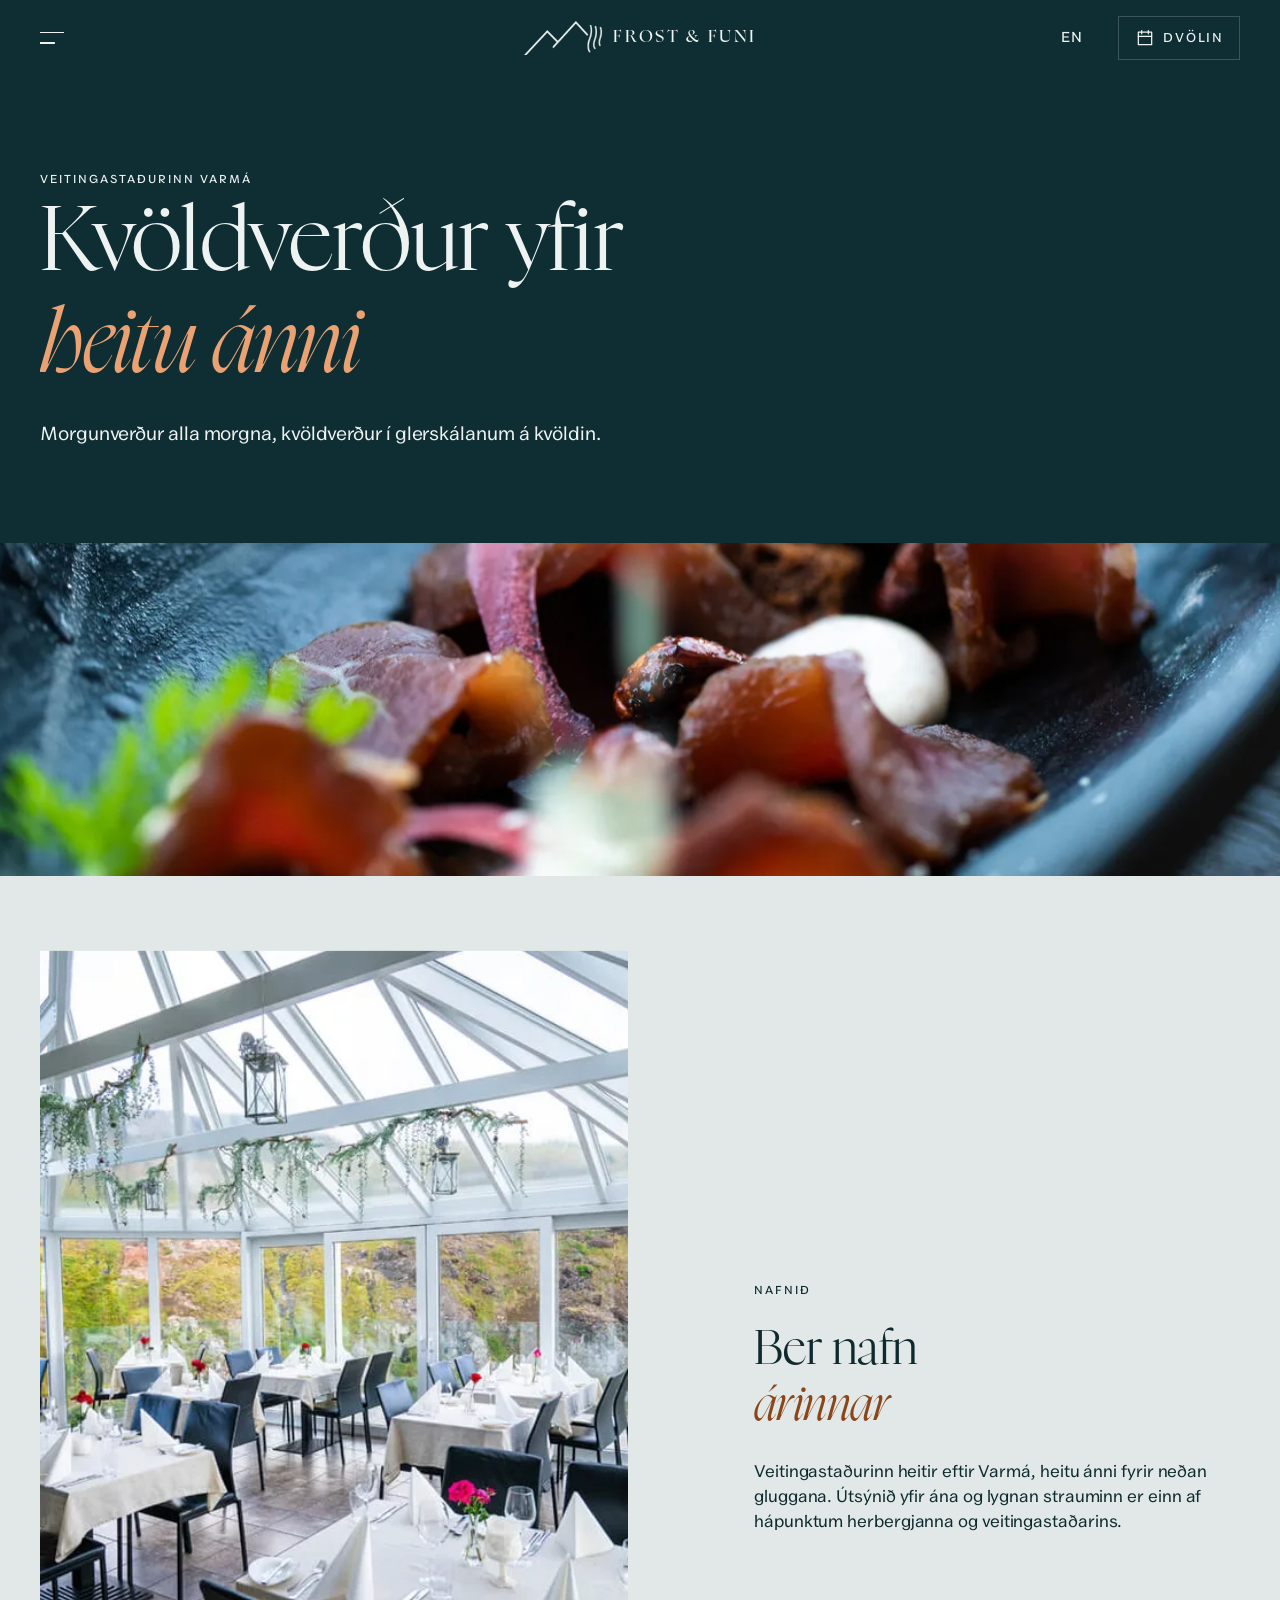
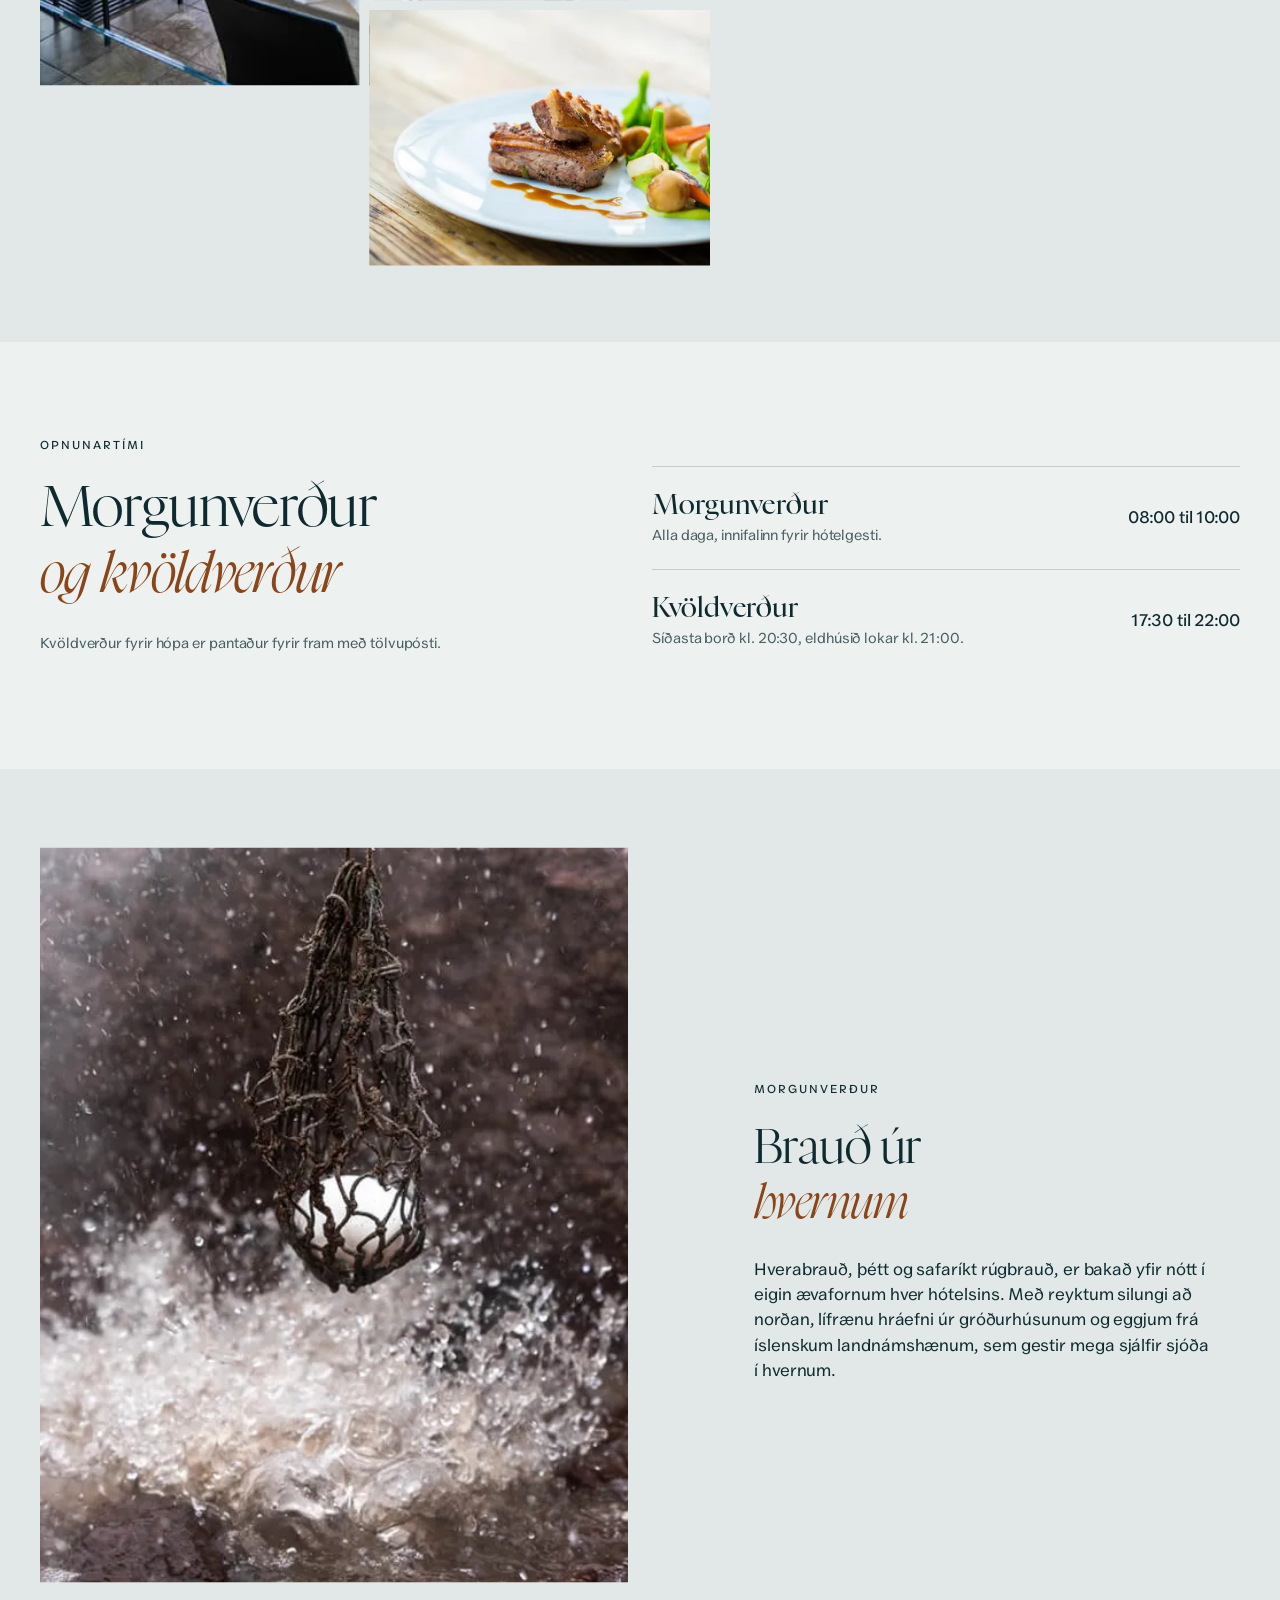
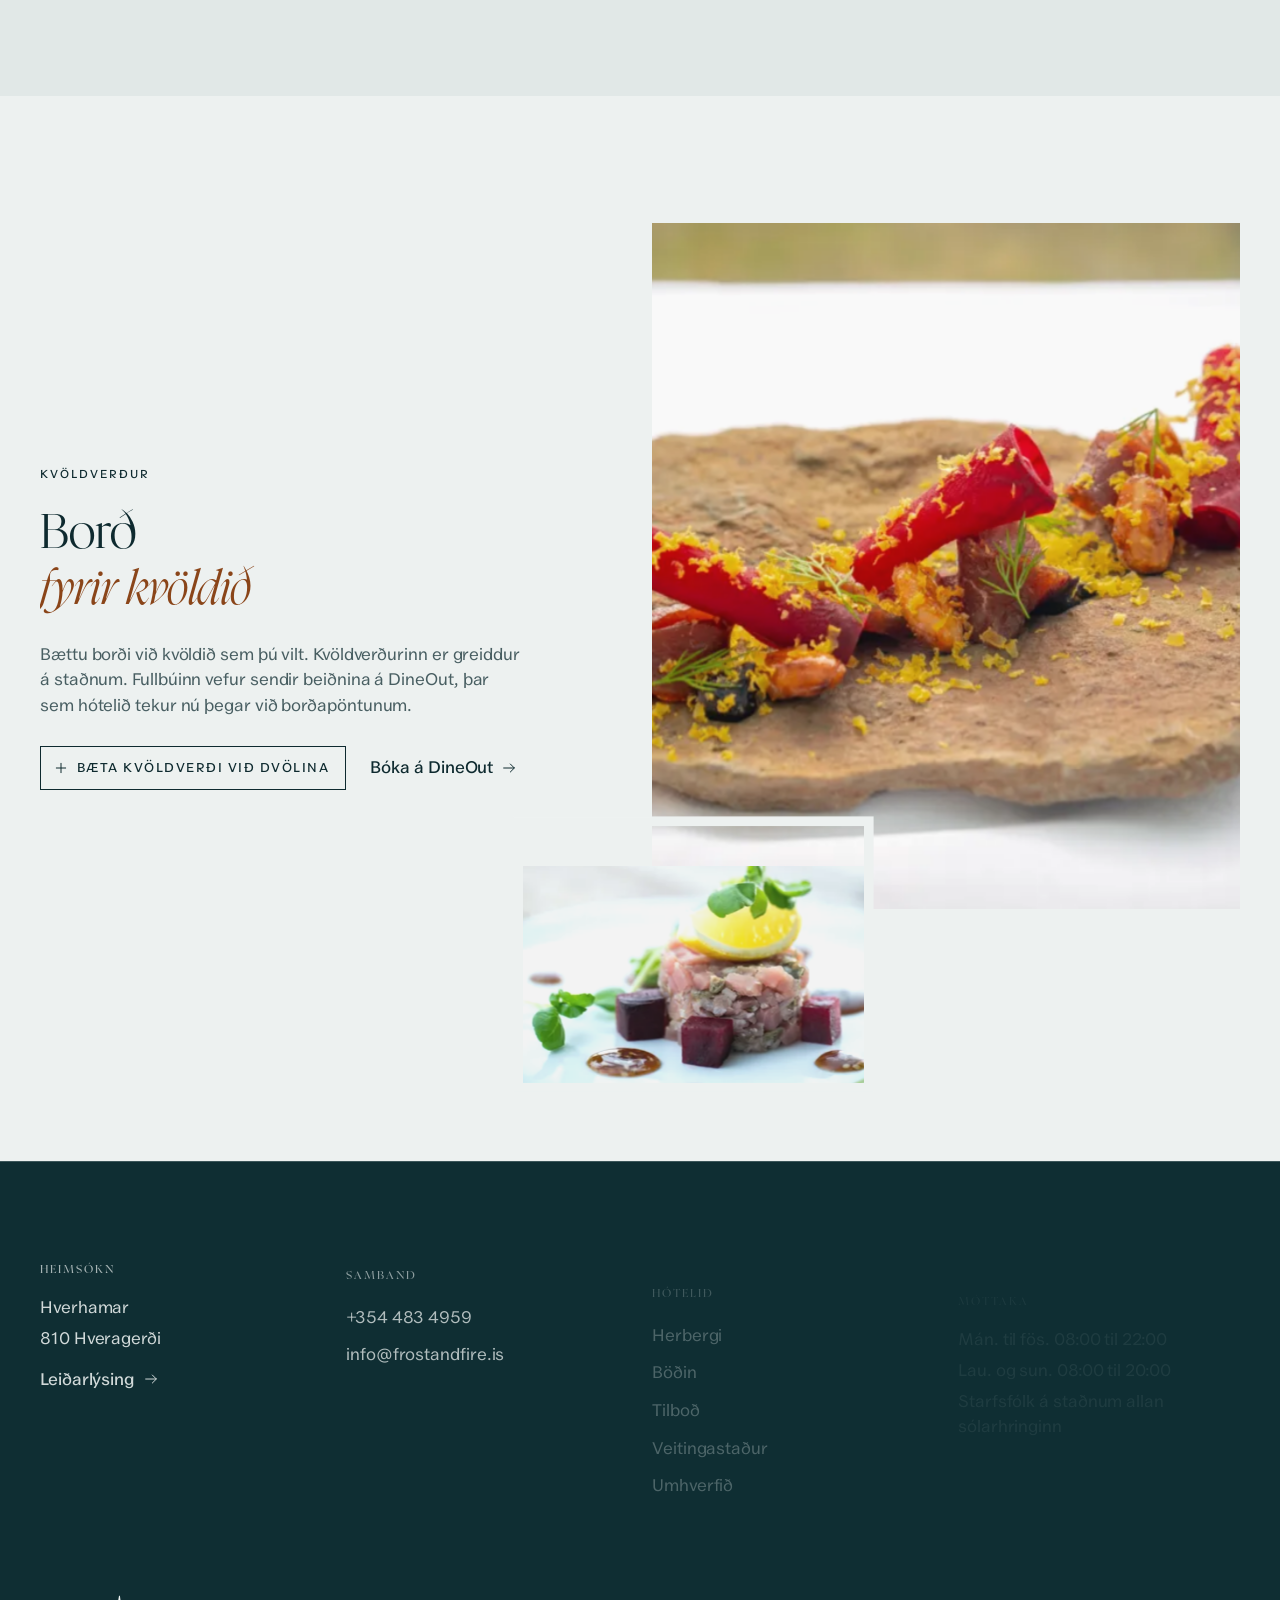
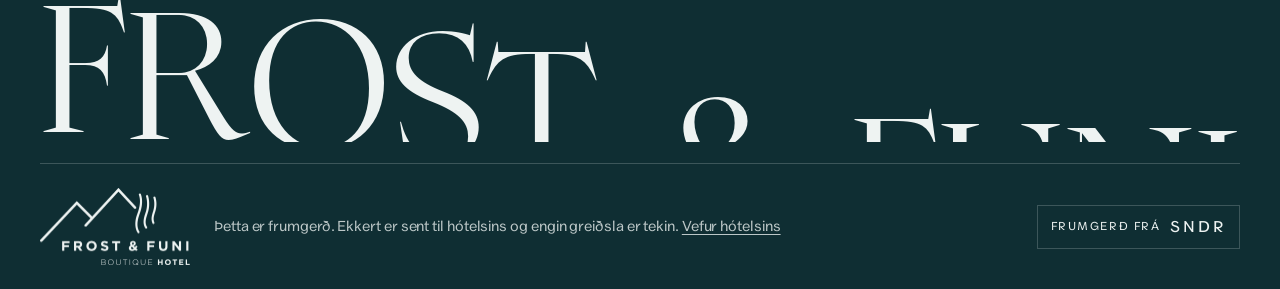
<file: is/veitingastadur/index.html>
<!doctype html><html lang="is"><head><meta charset="utf-8"><meta name="viewport" content="width=device-width, initial-scale=1, viewport-fit=cover"><meta name="robots" content="noindex, nofollow"><meta name="theme-color" content="#EDF1F0"><title>Veitingastaðurinn Varmá | Frost &amp; Funi</title><meta name="description" content="Morgunverður alla morgna, kvöldverður í glerskálanum á kvöldin."><script>/* focus-guard: a focus ring only for people using a keyboard.

   The bug it ends: a menu, drawer or dialog opens and its FIRST link (or the dialog's close button)
   is outlined, as if it were selected. Cause: opening code calls first.focus(), or <dialog>.showModal()
   focuses the first control by itself. When nothing was focused before, the browser decides the ring is
   wanted. Safari never focuses a button on click and a touch tap never does either, so on iPhone,
   iPad and Safari the very first tap paints the ring. Chrome with a mouse hides it, which is why it
   passes the desktop check and then reappears on Sindri's phone.

   How: remember the last input kind on <html data-input="pointer|key"> and let focus-guard.css drop the
   ring while the last input was a pointer. Keyboard users keep every ring. Load before everything else
   (inline in <head>, ~400 bytes), no dependencies. Doc: _tools/focus-guard/README.md */
(function () {
  var root = document.documentElement;
  function set(v) { if (root.getAttribute('data-input') !== v) root.setAttribute('data-input', v); }
  addEventListener('pointerdown', function () { set('pointer'); }, true);
  addEventListener('keydown', function (e) {
    if (e.key === 'Shift' || e.key === 'Control' || e.key === 'Alt' || e.key === 'Meta') return;
    set('key');
  }, true);
})();
</script><link rel="icon" type="image/png" href="../../favicon.png"><link rel="apple-touch-icon" href="../../apple-touch-icon.png"><link rel="alternate" hreflang="en" href="../../restaurant/"><link rel="alternate" hreflang="is" href="../../is/veitingastadur/"><link rel="preload" href="../../assets/fonts/NyghtSerif-Light.woff2" as="font" type="font/woff2" crossorigin><link rel="preload" href="../../assets/fonts/ValleySans-Regular.woff2" as="font" type="font/woff2" crossorigin><link rel="preload" as="image" type="image/webp" imagesrcset="../../assets/img/food-480.webp 480w, ../../assets/img/food-960.webp 960w, ../../assets/img/food-1440.webp 1440w, ../../assets/img/food-1920.webp 1920w" imagesizes="100vw"><link rel="stylesheet" href="../../assets/css/base.css"><link rel="stylesheet" href="../../assets/css/site.css"><link rel="stylesheet" href="../../assets/css/stay.css"><script>window.FF={"lang":"is","locale":"is-IS","dates":{"wd":["sun.","mán.","þri.","mið.","fim.","fös.","lau."],"wdLong":["sunnudagur","mánudagur","þriðjudagur","miðvikudagur","fimmtudagur","föstudagur","laugardagur"],"mo":["jan.","feb.","mars","apr.","maí","júní","júlí","ágúst","sept.","okt.","nóv.","des."],"moLong":["janúar","febrúar","mars","apríl","maí","júní","júlí","ágúst","september","október","nóvember","desember"],"narrow":["M","Þ","M","F","F","L","S"],"dot":"."},"t":{"step1":"Dagsetningar","step2":"Kvöldin","step3":"Yfirlit","s1Title":"Hvenær kemur þú?","s2Title":"Dagarnir þínir á Frosti & Funa","s3Title":"Dvölin þín","pickArrival":"Veldu komudag","to":"til","nights":"Nætur","night":"nótt","guests":"Gestir","guestsShort":"gestir","guestOne":"gestur","room":"Herbergi","roomAny":"Herbergi valið í bókunarvélinni","roomRate":"Verð úr bókunarvélinni","roomRateShort":"Úr bókunarvélinni","engineNote":"Herbergjaverð og framboð koma úr bókunarvél hótelsins. Í þessari frumgerð er ekkert tekið frá.","fewer":"Færri","more":"Fleiri","prevMonth":"Fyrri mánuður","nextMonth":"Næsti mánuður","arrivalDay":"Koma","departureDay":"Brottför","day":"Dagur","addTo":"Bæta við","time":"Tími","sample":"dæmi","taken":"frátekið","forGuests":"Fyrir hve marga?","cancel":"Hætta við","add":"Bæta við","remove":"Fjarlægja","closedShort":"Lokað","includedShort":"Innifalið","inOffer":"Í tilboðinu","pendingNote":"{item} bætist við þegar þú hefur valið dagsetningar.","next1":"Skipuleggja kvöldin","next2":"Yfirlit","pay":"Áfram í bókun","back":"Til baka","itemOne":"atriði","itemMany":"atriði","noItems":"Morgunverður og böð innifalin","offerIncludes":"kvöldverður fyrir tvo, fordrykkur, morgunverður og böð","pickRoomPrice":"Veldu herbergi til að sjá verð","includedLine":"Morgunverður, heitir pottar, laug og gufubað","engineTotal":"Bókað í bókunarvél hótelsins","tablesTotal":"Borð í kvöldverð","handoffNote":"Frumgerð: á fullbúnum vef opnar Áfram bókunarvél hótelsins með þessum dagsetningum og þessu herbergi, og hvert borð fer á DineOut. Ekkert er sent héðan.","doneTitle":"Þetta er frumgerð","doneBody":"Ekkert var sent til hótelsins, ekkert vistað og engin greiðsla tekin. Á fullbúnum vef opnast bókunarvélin hér með dagsetningunum og herberginu, og borðin eru pöntuð á DineOut.","openEngine":"Opna bókunarvélina","openDine":"Varmá á DineOut","startOver":"Byrja aftur","close":"Loka","pickDate":"Veldu dag","free":"Greitt á staðnum","title":"Dvölin þín","soldOut":"Ekki í boði"},"maxGuests":4,"bookUrl":"https://book.frostogfuni.is/","dineUrl":"https://dineout.is/is/varma","rooms":[{"id":"superior","name":"Superior hjónaherbergi","max":2,"meta":"Útsýni yfir ána, king rúm"},{"id":"standard","name":"Standard með útsýni yfir ána","max":2,"meta":"Hjóna eða tveggja manna"},{"id":"garden","name":"Standard með garðútsýni","max":2,"meta":"Hjónarúm, verönd"},{"id":"budget","name":"Budget herbergi","max":2,"meta":"Tvö einbreið, minna"},{"id":"family","name":"Fjölskylduherbergi","max":4,"meta":"Allt að fjórir"}],"extras":[{"id":"dinner","icon":"dinner","name":"Kvöldverður á Varmá","short":"Kvöldverður","note":"Borðapöntun, greitt á staðnum","times":["17:30","18:00","18:30","19:00","19:30","20:00","20:30"],"perPerson":true,"options":[{"id":"table","label":"Kvöldverður á Varmá","price":0}]},{"id":"baths","icon":"spa","name":"Heitir pottar, laug og gufubað","short":"Böðin","times":[],"includedAll":true,"options":[{"id":"in","label":"","price":0}]},{"id":"breakfast","icon":"sun","name":"Morgunverður","short":"Morgunmatur","times":[],"includedAll":true,"morning":true,"options":[{"id":"in","label":"","price":0}]}],"packages":[{"id":"winter","name":"Vetrartilboð","nights":1,"maxGuests":2,"minGuests":2,"dinner":true,"range":{"from":"2026-10-01","to":"2027-04-30","except":["2026-12-24","2026-12-25","2026-12-26","2026-12-31","2027-01-01"]},"rooms":["budget","standard","superior"],"rules":[{"room":"budget","price":51990},{"room":"standard","price":60990},{"room":"superior","price":68990}]}]}</script><script defer src="../../assets/vendor/gsap.min.js"></script><script defer src="../../assets/vendor/ScrollTrigger.min.js"></script><script defer src="../../assets/vendor/CustomEase.min.js"></script><script type="module" src="../../assets/js/main.js"></script></head><body class="page-restaurant"><a class="skip-link" href="#main">Fara í efni</a><header class="site-header has-page-hero">
 <button type="button" class="menu-toggle" aria-controls="menu-panel" aria-expanded="false" aria-haspopup="dialog" aria-label="Valmynd"><span class="burger" aria-hidden="true"><i></i><i></i></span></button>
 <a class="brand" href="../../is/" aria-label="Frost &amp; Funi, forsíða"><span class="brand-mark"><img class="mark-light" src="../../assets/logo/mark.png" width="83" height="36" alt=""><img class="mark-ink" src="../../assets/logo/mark-ink.png" width="83" height="36" alt=""></span><span class="brand-word" translate="no" aria-hidden="true"><i>F</i><i>r</i><i>o</i><i>s</i><i>t</i><i>&nbsp;</i><i>&amp;</i><i>&nbsp;</i><i>F</i><i>u</i><i>n</i><i>i</i></span></a>
 <div class="header-right"><a class="lang" href="../../restaurant/" lang="en" hreflang="en" aria-label="English">EN</a><button type="button" class="btn-stay" data-stay-open aria-haspopup="dialog" aria-controls="stay-dialog"><svg class="icon" viewBox="0 0 24 24" width="20" height="20" fill="none" stroke="currentColor" stroke-width="1.5" stroke-linecap="round" stroke-linejoin="round" aria-hidden="true" ><rect x="4" y="5" width="16" height="15"/><path d="M4 10h16M8 3v4M16 3v4"/></svg><span>Dvölin</span><b data-stay-count hidden></b></button></div>
</header>
<dialog class="menu-panel" id="menu-panel" aria-label="Valmynd" tabindex="-1">
 <div class="menu-curtain menu-curtain--lead" aria-hidden="true"></div><div class="menu-curtain" aria-hidden="true"></div>
 <div class="menu-top"><button type="button" class="menu-close" aria-label="Loka"><span class="burger" aria-hidden="true"><i></i><i></i></span></button><a class="brand" href="../../is/" aria-label="Frost &amp; Funi, forsíða"><span class="brand-mark"><img class="mark-light" src="../../assets/logo/mark.png" width="83" height="36" alt=""><img class="mark-ink" src="../../assets/logo/mark-ink.png" width="83" height="36" alt=""></span><span class="brand-word" translate="no" aria-hidden="true"><i>F</i><i>r</i><i>o</i><i>s</i><i>t</i><i>&nbsp;</i><i>&amp;</i><i>&nbsp;</i><i>F</i><i>u</i><i>n</i><i>i</i></span></a><span></span></div>
 <div class="menu-body">
  <nav aria-label="Aðalvalmynd"><a href="../../is/herbergi/" data-menu="rooms" ><span class="menu-num" aria-hidden="true">01</span><span class="menu-mask"><span class="menu-word">Herbergi</span></span></a><a href="../../is/bodin/" data-menu="wellness" ><span class="menu-num" aria-hidden="true">02</span><span class="menu-mask"><span class="menu-word">Böðin</span></span></a><a href="../../is/tilbod/" data-menu="packages" ><span class="menu-num" aria-hidden="true">03</span><span class="menu-mask"><span class="menu-word">Tilboð</span></span></a><a href="../../is/veitingastadur/" data-menu="restaurant" aria-current="page"><span class="menu-num" aria-hidden="true">04</span><span class="menu-mask"><span class="menu-word">Veitingastaður</span></span></a><a href="../../is/umhverfi/" data-menu="location" ><span class="menu-num" aria-hidden="true">05</span><span class="menu-mask"><span class="menu-word">Umhverfið</span></span></a></nav>
  <div class="menu-photo" aria-hidden="true"><div class="menu-photo-frame"><div class="menu-shot" data-shot="home"><picture><source type="image/webp" srcset="../../assets/img/dusk-480.webp 480w, ../../assets/img/dusk-960.webp 960w" sizes="(max-width:1023px) 1px, 34vw"><img src="../../assets/img/dusk-960.jpg" srcset="../../assets/img/dusk-480.jpg 480w, ../../assets/img/dusk-960.jpg 960w" sizes="(max-width:1023px) 1px, 34vw" width="1000" height="667" alt="" loading="lazy"  decoding="async"></picture></div><div class="menu-shot" data-shot="rooms"><picture><source type="image/webp" srcset="../../assets/img/superior-480.webp 480w, ../../assets/img/superior-960.webp 960w" sizes="(max-width:1023px) 1px, 34vw"><img src="../../assets/img/superior-960.jpg" srcset="../../assets/img/superior-480.jpg 480w, ../../assets/img/superior-960.jpg 960w" sizes="(max-width:1023px) 1px, 34vw" width="1000" height="667" alt="" loading="lazy"  decoding="async"></picture></div><div class="menu-shot" data-shot="wellness"><picture><source type="image/webp" srcset="../../assets/img/hottubs-480.webp 480w, ../../assets/img/hottubs-960.webp 960w" sizes="(max-width:1023px) 1px, 34vw"><img src="../../assets/img/hottubs-960.jpg" srcset="../../assets/img/hottubs-480.jpg 480w, ../../assets/img/hottubs-960.jpg 960w" sizes="(max-width:1023px) 1px, 34vw" width="1000" height="667" alt="" loading="lazy"  decoding="async"></picture></div><div class="menu-shot" data-shot="packages"><picture><source type="image/webp" srcset="../../assets/img/snow-480.webp 480w, ../../assets/img/snow-960.webp 960w" sizes="(max-width:1023px) 1px, 34vw"><img src="../../assets/img/snow-960.jpg" srcset="../../assets/img/snow-480.jpg 480w, ../../assets/img/snow-960.jpg 960w" sizes="(max-width:1023px) 1px, 34vw" width="1000" height="666" alt="" loading="lazy"  decoding="async"></picture></div><div class="menu-shot is-on" data-shot="restaurant"><picture><source type="image/webp" srcset="../../assets/img/conservatory-480.webp 480w, ../../assets/img/conservatory-960.webp 960w" sizes="(max-width:1023px) 1px, 34vw"><img src="../../assets/img/conservatory-960.jpg" srcset="../../assets/img/conservatory-480.jpg 480w, ../../assets/img/conservatory-960.jpg 960w" sizes="(max-width:1023px) 1px, 34vw" width="1000" height="667" alt="" loading="lazy"  decoding="async"></picture></div><div class="menu-shot" data-shot="location"><picture><source type="image/webp" srcset="../../assets/img/steam-480.webp 480w, ../../assets/img/steam-960.webp 960w" sizes="(max-width:1023px) 1px, 34vw"><img src="../../assets/img/steam-960.jpg" srcset="../../assets/img/steam-480.jpg 480w, ../../assets/img/steam-960.jpg 960w" sizes="(max-width:1023px) 1px, 34vw" width="1000" height="667" alt="" loading="lazy"  decoding="async"></picture></div></div></div>
 </div>
 <div class="menu-foot"><p class="small">Hverhamar · 810 Hveragerði</p><a href="tel:+3544834959">+354 483 4959</a><a href="mailto:info@frostandfire.is">info@frostandfire.is</a><a class="lang" href="../../restaurant/" lang="en" hreflang="en" aria-label="English">EN</a></div>
</dialog><main id="main"><section class="page-hero" aria-labelledby="page-title"><div class="wrap page-hero-copy"><p class="eyebrow">Veitingastaðurinn Varmá</p><h1 id="page-title"><span class="line"><span>Kvöldverður yfir</span></span><span class="line"><em>heitu ánni</em></span></h1><p class="lede">Morgunverður alla morgna, kvöldverður í glerskálanum á kvöldin.</p></div><div class="pano" data-sweep><div data-drift="-4,4"><picture><source type="image/webp" srcset="../../assets/img/food-480.webp 480w, ../../assets/img/food-960.webp 960w, ../../assets/img/food-1440.webp 1440w, ../../assets/img/food-1920.webp 1920w" sizes="100vw"><img src="../../assets/img/food-960.jpg" srcset="../../assets/img/food-480.jpg 480w, ../../assets/img/food-960.jpg 960w, ../../assets/img/food-1440.jpg 1440w, ../../assets/img/food-1920.jpg 1920w" sizes="100vw" width="1920" height="500" alt="Forréttur á veitingastaðnum Varmá" loading="eager" fetchpriority="high" decoding="async"></picture></div></div></section>
<section class="tint pad"><div class="wrap split">
 <div class="collage" data-sweep><div class="collage-large" data-drift="-3,3"><div class="photo-frame "><picture><source type="image/webp" srcset="../../assets/img/conservatory-480.webp 480w, ../../assets/img/conservatory-960.webp 960w" sizes="(max-width:767px) 90vw, 47vw"><img src="../../assets/img/conservatory-960.jpg" srcset="../../assets/img/conservatory-480.jpg 480w, ../../assets/img/conservatory-960.jpg 960w" sizes="(max-width:767px) 90vw, 47vw" width="1000" height="667" alt="Glerskálinn á Varmá" loading="lazy"  decoding="async"></picture></div></div><div class="collage-small" data-drift="8,-8"><div class="photo-frame "><picture><source type="image/webp" srcset="../../assets/img/lamb-480.webp 480w, ../../assets/img/lamb-960.webp 960w" sizes="(max-width:767px) 56vw, 26vw"><img src="../../assets/img/lamb-960.jpg" srcset="../../assets/img/lamb-480.jpg 480w, ../../assets/img/lamb-960.jpg 960w" sizes="(max-width:767px) 56vw, 26vw" width="1000" height="667" alt="Lambakjöt með grænmeti á Varmá" loading="lazy"  decoding="async"></picture></div></div></div>
 <div class="split-copy"><div class="reveal "><div data-rise><p class="eyebrow">Nafnið</p></div></div><h2 data-heading ><span class="line"><span>Ber nafn</span></span><span class="line"><em>árinnar</em></span></h2><div class="reveal "><div data-rise><p>Veitingastaðurinn heitir eftir Varmá, heitu ánni fyrir neðan gluggana. Útsýnið yfir ána og lygnan strauminn er einn af hápunktum herbergjanna og veitingastaðarins.</p></div></div></div>
</div></section>
<section class="pad"><div class="wrap included-grid"><div class="section-head"><div class="reveal "><div data-rise><p class="eyebrow">Opnunartími</p></div></div><h2 data-heading ><span class="line"><span>Morgunverður</span></span><span class="line"><em>og kvöldverður</em></span></h2><div class="reveal "><div data-rise><p class="small muted">Kvöldverður fyrir hópa er pantaður fyrir fram með tölvupósti.</p></div></div></div>
 <ul class="rows rows--big" data-rows><li class="row"><span class="row-rule" aria-hidden="true"></span><span class="row-title">Morgunverður<small class="muted">Alla daga, innifalinn fyrir hótelgesti.</small></span><b class="row-price">08:00 til 10:00</b></li><li class="row"><span class="row-rule" aria-hidden="true"></span><span class="row-title">Kvöldverður<small class="muted">Síðasta borð kl. 20:30, eldhúsið lokar kl. 21:00.</small></span><b class="row-price">17:30 til 22:00</b></li></ul></div></section>
<section class="tint pad" id="breakfast"><div class="wrap split">
 <div class="split-media" data-sweep><div data-drift="-3,3"><div class="photo-frame "><picture><source type="image/webp" srcset="../../assets/img/egg-480.webp 480w, ../../assets/img/egg-960.webp 960w" sizes="(max-width:767px) 90vw, 47vw"><img src="../../assets/img/egg-960.jpg" srcset="../../assets/img/egg-480.jpg 480w, ../../assets/img/egg-960.jpg 960w" sizes="(max-width:767px) 90vw, 47vw" width="1000" height="667" alt="Egg í netpoka yfir sjóðandi hveravatni" loading="lazy"  decoding="async"></picture></div></div></div>
 <div class="split-copy"><div class="reveal "><div data-rise><p class="eyebrow">Morgunverður</p></div></div><h2 data-heading ><span class="line"><span>Brauð úr</span></span><span class="line"><em>hvernum</em></span></h2><div class="reveal "><div data-rise><p>Hverabrauð, þétt og safaríkt rúgbrauð, er bakað yfir nótt í eigin ævafornum hver hótelsins. Með reyktum silungi að norðan, lífrænu hráefni úr gróðurhúsunum og eggjum frá íslenskum landnámshænum, sem gestir mega sjálfir sjóða í hvernum.</p></div></div></div>
</div></section>
<section class="pad" id="dinner"><div class="wrap split split--flip">
 <div class="split-copy"><div class="reveal "><div data-rise><p class="eyebrow">Kvöldverður</p></div></div><h2 data-heading ><span class="line"><span>Borð</span></span><span class="line"><em>fyrir kvöldið</em></span></h2><div class="reveal "><div data-rise><p class="muted">Bættu borði við kvöldið sem þú vilt. Kvöldverðurinn er greiddur á staðnum. Fullbúinn vefur sendir beiðnina á DineOut, þar sem hótelið tekur nú þegar við borðapöntunum.</p></div></div><div class="reveal "><div data-rise><div class="actions"><button type="button" class="btn-add " data-stay-open aria-haspopup="dialog" aria-controls="stay-dialog" data-stay-add="dinner"><svg class="icon" viewBox="0 0 24 24" width="20" height="20" fill="none" stroke="currentColor" stroke-width="1.5" stroke-linecap="round" stroke-linejoin="round" aria-hidden="true" ><path d="M12 5v14M5 12h14"/></svg><span>Bæta kvöldverði við dvölina</span></button><a class="btn-text " href="https://dineout.is/is/varma" target="_blank" rel="noopener">Bóka á DineOut<svg class="icon" viewBox="0 0 24 24" width="20" height="20" fill="none" stroke="currentColor" stroke-width="1.5" stroke-linecap="round" stroke-linejoin="round" aria-hidden="true" ><path d="M4 12h16M14 6l6 6-6 6"/></svg></a></div></div></div></div>
 <div class="collage collage--right" data-sweep><div class="collage-large" data-drift="-3,3"><div class="photo-frame "><picture><source type="image/webp" srcset="../../assets/img/dinner-480.webp 480w, ../../assets/img/dinner-960.webp 960w, ../../assets/img/dinner-1440.webp 1440w, ../../assets/img/dinner-2160.webp 2160w, ../../assets/img/dinner-5701.webp 5701w" sizes="(max-width:767px) 90vw, 47vw"><img src="../../assets/img/dinner-960.jpg" srcset="../../assets/img/dinner-480.jpg 480w, ../../assets/img/dinner-960.jpg 960w, ../../assets/img/dinner-1440.jpg 1440w, ../../assets/img/dinner-2160.jpg 2160w, ../../assets/img/dinner-5701.jpg 5701w" sizes="(max-width:767px) 90vw, 47vw" width="5701" height="3801" alt="Aðalréttur á Varmá" loading="lazy"  decoding="async"></picture></div></div><div class="collage-small" data-drift="8,-8"><div class="photo-frame "><picture><source type="image/webp" srcset="../../assets/img/dish-480.webp 480w, ../../assets/img/dish-960.webp 960w" sizes="(max-width:767px) 56vw, 26vw"><img src="../../assets/img/dish-960.jpg" srcset="../../assets/img/dish-480.jpg 480w, ../../assets/img/dish-960.jpg 960w" sizes="(max-width:767px) 56vw, 26vw" width="1000" height="667" alt="Eftirréttur á Varmá" loading="lazy"  decoding="async"></picture></div></div></div>
</div></section></main><footer class="site-footer"><div class="wrap">
 <div class="footer-columns" data-cards>
  <div class="footer-column"><h2 class="eyebrow">Heimsókn</h2><p>Hverhamar</p><p>810 Hveragerði</p><a class="btn-text" href="https://www.google.com/maps/search/?api=1&amp;query=Frost+and+Fire+Hotel+Hveragerdi" target="_blank" rel="noopener">Leiðarlýsing<svg class="icon" viewBox="0 0 24 24" width="20" height="20" fill="none" stroke="currentColor" stroke-width="1.5" stroke-linecap="round" stroke-linejoin="round" aria-hidden="true" ><path d="M4 12h16M14 6l6 6-6 6"/></svg></a></div>
  <div class="footer-column"><h2 class="eyebrow">Samband</h2><a href="tel:+3544834959">+354 483 4959</a><a href="mailto:info@frostandfire.is">info@frostandfire.is</a></div>
  <nav class="footer-column" aria-label="Hótelið"><h2 class="eyebrow">Hótelið</h2><a href="../../is/herbergi/">Herbergi</a><a href="../../is/bodin/">Böðin</a><a href="../../is/tilbod/">Tilboð</a><a href="../../is/veitingastadur/">Veitingastaður</a><a href="../../is/umhverfi/">Umhverfið</a></nav>
  <div class="footer-column"><h2 class="eyebrow">Móttaka</h2><p>Mán. til fös. 08:00 til 22:00</p><p>Lau. og sun. 08:00 til 20:00</p><p>Starfsfólk á staðnum allan sólarhringinn</p></div>
 </div>
 <div class="footer-wordmark" role="img" aria-label="Frost &amp; Funi"><span class="fit-line fit-wide" aria-hidden="true"><span>F</span><span>R</span><span>O</span><span>S</span><span>T</span><span class="sp">&nbsp;</span><span>&</span><span class="sp">&nbsp;</span><span>F</span><span>U</span><span>N</span><span>I</span></span><span class="fit-line fit-narrow" aria-hidden="true"><span>F</span><span>R</span><span>O</span><span>S</span><span>T</span></span><span class="fit-line fit-narrow" aria-hidden="true"><span>&</span><span class="sp">&nbsp;</span><span>F</span><span>U</span><span>N</span><span>I</span></span></div>
 <div class="footer-legal small"><img class="footer-logo" src="../../assets/logo/full-is.png" width="600" height="311" alt="Frost &amp; Funi Boutique Hotel" loading="lazy"><p class="proto-note">Þetta er frumgerð. Ekkert er sent til hótelsins og engin greiðsla er tekin. <a class="plain-link" href="https://frostandfire.is" target="_blank" rel="noopener">Vefur hótelsins</a></p><a class="sndr-badge" href="https://sndrstudio.is" target="_blank" rel="noopener" aria-label="Frumgerð frá SNDR Studio"><span>Frumgerð frá</span><b>SNDR</b></a></div>
</div></footer><dialog class="stay-dialog" id="stay-dialog" aria-labelledby="stay-title" tabindex="-1">
 <div class="sheet-backdrop" aria-hidden="true"></div>
 <div class="stay-sheet on-steam" tabindex="-1" data-lenis-prevent>
  <div class="stay-top"><p class="eyebrow">Dvölin þín</p><ol class="stay-steps"></ol><button type="button" class="stay-close icon-btn" aria-label="Loka"><svg class="icon" viewBox="0 0 24 24" width="20" height="20" fill="none" stroke="currentColor" stroke-width="1.5" stroke-linecap="round" stroke-linejoin="round" aria-hidden="true" ><path d="M6 6l12 12M18 6L6 18"/></svg></button></div>
  <div class="stay-body"></div>
  <div class="stay-foot"></div>
 </div>
</dialog></body></html>
</file>
<file: assets/css/base.css>
@font-face{font-family:Nyght;src:url('../fonts/NyghtSerif-Light.woff2') format('woff2');font-weight:300;font-style:normal;font-display:swap}
@font-face{font-family:Nyght;src:url('../fonts/NyghtSerif-LightItalic.woff2') format('woff2');font-weight:300;font-style:italic;font-display:swap}
@font-face{font-family:Nyght;src:url('../fonts/NyghtSerif-Regular.woff2') format('woff2');font-weight:400;font-style:normal;font-display:swap}
@font-face{font-family:Valley;src:url('../fonts/ValleySans-Regular.woff2') format('woff2');font-weight:400;font-display:swap}
@font-face{font-family:Valley;src:url('../fonts/ValleySans-Medium.woff2') format('woff2');font-weight:500;font-display:swap}
/* Frost & Fire: frost ground first, deep Varmá river bands, geothermal clay as the one warm accent (sampled from the hotel's own aerial of the hot springs). */
:root{
 --ground:#EDF1F0;--ground-2:#E1E8E7;--ground-3:#D2DCDB;--fg:#0E2A2F;--fg-2:rgba(14,42,47,.74);
 --band:#0F2E33;--band-2:#133840;--band-fg:#EEF3F2;--band-fg-2:rgba(238,243,242,.76);
 --accent:#8A4519;--accent-fill:#DE8F57;--band-accent:#EBA273;--river:#0F2E33;--mist:#EEF3F2;
 --line-fg:rgba(14,42,47,.18);--line-band:rgba(238,243,242,.2);
 --serif:Nyght,Georgia,serif;--sans:Valley,Arial,sans-serif;
 --display:10vw;--h1:clamp(2.6rem,5.6vw,5.1rem);--h2:clamp(2.2rem,4.4vw,4rem);--h3:1.7rem;--h4:1.25rem;--body:1.02rem;--small:.875rem;--eyebrow:.7rem;--button:.78rem;
 --s-xs:.8rem;--s-sm:1.75rem;--s-md:6rem;--s-lg:10rem;--pad:1.5rem;--gutter:1.5rem;--outer:2.5rem;--max:1600px;--measure:34em;--header:76px;--touch:44px;--sheet-w:620px;
 --ease-house:cubic-bezier(.625,.05,0,1);--ease-steam:cubic-bezier(.22,.61,.36,1);--dur-ui:.7s;--dur-fast:.3s;--dur-press:.15s;--letter-delay:.012s;
}
/* Deep scope: photo areas, river bands, the menu and the footer read light on dark. */
.hero,.page-hero,.menu-panel,.site-footer,.site-header:not(.is-solid),.starter-band--deep{--ground:#0F2E33;--ground-2:#133840;--ground-3:#1B4650;--fg:#EEF3F2;--fg-2:rgba(238,243,242,.78);--accent:#EBA273;--line-fg:rgba(238,243,242,.2);color:var(--fg)}
@media(max-width:1023px){:root{--outer:1.25rem}}
@media(max-width:767px){:root{--s-md:3.75rem;--s-lg:5.5rem;--header:60px;--display:15vw;--h3:1.45rem;--body:1rem}}
*{box-sizing:border-box}
html{color-scheme:light;background:var(--ground);scroll-padding-top:var(--header);-webkit-text-size-adjust:100%}
body{margin:0;background:var(--ground);color:var(--fg);font-family:var(--sans);font-size:var(--body);line-height:1.55;letter-spacing:-.005em;overflow-x:clip;overscroll-behavior-x:none}
h1,h2,h3,h4,p,figure,dl,dd,ul,ol{margin:0}ul,ol{padding:0;list-style:none}
h1,h2,h3{font-family:var(--serif);font-weight:300}
h1{font-size:var(--h1);line-height:1;letter-spacing:-.015em}
h2{font-size:var(--h2);line-height:1.04;letter-spacing:-.012em}
h3{font-size:var(--h3);font-weight:400;line-height:1.15}
h4{font:500 var(--h4)/1.25 var(--sans)}
em{font-family:var(--serif);font-weight:300;font-style:italic;color:var(--accent)}
.on-steam em{color:var(--band-accent)}
p{max-width:var(--measure);text-wrap:pretty}
a{color:inherit;text-decoration:none}
button{font:inherit;color:inherit;cursor:pointer;background:none;padding:0}
:where(button,input,select){appearance:none;border:0;border-radius:0}
button,a{-webkit-tap-highlight-color:transparent}
img{display:block;width:100%;height:100%;object-fit:cover}picture{display:block;width:100%;height:100%}
svg{display:block}
[hidden]{display:none!important}
:focus-visible{outline:2px solid var(--fg);outline-offset:3px}
.on-steam :focus-visible{outline-color:var(--band-fg)}
dialog:focus{outline:none}
::selection{background:var(--accent-fill);color:var(--river)}
.wrap{width:calc(100% - var(--outer)*2);max-width:var(--max);margin-inline:auto}
.on-steam{background:var(--band);color:var(--band-fg)}
.on-steam-2{background:var(--band-2)}
.eyebrow{font-size:var(--eyebrow);font-weight:500;letter-spacing:.18em;line-height:1.25;text-transform:uppercase}
.small{font-size:var(--small);line-height:1.45}
.muted{color:var(--fg-2)}.on-steam .muted{color:var(--band-fg-2)}
.line{display:block;overflow:hidden;padding-block:.14em;margin-block:-.14em}.line>span,.line>em{display:block}
.skip-link{position:fixed;top:0;left:var(--outer);z-index:100;background:var(--fg);color:var(--band-fg);padding:var(--s-xs);transform:translateY(-110%)}.skip-link:focus{transform:none}
.sr-only{position:absolute;width:1px;height:1px;padding:0;margin:-1px;overflow:hidden;clip:rect(0,0,0,0);white-space:nowrap;border:0}
/* focus-guard.css: pairs with focus-guard.js. No ring after a tap or a click; every ring for the keyboard. */
html[data-input="pointer"] :focus-visible:not(input):not(textarea):not(select):not([contenteditable="true"]){outline:none}
[tabindex="-1"]:focus{outline:none}
button,.btn-primary{touch-action:manipulation;user-select:none;-webkit-user-select:none}
</file>
<file: assets/css/site.css>
/* Frost & Fire: layout and components on the Basalt stay builder base (Lorünser structure), re-skinned: frost ground, river bands, clay accent. */
.h1{font-size:var(--h1);line-height:1;letter-spacing:-.015em}
.icon{flex:none}
/* ---------- header ---------- */
.site-header{position:fixed;inset:0 0 auto;z-index:30;height:var(--header);display:grid;grid-template-columns:1fr auto 1fr;align-items:center;gap:var(--pad);padding-inline:var(--outer);color:var(--fg);border-bottom:1px solid transparent;transition:background-color .4s var(--ease-house),border-color .4s var(--ease-house)}
.site-header.is-solid{background:rgba(237,241,240,.9);-webkit-backdrop-filter:blur(14px);backdrop-filter:blur(14px);border-color:var(--line-fg)}
.brand{display:inline-flex;align-items:center;gap:.7rem;font:400 1.05rem/1 var(--serif);letter-spacing:.14em;text-transform:uppercase;white-space:nowrap;min-height:var(--touch)}
.brand-mark{position:relative;display:block;flex:none}.brand-mark img{width:auto;height:34px}.brand-mark .mark-ink{position:absolute;inset:0;opacity:0;transition:opacity .4s var(--ease-house)}.site-header.is-solid .brand-mark .mark-ink{opacity:1}.site-header.is-solid .brand-mark .mark-light{opacity:0}.brand-mark .mark-light{transition:opacity .4s var(--ease-house)}
.header-right{display:flex;align-items:center;justify-content:flex-end;gap:var(--pad)}
.lang{font-size:var(--small);font-weight:500;letter-spacing:.12em;min-width:var(--touch);min-height:var(--touch);display:inline-flex;align-items:center;justify-content:center}
.btn-stay{position:relative;display:inline-flex;align-items:center;gap:.55rem;min-height:var(--touch);padding:.55rem .95rem;border:1px solid var(--line-fg);font-size:var(--button);font-weight:500;letter-spacing:.14em;text-transform:uppercase;white-space:nowrap;transition:background-color var(--dur-fast) var(--ease-house),color var(--dur-fast) var(--ease-house),border-color var(--dur-fast) var(--ease-house),transform var(--dur-press) var(--ease-house)}
.btn-stay b{display:inline-grid;place-items:center;min-width:1.35rem;height:1.35rem;padding-inline:.3rem;border-radius:1rem;background:var(--accent-fill);color:var(--river);font-size:.72rem;letter-spacing:0}
.btn-stay:active{transform:scale(.97)}
.burger{position:relative;display:block;width:24px;height:12px}
.burger i:first-child{top:0}.burger i:last-child{top:10.5px}
/* ---------- menu panel ---------- */
.menu-panel,.stay-dialog{border:0;padding:0;margin:0;max-width:none;max-height:none;width:100%;height:100dvh;position:fixed;inset:0;background:transparent;color:var(--fg);overflow:hidden}
.menu-panel::backdrop,.stay-dialog::backdrop{background:transparent}
.menu-panel:not([open]),.stay-dialog:not([open]){display:none}
.icon-btn{display:inline-grid;place-items:center;width:var(--touch);height:var(--touch);flex:none;transition:background-color var(--dur-fast) var(--ease-house),transform var(--dur-press) var(--ease-house)}
.icon-btn:active{transform:scale(.92)}.icon-btn[disabled]{opacity:.3;cursor:default}
/* ---------- buttons ---------- */
.btn-primary{position:relative;display:inline-flex;align-items:center;justify-content:center;min-height:3.25rem;padding:1.05rem 1.6rem;background:var(--fg);color:var(--ground);font-size:var(--button);font-weight:500;letter-spacing:.14em;line-height:1.2;text-transform:uppercase;white-space:nowrap;isolation:isolate;transition:color var(--dur-ui) var(--ease-house),transform var(--dur-press) var(--ease-house)}
.btn-primary::before{content:'';position:absolute;inset:100% 0 0;background:var(--ground-3);z-index:-1;transition:inset var(--dur-ui) var(--ease-house)}
.btn-primary--accent{background:var(--accent-fill);color:var(--river)}.btn-primary--accent::before{background:var(--fg)}
.on-steam .btn-primary{background:var(--band-fg);color:var(--fg)}.on-steam .btn-primary::before{background:var(--band-accent)}
.btn-label{display:flex;overflow:hidden}.btn-letter{position:relative;display:block;white-space:pre;transition:transform var(--dur-ui) var(--ease-house);transition-delay:calc(var(--i)*var(--letter-delay))}.btn-letter::after{content:attr(data-char);position:absolute;top:100%;left:0}
.btn-primary:active{transform:scale(.98)}
.btn-text{display:inline-flex;align-items:center;gap:.5rem;position:relative;min-height:var(--touch);font-weight:500}
.btn-text::after{content:'';position:absolute;left:0;right:0;bottom:.55rem;height:1px;background:currentColor;transform:scaleX(0);transform-origin:right;transition:transform var(--dur-ui) var(--ease-house)}
.btn-text .icon{width:16px;height:16px;transition:transform var(--dur-ui) var(--ease-house)}
.btn-add{display:inline-flex;align-items:center;gap:.5rem;min-height:var(--touch);padding:.6rem 1rem .6rem .75rem;border:1px solid currentColor;font-size:var(--button);font-weight:500;letter-spacing:.12em;text-transform:uppercase;white-space:nowrap;transition:background-color var(--dur-fast) var(--ease-house),color var(--dur-fast) var(--ease-house),border-color var(--dur-fast) var(--ease-house),transform var(--dur-press) var(--ease-house)}
.btn-add .icon{width:16px;height:16px;transition:transform var(--dur-ui) var(--ease-house)}
.btn-add:active{transform:scale(.97)}
@media(hover:hover) and (pointer:fine){
 .btn-primary:hover{color:var(--fg)}.btn-primary--accent:hover{color:var(--ground)}.btn-primary:hover::before{inset:0}.btn-primary:hover .btn-letter{transform:translateY(-100%)}
 .btn-text:hover::after{transform:scaleX(1);transform-origin:left}.btn-text:hover .icon{transform:translateX(4px)}
 .btn-add:hover{background:var(--fg);color:var(--ground);border-color:var(--fg)}.on-steam .btn-add:hover{background:var(--band-fg);color:var(--fg);border-color:var(--band-fg)}.btn-add:hover .icon{transform:rotate(90deg)}
 .btn-stay:hover{background:var(--fg);color:var(--ground);border-color:var(--fg)}
 .icon-btn:hover:not([disabled]){background:rgba(14,42,47,.08)}
 .card-media:hover img,.card:hover .card-media img{transform:scale(1.04)}
 .lang:hover{color:var(--accent)}
}
.btn-primary:focus-visible{color:var(--fg)}.btn-primary--accent:focus-visible{color:var(--ground)}.btn-primary:focus-visible::before{inset:0}.btn-text:focus-visible::after{transform:scaleX(1);transform-origin:left}
@media(hover:none),(pointer:coarse){.btn-text::after{transform:none;opacity:.5}}
/* ---------- hero ---------- */
.hero{position:relative;height:100svh;min-height:640px;overflow:hidden;background:var(--ground)}
.hero-drift{position:absolute;inset:0 0 -10%}.hero-photo{width:100%;height:100%}.hero-photo img{object-position:50% 70%}
.hero-shade{position:absolute;inset:0;pointer-events:none;background:linear-gradient(rgba(9,33,38,.5),transparent 32%),linear-gradient(transparent 52%,rgba(9,33,38,.82))}
.hero-intro{position:absolute;top:calc(var(--header) + var(--pad));left:var(--outer);max-width:24rem}
.hero-intro .eyebrow{margin-bottom:var(--s-xs)}.hero-line{font-size:1.1rem;line-height:1.45}
.hero-thumb{position:absolute;top:calc(var(--header) + var(--pad));right:var(--outer);width:220px}
.hero-thumb picture{height:140px;overflow:hidden}.hero-thumb img{transition:transform var(--dur-ui) var(--ease-house)}
.hero-thumb .eyebrow{display:flex;align-items:center;justify-content:space-between;margin-top:var(--s-xs)}.hero-thumb .icon{width:14px;height:14px}
.wordmark-drift{position:absolute;left:var(--outer);right:var(--outer);bottom:calc(var(--outer) - .6vw)}
.wordmark,.footer-wordmark{font-family:var(--serif);font-weight:300;line-height:.86;letter-spacing:0;white-space:nowrap}
.fit-line{display:flex;justify-content:space-between;overflow:hidden;padding-block:.08em;margin-block:-.04em;font-size:8.6vw}
.fit-line>span{display:inline-block}.fit-line .sp{width:.34em;flex:none}
.fit-narrow{display:none;font-size:17vw}
.hero-cta{position:absolute;right:var(--outer);bottom:calc(var(--outer) + 15.5vw + var(--pad))}
/* ---------- starter band ---------- */
.starter-band{background:var(--ground);padding-block:var(--pad) var(--s-sm)}
.starter{display:grid;grid-template-columns:1.3fr 1fr 1fr auto;border:1px solid var(--line-fg);background:var(--ground-2)}
.starter-cell{display:flex;flex-direction:column;justify-content:center;gap:.5rem;padding:1.1rem var(--pad);min-height:5.5rem;text-align:left;border-right:1px solid var(--line-fg)}
.starter-cell .eyebrow{display:flex;align-items:center;gap:.5rem;color:var(--fg-2)}.starter-cell .eyebrow .icon{width:16px;height:16px}
.starter-date b{font:300 1.6rem/1.1 var(--serif)}
.starter-date{transition:background-color var(--dur-fast) var(--ease-house)}
.starter-go{border-right:0;padding:0;align-items:stretch}.starter-go .btn-primary{height:100%;min-width:15rem}
.starter-note{margin-top:var(--s-xs)}
.stepper{display:inline-flex;align-items:center;gap:.4rem}
.stepper output{min-width:2.2rem;text-align:center;font:300 1.6rem/1 var(--serif);font-variant-numeric:tabular-nums}
.step-btn{display:inline-grid;place-items:center;width:var(--touch);height:var(--touch);border:1px solid var(--line-fg);border-radius:50%;transition:background-color var(--dur-fast) var(--ease-house),color var(--dur-fast) var(--ease-house),transform var(--dur-press) var(--ease-house)}
.step-btn .icon{width:16px;height:16px}.step-btn:active{transform:scale(.9)}.step-btn[disabled]{opacity:.3;cursor:default}
@media(hover:hover) and (pointer:fine){.step-btn:hover:not([disabled]){background:var(--fg);color:var(--ground)}.starter-date:hover{background:var(--ground-3)}.hero-thumb:hover img{transform:scale(1.05)}}
/* ---------- shared section pieces ---------- */
section{position:relative}
.pad,.extras,.rooms,.dining,.included,.packages-home,.room-list{padding-block:var(--s-md)}
.intro{padding-block:var(--s-lg) var(--s-md)}
.section-head{max-width:64rem;margin-bottom:var(--s-md)}.section-head h2{margin-block:var(--s-sm)}.section-head .head-photo{margin-top:var(--s-sm);aspect-ratio:4/3}
.section-foot{display:flex;justify-content:space-between;align-items:center;gap:var(--pad);margin-top:var(--s-md);padding-top:var(--s-sm);border-top:1px solid var(--line-band)}
.actions{display:flex;flex-wrap:wrap;align-items:center;gap:var(--s-xs) var(--pad);margin-top:var(--s-sm)}
.photo-frame{width:100%;height:100%;overflow:hidden}
.reveal{position:relative}
.intro-grid,.split,.included-grid{display:grid;grid-template-columns:repeat(12,minmax(0,1fr));gap:var(--gutter);align-items:start}
.intro-copy{grid-column:1/7;padding-right:var(--pad)}.intro-copy h2{margin-block:var(--s-sm)}
.facts{display:grid;grid-template-columns:repeat(2,minmax(0,1fr));gap:var(--s-sm) var(--pad);margin-top:var(--s-md)}
.facts dt{font:300 3.4rem/1 var(--serif);white-space:nowrap;margin-bottom:var(--s-xs)}.facts dd{font-size:var(--small);color:var(--fg-2);max-width:14em}
.collage{grid-column:7/13;position:relative}
.collage-large{aspect-ratio:4/5}.collage-small{position:relative;width:58%;aspect-ratio:4/3;margin-top:-20%;margin-left:-22%;z-index:2;box-shadow:0 0 0 .6rem var(--sbg,var(--ground))}

.split-media{grid-column:1/7;aspect-ratio:4/5}.split-media>div{height:100%}.split-copy{grid-column:8/13;align-self:center}.split-copy h2{margin-block:var(--s-sm)}
.split .collage{grid-column:1/7;margin-left:0}.split .collage .collage-small{margin-left:auto;margin-right:-14%}
.split--flip .split-copy{grid-column:1/6;grid-row:1}.split--flip .split-media,.split--flip .collage{grid-column:7/13;grid-row:1}.split--flip .collage .collage-small{margin-left:-22%;margin-right:0}
.included-grid .section-head{grid-column:1/6;margin-bottom:0;position:sticky;top:calc(var(--header) + var(--pad))}.included-grid .rows{grid-column:7/13}
.two-col{display:grid;grid-template-columns:1fr 1fr;gap:var(--s-md)}.two-col h2{margin-block:var(--s-sm)}
.h3big{font-size:clamp(1.9rem,3.2vw,2.8rem)}h2.h3{font-size:var(--h3)}
.price-line{margin-top:var(--s-sm)}.price-line b{font:300 2.2rem/1 var(--serif)}
.list-label{margin-top:var(--s-sm);color:var(--fg-2)}.on-steam .list-label{color:var(--band-fg-2)}
/* ---------- cards ---------- */
.card-grid{display:grid;gap:var(--s-sm) var(--gutter)}.card-grid--4{grid-template-columns:repeat(4,minmax(0,1fr))}.card-grid--3{grid-template-columns:repeat(3,minmax(0,1fr))}
.card{display:flex;flex-direction:column}
.card-media{display:block;overflow:hidden;aspect-ratio:4/5;margin-bottom:var(--pad)}.room-card .card-media{aspect-ratio:4/3}
.card-media img{transition:transform var(--dur-ui) var(--ease-house)}
.card h3{margin-bottom:.35rem}
.card-tag{font:300 italic 1.2rem/1.25 var(--serif);color:var(--accent)}.on-steam .card-tag{color:var(--band-accent)}
.chip-row{display:flex;flex-wrap:wrap;gap:.5rem;margin-block:var(--pad)}
.chip{display:inline-flex;align-items:center;gap:.45rem;font-size:var(--eyebrow);font-weight:500;letter-spacing:.14em;line-height:1.25;text-transform:uppercase;padding:.5rem .7rem;background:var(--ground-3)}
.chip .icon{width:14px;height:14px}
.on-steam .chip{background:var(--band);color:var(--band-fg)}.on-steam:not(.on-steam-2) .chip{background:var(--band-2)}
.chip.chip--accent,.on-steam .chip.chip--accent,.on-steam:not(.on-steam-2) .chip.chip--accent{background:var(--band-accent);color:var(--fg)}
.card-actions{display:flex;align-items:center;gap:var(--pad);margin-top:auto}
.state-closed{display:inline-flex;align-items:center;gap:.5rem;min-height:var(--touch);font-size:var(--button);font-weight:500;letter-spacing:.12em;text-transform:uppercase;color:var(--fg-2)}.on-steam .state-closed{color:var(--band-fg-2)}.state-closed .icon{width:16px;height:16px}
.extra-card.is-closed .card-media img{filter:grayscale(.6) brightness(.7)}
/* ---------- rows ---------- */
.rows{margin-top:var(--s-sm)}
.row{position:relative;display:grid;grid-template-columns:minmax(7rem,11rem) 1fr;gap:var(--pad);align-items:baseline;padding-block:1rem}
.row-rule{position:absolute;top:0;left:0;right:0;height:1px;background:var(--line-fg);transform-origin:left}.on-steam .row-rule{background:var(--line-band)}
.row-name{font-weight:500}.row-num{font:300 2rem/1 var(--serif);white-space:nowrap}
.rows--tight .row{grid-template-columns:1fr;padding-block:.75rem}
.rows--big .row{grid-template-columns:1fr auto;padding-block:1.5rem;align-items:center}
.rows--big .row-title{font:400 var(--h3)/1.15 var(--serif);display:flex;flex-direction:column;gap:.3rem}.rows--big .row-title small{font:400 var(--small)/1.4 var(--sans)}
.included .rows--big .row{grid-template-columns:minmax(0,1fr) minmax(0,1.2fr)}
.rows--two{display:grid;grid-template-columns:1fr 1fr;column-gap:var(--gutter)}.included .rows--two .row{grid-template-columns:1fr}
.rows--treat .row{grid-template-columns:1fr auto auto}
.row-price{font-weight:500;white-space:nowrap}
.is-sold{text-decoration:line-through;opacity:.55}
.date-list{margin-top:var(--s-xs)}
.date-list li{display:flex;align-items:center;justify-content:space-between;gap:var(--pad);min-height:3.6rem;border-top:1px solid var(--line-band)}.date-list li:last-child{border-bottom:1px solid var(--line-band)}
.date-list li>span:first-child{font:400 1.25rem/1.2 var(--serif)}.date-list .is-sold>span:first-child{text-decoration:line-through;opacity:.5}.date-list li.is-sold{text-decoration:none;opacity:1}
.date-state{font-size:var(--eyebrow);font-weight:500;letter-spacing:.14em;text-transform:uppercase;color:var(--fg-2);text-decoration:none}
.next-free{display:flex;align-items:center;gap:.5rem;margin-top:var(--s-xs);font-weight:500;color:var(--band-accent)}.next-free .icon{width:16px;height:16px}
.menu-block{margin-top:var(--s-md)}
/* ---------- place (signature) ---------- */
.place{min-height:115svh;display:flex;align-items:flex-end;overflow:hidden;isolation:isolate;padding-block:var(--s-md) var(--outer);background:var(--ground)}
.place-photo{position:absolute;inset:-6% 0;z-index:-2}.place-shade{position:absolute;inset:0;z-index:-1;background:linear-gradient(rgba(9,33,38,.55),rgba(9,33,38,.25) 40%,rgba(9,33,38,.86))}
.spread-word{position:absolute;top:30%;left:0;right:0;display:flex;justify-content:space-between;font:300 var(--display)/.9 var(--serif);white-space:nowrap}
.place-bottom{display:grid;grid-template-columns:repeat(12,minmax(0,1fr));gap:var(--gutter);align-items:end}
.place-copy{grid-column:1/7}.place-copy .reveal{margin-top:var(--s-sm)}.place-rows{grid-column:8/13;margin:0}
.place-rows .row{grid-template-columns:10.5rem 1fr;align-items:center}.place-rows .row-num{font-size:1.7rem}
/* ---------- band ---------- */
.band{min-height:86svh;display:flex;align-items:flex-end;overflow:hidden;isolation:isolate;padding-block:var(--s-md)}
.band-photo{position:absolute;inset:-6% 0;z-index:-2}.band-photo img{object-position:50% 35%}.band-shade{position:absolute;inset:0;z-index:-1;background:linear-gradient(90deg,rgba(9,33,38,.82),rgba(9,33,38,.2) 70%),linear-gradient(transparent 50%,rgba(9,33,38,.7))}
.band-copy h2{margin-block:var(--s-sm)}
/* ---------- page hero ---------- */
.page-hero{height:76svh;min-height:520px;overflow:hidden;display:flex;align-items:flex-end;isolation:isolate;padding-bottom:var(--s-sm);background:var(--ground)}
.page-hero-drift{position:absolute;inset:0 0 -10%;z-index:-2}.page-hero-photo{width:100%;height:100%}
.page-hero-shade{position:absolute;inset:0;z-index:-1;background:linear-gradient(rgba(9,33,38,.55),transparent 30%),linear-gradient(transparent 35%,rgba(9,33,38,.88))}
.page-hero-copy h1{margin-block:var(--s-xs) var(--s-sm);font-size:clamp(2.8rem,7vw,6.4rem)}.page-hero-copy .lede{font-size:1.15rem}
/* ---------- room rows ---------- */
.room-row{display:grid;grid-template-columns:repeat(12,minmax(0,1fr));gap:var(--gutter);align-items:center;padding-block:var(--s-sm);scroll-margin-top:var(--header)}
.room-row+.room-row{margin-top:var(--s-sm)}
.room-row-media{grid-column:1/8;aspect-ratio:3/2}.room-row-media>div{height:100%}.room-row-copy{grid-column:9/13}
.room-row--flip .room-row-media{grid-column:6/13;grid-row:1}.room-row--flip .room-row-copy{grid-column:1/5;grid-row:1}
.room-row-copy h2{font-size:clamp(2rem,3.4vw,3rem);margin-block:var(--s-xs) .4rem}
/* ---------- footer ---------- */
.site-footer{background:var(--ground);padding-block:var(--s-md) var(--pad);border-top:1px solid var(--line-fg)}
.footer-columns{display:grid;grid-template-columns:repeat(4,minmax(0,1fr));gap:var(--s-sm) var(--gutter);margin-bottom:var(--s-md)}
.footer-column{display:flex;flex-direction:column;align-items:flex-start;gap:.35rem}.footer-column .eyebrow{color:var(--fg-2);margin-bottom:var(--s-xs)}
.footer-column a:not(.btn-text){min-height:2rem;display:inline-flex;align-items:center;transition:color var(--dur-fast) var(--ease-house)}
@media(hover:hover) and (pointer:fine){.footer-column a:not(.btn-text):hover,.plain-link:hover{color:var(--accent)}}
.footer-legal{display:grid;grid-template-columns:auto 1fr auto;align-items:center;gap:var(--pad);margin-top:var(--s-sm);padding-top:var(--pad);border-top:1px solid var(--line-fg);color:var(--fg-2)}
.footer-logo{width:150px;height:auto}
.proto-note{max-width:none}.plain-link{text-decoration:underline;text-underline-offset:3px;transition:color var(--dur-fast) var(--ease-house)}
.sndr-badge{display:inline-flex;align-items:center;gap:.6rem;min-height:var(--touch);padding:.4rem .8rem;border:1px solid var(--line-fg);font-size:var(--eyebrow);letter-spacing:.14em;text-transform:uppercase;color:var(--fg);transition:background-color var(--dur-fast) var(--ease-house),color var(--dur-fast) var(--ease-house)}
.sndr-badge b{font:500 .95rem/1 var(--sans);letter-spacing:.2em}
@media(hover:hover) and (pointer:fine){.sndr-badge:hover{background:var(--fg);color:var(--ground)}}
/* ---------- tablet ---------- */
@media(max-width:1023px){
 .brand .brand-word{display:none}.brand-mark img{height:36px}
 .card-grid--4,.card-grid--3{grid-template-columns:repeat(2,minmax(0,1fr))}
 .starter{grid-template-columns:1fr 1fr}.starter-date{grid-column:1/3;border-right:0;border-bottom:1px solid var(--line-fg)}.starter-cell[data-starter="guests"]{border-right:0}.starter-go{grid-column:1/3;border-top:1px solid var(--line-fg)}.starter-go .btn-primary{min-height:3.5rem}
 .footer-columns{grid-template-columns:repeat(2,minmax(0,1fr))}
 .included-grid .section-head{position:static}
}
/* ---------- phone ---------- */
@media(max-width:767px){
 .site-header{background:rgba(9,33,38,.78);-webkit-backdrop-filter:blur(14px);backdrop-filter:blur(14px);border-color:var(--line-fg)}
 .header-right{gap:0}.header-right .lang{display:none}.btn-stay{padding:.5rem .7rem;letter-spacing:.1em}
 .fit-wide{display:none}.fit-narrow{display:flex}
 .hero-thumb{display:none}.hero-intro{right:var(--outer);max-width:none}
 .hero-cta{left:var(--outer);right:auto;bottom:calc(var(--outer) + 58vw + var(--pad))}
 .wordmark-drift{bottom:var(--outer)}
 .intro-grid,.split,.included-grid,.place-bottom,.room-row{display:block}
 .intro-copy{padding:0}.facts{margin-bottom:var(--s-md)}.facts dt{font-size:2.6rem}
 .collage,.split .collage{margin-top:var(--s-sm)}.collage-small,.split .collage .collage-small,.split--flip .collage .collage-small{width:56%;margin-left:auto;margin-right:0;margin-top:-18%}
 .split-media{aspect-ratio:4/3;margin-bottom:var(--s-sm)}.split--flip .split-media,.split--flip .collage{margin-top:var(--s-sm);margin-bottom:0}
 .included-grid .section-head{margin-bottom:var(--s-sm)}
 .rail{display:flex;overflow-x:auto;scroll-snap-type:x mandatory;scroll-padding-inline:var(--outer);margin-inline:calc(-1*var(--outer));padding-inline:var(--outer);gap:var(--s-xs);scrollbar-width:none}.rail::-webkit-scrollbar{display:none}
 .rail>.card{flex:0 0 78vw;scroll-snap-align:start}
 .section-foot{flex-direction:column;align-items:flex-start}
 .place{min-height:100svh}.spread-word{top:22%}.place-copy{margin-bottom:var(--s-sm)}.place-rows .row{grid-template-columns:6.5rem 1fr}
 .rows--big .row,.included .rows--big .row{grid-template-columns:1fr;gap:.4rem}.rows--treat .row{grid-template-columns:1fr auto;row-gap:.6rem}.rows--treat .row-title{grid-column:1/3}.rows--two{grid-template-columns:1fr}
 .row{grid-template-columns:6.5rem 1fr}
 .two-col{grid-template-columns:1fr;gap:var(--s-md)}
 .room-row-media{aspect-ratio:4/3;margin-bottom:var(--s-sm)}.room-row+.room-row{margin-top:var(--s-md)}
 .band{min-height:92svh}.band-shade{background:linear-gradient(transparent 20%,rgba(9,33,38,.9) 70%)}
 .page-hero{height:70svh}
 .footer-legal{grid-template-columns:1fr;justify-items:start}
 .site-footer{padding-bottom:calc(var(--pad) + env(safe-area-inset-bottom))}
 .date-list li>span:first-child{font-size:1.1rem}
}
@media(prefers-reduced-motion:reduce){
 *,*::before,*::after{transition-duration:.01ms!important;transition-delay:0s!important}
 .btn-primary::before{display:none}.btn-primary:hover .btn-letter{transform:none}
}
/* fixes after the first look */
@media(max-width:1023px){.starter{grid-template-columns:minmax(0,1fr) minmax(0,1fr)}.starter-go .btn-primary{min-width:0;width:100%}}
@media(max-width:767px){.place-rows .row{grid-template-columns:1fr;gap:.25rem;align-items:start}}
.split-copy h2{font-size:clamp(2.1rem,3.7vw,3.5rem)}
.step-btn{flex:none}.brand{min-width:var(--touch);justify-content:center}
@media(max-width:1023px){.footer-column a:not(.btn-text){min-height:var(--touch)}.footer-column{gap:0}.footer-column p{padding-block:.3rem}}


/* ---------- menu: hamburger at every width, full-screen panel ---------- */
.menu-toggle,.menu-close{width:var(--touch);height:var(--touch);display:inline-flex;align-items:center;justify-content:center;justify-self:start;margin-left:-.6rem;transition:transform var(--dur-press) var(--ease-house)}
.menu-toggle:active,.menu-close:active{transform:scale(.9)}
.burger i{position:absolute;left:0;right:0;height:1.5px;background:currentColor;transform-origin:50% 50%}
.menu-toggle .burger i:last-child{transform:scaleX(.62);transform-origin:0 50%;transition:transform .5s cubic-bezier(.22,1,.36,1)}
.menu-toggle.is-open .burger{opacity:0}
@media(hover:hover) and (pointer:fine){.menu-toggle:hover .burger i:last-child{transform:scaleX(1)}}
.menu-panel{display:grid;grid-template-rows:var(--header) minmax(0,1fr) auto;padding:0 var(--outer) var(--pad);background:transparent;isolation:isolate}
.menu-curtain{position:absolute;inset:0;z-index:-1;background:var(--ground);transform-origin:50% 0;will-change:transform}
.menu-curtain--lead{background:var(--band-accent);z-index:-2}
.menu-top{display:grid;grid-template-columns:1fr auto 1fr;align-items:center;gap:var(--pad)}
.menu-body{display:grid;grid-template-columns:repeat(12,minmax(0,1fr));gap:var(--gutter);align-items:center;min-height:0}
.menu-panel nav{grid-column:1/8;display:flex;flex-direction:column}
.menu-panel nav a{display:grid;grid-template-columns:3.2rem auto;align-items:baseline;width:fit-content;font:300 clamp(2.4rem,min(6.4vw,10.5vh),6.2rem)/1.08 var(--serif);letter-spacing:-.015em;transition:opacity .55s cubic-bezier(.22,1,.36,1),color .55s cubic-bezier(.22,1,.36,1)}
.menu-num{font:500 var(--eyebrow)/1 var(--sans);letter-spacing:.18em;color:var(--fg-2)}
.menu-mask{display:block;overflow:hidden;padding-block:.09em;margin-block:-.03em}
.menu-word{display:block;transform-origin:0 100%;will-change:transform}
.menu-mask{transition:transform .7s cubic-bezier(.22,1,.36,1)}
.menu-panel nav a[aria-current="page"] .menu-word{font-style:italic;color:var(--accent)}
.menu-panel nav[data-active] a:not(.is-active){opacity:.32}
.menu-panel nav a.is-active .menu-mask{transform:translateX(.9rem)}
.menu-photo{grid-column:9/13;align-self:center}
.menu-photo-frame{position:relative;aspect-ratio:4/5;max-height:62vh;margin-left:auto;overflow:hidden;background:var(--ground-2)}
.menu-shot{position:absolute;inset:0;opacity:0;transition:opacity .7s cubic-bezier(.22,1,.36,1);will-change:transform,opacity}
.menu-shot.is-on{opacity:1}
.menu-shot img{transform:scale(1.06);transition:transform 1.4s cubic-bezier(.22,1,.36,1)}.menu-shot.is-on img{transform:scale(1)}
.menu-foot{display:flex;flex-wrap:wrap;align-items:center;gap:.2rem var(--s-sm);padding-top:var(--pad);border-top:1px solid var(--line-fg);padding-bottom:env(safe-area-inset-bottom)}
.menu-foot p{margin-right:auto;color:var(--fg-2)}
.menu-foot a{min-height:var(--touch);display:inline-flex;align-items:center;transition:color var(--dur-fast) var(--ease-house)}
@media(hover:hover) and (pointer:fine){.menu-foot a:hover{color:var(--accent)}}
@media(max-width:1023px){.menu-photo{display:none}.menu-panel nav{grid-column:1/13}.menu-panel nav a{font-size:clamp(2.3rem,min(10vw,8.5vh),3.6rem);grid-template-columns:2.6rem auto}.menu-foot p{flex-basis:100%}.menu-foot .lang{margin-left:auto}}
@media(prefers-reduced-motion:reduce){.menu-mask,.menu-shot,.menu-shot img{transition:none}.menu-panel nav a.is-active .menu-mask{transform:none}}

/* header brand: letters are separate so they can slide into the logo on scroll (M22) */
.brand-word{display:inline-flex;white-space:pre}.brand-word i{display:inline-block;font-style:normal;will-change:transform,opacity}.brand-mark{will-change:transform}
@media(max-width:1023px){.brand .brand-word{display:none}}

/* ---------- Frost & Fire: panoramas at their own shape ---------- */
/* The hotel's wide photos are 1920 x 500. They are shown at that ratio, never cropped up into tall full screen frames. */
.pano{position:relative;width:100%;aspect-ratio:1920/500;overflow:hidden}.pano>div{position:absolute;inset:-8% 0}
.hero-photo video{width:100%;height:100%;object-fit:cover;display:block}
.page-hero{height:auto;min-height:0;display:block;padding:calc(var(--header) + var(--s-md)) 0 0;background:var(--ground)}
.page-hero-copy{padding-bottom:var(--s-md)}.page-hero-copy h1{max-width:12em}
.page-hero .pano{margin-top:0}
.place{min-height:0;display:block;padding:var(--s-md) 0 var(--s-md);background:var(--ground)}
.place .pano{margin-block:var(--s-sm) var(--s-md)}
.spread-word{position:relative;top:auto;margin-inline:auto;color:var(--fg)}
.band{min-height:0;display:block;padding:0 0 var(--s-md);background:var(--ground)}
.band .pano{margin-bottom:var(--s-md)}
.band-copy{display:grid;grid-template-columns:repeat(12,minmax(0,1fr));gap:var(--gutter);align-items:end}.band-copy>*{grid-column:1/8}.band-copy .reveal:last-child{grid-column:9/13;grid-row:1/4;align-self:end}
.extra-card .card-actions .btn-text{font-size:var(--small)}
.price-rows .row-price{font:300 1.7rem/1 var(--serif);white-space:nowrap}
.warn{display:flex;gap:.6rem;align-items:flex-start;margin-top:var(--s-sm);padding-top:var(--s-xs);border-top:1px solid var(--line-fg);font-size:var(--small);color:var(--fg-2)}
.on-steam .warn{border-color:var(--line-band);color:var(--band-fg-2)}
.done-links{display:flex;flex-wrap:wrap;gap:.5rem 1.5rem;margin-top:var(--s-sm)}
@media(max-width:1023px){.band-copy{display:block}.band-copy .reveal:last-child{margin-top:var(--s-sm)}}
@media(max-width:767px){.pano{aspect-ratio:2/1}.page-hero{padding-top:calc(var(--header) + var(--s-sm))}.place .pano{margin-block:var(--s-xs) var(--s-sm)}}

.tint{background:var(--ground-2);--sbg:var(--ground-2)}.on-steam{--sbg:var(--band)}.on-steam-2{--sbg:var(--band-2)}
.on-steam .facts dd{color:var(--band-fg-2)}
.wordmark-drift{pointer-events:none}
@media(max-width:767px){.site-header{gap:.5rem}.site-header .btn-stay{padding-inline:.65rem;letter-spacing:.08em;gap:.4rem}}
.site-header{grid-template-columns:minmax(0,1fr) auto minmax(0,1fr)}.header-right{min-width:0}
.footer-column a:not(.btn-text){min-width:var(--touch)}
</file>
<file: assets/css/stay.css>
/* "Your stay" sheet. Panel from the right on desktop, from the bottom on phones. */
.sheet-backdrop{position:absolute;inset:0;background:#000;opacity:.6}
.stay-sheet{position:absolute;inset:0 0 0 auto;width:var(--sheet-w);max-width:100%;height:100%;display:flex;flex-direction:column;background:var(--band);color:var(--band-fg);overflow-y:auto;overscroll-behavior:contain}
.stay-sheet :focus-visible{outline-color:var(--band-fg)}
.stay-top{position:sticky;top:0;z-index:3;display:grid;grid-template-columns:auto 1fr auto;align-items:center;gap:var(--pad);padding:.6rem .6rem .6rem var(--pad);background:var(--band);border-bottom:1px solid var(--line-band)}
.stay-steps{display:flex;justify-content:flex-end;gap:1.1rem;font-size:var(--eyebrow);font-weight:500;letter-spacing:.14em;text-transform:uppercase;color:var(--band-fg-2)}
.stay-steps li{display:flex;align-items:center;gap:.45rem;opacity:.55;transition:opacity var(--dur-fast) var(--ease-house)}
.stay-steps li span{display:inline-grid;place-items:center;width:1.5rem;height:1.5rem;border:1px solid currentColor;border-radius:50%;letter-spacing:0;transition:background-color var(--dur-fast) var(--ease-house),color var(--dur-fast) var(--ease-house)}
.stay-steps .is-now{opacity:1;color:var(--band-fg)}.stay-steps .is-now span{background:var(--band-fg);color:var(--band);border-color:var(--band-fg)}
.stay-steps .is-done{opacity:1;color:var(--band-accent)}.stay-steps .is-done span{background:var(--band-accent);color:var(--fg);border-color:var(--band-accent)}
.stay-body{flex:1;padding:var(--s-sm) var(--pad) var(--s-sm)}
.stay-h{font-size:clamp(2rem,4vw,2.6rem);margin-bottom:var(--pad)}
.stay-sub,.stay-range,.stay-note{display:flex;align-items:center;gap:.5rem}.stay-sub{margin-top:-.8rem;margin-bottom:var(--pad)}
.stay-note{padding:.7rem .9rem;margin-bottom:var(--pad);background:var(--band-2);font-size:var(--small)}
.stay-range{margin-block:var(--pad);font-weight:500}
.stay-sheet .icon{width:18px;height:18px}
.stay-sheet .icon-btn:hover:not([disabled]){background:rgba(238,243,242,.08)}
/* calendar */
.cal{border:1px solid var(--line-band);padding:.8rem;background:rgba(238,243,242,.05)}
.cal-head{display:flex;align-items:center;justify-content:space-between;margin-bottom:.4rem}
.cal-title{font:400 1.25rem/1 var(--serif)}
.cal-grid{display:grid;grid-template-columns:repeat(7,1fr);gap:2px}
.cal-names span{display:grid;place-items:center;height:1.8rem;font-size:var(--eyebrow);font-weight:500;color:var(--band-fg-2);text-transform:uppercase}
.cal-day{height:var(--touch);display:grid;place-items:center;font-variant-numeric:tabular-nums;border-radius:0;transition:background-color var(--dur-fast) var(--ease-house),color var(--dur-fast) var(--ease-house)}
.cal-day[disabled]{opacity:.28;cursor:default}
.cal-day.is-between{background:rgba(233,160,110,.16)}
.cal-day.is-start,.cal-day.is-end{background:var(--band-accent);color:var(--fg)}
.cal-day.is-end{background:rgba(233,160,110,.55)}
@media(hover:hover) and (pointer:fine){.cal-day:hover:not([disabled]):not(.is-start){background:var(--band-2)}}
/* fields */
.stay-pair{display:grid;grid-template-columns:1fr 1fr;gap:var(--pad);margin-bottom:var(--pad)}
.stay-field{display:flex;flex-direction:column;gap:.6rem;padding:.9rem;border:1px solid var(--line-band)}
.stay-field .eyebrow,.stay-rooms legend{display:flex;align-items:center;gap:.5rem;color:var(--band-fg-2)}
.stay-field--row{flex-direction:row;align-items:center;justify-content:space-between;margin-top:var(--s-xs)}
.stay-sheet .step-btn{border-color:var(--line-band)}
@media(hover:hover) and (pointer:fine){.stay-sheet .step-btn:hover:not([disabled]){background:var(--band-fg);color:var(--fg)}}
.stay-rooms{border:0;padding:0;margin:0 0 var(--pad);min-width:0}.stay-rooms legend{padding:0;margin-bottom:.6rem}
.room-opt{position:relative;display:grid;grid-template-columns:1fr auto;column-gap:var(--pad);align-items:center;min-height:3.6rem;padding:.6rem .9rem;border:1px solid var(--line-band);margin-top:-1px;cursor:pointer;transition:background-color var(--dur-fast) var(--ease-house)}
.room-opt input{position:absolute;inset:0;opacity:0;cursor:pointer;margin:0;width:100%;height:100%}
.room-opt-name{font-weight:500}.room-opt-meta{grid-column:1;color:var(--band-fg-2)}
.room-opt-mark{grid-column:2;grid-row:1/3;display:grid;place-items:center;width:1.7rem;height:1.7rem;border:1px solid var(--line-band);border-radius:50%;color:transparent;transition:background-color var(--dur-fast) var(--ease-house),color var(--dur-fast) var(--ease-house),border-color var(--dur-fast) var(--ease-house)}
.room-opt-mark .icon{width:14px;height:14px}
.room-opt:has(input:checked){background:rgba(233,160,110,.12);z-index:1;border-color:var(--band-accent)}.room-opt:has(input:checked) .room-opt-mark{background:var(--band-accent);border-color:var(--band-accent);color:var(--fg)}
.room-opt:has(input:disabled){opacity:.4;cursor:default}.room-opt:has(input:focus-visible){outline:2px solid var(--band-fg);outline-offset:2px;z-index:2}
html[data-input="pointer"] .room-opt:has(input:focus-visible){outline:none}
@media(hover:hover) and (pointer:fine){.room-opt:hover:not(:has(input:disabled)):not(:has(input:checked)){background:var(--band-2)}}
/* days */
.day-list{display:flex;flex-direction:column}
.day-row{padding-block:var(--pad);border-top:1px solid var(--line-band)}.day-row:last-child{border-bottom:1px solid var(--line-band)}
.day-head{display:flex;align-items:baseline;justify-content:space-between;gap:var(--pad);margin-bottom:.8rem}
.day-date{font:400 1.45rem/1.1 var(--serif)}
.day-items{display:flex;flex-direction:column;gap:.4rem;margin-bottom:.8rem}
.item-chip{display:grid;grid-template-columns:auto 1fr auto;align-items:center;gap:.8rem;padding:.35rem .2rem .35rem .8rem;background:var(--band-fg);color:var(--fg);overflow:hidden}
.item-chip-text{display:flex;flex-direction:column;line-height:1.3}.item-chip-text b{font-weight:500}.item-chip-text .small{color:var(--fg-2)}
.item-chip .icon-btn:hover{background:rgba(14,42,47,.1)!important}
.day-adds{display:grid;grid-template-columns:repeat(3,1fr);gap:.4rem}
.add-btn{position:relative;display:flex;flex-direction:column;align-items:center;justify-content:center;gap:.3rem;min-height:4.1rem;padding:.5rem .3rem;border:1px solid var(--line-band);font-size:.8rem;font-weight:500;transition:background-color var(--dur-fast) var(--ease-house),color var(--dur-fast) var(--ease-house),border-color var(--dur-fast) var(--ease-house),transform var(--dur-press) var(--ease-house)}
.add-btn small{font-size:.62rem;font-weight:500;letter-spacing:.1em;text-transform:uppercase;color:var(--band-fg-2)}
.add-btn[aria-expanded="true"]{background:var(--band-fg);color:var(--fg);border-color:var(--band-fg)}
.add-btn[disabled]{opacity:.5;cursor:default}.add-btn.is-included{opacity:1;color:var(--band-accent)}.add-btn.is-included small{color:var(--band-accent)}
.add-btn:active:not([disabled]){transform:scale(.96)}
@media(hover:hover) and (pointer:fine){.add-btn:hover:not([disabled]):not([aria-expanded="true"]){background:var(--band-2)}}
/* chooser */
.chooser{overflow:hidden}
.chooser-in{margin-top:.6rem;padding:var(--pad) .9rem;background:var(--band-2)}
.chooser-title{display:flex;align-items:center;justify-content:space-between;gap:var(--pad);max-width:none;margin-bottom:.8rem}.chooser-title>span:first-child{display:flex;align-items:center;gap:.5rem;font-weight:500}
.chooser-label{margin:1rem 0 .5rem;color:var(--band-fg-2)}
.sample-tag{font-size:.6rem;letter-spacing:.12em;text-transform:uppercase;padding:.15rem .4rem;border:1px solid var(--line-band);color:var(--band-fg-2);font-weight:500;vertical-align:middle;white-space:nowrap}
.seg{display:grid;grid-auto-flow:column;grid-auto-columns:1fr;gap:.4rem}
.seg-btn{display:flex;flex-direction:column;align-items:flex-start;gap:.15rem;padding:.6rem .8rem;min-height:var(--touch);border:1px solid var(--line-band);background:var(--band);font-weight:500;text-align:left;transition:background-color var(--dur-fast) var(--ease-house),color var(--dur-fast) var(--ease-house),border-color var(--dur-fast) var(--ease-house)}
.seg-btn span{font-size:var(--small);font-weight:400;color:var(--band-fg-2)}
.seg-btn[aria-checked="true"]{background:var(--band-fg);color:var(--fg);border-color:var(--band-fg)}.seg-btn[aria-checked="true"] span{color:var(--fg-2)}
.times{display:grid;grid-template-columns:repeat(4,1fr);gap:.4rem}
.time-btn{min-height:var(--touch);border:1px solid var(--line-band);background:var(--band);font-variant-numeric:tabular-nums;transition:background-color var(--dur-fast) var(--ease-house),color var(--dur-fast) var(--ease-house),border-color var(--dur-fast) var(--ease-house)}
.time-btn[aria-pressed="true"]{background:var(--band-accent);color:var(--fg);border-color:var(--band-accent)}
.time-btn[disabled]{opacity:.35;text-decoration:line-through;cursor:default}
@media(hover:hover) and (pointer:fine){.time-btn:hover:not([disabled]):not([aria-pressed="true"]),.seg-btn:hover:not([aria-checked="true"]){border-color:var(--band-fg)}}
.chooser-actions{display:flex;justify-content:space-between;align-items:center;gap:var(--pad);margin-top:var(--pad)}
.btn-quiet{display:inline-flex;align-items:center;gap:.5rem;min-height:var(--touch);padding:.5rem .2rem;font-weight:500;text-decoration:underline;text-underline-offset:4px;text-decoration-color:var(--line-band)}
.btn-quiet--line-band{margin-top:var(--pad)}
.btn-solid{display:inline-flex;align-items:center;justify-content:center;gap:.7rem;min-height:3rem;padding:.8rem 1.2rem;background:var(--band-fg);color:var(--fg);font-size:var(--button);font-weight:500;letter-spacing:.14em;text-transform:uppercase;white-space:nowrap;transition:background-color var(--dur-fast) var(--ease-house),transform var(--dur-press) var(--ease-house),opacity var(--dur-fast) var(--ease-house)}
.btn-solid span{letter-spacing:.04em;opacity:.8}
.btn-solid[disabled]{opacity:.35;cursor:default}.btn-solid:active:not([disabled]){transform:scale(.97)}
@media(hover:hover) and (pointer:fine){.btn-solid:hover:not([disabled]){background:var(--band-accent)}.btn-solid:hover .icon{transform:translateX(3px)}}
.btn-solid .icon{transition:transform var(--dur-fast) var(--ease-house)}
/* summary */
.sum{display:flex;flex-direction:column}
.sum-day{padding-block:.9rem;border-top:1px solid var(--line-band)}.sum-day ul{margin-top:.4rem}
.sum-day li{display:flex;justify-content:space-between;gap:var(--pad);padding-block:.2rem}.sum-day li span:last-child{white-space:nowrap;font-variant-numeric:tabular-nums}
.sum-total{margin-top:.4rem;border-top:1px solid var(--band-fg)}
.sum-total div{display:flex;justify-content:space-between;align-items:baseline;gap:var(--pad);padding-block:.7rem;border-bottom:1px solid var(--line-band)}
.sum-total dd{font-variant-numeric:tabular-nums;white-space:nowrap}
.sum-deposit{font-weight:500}.sum-deposit dd{font:300 1.9rem/1 var(--serif)}
.stay-form{display:grid;grid-template-columns:1fr 1fr;gap:var(--s-xs);margin-block:var(--pad) var(--s-xs)}
.stay-form label{display:flex;flex-direction:column;gap:.4rem}.stay-form .eyebrow{color:var(--band-fg-2)}
.stay-form input{width:100%;min-height:3rem;padding:.6rem .8rem;border:1px solid var(--line-band);background:rgba(238,243,242,.06);font:inherit;font-size:1rem;color:var(--band-fg)}
.stay-form input:focus-visible{outline:2px solid var(--band-fg);outline-offset:0}
.stay-engine{margin-top:var(--s-xs)}
.stay-done .done-mark{display:grid;place-items:center;width:3.2rem;height:3.2rem;border-radius:50%;background:var(--band-accent);color:var(--fg);margin-bottom:var(--pad)}
.stay-done>p{margin-bottom:var(--pad)}
/* footer bar */
.stay-foot{position:sticky;bottom:0;z-index:3;display:flex;align-items:center;gap:.6rem;padding:.8rem var(--pad) calc(.8rem + env(safe-area-inset-bottom));background:var(--band);border-top:1px solid var(--line-band)}
.foot-total{display:flex;flex-direction:column;margin-right:auto;line-height:1.25}.foot-total b{font:300 1.6rem/1.1 var(--serif);font-variant-numeric:tabular-nums}
.foot-back{border:1px solid var(--line-band)}
.stay-foot [data-reset]{margin-right:auto}
@media(max-width:767px){
 .stay-sheet{width:100%;inset:auto 0 0;height:calc(100% - 2.5rem);border-top:1px solid var(--line-band)}
 .stay-steps li{gap:0}.stay-steps li:not(.is-now){font-size:0}.stay-steps li:not(.is-now) span{font-size:var(--eyebrow)}.stay-steps li.is-now{gap:.45rem}
 .stay-steps{gap:.5rem}
 .stay-form{grid-template-columns:1fr}
 .times{grid-template-columns:repeat(4,1fr)}
 .seg{grid-auto-flow:row}
}

.foot-total b{white-space:nowrap}@media(max-width:767px){.foot-total b{font-size:1.35rem}}
.stay-pair{grid-template-columns:minmax(0,1fr) minmax(0,1fr)}
@media(max-width:767px){.stay-pair{gap:.6rem}.stay-field{padding:.7rem}.stay-sheet .stepper{gap:.2rem;justify-content:space-between;width:100%}.stay-sheet .stepper output{min-width:1.6rem}.stay-field--row .stepper{width:auto}}
.stay-top .eyebrow{white-space:nowrap}.foot-total{min-width:0}
@media(max-width:767px){.stay-foot{padding-inline:1rem;gap:.5rem}.stay-foot .btn-solid{padding-inline:.85rem;letter-spacing:.07em;font-size:.72rem;gap:.45rem}.stay-top{gap:.6rem;padding-left:1rem}.stay-body{padding-inline:1rem}}
@media(max-width:359px){.stay-top .eyebrow{display:none}.stay-top{grid-template-columns:1fr auto}.stay-steps{justify-content:flex-start}}
.stay-dialog.has-keyboard .stay-foot{padding-block:.45rem}.stay-dialog.has-keyboard .foot-total .small{display:none}
</file>
